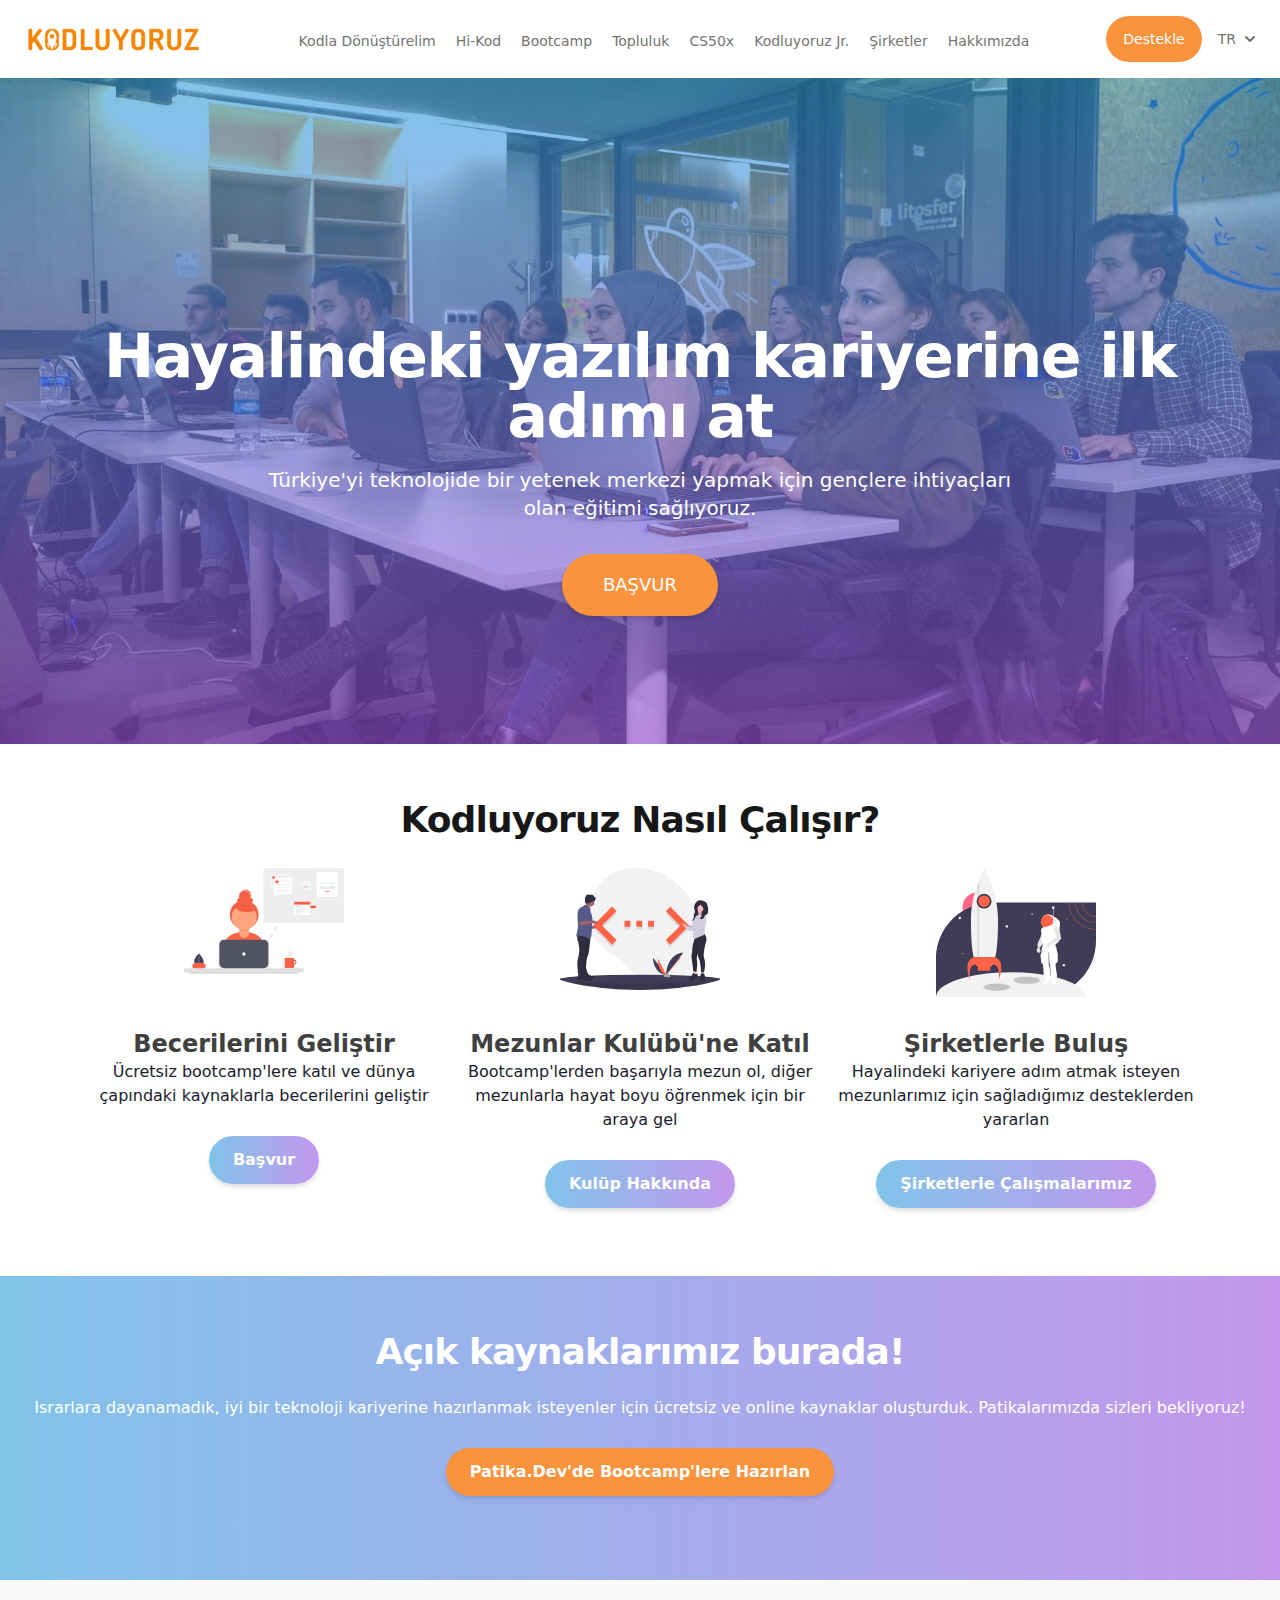
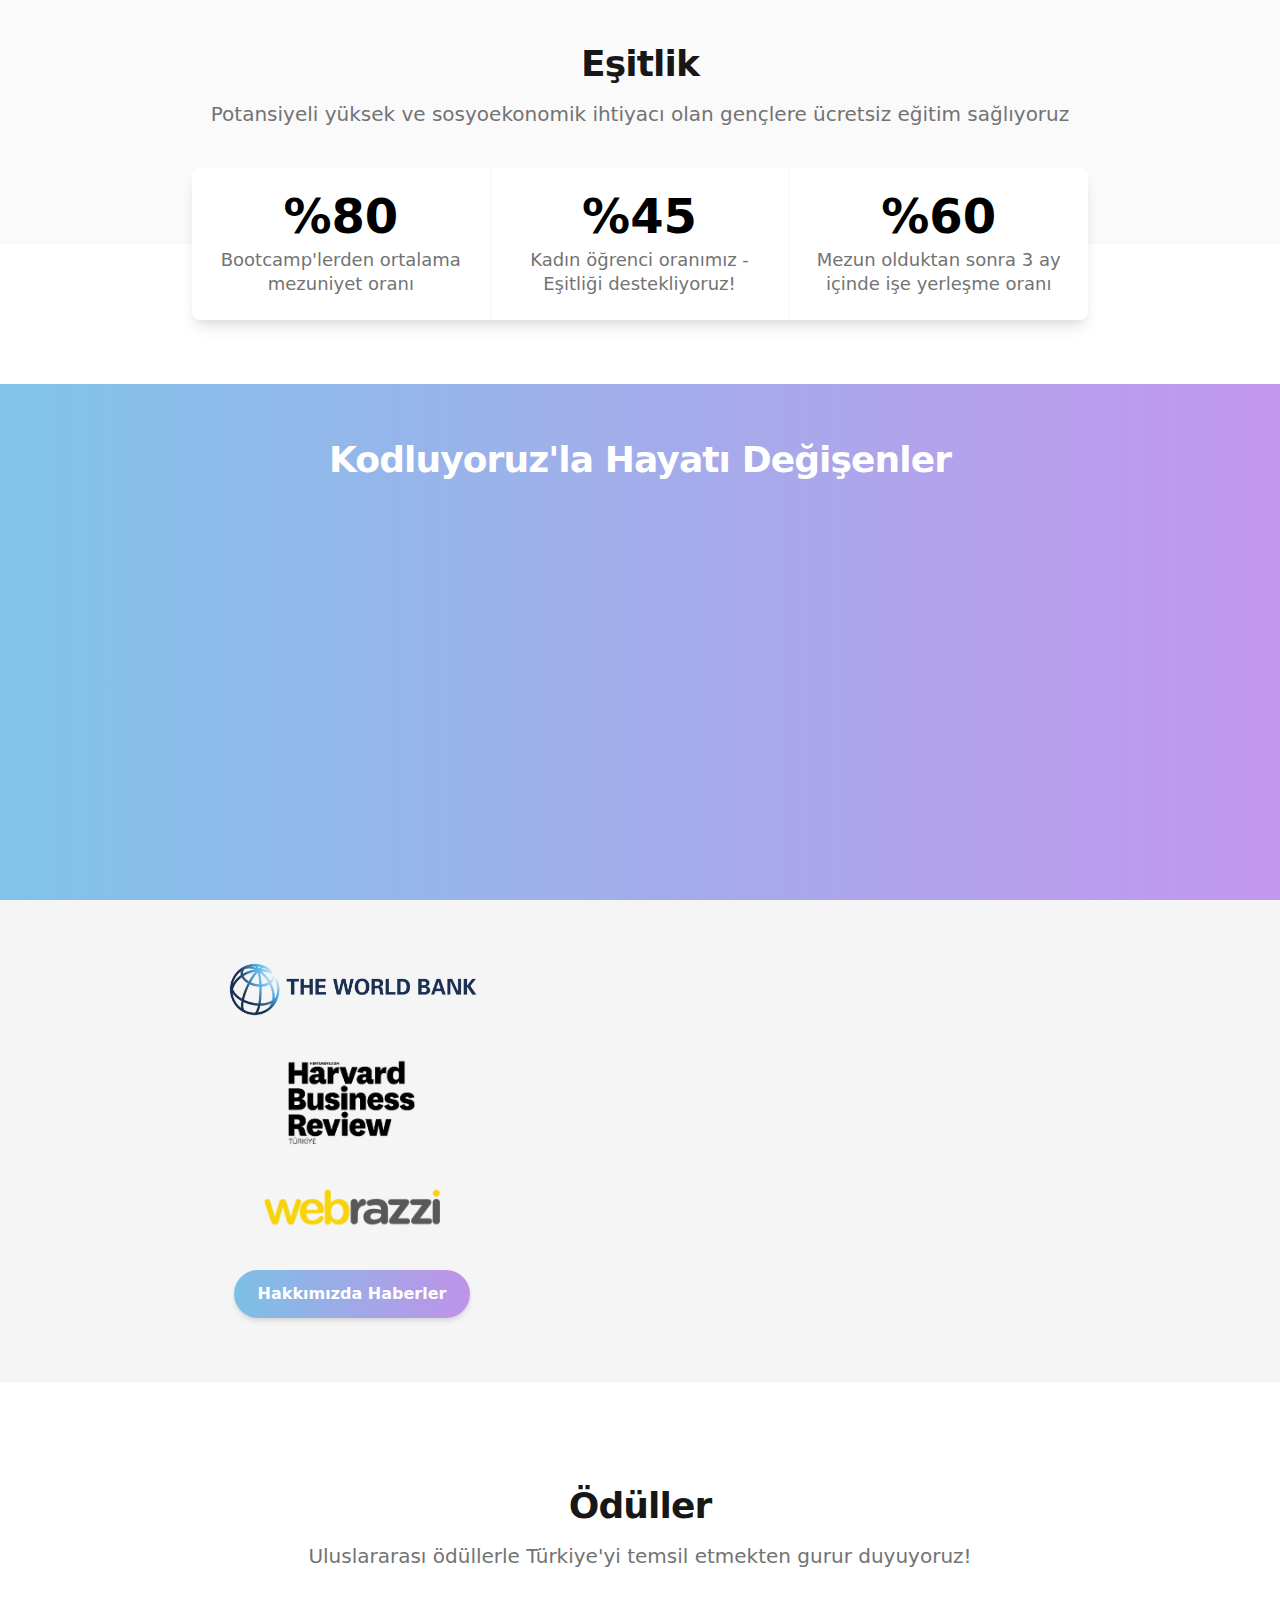
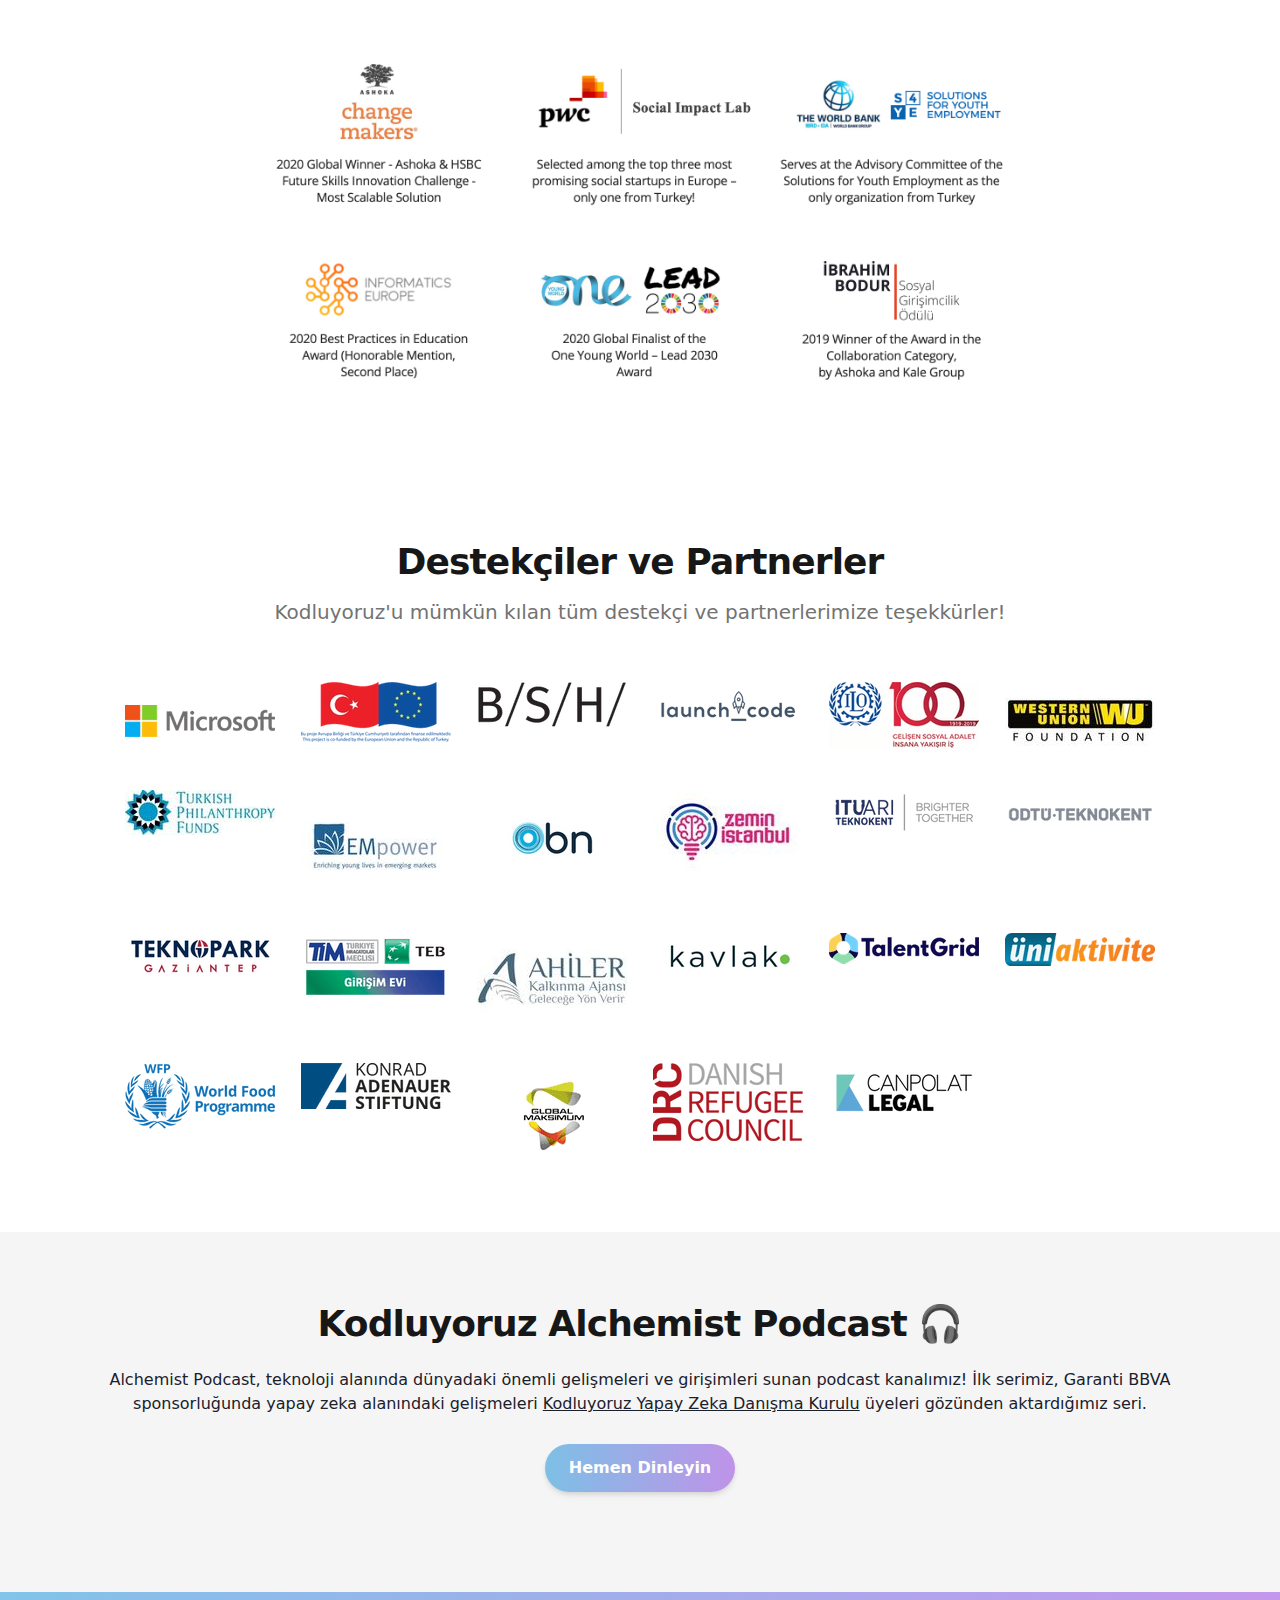
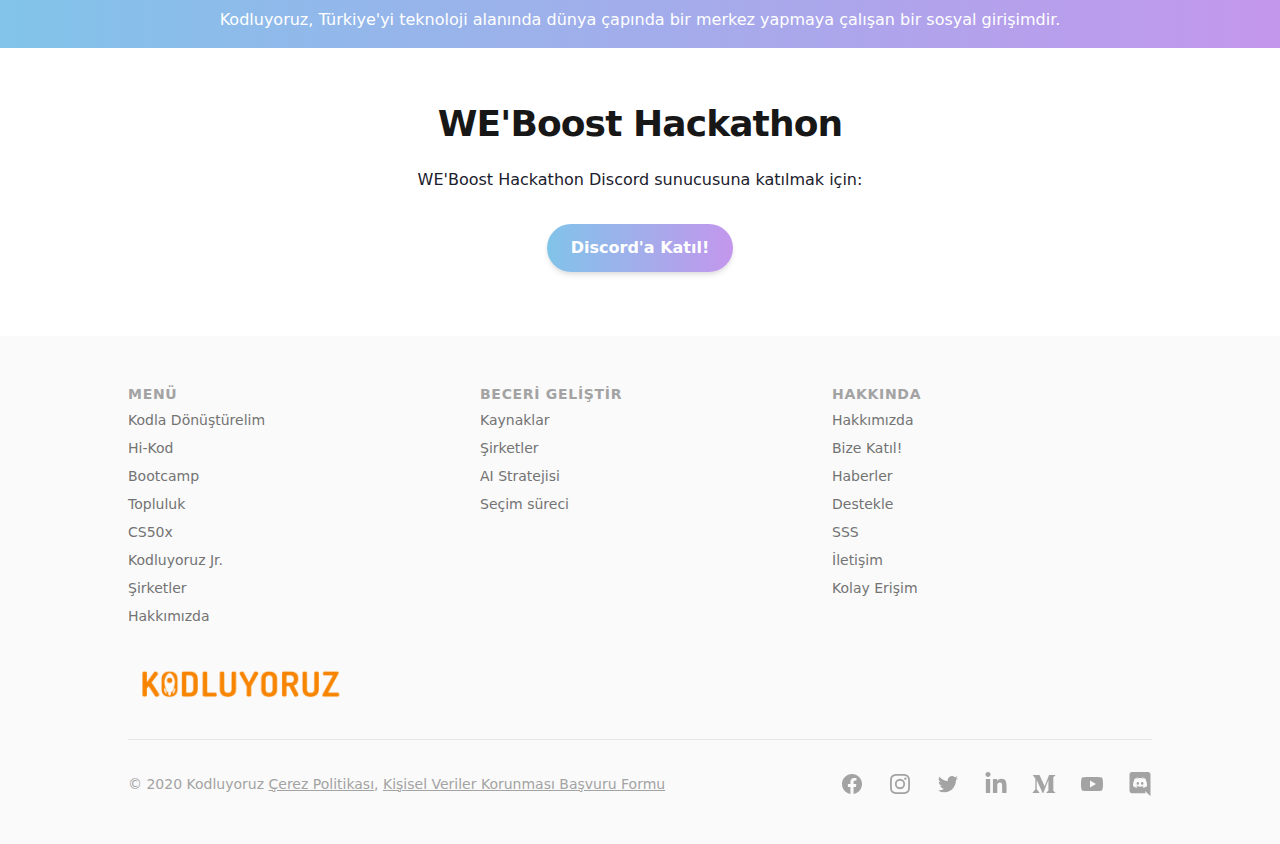
<file: index.html>
<!doctype html>
<html lang="tr">
<head>
    <meta charset="UTF-8">
    <meta name="viewport"
          content="width=device-width, user-scalable=no, initial-scale=1.0, maximum-scale=1.0, minimum-scale=1.0">
    <meta http-equiv="X-UA-Compatible" content="ie=edge">
    <link rel="shortcut icon" href="./images/favicon-32x32.png" type="image/png">
    <title>Kodluyoruz</title>
    <!-- CSS -->
    <link rel="stylesheet" href="./css/main.css">
    <link rel="stylesheet" href="./css/responsive/sections/home-sections.css">
</head>
<body>
<div class="container">
    <!-- Header -->
    <header>
        <div class="header-wrapper">
            <div class="header-sections">
                <div class="logo">
                    <a href="https://www.kodluyoruz.org/">
                        <img src="./images/kodluyoruz-logo.png" alt="Kodluyoruz Logo">
                    </a>
                </div>
                <div class="menu-items">
                    <a href="./kodla-donusturelim/index.html">Kodla Dönüştürelim</a>
                    <a href="./hi-kod/index.html">Hi-Kod</a>
                    <a href="./bootcamp/index.html">Bootcamp</a>
                    <a href="./community/index.html">Topluluk</a>
                    <a href="./cs50/index.html">CS50x</a>
                    <a href="./kodluyoruz-junior/index.html">Kodluyoruz Jr.</a>
                    <a href="./for-companies/index.html">Şirketler</a>
                    <a href="./about/index.html">Hakkımızda</a>
                </div>
                <div class="header-extras">
                    <div class="donate">
                        <a href="https://www.kodluyoruz.org/donate" target="_blank">
                            <span>Destekle</span>
                        </a>
                    </div>
                    <div class="change-language">
                        <span>
                            <button type="button">
                                TR
                                <svg class="-mr-1 ml-1 h-5 w-5" fill="currentColor" viewBox="0 0 20 20"><path
                                        fill-fule="evenodd"
                                        d="M5.293 7.293a1 1 0 011.414 0L10 10.586l3.293-3.293a1 1 0 111.414 1.414l-4 4a1 1 0 01-1.414 0l-4-4a1 1 0 010-1.414z"
                                        clip-rule="evenodd"></path></svg>
                            </button>
                        </span>
                    </div>
                </div>
                <div class="hamburger-menu">
                    <span></span>
                    <span></span>
                    <span></span>
                </div>
            </div>
        </div>
    </header>
    <!-- Header -->
    <!-- Mobile Menu -->
    <div class="mobile-menu">
        <div class="menu-items">
            <a href="./kodla-donusturelim/index.html">Kodla Dönüştürelim</a>
            <a href="./hi-kod/index.html">Hi-Kod</a>
            <a href="./bootcamp/index.html">Bootcamp</a>
            <a href="./community/index.html">Topluluk</a>
            <a href="./cs50/index.html">CS50x</a>
            <a href="./kodluyoruz-junior/index.html">Kodluyoruz Jr.</a>
            <a href="./for-companies/index.html">Şirketler</a>
            <a href="./about/index.html">Hakkımızda</a>
        </div>
        <div class="mobile-menu-extras">
            <div class="donate">
                <a href="#">
                    <span>Destekle</span>
                </a>
            </div>
            <div class="change-language">
                <span>TR</span> | <span>EN</span>
            </div>
        </div>
    </div>
    <!-- Mobile Menu -->
    <!-- Hero Section -->
    <section class="hero section-hero-defaults">
        <div class="wrapper section-hero-wrapper-defaults">
            <div>
                <h2>Hayalindeki yazılım kariyerine ilk adımı at</h2>
                <div class="mission">
                    <p>
                        Türkiye'yi teknolojide bir yetenek merkezi yapmak için gençlere ihtiyaçları olan eğitimi sağlıyoruz.
                    </p>
                </div>
                <div class="apply">
                    <a href="./bootcamp/index.html" class="apply-button orange-fade-btn">
                        BAŞVUR
                    </a>
                </div>
            </div>
        </div>
    </section>
    <!-- Hero Section -->
    <!-- How It Works Section -->
    <section class="how-it-works section-defaults section-paddings-y40">
        <section class="wrapper section-wrapper-defaults">
            <div class="title mb-24">
                <h2 class="section-title">Kodluyoruz Nasıl Çalışır?</h2>
            </div>
            <div class="feature-blocks d-flex justify-center align-center f-nowrap">
                <div class="blocks-wrapper">
                    <div class="block d-flex direct-col justify-stretch align-center">
                        <div class="image">
                            <div class="image-wrapper">
                                <img src="./images/feature-block-1.svg" alt="Becerilerini Geliştir">
                            </div>
                        </div>
                        <div class="title">Becerilerini Geliştir</div>
                        <div class="description">
                            <p>
                                Ücretsiz bootcamp'lere katıl ve dünya çapındaki kaynaklarla becerilerini geliştir
                            </p>
                        </div>
                        <div class="button">
                            <a href="./bootcamp/index.html" class="gradient-underline-btn">Başvur</a>
                        </div>
                    </div>
                    <div class="block d-flex direct-col justify-stretch align-center">
                        <div class="image">
                            <div class="image-wrapper">
                                <img src="./images/feature-block-2.svg" alt="Mezunlar Kulübü'ne Katıl">
                            </div>
                        </div>
                        <div class="title">Mezunlar Kulübü'ne Katıl</div>
                        <div class="description">
                            <p>
                                Bootcamp'lerden başarıyla mezun ol, diğer mezunlarla hayat boyu öğrenmek için bir araya gel
                            </p>
                        </div>
                        <div class="button">
                            <a href="./community/index.html" class="gradient-underline-btn">Kulüp Hakkında</a>
                        </div>
                    </div>
                    <div class="block d-flex direct-col justify-stretch align-center">
                        <div class="image">
                            <div class="image-wrapper">
                                <img src="./images/feature-block-3.svg" alt="Şirketlerle Buluş">
                            </div>
                        </div>
                        <div class="title">Şirketlerle Buluş</div>
                        <div class="description">
                            <p>
                                Hayalindeki kariyere adım atmak isteyen mezunlarımız için sağladığımız desteklerden yararlan
                            </p>
                        </div>
                        <div class="button">
                            <a href="./for-companies/index.html" class="gradient-underline-btn">Şirketlerle Çalışmalarımız</a>
                        </div>
                    </div>
                </div>
            </div>
        </section>
    </section>
    <!-- How It Works Section -->
    <!-- Open Source Section -->
    <section class="open-source section-defaults section-paddings-y40 section-gradient">
        <div class="wrapper section-wrapper-defaults">
            <div class="title mb-24">
                <h2 class="section-title-white">Açık kaynaklarımız burada!</h2>
            </div>
            <p>
                Israrlara dayanamadık, iyi bir teknoloji kariyerine hazırlanmak isteyenler için ücretsiz ve online kaynaklar oluşturduk. Patikalarımızda sizleri bekliyoruz!
            </p>
            <div class="button d-flex justify-center align-center">
                <a href="https://www.patika.dev/" target="_blank" class="orange-underline-btn">Patika.Dev'de Bootcamp'lere Hazırlan</a>
            </div>
        </div>
    </section>
    <!-- Open Source Section -->
    <!-- Equality Section -->
    <section class="equality section-defaults">
        <div class="wrapper">
            <div class="top">
                <h2 class="section-title">Eşitlik</h2>
                <p class="section-paragraph">
                    Potansiyeli yüksek ve sosyoekonomik ihtiyacı olan gençlere ücretsiz eğitim sağlıyoruz
                </p>
            </div>
            <div class="odds d-flex justify-center align-start">
                <div class="absolute-gray"></div>
                <div class="odds-wrapper">
                    <div class="odd">
                        <p class="percent">%80</p>
                        <p class="description">Bootcamp'lerden ortalama mezuniyet oranı</p>
                    </div>
                    <div class="odd">
                        <p class="percent">%45</p>
                        <p class="description">Kadın öğrenci oranımız - Eşitliği destekliyoruz!</p>
                    </div>
                    <div class="odd">
                        <p class="percent">%60</p>
                        <p class="description">Mezun olduktan sonra 3 ay içinde işe yerleşme oranı</p>
                    </div>
                </div>
            </div>
        </div>
    </section>
    <!-- Equality Section -->
    <!-- Success Stories Section -->
    <section class="success-stories section-defaults section-paddings-y40 section-gradient">
        <div class="wrapper section-wrapper-defaults">
            <div class="title mb-24">
                <h2 class="section-title-white">Kodluyoruz'la Hayatı Değişenler</h2>
            </div>
            <div class="videos d-flex justify-center align-center">
                <div class="video">
                    <iframe width="504" height="300" src="https://www.youtube.com/embed/2gZ-lx3oI5s" title="YouTube video player" frameborder="0" allow="accelerometer; autoplay; clipboard-write; encrypted-media; gyroscope; picture-in-picture" allowfullscreen></iframe>
                </div>
                <div class="video">
                    <iframe width="504" height="300" src="https://www.youtube.com/embed/9UlvqXwUti8" title="YouTube video player" frameborder="0" allow="accelerometer; autoplay; clipboard-write; encrypted-media; gyroscope; picture-in-picture" allowfullscreen></iframe>
                </div>
            </div>
        </div>
    </section>
    <!-- Success Stories Section -->
    <!-- Promotion Section -->
    <section class="promotion section-defaults section-paddings-y40 section-light-gray">
        <div class="wrapper section-wrapper-defaults">
            <div class="promotion-grid">
                <div class="sponsors d-flex direct-col justify-center align-center">
                    <div class="sponsor">
                        <a href="https://blogs.worldbank.org/jobs/meet-3-young-leaders-tackling-youth-unemployment" target="_blank">
                            <img src="./images/the-world-bank.png" alt="The World Bank">
                        </a>
                    </div>
                    <div class="sponsor">
                        <a href="https://hbrturkiye.com/blog/egitim-sistemlerinin-donusen-ekonomiye-yetismesinin-yollari" target="_blank">
                            <img src="./images/harvard-business-review.png" alt="Harvard Business Review Türkiye">
                        </a>
                    </div>
                    <div class="sponsor">
                        <a href="https://webrazzi.com/2017/01/27/kodluyoruz-org-kod-okuryazarligini-yazilimci-istihamini-hizlandiran-sosyal-girisim/" target="_blank">
                            <img src="./images/webrazzi.png" alt="webrazzi">
                        </a>
                    </div>
                    <div class="button">
                        <a href="https://www.kodluyoruz.org/news" target="_blank" class="gradient-underline-btn">Hakkımızda Haberler</a>
                    </div>
                </div>
                <div class="video">
                    <iframe width="504" height="300" src="https://www.youtube.com/embed/ZX13KoNPSpw" title="YouTube video player" frameborder="0" allow="accelerometer; autoplay; clipboard-write; encrypted-media; gyroscope; picture-in-picture" allowfullscreen></iframe>
                </div>
            </div>
        </div>
    </section>
    <!-- Promotion Section -->
    <!-- Awards Section -->
    <section class="awards section-defaults section-paddings-y40">
        <div class="wrapper mx-auto">
            <div class="texts">
                <h2 class="section-title">Ödüller</h2>
                <p class="section-paragraph">Uluslararası ödüllerle Türkiye'yi temsil etmekten gurur duyuyoruz!</p>
            </div>
            <div class="awards-wrapper">
                <img src="./images/awards.png" alt="Awards">
            </div>
        </div>
    </section>
    <!-- Awards Section -->
    <!-- Partners Section -->
    <section class="partners section-defaults section-paddings-y40">
        <div class="wrapper">
            <div class="texts">
                <h2 class="section-title">Destekçiler ve Partnerler</h2>
                <p class="section-paragraph">Kodluyoruz'u mümkün kılan tüm destekçi ve partnerlerimize teşekkürler!</p>
            </div>
            <div class="partners-grid d-flex justify-center align-center">
                <div class="partners-wrapper">
                    <div class="partner d-i-flex justify-center align-center">
                        <a href="https://www.microsoft.com/en-us/" target="_blank">
                            <img src="./images/partner-1.png" alt="Partner 1">
                        </a>
                    </div>
                    <div class="partner">
                        <a href="https://siviltoplumsektoru.org/en/" target="_blank">
                            <img src="./images/partner-2.png" alt="Partner 2">
                        </a>
                    </div>
                    <div class="partner">
                        <a href="https://www.bsh-group.com/tr/" target="_blank">
                            <img src="./images/partner-3.png" alt="Partner 3">
                        </a>
                    </div>
                    <div class="partner">
                        <a href="https://www.launchcode.org/" target="_blank">
                            <img src="./images/partner-4.png" alt="Partner 4">
                        </a>
                    </div>
                    <div class="partner">
                        <a href="https://www.ilo.org/ankara/lang--tr/index.htm" target="_blank">
                            <img src="./images/partner-5.png" alt="Partner 5">
                        </a>
                    </div>
                    <div class="partner">
                        <a href="https://www.westernunion.com/foundation/" target="_blank">
                            <img src="./images/partner-6.jpg" alt="Partner 6">
                        </a>
                    </div>
                    <div class="partner">
                        <a href="https://donate.tpfund.org/campaign/kodluyoruz/c242409" target="_blank">
                            <img src="./images/partner-7.jpeg" alt="Partner 7">
                        </a>
                    </div>
                    <div class="partner">
                        <a href="https://empowerweb.org/" target="_blank">
                            <img src="./images/partner-8.jpg" alt="Partner 8">
                        </a>
                    </div>
                    <div class="partner">
                        <a href="https://baslangicnoktasi.org/" target="_blank">
                            <img src="./images/partner-9.png" alt="Partner 9">
                        </a>
                    </div>
                    <div class="partner">
                        <a href="https://zeministanbul.ist/tr/" target="_blank">
                            <img src="./images/partner-10.jpg" alt="Partner 10">
                        </a>
                    </div>
                    <div class="partner">
                        <a href="https://www.ariteknokent.com.tr/tr" target="_blank">
                            <img src="./images/partner-11.png" alt="Partner 11">
                        </a>
                    </div>
                    <div class="partner">
                        <a href="http://odtuteknokent.com.tr/tr" target="_blank">
                            <img src="./images/partner-12.png" alt="Partner 12">
                        </a>
                    </div>
                    <div class="partner">
                        <a href="https://www.gaziantepteknopark.com.tr/" target="_blank">
                            <img src="./images/partner-13.png" alt="Partner 13">
                        </a>
                    </div>
                    <div class="partner">
                        <a href="https://www.teblegirisim.com/" target="_blank">
                            <img src="./images/partner-14.png" alt="Partner 14">
                        </a>
                    </div>
                    <div class="partner">
                        <a href="https://www.ahika.gov.tr/" target="_blank">
                            <img src="./images/partner-15.jpg" alt="Partner 15">
                        </a>
                    </div>
                    <div class="partner">
                        <a href="https://www.kavlak.av.tr/" target="_blank">
                            <img src="./images/partner-16.png" alt="Partner 16">
                        </a>
                    </div>
                    <div class="partner">
                        <a href="https://talentgrid.io/?source=kodluyoruz" target="_blank">
                            <img src="./images/partner-17.png" alt="Partner 17">
                        </a>
                    </div>
                    <div class="partner">
                        <a href="https://www.uniaktivite.com/" target="_blank">
                            <img src="./images/partner-18.png" alt="Partner 18">
                        </a>
                    </div>
                    <div class="partner">
                        <a href="https://www.wfp.org/countries/turkey" target="_blank">
                            <img src="./images/partner-19.png" alt="Partner 19">
                        </a>
                    </div>
                    <div class="partner">
                        <a href="https://www.kas.de/en/home" target="_blank">
                            <img src="./images/partner-20.png" alt="Partner 20">
                        </a>
                    </div>
                    <div class="partner">
                        <img src="./images/partner-21.png" alt="Partner 21">
                    </div>
                    <div class="partner">
                        <a href="https://drc.ngo/" target="_blank">
                            <img src="./images/partner-22.png" alt="Partner 22">
                        </a>
                    </div>
                    <div class="partner">
                        <a href="https://www.canpolatlegal.com/" target="_blank">
                            <img src="./images/partner-23.png" alt="Partner 23">
                        </a>
                    </div>
                </div>
            </div>
        </div>
    </section>
    <!-- Partners Section -->
    <!-- Podcast Section -->
    <section class="podcast section-defaults section-paddings-y40 section-light-gray">
        <div class="wrapper section-wrapper-defaults">
            <div class="details">
                <div class="title mb-24">
                    <h2 class="section-title">Kodluyoruz Alchemist Podcast 🎧</h2>
                </div>
                <p class="thin-section-paragraph">
                    Alchemist Podcast, teknoloji alanında dünyadaki önemli gelişmeleri ve girişimleri sunan podcast
                    kanalımız! İlk serimiz, Garanti BBVA sponsorluğunda yapay zeka alanındaki gelişmeleri
                    <a href="https://www.kodluyoruz.org/ai-strategy" class="orange-link-thin">Kodluyoruz Yapay Zeka
                        Danışma Kurulu</a> üyeleri gözünden aktardığımız seri.
                </p>
                <div class="button">
                    <a href="https://open.spotify.com/show/1s3hWl6tMQYtkdihHP3Alq" target="_blank" class="gradient-underline-btn">Hemen Dinleyin</a>
                </div>
            </div>
        </div>
    </section>
    <!-- Podcast Section -->
    <!-- Mission Section -->
    <div class="mission gradient-bg">
        <div class="mission-wrapper">
            <p>
                Kodluyoruz, Türkiye'yi teknoloji alanında dünya çapında bir merkez yapmaya çalışan bir sosyal girişimdir.
            </p>
        </div>
    </div>
    <!-- Mission Section -->
    <!-- WE'Boost Hackathon Section -->
    <section class="weboost section-defaults section-paddings-y40">
        <div class="wrapper section-wrapper-defaults">
            <div class="title mb-24">
                <h2 class="section-title">WE'Boost Hackathon</h2>
            </div>
            <div class="description">
                <p class="thin-section-paragraph">
                    WE'Boost Hackathon Discord sunucusuna katılmak için:
                    <br><br>
                </p>
                <div class="button">
                    <a href="https://discord.gg/HSBUnzjTc4" class="gradient-underline-btn">Discord'a Katıl!</a>
                </div>
            </div>
        </div>
    </section>
    <!-- WE'Boost Hackathon Section -->
    <!-- Footer -->
    <div class="footer">
        <div class="footer-wrapper">
            <div class="wrapper-grid-1">
                <div class="wrapper-grid-2">
                    <div class="footer-link-sections">
                        <div class="section">
                            <h4>Menü</h4>
                            <ul>
                                <li><a href="./kodla-donusturelim/index.html">Kodla Dönüştürelim</a></li>
                                <li><a href="./hi-kod/index.html">Hi-Kod</a></li>
                                <li><a href="./bootcamp/index.html">Bootcamp</a></li>
                                <li><a href="./community">Topluluk</a></li>
                                <li><a href="./cs50/index.html">CS50x</a></li>
                                <li><a href="./kodluyoruz-junior/index.html">Kodluyoruz Jr.</a></li>
                                <li><a href="./for-companies/index.html">Şirketler</a></li>
                                <li><a href="./about/index.html">Hakkımızda</a></li>
                            </ul>
                        </div>
                        <div class="section">
                            <h4>Beceri Geliştir</h4>
                            <ul>
                                <li><a href="https://www.kodluyoruz.org/resources" target="_blank">Kaynaklar</a></li>
                                <li><a href="./for-companies/index.html">Şirketler</a></li>
                                <li><a href="https://www.kodluyoruz.org/ai-strategy" target="_blank">AI Stratejisi</a></li>
                                <li><a href="https://www.kodluyoruz.org/bootcamp/admission" target="_blank">Seçim süreci</a></li>
                            </ul>
                        </div>
                        <div class="section">
                            <h4>Hakkında</h4>
                            <ul>
                                <li><a href="./about/index.html">Hakkımızda</a></li>
                                <li><a href="https://www.kodluyoruz.org/jobs" target="_blank">Bize Katıl!</a></li>
                                <li><a href="https://www.kodluyoruz.org/news" target="_blank">Haberler</a></li>
                                <li><a href="https://www.kodluyoruz.org/donate" target="_blank">Destekle</a></li>
                                <li><a href="./faq/index.html">SSS</a></li>
                                <li><a href="./contact/index.html">İletişim</a></li>
                                <li><a href="https://www.kodluyoruz.org/links" target="_blank">Kolay Erişim</a></li>
                            </ul>
                        </div>
                    </div>
                </div>
                <div class="logo">
                    <img src="./images/logo-one.png" alt="Kodluyoruz Logo">
                </div>
            </div>
            <div class="footer-bottom">
                <div class="footer-bottom-wrapper">
                    <div class="footer-bottom-copyright">
                        <p>© 2020 Kodluyoruz <a href="https://cdn.sanity.io/files/9kdepi1d/production/a9971b686af8f40fed30a4b2deba0c4fce31b5b7.pdf" target="_blank">Çerez Politikası</a>, <a href="https://cdn.sanity.io/files/9kdepi1d/production/d5b01329809f92dfbd03e6b103cb65c58d85fd9b.pdf" target="_blank">Kişisel Veriler Korunması Başvuru Formu</a></p>
                    </div>
                    <div class="footer-bottom-social">
                        <a href="https://www.facebook.com/kodluyoruztr/" target="_blank">
                            <svg class="h-6 w-6" fill="currentColor" viewBox="0 0 24 24"><path fill-rule="evenodd" d="M22 12c0-5.523-4.477-10-10-10S2 6.477 2 12c0 4.991 3.657 9.128 8.438 9.878v-6.987h-2.54V12h2.54V9.797c0-2.506 1.492-3.89 3.777-3.89 1.094 0 2.238.195 2.238.195v2.46h-1.26c-1.243 0-1.63.771-1.63 1.562V12h2.773l-.443 2.89h-2.33v6.988C18.343 21.128 22 16.991 22 12z" clip-rule="evenodd"></path></svg>
                        </a>
                        <a href="https://www.instagram.com/kodluyoruz/" target="_blank">
                            <svg class="h-6 w-6" fill="currentColor" viewBox="0 0 24 24"><path fill-rule="evenodd" d="M12.315 2c2.43 0 2.784.013 3.808.06 1.064.049 1.791.218 2.427.465a4.902 4.902 0 011.772 1.153 4.902 4.902 0 011.153 1.772c.247.636.416 1.363.465 2.427.048 1.067.06 1.407.06 4.123v.08c0 2.643-.012 2.987-.06 4.043-.049 1.064-.218 1.791-.465 2.427a4.902 4.902 0 01-1.153 1.772 4.902 4.902 0 01-1.772 1.153c-.636.247-1.363.416-2.427.465-1.067.048-1.407.06-4.123.06h-.08c-2.643 0-2.987-.012-4.043-.06-1.064-.049-1.791-.218-2.427-.465a4.902 4.902 0 01-1.772-1.153 4.902 4.902 0 01-1.153-1.772c-.247-.636-.416-1.363-.465-2.427-.047-1.024-.06-1.379-.06-3.808v-.63c0-2.43.013-2.784.06-3.808.049-1.064.218-1.791.465-2.427a4.902 4.902 0 011.153-1.772A4.902 4.902 0 015.45 2.525c.636-.247 1.363-.416 2.427-.465C8.901 2.013 9.256 2 11.685 2h.63zm-.081 1.802h-.468c-2.456 0-2.784.011-3.807.058-.975.045-1.504.207-1.857.344-.467.182-.8.398-1.15.748-.35.35-.566.683-.748 1.15-.137.353-.3.882-.344 1.857-.047 1.023-.058 1.351-.058 3.807v.468c0 2.456.011 2.784.058 3.807.045.975.207 1.504.344 1.857.182.466.399.8.748 1.15.35.35.683.566 1.15.748.353.137.882.3 1.857.344 1.054.048 1.37.058 4.041.058h.08c2.597 0 2.917-.01 3.96-.058.976-.045 1.505-.207 1.858-.344.466-.182.8-.398 1.15-.748.35-.35.566-.683.748-1.15.137-.353.3-.882.344-1.857.048-1.055.058-1.37.058-4.041v-.08c0-2.597-.01-2.917-.058-3.96-.045-.976-.207-1.505-.344-1.858a3.097 3.097 0 00-.748-1.15 3.098 3.098 0 00-1.15-.748c-.353-.137-.882-.3-1.857-.344-1.023-.047-1.351-.058-3.807-.058zM12 6.865a5.135 5.135 0 110 10.27 5.135 5.135 0 010-10.27zm0 1.802a3.333 3.333 0 100 6.666 3.333 3.333 0 000-6.666zm5.338-3.205a1.2 1.2 0 110 2.4 1.2 1.2 0 010-2.4z" clip-rule="evenodd"></path></svg>
                        </a>
                        <a href="https://twitter.com/kodluyoruz" target="_blank">
                            <svg class="h-6 w-6" fill="currentColor" viewBox="0 0 24 24"><path d="M8.29 20.251c7.547 0 11.675-6.253 11.675-11.675 0-.178 0-.355-.012-.53A8.348 8.348 0 0022 5.92a8.19 8.19 0 01-2.357.646 4.118 4.118 0 001.804-2.27 8.224 8.224 0 01-2.605.996 4.107 4.107 0 00-6.993 3.743 11.65 11.65 0 01-8.457-4.287 4.106 4.106 0 001.27 5.477A4.072 4.072 0 012.8 9.713v.052a4.105 4.105 0 003.292 4.022 4.095 4.095 0 01-1.853.07 4.108 4.108 0 003.834 2.85A8.233 8.233 0 012 18.407a11.616 11.616 0 006.29 1.84"></path></svg>
                        </a>
                        <a href="https://www.linkedin.com/company/kodluyoruz/" target="_blank">
                            <svg stroke="currentColor" fill="currentColor" stroke-width="0" viewBox="0 0 448 512" class="w-6 h-6" xmlns="http://www.w3.org/2000/svg"><path d="M100.28 448H7.4V148.9h92.88zM53.79 108.1C24.09 108.1 0 83.5 0 53.8a53.79 53.79 0 0 1 107.58 0c0 29.7-24.1 54.3-53.79 54.3zM447.9 448h-92.68V302.4c0-34.7-.7-79.2-48.29-79.2-48.29 0-55.69 37.7-55.69 76.7V448h-92.78V148.9h89.08v40.8h1.3c12.4-23.5 42.69-48.3 87.88-48.3 94 0 111.28 61.9 111.28 142.3V448z"></path></svg>
                        </a>
                        <a href="https://medium.com/kodluyoruz/" target="_blank">
                            <svg stroke="currentColor" fill="currentColor" stroke-width="0" viewBox="0 0 512 512" class="h-6 w-6" xmlns="http://www.w3.org/2000/svg"><path d="M71.5 142.3c.6-5.9-1.7-11.8-6.1-15.8L20.3 72.1V64h140.2l108.4 237.7L364.2 64h133.7v8.1l-38.6 37c-3.3 2.5-5 6.7-4.3 10.8v272c-.7 4.1 1 8.3 4.3 10.8l37.7 37v8.1H307.3v-8.1l39.1-37.9c3.8-3.8 3.8-5 3.8-10.8V171.2L241.5 447.1h-14.7L100.4 171.2v184.9c-1.1 7.8 1.5 15.6 7 21.2l50.8 61.6v8.1h-144v-8L65 377.3c5.4-5.6 7.9-13.5 6.5-21.2V142.3z"></path></svg>
                        </a>
                        <a href="https://www.youtube.com/channel/UCSnIf-v95OSGIv9H7d2R2lw" target="_blank">
                            <svg stroke="currentColor" fill="currentColor" stroke-width="0" version="1.2" baseProfile="tiny" viewBox="0 0 24 24" class="h-6 w-6" xmlns="http://www.w3.org/2000/svg"><path d="M22.8 8.6c-.2-1.5-.4-2.6-1-3-.6-.5-5.8-.6-9.8-.6s-9.2.1-9.8.6c-.6.4-.8 1.5-1 3s-.2 2.4-.2 3.4 0 1.9.2 3.4.4 2.6 1 3c.6.5 5.8.6 9.8.6 4 0 9.2-.1 9.8-.6.6-.4.8-1.5 1-3s.2-2.4.2-3.4 0-1.9-.2-3.4zm-12.8 7v-7.2l6 3.6-6 3.6z"></path></svg>
                        </a>
                        <a href="https://discord.com/invite/huVN948" target="_blank">
                            <svg stroke="currentColor" fill="currentColor" stroke-width="0" viewBox="0 0 448 512" class="h-6 w-6" height="1em" width="1em" xmlns="http://www.w3.org/2000/svg"><path d="M297.216 243.2c0 15.616-11.52 28.416-26.112 28.416-14.336 0-26.112-12.8-26.112-28.416s11.52-28.416 26.112-28.416c14.592 0 26.112 12.8 26.112 28.416zm-119.552-28.416c-14.592 0-26.112 12.8-26.112 28.416s11.776 28.416 26.112 28.416c14.592 0 26.112-12.8 26.112-28.416.256-15.616-11.52-28.416-26.112-28.416zM448 52.736V512c-64.494-56.994-43.868-38.128-118.784-107.776l13.568 47.36H52.48C23.552 451.584 0 428.032 0 398.848V52.736C0 23.552 23.552 0 52.48 0h343.04C424.448 0 448 23.552 448 52.736zm-72.96 242.688c0-82.432-36.864-149.248-36.864-149.248-36.864-27.648-71.936-26.88-71.936-26.88l-3.584 4.096c43.52 13.312 63.744 32.512 63.744 32.512-60.811-33.329-132.244-33.335-191.232-7.424-9.472 4.352-15.104 7.424-15.104 7.424s21.248-20.224 67.328-33.536l-2.56-3.072s-35.072-.768-71.936 26.88c0 0-36.864 66.816-36.864 149.248 0 0 21.504 37.12 78.08 38.912 0 0 9.472-11.52 17.152-21.248-32.512-9.728-44.8-30.208-44.8-30.208 3.766 2.636 9.976 6.053 10.496 6.4 43.21 24.198 104.588 32.126 159.744 8.96 8.96-3.328 18.944-8.192 29.44-15.104 0 0-12.8 20.992-46.336 30.464 7.68 9.728 16.896 20.736 16.896 20.736 56.576-1.792 78.336-38.912 78.336-38.912z"></path></svg>
                        </a>
                    </div>
                </div>
            </div>
        </div>
    </div>
    <!-- Footer -->
</div>
<script src="./js/responsive.js" type="text/javascript"></script>
</body>
</html>
</file>
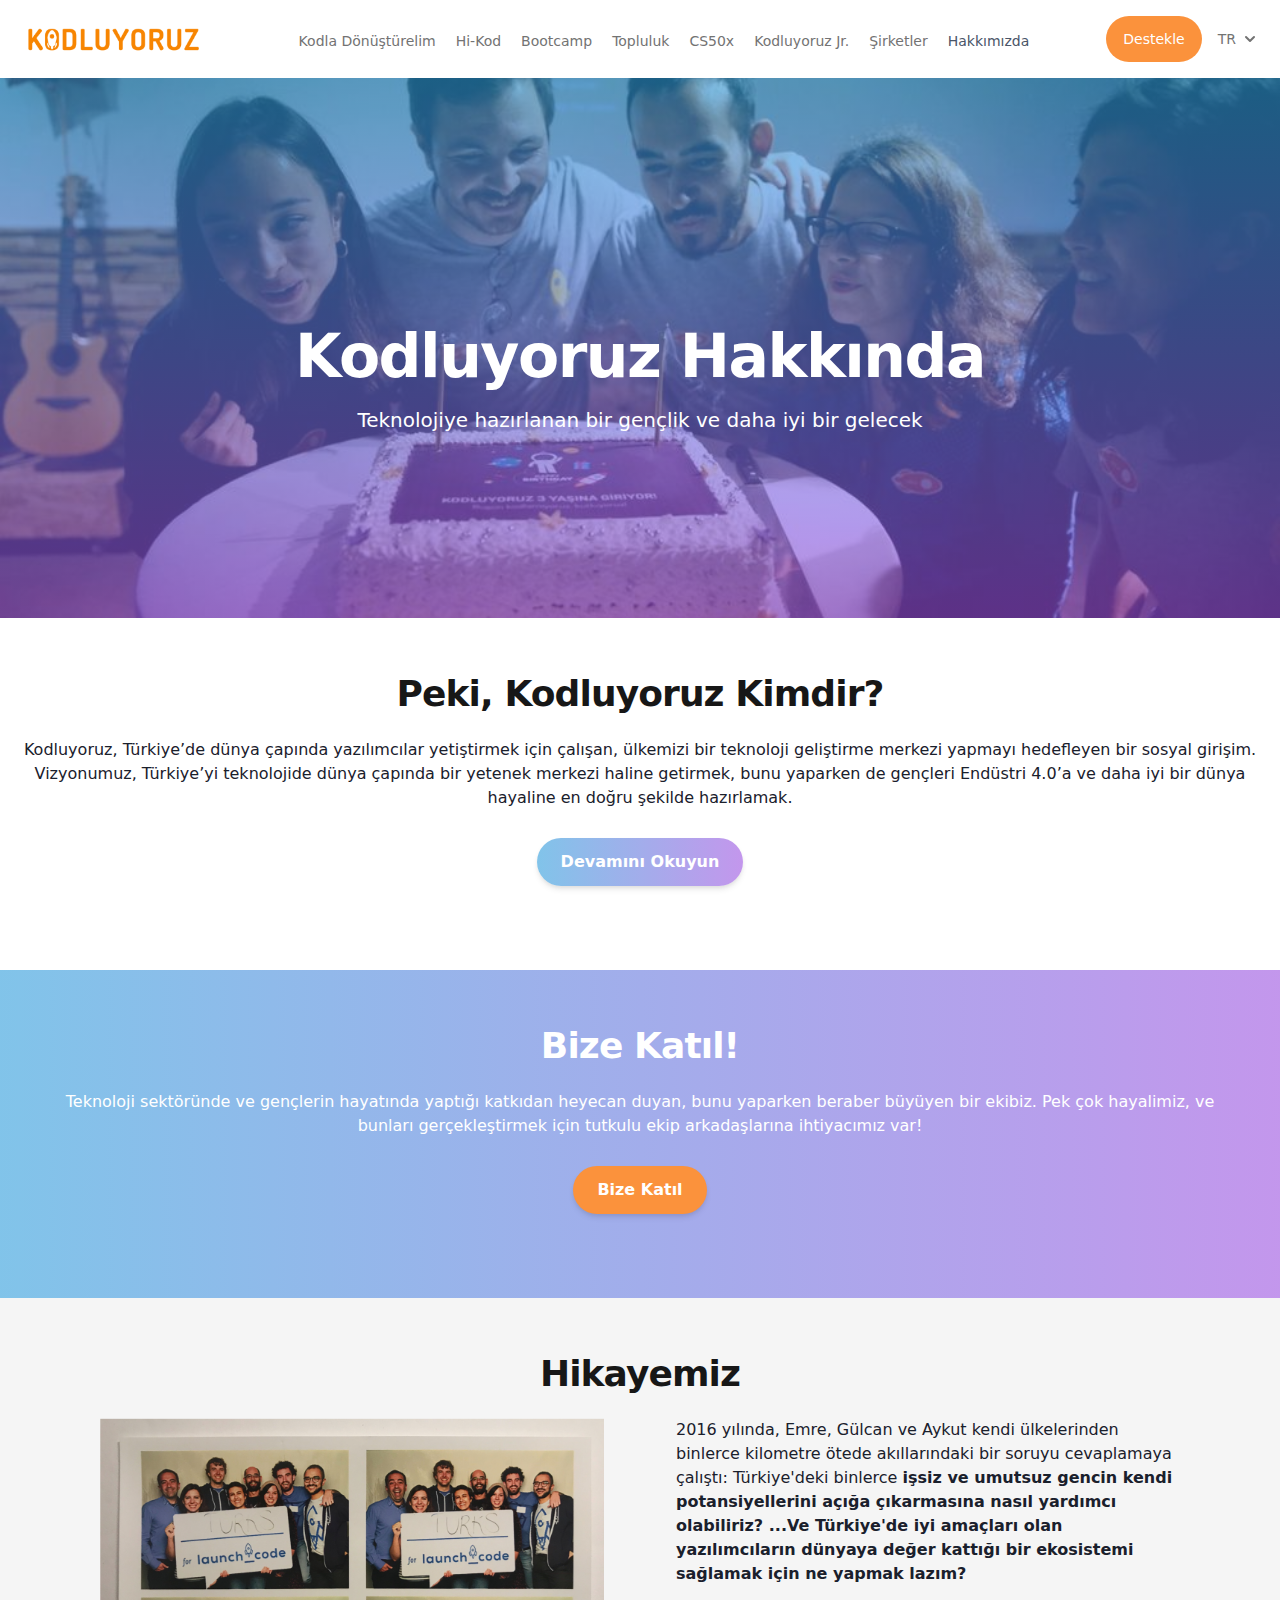
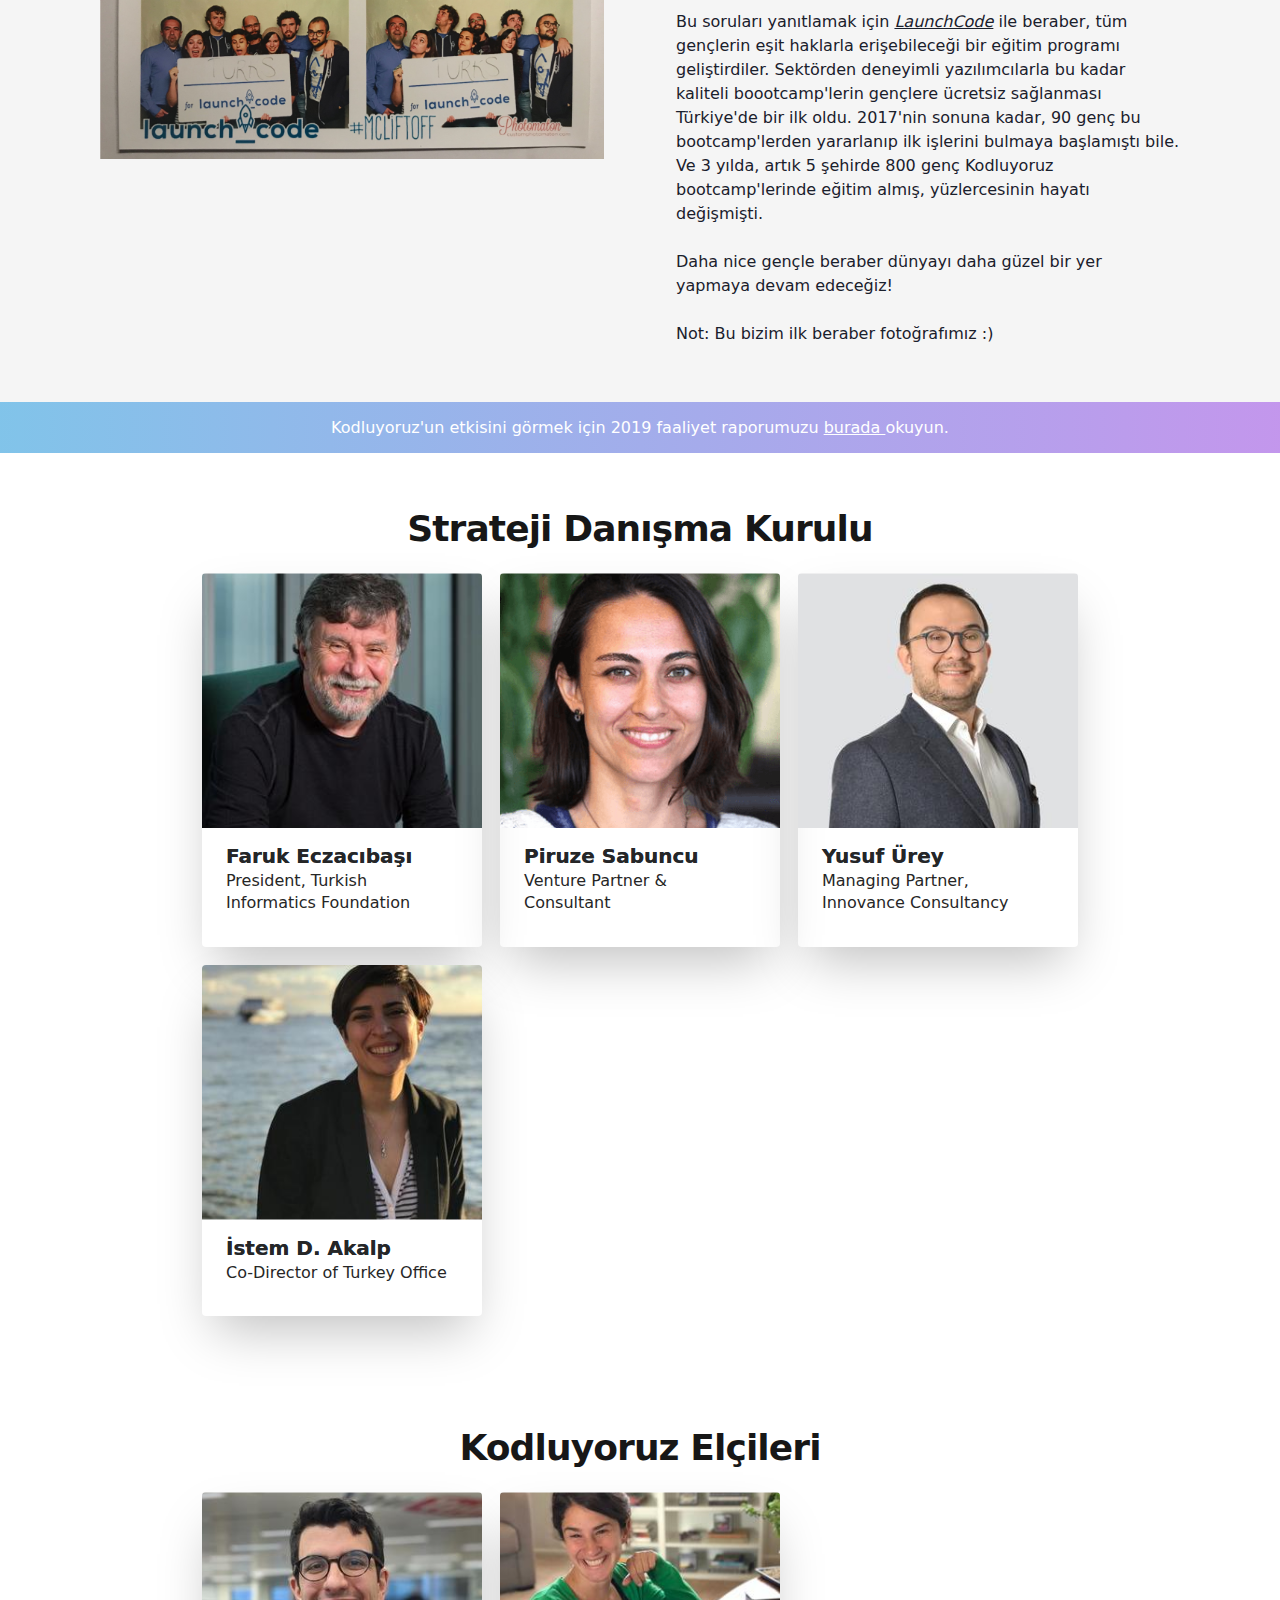
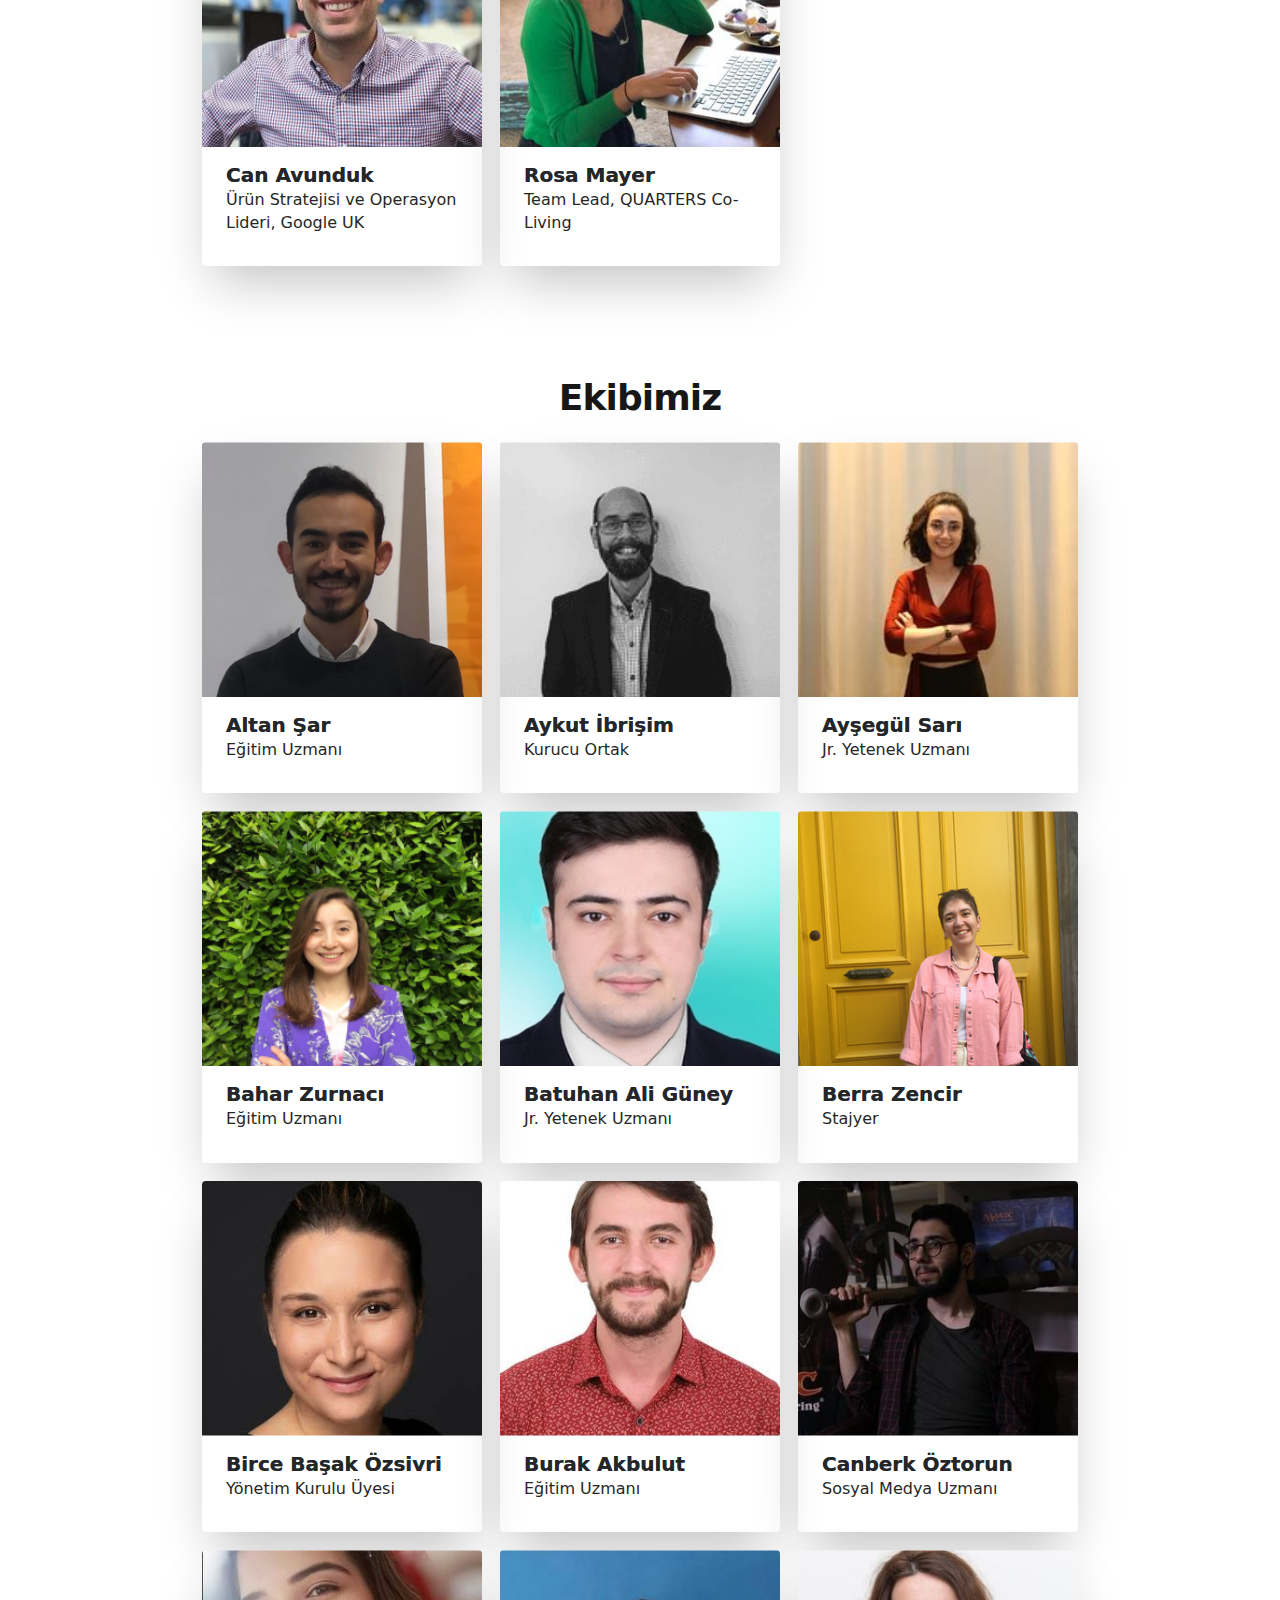
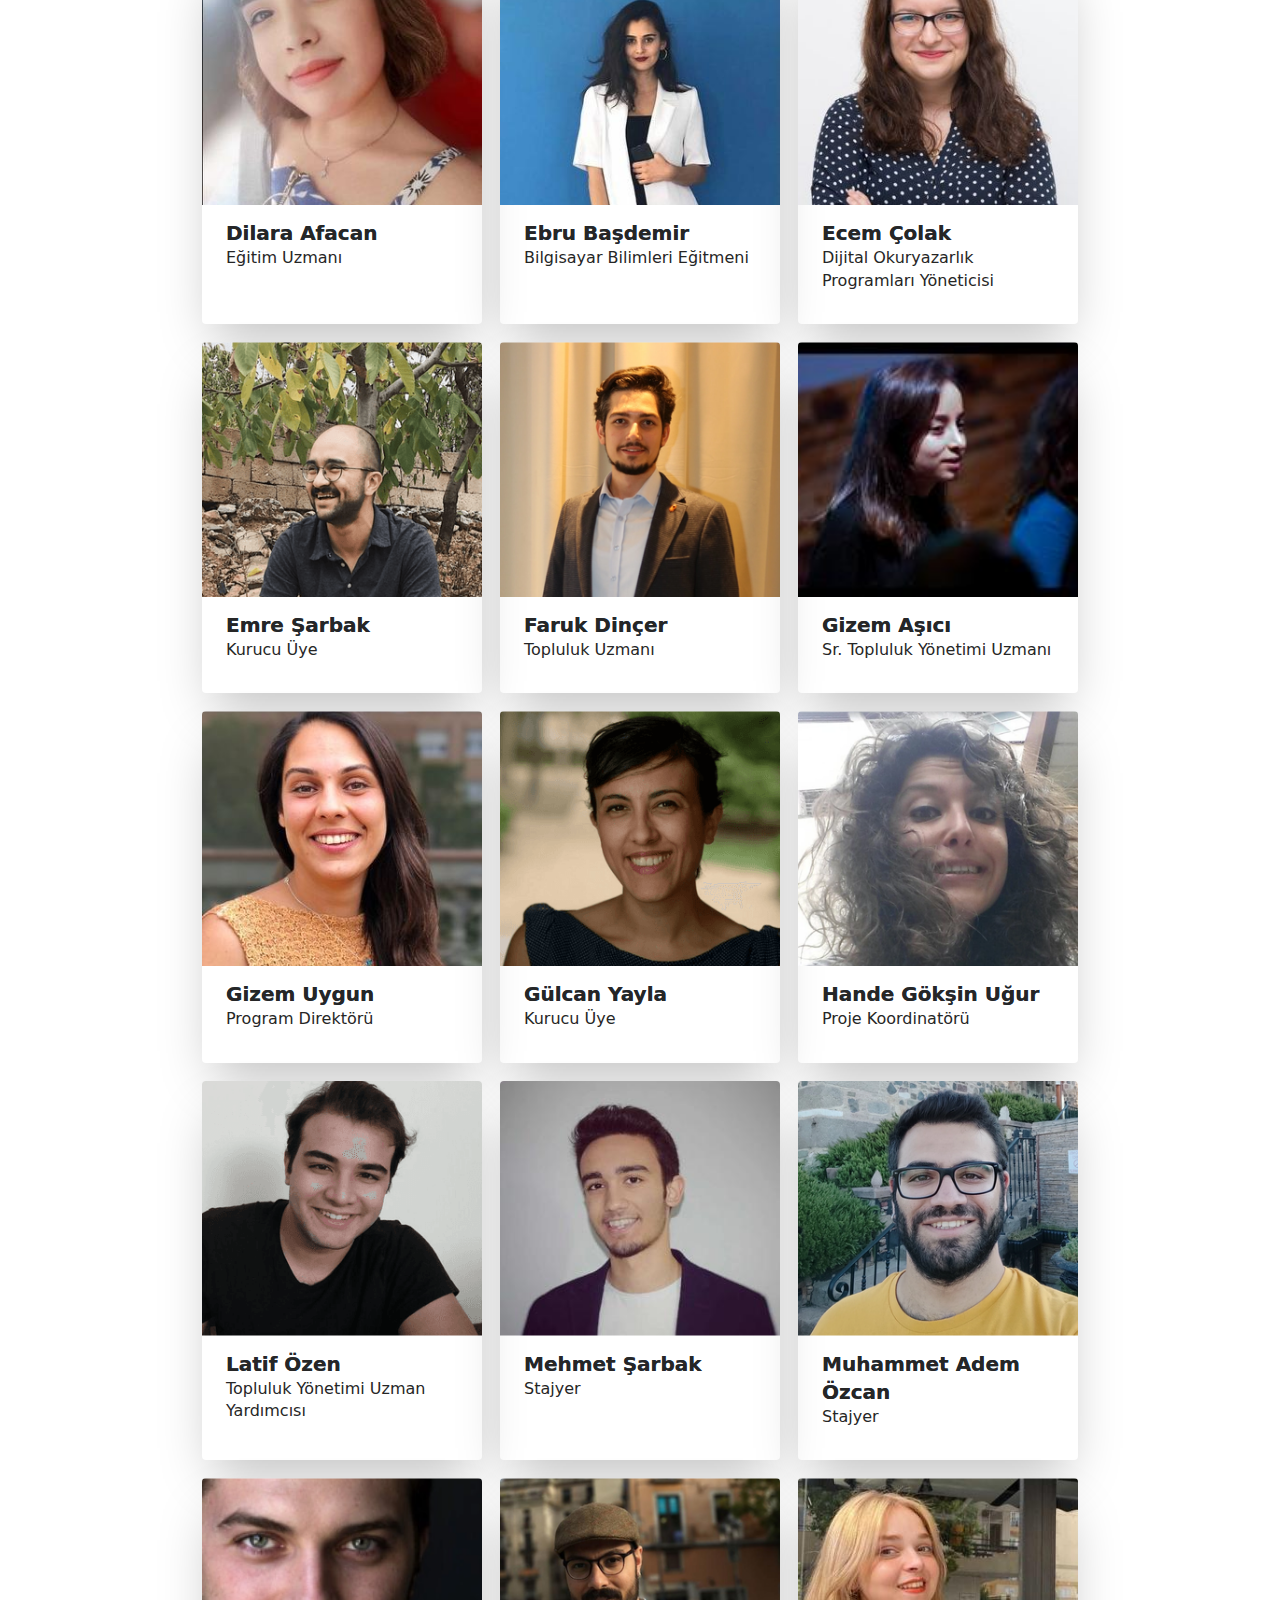
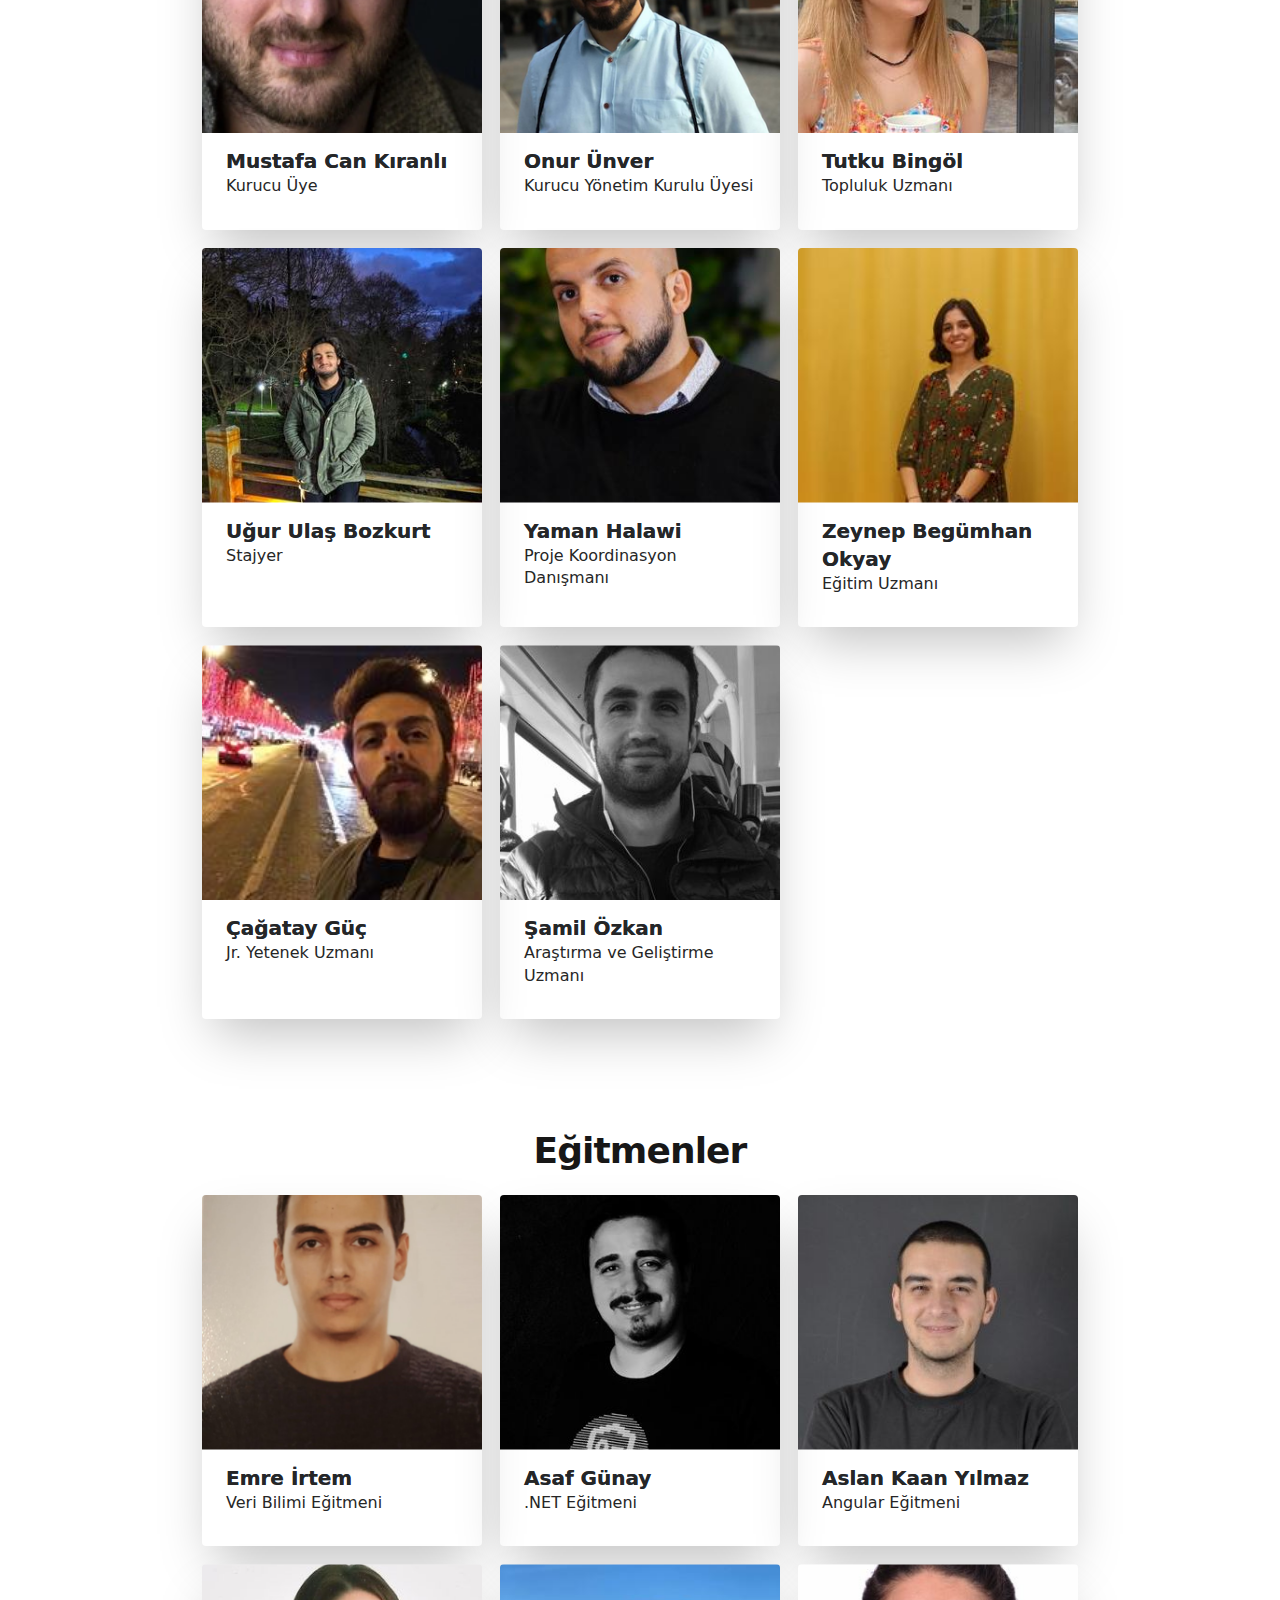
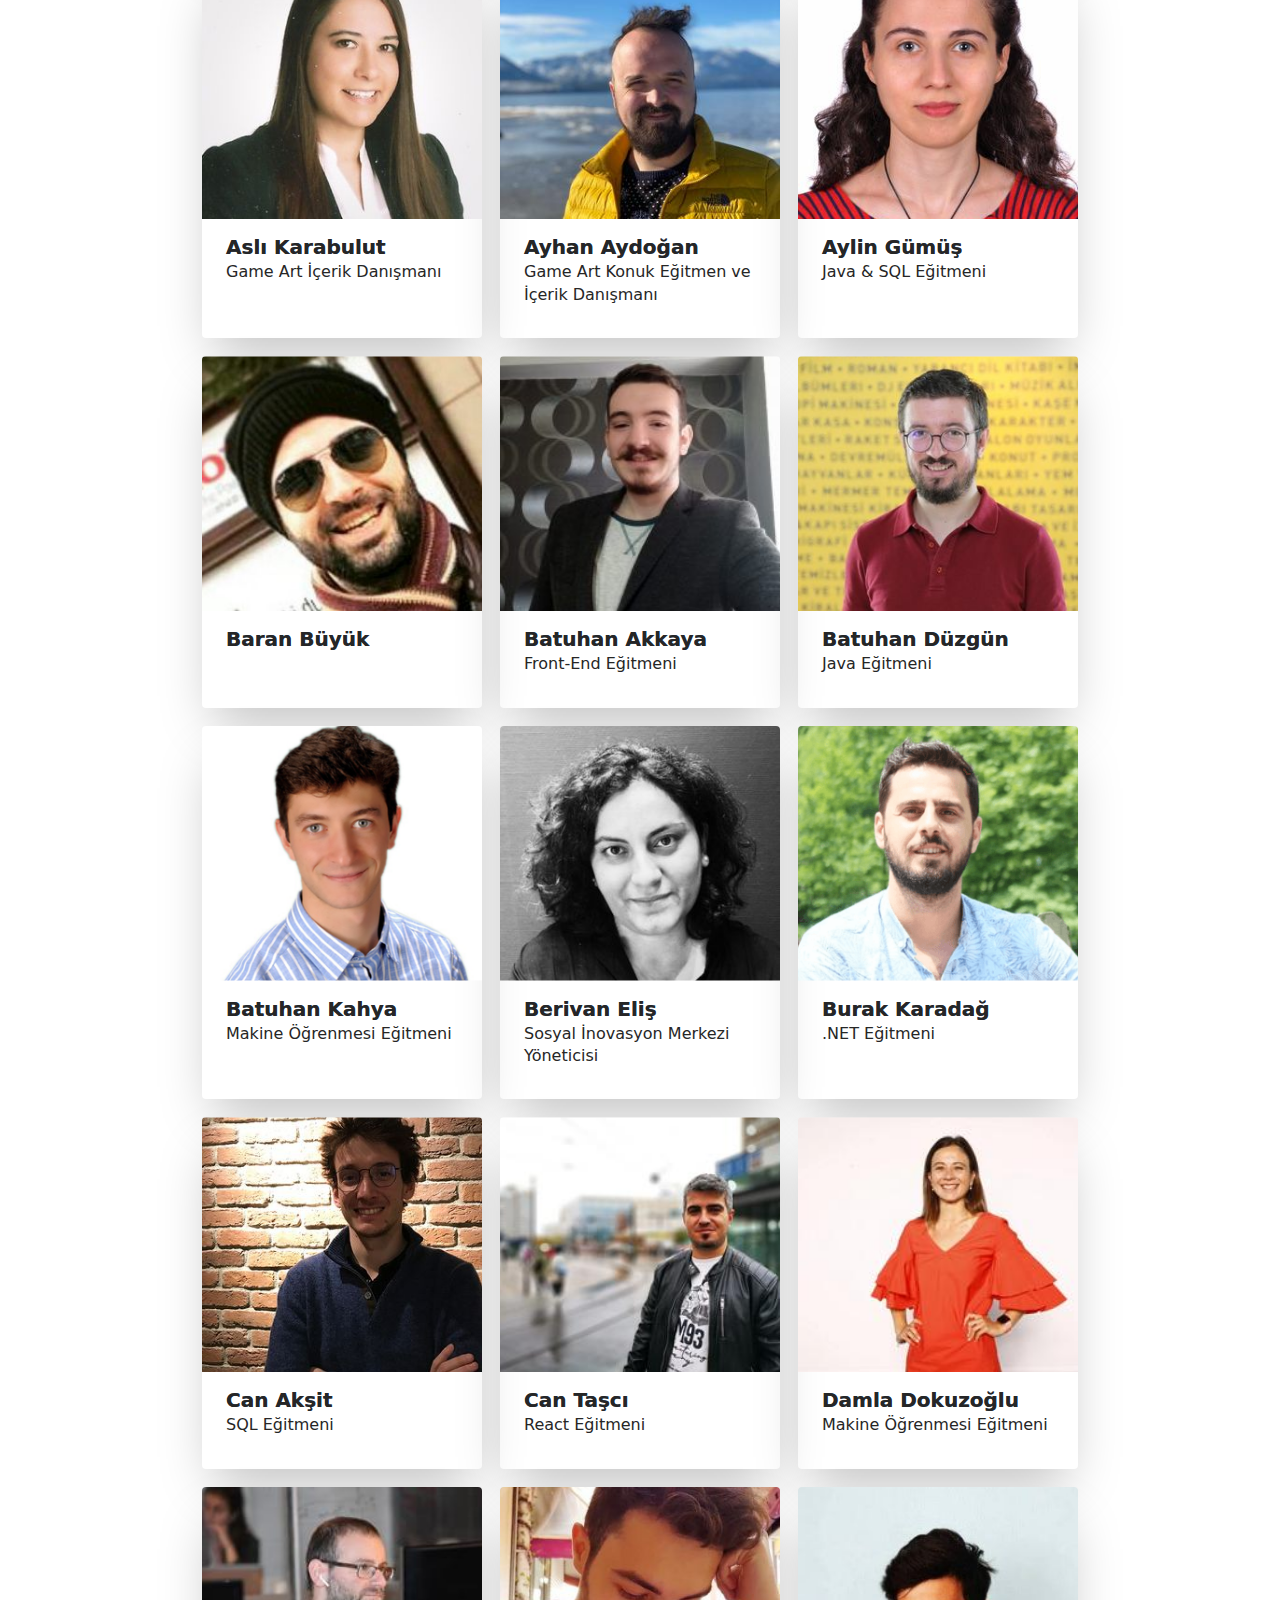
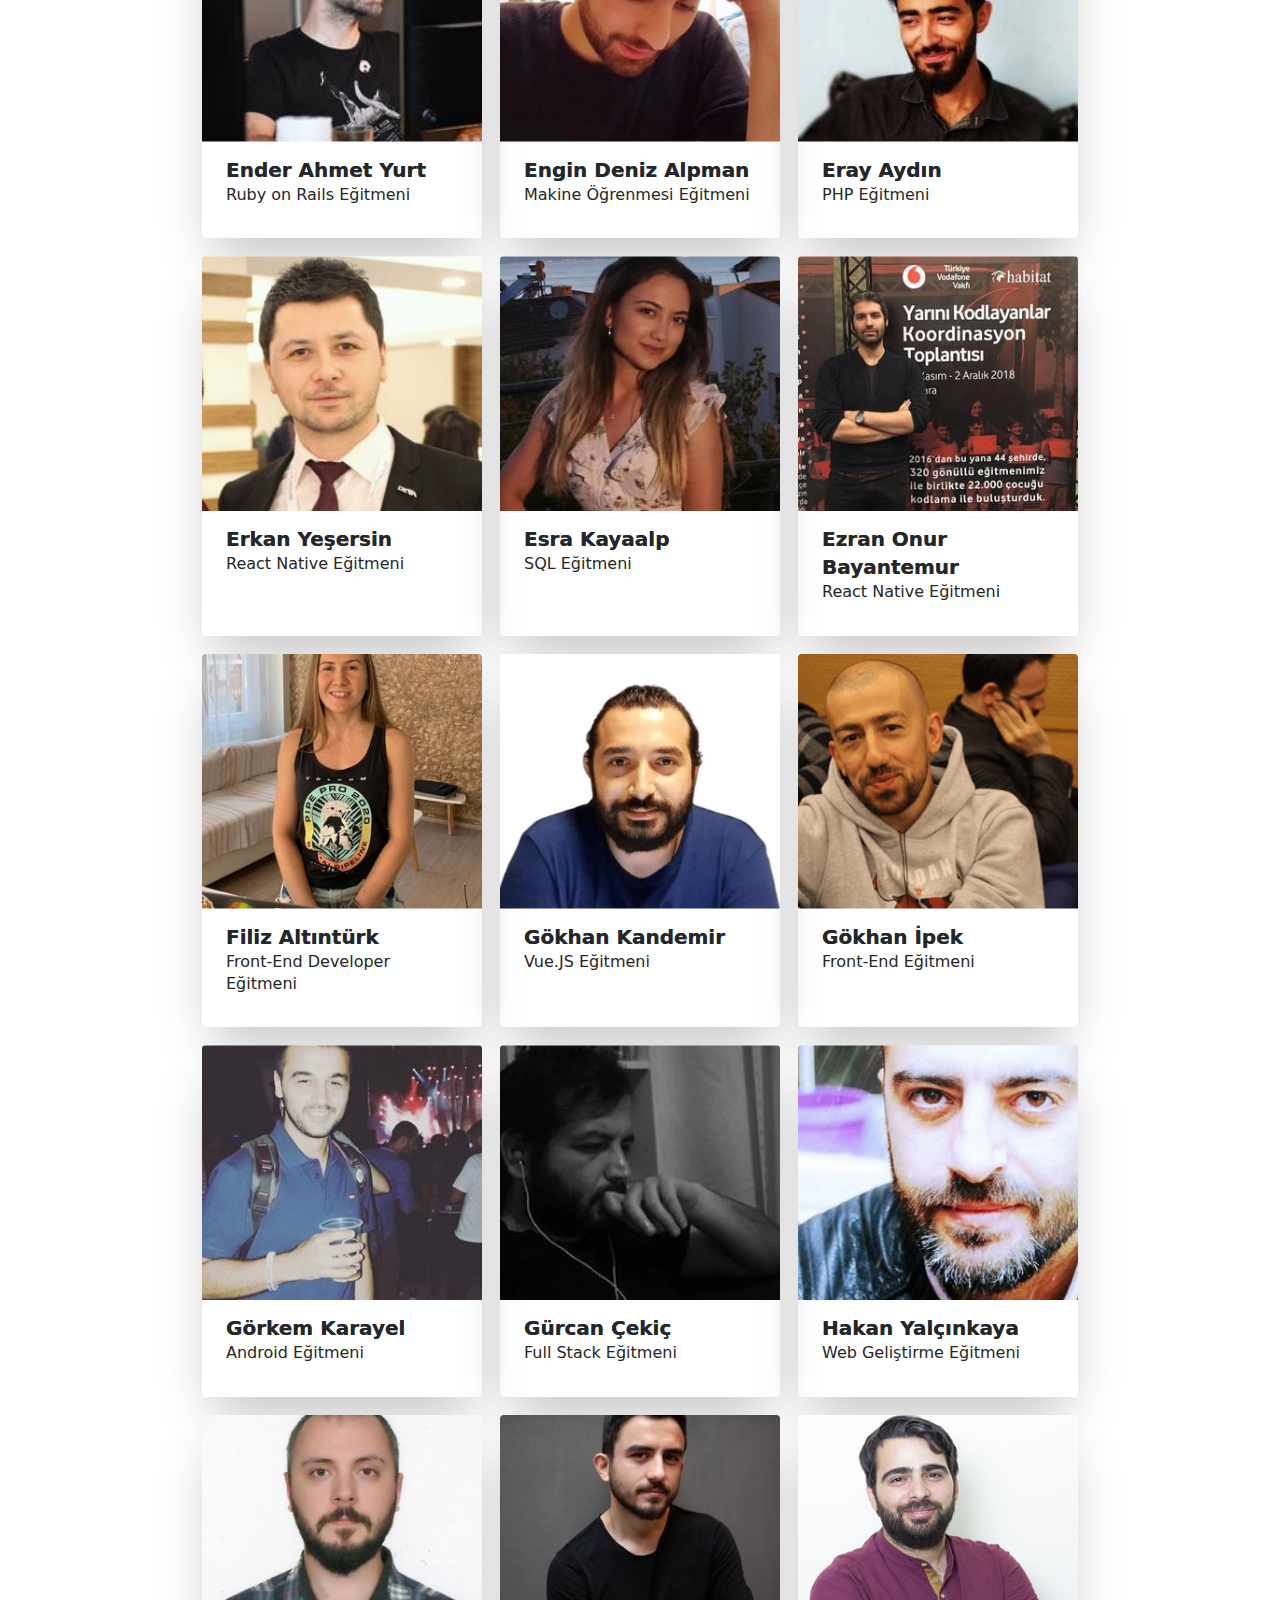
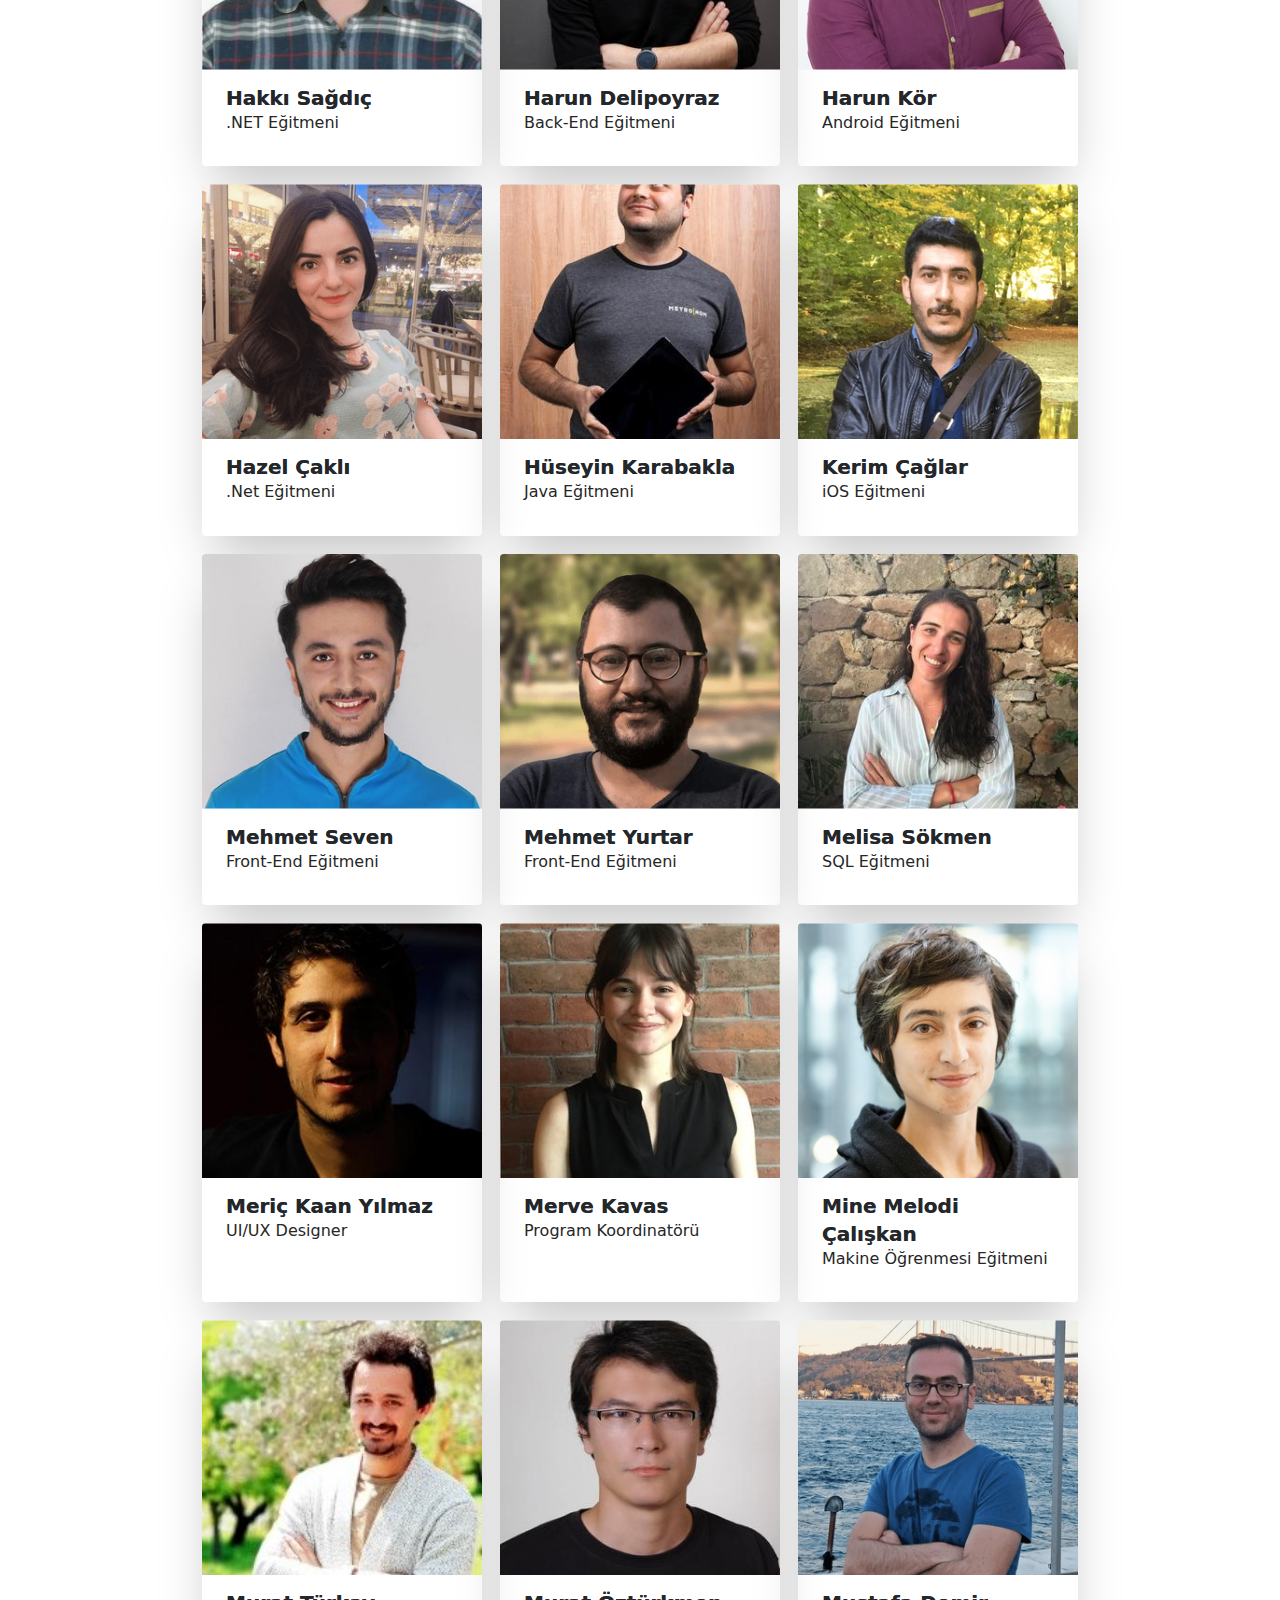
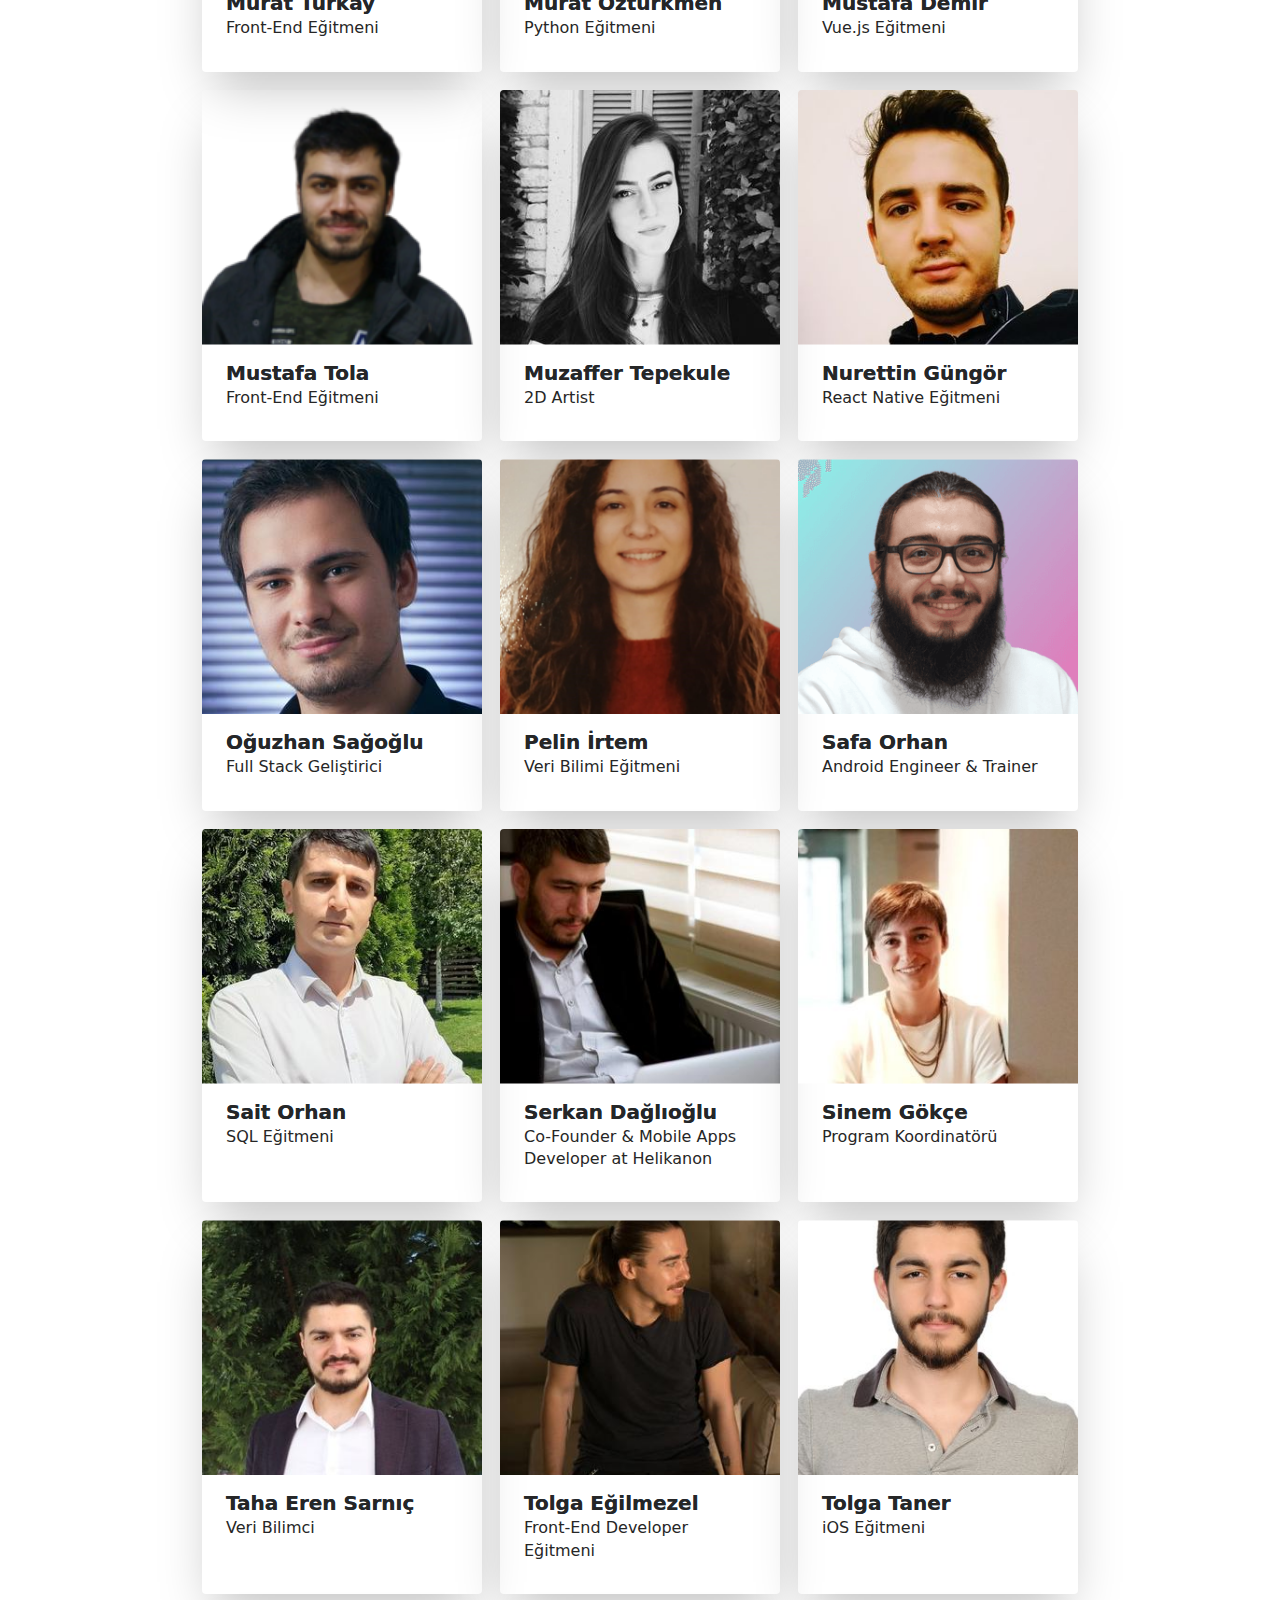
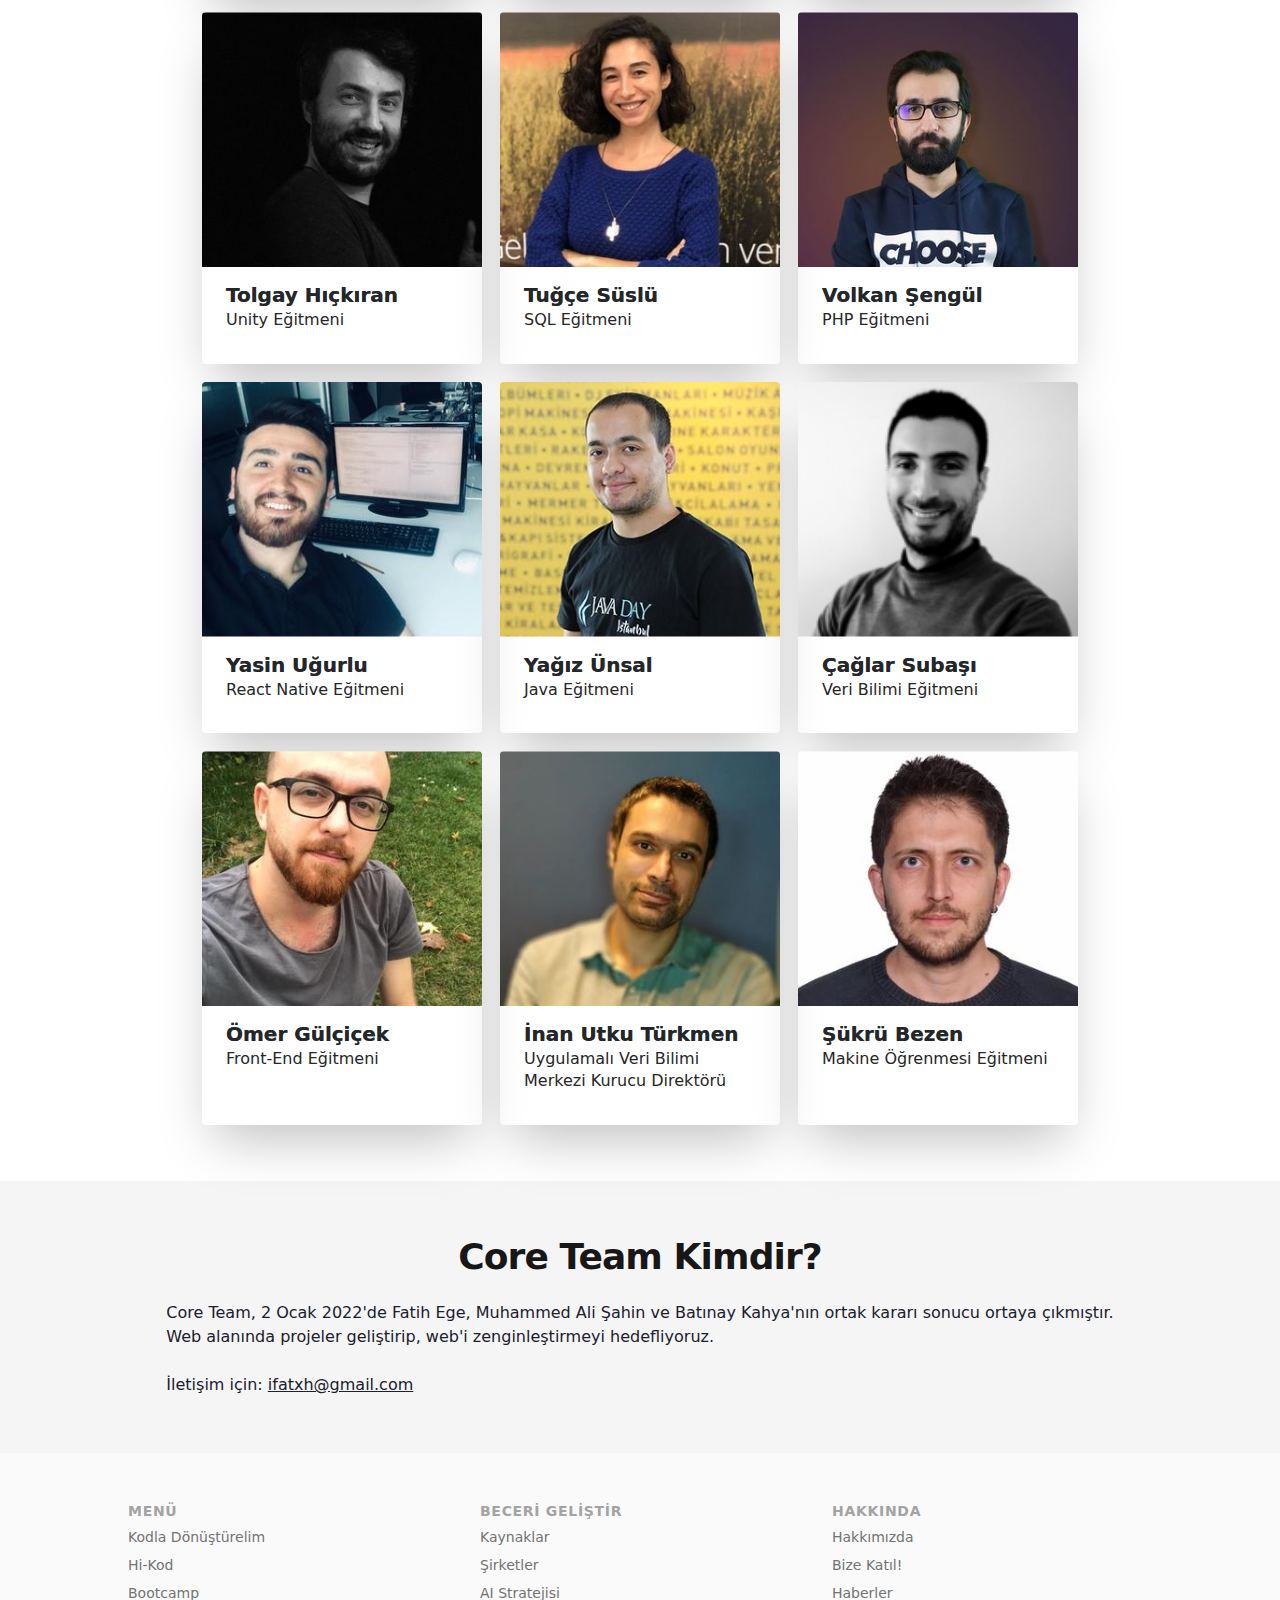
<file: about/index.html>
<!doctype html>
<html lang="tr">
<head>
    <meta charset="UTF-8">
    <meta name="viewport"
          content="width=device-width, user-scalable=no, initial-scale=1.0, maximum-scale=1.0, minimum-scale=1.0">
    <meta http-equiv="X-UA-Compatible" content="ie=edge">
    <link rel="shortcut icon" href="../images/favicon-32x32.png" type="image/png">
    <title>Kodluyoruz | Hakkımızda</title>
    <!-- CSS -->
    <link rel="stylesheet" href="../css/main.css">
    <link rel="stylesheet" href="../css/responsive/sections/about-sections.css">
</head>
<body>
<div class="container">
    <!-- Header -->
    <header>
        <div class="header-wrapper">
            <div class="header-sections">
                <div class="logo">
                    <a href="https://www.kodluyoruz.org/">
                        <img src="../images/kodluyoruz-logo.png" alt="Kodluyoruz Logo">
                    </a>
                </div>
                <div class="menu-items">
                    <a href="../kodla-donusturelim/index.html">Kodla Dönüştürelim</a>
                    <a href="../hi-kod/index.html">Hi-Kod</a>
                    <a href="../bootcamp/index.html">Bootcamp</a>
                    <a href="../community/index.html">Topluluk</a>
                    <a href="../cs50/index.html">CS50x</a>
                    <a href="../kodluyoruz-junior/index.html">Kodluyoruz Jr.</a>
                    <a href="../for-companies/index.html">Şirketler</a>
                    <a href="../about/index.html" class="active">Hakkımızda</a>
                </div>
                <div class="header-extras">
                    <div class="donate">
                        <a href="https://www.kodluyoruz.org/donate" target="_blank">
                            <span>Destekle</span>
                        </a>
                    </div>
                    <div class="change-language">
                        <span>
                            <button type="button">
                                TR
                                <svg class="-mr-1 ml-1 h-5 w-5" fill="currentColor" viewBox="0 0 20 20"><path
                                        fill-fule="evenodd"
                                        d="M5.293 7.293a1 1 0 011.414 0L10 10.586l3.293-3.293a1 1 0 111.414 1.414l-4 4a1 1 0 01-1.414 0l-4-4a1 1 0 010-1.414z"
                                        clip-rule="evenodd"></path></svg>
                            </button>
                        </span>
                    </div>
                </div>
                <div class="hamburger-menu">
                    <span></span>
                    <span></span>
                    <span></span>
                </div>
            </div>
        </div>
    </header>
    <!-- Header -->
    <!-- Mobile Menu -->
    <div class="mobile-menu">
        <div class="menu-items">
            <a href="../kodla-donusturelim/index.html">Kodla Dönüştürelim</a>
            <a href="../hi-kod/index.html">Hi-Kod</a>
            <a href="../bootcamp/index.html">Bootcamp</a>
            <a href="../community/index.html">Topluluk</a>
            <a href="../cs50/index.html">CS50x</a>
            <a href="../kodluyoruz-junior/index.html">Kodluyoruz Jr.</a>
            <a href="../for-companies/index.html">Şirketler</a>
            <a href="../about/index.html" class="active">Hakkımızda</a>
        </div>
        <div class="mobile-menu-extras">
            <div class="donate">
                <a href="#">
                    <span>Destekle</span>
                </a>
            </div>
            <div class="change-language">
                <span>TR</span> | <span>EN</span>
            </div>
        </div>
    </div>
    <!-- Mobile Menu -->
    <!-- Hero Section -->
    <section class="hero section-hero-defaults">
        <div class="wrapper section-hero-wrapper-defaults">
            <div>
                <h2>Kodluyoruz Hakkında</h2>
                <div class="mission">
                    <p>
                        Teknolojiye hazırlanan bir gençlik ve daha iyi bir gelecek
                        <br><br><br>
                    </p>
                </div>
            </div>
        </div>
    </section>
    <!-- Hero Section -->
    <!-- Who Is Section -->
    <section class="who-is section-defaults section-paddings-y40">
        <div class="wrapper section-wrapper-defaults">
            <div class="title mb-24">
                <h2 class="section-title">Peki, Kodluyoruz Kimdir?</h2>
            </div>
            <div class="description">
                <p class="thin-section-paragraph">
                    Kodluyoruz, Türkiye’de dünya çapında yazılımcılar yetiştirmek için çalışan, ülkemizi bir teknoloji
                    geliştirme merkezi yapmayı hedefleyen bir sosyal girişim.
                    <br>
                    Vizyonumuz, Türkiye’yi teknolojide dünya çapında bir yetenek merkezi haline getirmek, bunu yaparken
                    de gençleri Endüstri 4.0’a ve daha iyi bir dünya hayaline en doğru şekilde hazırlamak.
                </p>
            </div>
            <div class="button">
                <a href="https://www.kodluyoruz.org/more-about-kodluyoruz" target="_blank" class="gradient-underline-btn">
                    Devamını Okuyun
                </a>
            </div>
        </div>
    </section>
    <!-- Who Is Section -->
    <!-- Join Us Section -->
    <section class="join-us section-defaults section-paddings-y40 section-gradient">
        <div class="wrapper section-wrapper-defaults">
            <div class="title mb-24">
                <h2 class="section-title-white">Bize Katıl!</h2>
            </div>
            <div class="description">
                <p class="thin-section-paragraph-white">
                    Teknoloji sektöründe ve gençlerin hayatında yaptığı katkıdan heyecan duyan, bunu yaparken beraber
                    büyüyen bir ekibiz. Pek çok hayalimiz, ve bunları gerçekleştirmek için tutkulu ekip arkadaşlarına
                    ihtiyacımız var!
                </p>
            </div>
            <div class="button">
                <a href="https://www.kodluyoruz.org/jobs" target="_blank" class="orange-underline-btn">Bize Katıl</a>
            </div>
        </div>
    </section>
    <!-- Join Us Section -->
    <!-- Our Story Section -->
    <section class="our-story section-defaults section-paddings-y40 section-light-gray">
        <div class="wrapper section-wrapper-defaults">
            <div class="title mb-24">
                <h2 class="section-title">Hikayemiz</h2>
            </div>
            <div class="our-story-grid">
                <div class="grid-item our-story-image">
                    <img src="../images/our-story.png" alt="Hikayemiz">
                </div>
                <div class="grid-item our-story-description ta-left">
                    <p class="thin-section-paragraph">
                        2016 yılında, Emre, Gülcan ve Aykut kendi ülkelerinden binlerce kilometre ötede akıllarındaki
                        bir soruyu cevaplamaya çalıştı: Türkiye'deki binlerce <strong>işsiz ve umutsuz gencin kendi
                        potansiyellerini açığa çıkarmasına nasıl yardımcı olabiliriz? ...Ve Türkiye'de iyi amaçları olan
                        yazılımcıların dünyaya değer kattığı bir ekosistemi sağlamak için ne yapmak lazım?</strong>
                    </p>
                    <p class="thin-section-paragraph">
                        <br>
                        Bu soruları yanıtlamak için <em><a href="https://www.launchcode.org/" target="_blank" class="orange-link-thin">
                        LaunchCode</a></em> ile beraber, tüm gençlerin eşit haklarla erişebileceği bir eğitim programı
                        geliştirdiler. Sektörden deneyimli yazılımcılarla bu kadar kaliteli boootcamp'lerin gençlere
                        ücretsiz sağlanması Türkiye'de bir ilk oldu. 2017'nin sonuna kadar, 90 genç bu bootcamp'lerden
                        yararlanıp ilk işlerini bulmaya başlamıştı bile. Ve 3 yılda, artık 5 şehirde 800 genç Kodluyoruz
                        bootcamp'lerinde eğitim almış, yüzlercesinin hayatı değişmişti.
                    </p>
                    <p class="thin-section-paragraph">
                        <br>
                        Daha nice gençle beraber dünyayı daha güzel bir yer yapmaya devam edeceğiz!
                    </p>
                    <p class="thin-section-paragraph">
                        <br>
                        Not: Bu bizim ilk beraber fotoğrafımız :)
                    </p>
                </div>
            </div>
        </div>
    </section>
    <!-- Our Story Section -->
    <!-- Activity Report Section -->
    <div class="activity-report gradient-bg ta-center">
        <p>
            Kodluyoruz'un etkisini görmek için 2019 faaliyet raporumuzu
            <a href="https://cdn.sanity.io/files/9kdepi1d/production/9d18b9b5e08146ad344811220f03ea2794246efc.pdf"
               target="_blank" class="orange-link-thin-white">
                burada
            </a> okuyun.
        </p>
    </div>
    <!-- Activity Report Section -->
    <!-- Strategy Advisory Section -->
    <section class="strategy-advisory section-defaults section-paddings-y40">
        <div class="wrapper section-wrapper-defaults">
            <div class="title mb-24">
                <h2 class="section-title">Strateji Danışma Kurulu</h2>
            </div>
            <div class="strategy-advisory-grid">
                <div class="person">
                    <div class="person-image">
                        <img src="../images/person-1.jpg" alt="Faruk Eczacıbaşı">
                    </div>
                    <div class="person-info">
                        <div class="person-name">
                            <h4>Faruk Eczacıbaşı</h4>
                        </div>
                        <div class="person-role">President, Turkish Informatics Foundation</div>
                    </div>
                </div>
                <div class="person">
                    <div class="person-image">
                        <img src="../images/person-2.png" alt="Piruze Sabuncu">
                    </div>
                    <div class="person-info">
                        <div class="person-name">
                            <h4>Piruze Sabuncu</h4>
                        </div>
                        <div class="person-role">Venture Partner & Consultant</div>
                    </div>
                </div>
                <div class="person">
                    <div class="person-image">
                        <img src="../images/person-3.jpg" alt="Yusuf Ürey">
                    </div>
                    <div class="person-info">
                        <div class="person-name">
                            <h4>Yusuf Ürey</h4>
                        </div>
                        <div class="person-role">Managing Partner, Innovance Consultancy</div>
                    </div>
                </div>
                <div class="person">
                    <div class="person-image">
                        <img src="../images/person-4.jpg" alt="İstem D. Akalp">
                    </div>
                    <div class="person-info">
                        <div class="person-name">
                            <h4>İstem D. Akalp</h4>
                        </div>
                        <div class="person-role">Co-Director of Turkey Office</div>
                    </div>
                </div>
            </div>
        </div>
    </section>
    <!-- Strategy Advisory Section -->
    <!-- Ambassadors Section -->
    <section class="ambassadors section-defaults section-paddings-y40">
        <div class="wrapper section-wrapper-defaults">
            <div class="title mb-24">
                <h2 class="section-title">Kodluyoruz Elçileri</h2>
            </div>
            <div class="ambassadors-grid">
                <div class="ambassador">
                    <div class="ambassador-image">
                        <img src="../images/ambassador-1.jpg" alt="Can Avunduk">
                    </div>
                    <div class="ambassador-info">
                        <div class="ambassador-name">
                            <h4>Can Avunduk</h4>
                        </div>
                        <div class="ambassador-role">Ürün Stratejisi ve Operasyon Lideri, Google UK</div>
                    </div>
                </div>
                <div class="ambassador">
                    <div class="ambassador-image">
                        <img src="../images/ambassador-2.jpg" alt="Rosa Mayer">
                    </div>
                    <div class="ambassador-info">
                        <div class="ambassador-name">
                            <h4>Rosa Mayer</h4>
                        </div>
                        <div class="ambassador-role">Team Lead, QUARTERS Co-Living</div>
                    </div>
                </div>
            </div>
        </div>
    </section>
    <!-- Ambassadors Section -->
    <!-- Our Team Section -->
    <section class="our-team section-defaults section-paddings-y40">
        <div class="wrapper section-wrapper-defaults">
            <div class="title mb-24">
                <h2 class="section-title">Ekibimiz</h2>
            </div>
            <div class="our-team-grid">
                <div class="team-person">
                    <div class="team-person-image">
                        <img src="../images/team-person-1.png" alt="Altan Şar">
                    </div>
                    <div class="team-person-info">
                        <div class="team-person-name">
                            <h4>Altan Şar</h4>
                        </div>
                        <div class="team-person-role">Eğitim Uzmanı</div>
                    </div>
                </div>
                <div class="team-person">
                    <div class="team-person-image">
                        <img src="../images/team-person-2.png" alt="Aykut İbrişim">
                    </div>
                    <div class="team-person-info">
                        <div class="team-person-name">
                            <h4>Aykut İbrişim</h4>
                        </div>
                        <div class="team-person-role">Kurucu Ortak</div>
                    </div>
                </div>
                <div class="team-person">
                    <div class="team-person-image">
                        <img src="../images/team-person-3.jpg" alt="Ayşegül Sarı">
                    </div>
                    <div class="team-person-info">
                        <div class="team-person-name">
                            <h4>Ayşegül Sarı</h4>
                        </div>
                        <div class="team-person-role">Jr. Yetenek Uzmanı</div>
                    </div>
                </div>
                <div class="team-person">
                    <div class="team-person-image">
                        <img src="../images/team-person-4.png" alt="Bahar Zurnacı">
                    </div>
                    <div class="team-person-info">
                        <div class="team-person-name">
                            <h4>Bahar Zurnacı</h4>
                        </div>
                        <div class="team-person-role">Eğitim Uzmanı</div>
                    </div>
                </div>
                <div class="team-person">
                    <div class="team-person-image">
                        <img src="../images/team-person-5.png" alt="Batuhan Ali Güney">
                    </div>
                    <div class="team-person-info">
                        <div class="team-person-name">
                            <h4>Batuhan Ali Güney</h4>
                        </div>
                        <div class="team-person-role">Jr. Yetenek Uzmanı</div>
                    </div>
                </div>
                <div class="team-person">
                    <div class="team-person-image">
                        <img src="../images/team-person-6.png" alt="Berra Zencir">
                    </div>
                    <div class="team-person-info">
                        <div class="team-person-name">
                            <h4>Berra Zencir</h4>
                        </div>
                        <div class="team-person-role">Stajyer</div>
                    </div>
                </div>
                <div class="team-person">
                    <div class="team-person-image">
                        <img src="../images/team-person-7.jpg" alt="Birce Başak Özsivri">
                    </div>
                    <div class="team-person-info">
                        <div class="team-person-name">
                            <h4>Birce Başak Özsivri</h4>
                        </div>
                        <div class="team-person-role">Yönetim Kurulu Üyesi</div>
                    </div>
                </div>
                <div class="team-person">
                    <div class="team-person-image">
                        <img src="../images/team-person-8.jpg" alt="Burak Akbulut">
                    </div>
                    <div class="team-person-info">
                        <div class="team-person-name">
                            <h4>Burak Akbulut</h4>
                        </div>
                        <div class="team-person-role">Eğitim Uzmanı</div>
                    </div>
                </div>
                <div class="team-person">
                    <div class="team-person-image">
                        <img src="../images/team-person-9.jpg" alt="Canberk Öztorun">
                    </div>
                    <div class="team-person-info">
                        <div class="team-person-name">
                            <h4>Canberk Öztorun</h4>
                        </div>
                        <div class="team-person-role">Sosyal Medya Uzmanı</div>
                    </div>
                </div>
                <div class="team-person">
                    <div class="team-person-image">
                        <img src="../images/team-person-10.jpg" alt="Dilara Afacan">
                    </div>
                    <div class="team-person-info">
                        <div class="team-person-name">
                            <h4>Dilara Afacan</h4>
                        </div>
                        <div class="team-person-role">Eğitim Uzmanı</div>
                    </div>
                </div>
                <div class="team-person">
                    <div class="team-person-image">
                        <img src="../images/team-person-11.jpg" alt="Ebru Başdemir">
                    </div>
                    <div class="team-person-info">
                        <div class="team-person-name">
                            <h4>Ebru Başdemir</h4>
                        </div>
                        <div class="team-person-role">Bilgisayar Bilimleri Eğitmeni</div>
                    </div>
                </div>
                <div class="team-person">
                    <div class="team-person-image">
                        <img src="../images/team-person-12.jpg" alt="Ecem Çolak">
                    </div>
                    <div class="team-person-info">
                        <div class="team-person-name">
                            <h4>Ecem Çolak</h4>
                        </div>
                        <div class="team-person-role">Dijital Okuryazarlık Programları Yöneticisi</div>
                    </div>
                </div>
                <div class="team-person">
                    <div class="team-person-image">
                        <img src="../images/team-person-13.png" alt="Emre Şarbak">
                    </div>
                    <div class="team-person-info">
                        <div class="team-person-name">
                            <h4>Emre Şarbak</h4>
                        </div>
                        <div class="team-person-role">Kurucu Üye</div>
                    </div>
                </div>
                <div class="team-person">
                    <div class="team-person-image">
                        <img src="../images/team-person-14.png" alt="Faruk Dinçer">
                    </div>
                    <div class="team-person-info">
                        <div class="team-person-name">
                            <h4>Faruk Dinçer</h4>
                        </div>
                        <div class="team-person-role">Topluluk Uzmanı</div>
                    </div>
                </div>
                <div class="team-person">
                    <div class="team-person-image">
                        <img src="../images/team-person-15.jpg" alt="Gizem Aşıcı">
                    </div>
                    <div class="team-person-info">
                        <div class="team-person-name">
                            <h4>Gizem Aşıcı</h4>
                        </div>
                        <div class="team-person-role">Sr. Topluluk Yönetimi Uzmanı</div>
                    </div>
                </div>
                <div class="team-person">
                    <div class="team-person-image">
                        <img src="../images/team-person-16.jpg" alt="Gizem Uygun">
                    </div>
                    <div class="team-person-info">
                        <div class="team-person-name">
                            <h4>Gizem Uygun</h4>
                        </div>
                        <div class="team-person-role">Program Direktörü</div>
                    </div>
                </div>
                <div class="team-person">
                    <div class="team-person-image">
                        <img src="../images/team-person-17.png" alt="Gülcan Yayla">
                    </div>
                    <div class="team-person-info">
                        <div class="team-person-name">
                            <h4>Gülcan Yayla</h4>
                        </div>
                        <div class="team-person-role">Kurucu Üye</div>
                    </div>
                </div>
                <div class="team-person">
                    <div class="team-person-image">
                        <img src="../images/team-person-18.png" alt="Hande Gökşin Uğur">
                    </div>
                    <div class="team-person-info">
                        <div class="team-person-name">
                            <h4>Hande Gökşin Uğur</h4>
                        </div>
                        <div class="team-person-role">Proje Koordinatörü</div>
                    </div>
                </div>
                <div class="team-person">
                    <div class="team-person-image">
                        <img src="../images/team-person-19.png" alt="Latif Özen">
                    </div>
                    <div class="team-person-info">
                        <div class="team-person-name">
                            <h4>Latif Özen</h4>
                        </div>
                        <div class="team-person-role">Topluluk Yönetimi Uzman Yardımcısı</div>
                    </div>
                </div>
                <div class="team-person">
                    <div class="team-person-image">
                        <img src="../images/team-person-20.jpg" alt="Mehmet Şarbak">
                    </div>
                    <div class="team-person-info">
                        <div class="team-person-name">
                            <h4>Mehmet Şarbak</h4>
                        </div>
                        <div class="team-person-role">Stajyer</div>
                    </div>
                </div>
                <div class="team-person">
                    <div class="team-person-image">
                        <img src="../images/team-person-21.png" alt="Muhammet Adem Özcan">
                    </div>
                    <div class="team-person-info">
                        <div class="team-person-name">
                            <h4>Muhammet Adem Özcan</h4>
                        </div>
                        <div class="team-person-role">Stajyer</div>
                    </div>
                </div>
                <div class="team-person">
                    <div class="team-person-image">
                        <img src="../images/team-person-22.png" alt="Mustafa Can Kıranlı">
                    </div>
                    <div class="team-person-info">
                        <div class="team-person-name">
                            <h4>Mustafa Can Kıranlı</h4>
                        </div>
                        <div class="team-person-role">Kurucu Üye</div>
                    </div>
                </div>
                <div class="team-person">
                    <div class="team-person-image">
                        <img src="../images/team-person-23.png" alt="Onur Ünver">
                    </div>
                    <div class="team-person-info">
                        <div class="team-person-name">
                            <h4>Onur Ünver</h4>
                        </div>
                        <div class="team-person-role">Kurucu Yönetim Kurulu Üyesi</div>
                    </div>
                </div>
                <div class="team-person">
                    <div class="team-person-image">
                        <img src="../images/team-person-24.png" alt="Tutku Bingöl">
                    </div>
                    <div class="team-person-info">
                        <div class="team-person-name">
                            <h4>Tutku Bingöl</h4>
                        </div>
                        <div class="team-person-role">Topluluk Uzmanı</div>
                    </div>
                </div>
                <div class="team-person">
                    <div class="team-person-image">
                        <img src="../images/team-person-25.jpg" alt="Uğur Ulaş Bozkurt">
                    </div>
                    <div class="team-person-info">
                        <div class="team-person-name">
                            <h4>Uğur Ulaş Bozkurt</h4>
                        </div>
                        <div class="team-person-role">Stajyer</div>
                    </div>
                </div>
                <div class="team-person">
                    <div class="team-person-image">
                        <img src="../images/team-person-26.jpg" alt="Yaman Halawi">
                    </div>
                    <div class="team-person-info">
                        <div class="team-person-name">
                            <h4>Yaman Halawi</h4>
                        </div>
                        <div class="team-person-role">Proje Koordinasyon Danışmanı</div>
                    </div>
                </div>
                <div class="team-person">
                    <div class="team-person-image">
                        <img src="../images/team-person-27.jpg" alt="Zeynep Begümhan Okyay">
                    </div>
                    <div class="team-person-info">
                        <div class="team-person-name">
                            <h4>Zeynep Begümhan Okyay</h4>
                        </div>
                        <div class="team-person-role">Eğitim Uzmanı</div>
                    </div>
                </div>
                <div class="team-person">
                    <div class="team-person-image">
                        <img src="../images/team-person-28.jpg" alt="Çağatay Güç">
                    </div>
                    <div class="team-person-info">
                        <div class="team-person-name">
                            <h4>Çağatay Güç</h4>
                        </div>
                        <div class="team-person-role">Jr. Yetenek Uzmanı</div>
                    </div>
                </div>
                <div class="team-person">
                    <div class="team-person-image">
                        <img src="../images/team-person-29.jpg" alt="Şamil Özkan">
                    </div>
                    <div class="team-person-info">
                        <div class="team-person-name">
                            <h4>Şamil Özkan</h4>
                        </div>
                        <div class="team-person-role">Araştırma ve Geliştirme Uzmanı</div>
                    </div>
                </div>
            </div>
        </div>
    </section>
    <!-- Our Team Section -->
    <!-- Teachers Section -->
    <section class="teachers section-defaults section-paddings-y40">
        <div class="wrapper section-wrapper-defaults">
            <div class="title mb-24">
                <h2 class="section-title">Eğitmenler</h2>
            </div>
            <div class="teachers-grid">
                <div class="teacher">
                    <div class="teacher-image">
                        <img src="../images/teacher-1.png" alt="Emre İrtem">
                    </div>
                    <div class="teacher-info">
                        <div class="teacher-name">
                            <h4>Emre İrtem</h4>
                        </div>
                        <div class="teacher-role">Veri Bilimi Eğitmeni</div>
                    </div>
                </div>
                <div class="teacher">
                    <div class="teacher-image">
                        <img src="../images/teacher-2.jpg" alt="Asaf Günay">
                    </div>
                    <div class="teacher-info">
                        <div class="teacher-name">
                            <h4>Asaf Günay</h4>
                        </div>
                        <div class="teacher-role">.NET Eğitmeni</div>
                    </div>
                </div>
                <div class="teacher">
                    <div class="teacher-image">
                        <img src="../images/teacher-3.jpg" alt="Aslan Kaan Yılmaz">
                    </div>
                    <div class="teacher-info">
                        <div class="teacher-name">
                            <h4>Aslan Kaan Yılmaz</h4>
                        </div>
                        <div class="teacher-role">Angular Eğitmeni</div>
                    </div>
                </div>
                <div class="teacher">
                    <div class="teacher-image">
                        <img src="../images/teacher-4.jpg" alt="Aslı Karabulut">
                    </div>
                    <div class="teacher-info">
                        <div class="teacher-name">
                            <h4>Aslı Karabulut</h4>
                        </div>
                        <div class="teacher-role">Game Art İçerik Danışmanı</div>
                    </div>
                </div>
                <div class="teacher">
                    <div class="teacher-image">
                        <img src="../images/teacher-5.jpg" alt="Ayhan Aydoğan">
                    </div>
                    <div class="teacher-info">
                        <div class="teacher-name">
                            <h4>Ayhan Aydoğan</h4>
                        </div>
                        <div class="teacher-role">Game Art Konuk Eğitmen ve İçerik Danışmanı</div>
                    </div>
                </div>
                <div class="teacher">
                    <div class="teacher-image">
                        <img src="../images/teacher-6.jpg" alt="Aylin Gümüş">
                    </div>
                    <div class="teacher-info">
                        <div class="teacher-name">
                            <h4>Aylin Gümüş</h4>
                        </div>
                        <div class="teacher-role">Java & SQL Eğitmeni</div>
                    </div>
                </div>
                <div class="teacher">
                    <div class="teacher-image">
                        <img src="../images/teacher-7.jpg" alt="Baran Büyük">
                    </div>
                    <div class="teacher-info">
                        <div class="teacher-name">
                            <h4>Baran Büyük</h4>
                        </div>
                        <div class="teacher-role">&nbsp;</div>
                    </div>
                </div>
                <div class="teacher">
                    <div class="teacher-image">
                        <img src="../images/teacher-8.jpg" alt="Batuhan Akkaya">
                    </div>
                    <div class="teacher-info">
                        <div class="teacher-name">
                            <h4>Batuhan Akkaya</h4>
                        </div>
                        <div class="teacher-role">Front-End Eğitmeni</div>
                    </div>
                </div>
                <div class="teacher">
                    <div class="teacher-image">
                        <img src="../images/teacher-9.jpg" alt="Batuhan Düzgün">
                    </div>
                    <div class="teacher-info">
                        <div class="teacher-name">
                            <h4>Batuhan Düzgün</h4>
                        </div>
                        <div class="teacher-role">Java Eğitmeni</div>
                    </div>
                </div>
                <div class="teacher">
                    <div class="teacher-image">
                        <img src="../images/teacher-10.png" alt="Batuhan Kahya">
                    </div>
                    <div class="teacher-info">
                        <div class="teacher-name">
                            <h4>Batuhan Kahya</h4>
                        </div>
                        <div class="teacher-role">Makine Öğrenmesi Eğitmeni</div>
                    </div>
                </div>
                <div class="teacher">
                    <div class="teacher-image">
                        <img src="../images/teacher-11.jpg" alt="Berivan Eliş">
                    </div>
                    <div class="teacher-info">
                        <div class="teacher-name">
                            <h4>Berivan Eliş</h4>
                        </div>
                        <div class="teacher-role">Sosyal İnovasyon Merkezi Yöneticisi</div>
                    </div>
                </div>
                <div class="teacher">
                    <div class="teacher-image">
                        <img src="../images/teacher-12.png" alt="Burak Karadağ">
                    </div>
                    <div class="teacher-info">
                        <div class="teacher-name">
                            <h4>Burak Karadağ</h4>
                        </div>
                        <div class="teacher-role">.NET Eğitmeni</div>
                    </div>
                </div>
                <div class="teacher">
                    <div class="teacher-image">
                        <img src="../images/teacher-13.jpg" alt="Can Akşit">
                    </div>
                    <div class="teacher-info">
                        <div class="teacher-name">
                            <h4>Can Akşit</h4>
                        </div>
                        <div class="teacher-role">SQL Eğitmeni</div>
                    </div>
                </div>
                <div class="teacher">
                    <div class="teacher-image">
                        <img src="../images/teacher-14.jpg" alt="Can Taşcı">
                    </div>
                    <div class="teacher-info">
                        <div class="teacher-name">
                            <h4>Can Taşcı</h4>
                        </div>
                        <div class="teacher-role">React Eğitmeni</div>
                    </div>
                </div>
                <div class="teacher">
                    <div class="teacher-image">
                        <img src="../images/teacher-15.jpg" alt="Damla Dokuzoğlu">
                    </div>
                    <div class="teacher-info">
                        <div class="teacher-name">
                            <h4>Damla Dokuzoğlu</h4>
                        </div>
                        <div class="teacher-role">Makine Öğrenmesi Eğitmeni</div>
                    </div>
                </div>
                <div class="teacher">
                    <div class="teacher-image">
                        <img src="../images/teacher-16.jpg" alt="Ender Ahmet Yurt">
                    </div>
                    <div class="teacher-info">
                        <div class="teacher-name">
                            <h4>Ender Ahmet Yurt</h4>
                        </div>
                        <div class="teacher-role">Ruby on Rails Eğitmeni</div>
                    </div>
                </div>
                <div class="teacher">
                    <div class="teacher-image">
                        <img src="../images/teacher-17.jpg" alt="Engin Deniz Alpman">
                    </div>
                    <div class="teacher-info">
                        <div class="teacher-name">
                            <h4>Engin Deniz Alpman</h4>
                        </div>
                        <div class="teacher-role">Makine Öğrenmesi Eğitmeni</div>
                    </div>
                </div>
                <div class="teacher">
                    <div class="teacher-image">
                        <img src="../images/teacher-18.jpg" alt="Eray Aydın">
                    </div>
                    <div class="teacher-info">
                        <div class="teacher-name">
                            <h4>Eray Aydın</h4>
                        </div>
                        <div class="teacher-role">PHP Eğitmeni</div>
                    </div>
                </div>
                <div class="teacher">
                    <div class="teacher-image">
                        <img src="../images/teacher-19.jpg" alt="Erkan Yeşersin">
                    </div>
                    <div class="teacher-info">
                        <div class="teacher-name">
                            <h4>Erkan Yeşersin</h4>
                        </div>
                        <div class="teacher-role">React Native Eğitmeni</div>
                    </div>
                </div>
                <div class="teacher">
                    <div class="teacher-image">
                        <img src="../images/teacher-20.jpg" alt="Esra Kayaalp">
                    </div>
                    <div class="teacher-info">
                        <div class="teacher-name">
                            <h4>Esra Kayaalp</h4>
                        </div>
                        <div class="teacher-role">SQL Eğitmeni</div>
                    </div>
                </div>
                <div class="teacher">
                    <div class="teacher-image">
                        <img src="../images/teacher-21.jpg" alt="Ezran Onur Bayantemur">
                    </div>
                    <div class="teacher-info">
                        <div class="teacher-name">
                            <h4>Ezran Onur Bayantemur</h4>
                        </div>
                        <div class="teacher-role">React Native Eğitmeni</div>
                    </div>
                </div>
                <div class="teacher">
                    <div class="teacher-image">
                        <img src="../images/teacher-22.jpg" alt="Filiz Altıntürk">
                    </div>
                    <div class="teacher-info">
                        <div class="teacher-name">
                            <h4>Filiz Altıntürk</h4>
                        </div>
                        <div class="teacher-role">Front-End Developer Eğitmeni</div>
                    </div>
                </div>
                <div class="teacher">
                    <div class="teacher-image">
                        <img src="../images/teacher-23.png" alt="Gökhan Kandemir">
                    </div>
                    <div class="teacher-info">
                        <div class="teacher-name">
                            <h4>Gökhan Kandemir</h4>
                        </div>
                        <div class="teacher-role">Vue.JS Eğitmeni</div>
                    </div>
                </div>
                <div class="teacher">
                    <div class="teacher-image">
                        <img src="../images/teacher-24.png" alt="Gökhan İpek">
                    </div>
                    <div class="teacher-info">
                        <div class="teacher-name">
                            <h4>Gökhan İpek</h4>
                        </div>
                        <div class="teacher-role">Front-End Eğitmeni</div>
                    </div>
                </div>
                <div class="teacher">
                    <div class="teacher-image">
                        <img src="../images/teacher-25.jpg" alt="Görkem Karayel">
                    </div>
                    <div class="teacher-info">
                        <div class="teacher-name">
                            <h4>Görkem Karayel</h4>
                        </div>
                        <div class="teacher-role">Android Eğitmeni</div>
                    </div>
                </div>
                <div class="teacher">
                    <div class="teacher-image">
                        <img src="../images/teacher-26.jpg" alt="Gürcan Çekiç">
                    </div>
                    <div class="teacher-info">
                        <div class="teacher-name">
                            <h4>Gürcan Çekiç</h4>
                        </div>
                        <div class="teacher-role">Full Stack Eğitmeni</div>
                    </div>
                </div>
                <div class="teacher">
                    <div class="teacher-image">
                        <img src="../images/teacher-27.jpg" alt="Hakan Yalçınkaya">
                    </div>
                    <div class="teacher-info">
                        <div class="teacher-name">
                            <h4>Hakan Yalçınkaya</h4>
                        </div>
                        <div class="teacher-role">Web Geliştirme Eğitmeni</div>
                    </div>
                </div>
                <div class="teacher">
                    <div class="teacher-image">
                        <img src="../images/teacher-28.jpg" alt="Hakkı Sağdıç">
                    </div>
                    <div class="teacher-info">
                        <div class="teacher-name">
                            <h4>Hakkı Sağdıç</h4>
                        </div>
                        <div class="teacher-role">.NET Eğitmeni</div>
                    </div>
                </div>
                <div class="teacher">
                    <div class="teacher-image">
                        <img src="../images/teacher-29.jpg" alt="Harun Delipoyraz">
                    </div>
                    <div class="teacher-info">
                        <div class="teacher-name">
                            <h4>Harun Delipoyraz</h4>
                        </div>
                        <div class="teacher-role">Back-End Eğitmeni</div>
                    </div>
                </div>
                <div class="teacher">
                    <div class="teacher-image">
                        <img src="../images/teacher-30.png" alt="Harun Kör">
                    </div>
                    <div class="teacher-info">
                        <div class="teacher-name">
                            <h4>Harun Kör</h4>
                        </div>
                        <div class="teacher-role">Android Eğitmeni</div>
                    </div>
                </div>
                <div class="teacher">
                    <div class="teacher-image">
                        <img src="../images/teacher-31.png" alt="Hazel Çaklı">
                    </div>
                    <div class="teacher-info">
                        <div class="teacher-name">
                            <h4>Hazel Çaklı</h4>
                        </div>
                        <div class="teacher-role">.Net Eğitmeni</div>
                    </div>
                </div>
                <div class="teacher">
                    <div class="teacher-image">
                        <img src="../images/teacher-32.jpg" alt="Hüseyin Karabakla">
                    </div>
                    <div class="teacher-info">
                        <div class="teacher-name">
                            <h4>Hüseyin Karabakla</h4>
                        </div>
                        <div class="teacher-role">Java Eğitmeni</div>
                    </div>
                </div>
                <div class="teacher">
                    <div class="teacher-image">
                        <img src="../images/teacher-33.png" alt="Kerim Çağlar">
                    </div>
                    <div class="teacher-info">
                        <div class="teacher-name">
                            <h4>Kerim Çağlar</h4>
                        </div>
                        <div class="teacher-role">iOS Eğitmeni</div>
                    </div>
                </div>
                <div class="teacher">
                    <div class="teacher-image">
                        <img src="../images/teacher-34.png" alt="Mehmet Seven">
                    </div>
                    <div class="teacher-info">
                        <div class="teacher-name">
                            <h4>Mehmet Seven</h4>
                        </div>
                        <div class="teacher-role">Front-End Eğitmeni</div>
                    </div>
                </div>
                <div class="teacher">
                    <div class="teacher-image">
                        <img src="../images/teacher-35.png" alt="Mehmet Yurtar">
                    </div>
                    <div class="teacher-info">
                        <div class="teacher-name">
                            <h4>Mehmet Yurtar</h4>
                        </div>
                        <div class="teacher-role">Front-End Eğitmeni</div>
                    </div>
                </div>
                <div class="teacher">
                    <div class="teacher-image">
                        <img src="../images/teacher-36.jpg" alt="Melisa Sökmen">
                    </div>
                    <div class="teacher-info">
                        <div class="teacher-name">
                            <h4>Melisa Sökmen</h4>
                        </div>
                        <div class="teacher-role">SQL Eğitmeni</div>
                    </div>
                </div>
                <div class="teacher">
                    <div class="teacher-image">
                        <img src="../images/teacher-37.jpg" alt="Meriç Kaan Yılmaz">
                    </div>
                    <div class="teacher-info">
                        <div class="teacher-name">
                            <h4>Meriç Kaan Yılmaz</h4>
                        </div>
                        <div class="teacher-role">UI/UX Designer</div>
                    </div>
                </div>
                <div class="teacher">
                    <div class="teacher-image">
                        <img src="../images/teacher-38.jpg" alt="Merve Kavas">
                    </div>
                    <div class="teacher-info">
                        <div class="teacher-name">
                            <h4>Merve Kavas</h4>
                        </div>
                        <div class="teacher-role">Program Koordinatörü</div>
                    </div>
                </div>
                <div class="teacher">
                    <div class="teacher-image">
                        <img src="../images/teacher-39.png" alt="Mine Melodi Çalışkan">
                    </div>
                    <div class="teacher-info">
                        <div class="teacher-name">
                            <h4>Mine Melodi Çalışkan</h4>
                        </div>
                        <div class="teacher-role">Makine Öğrenmesi Eğitmeni</div>
                    </div>
                </div>
                <div class="teacher">
                    <div class="teacher-image">
                        <img src="../images/teacher-40.jpg" alt="Murat Türkay">
                    </div>
                    <div class="teacher-info">
                        <div class="teacher-name">
                            <h4>Murat Türkay</h4>
                        </div>
                        <div class="teacher-role">Front-End Eğitmeni</div>
                    </div>
                </div>
                <div class="teacher">
                    <div class="teacher-image">
                        <img src="../images/teacher-41.jpg" alt="Murat Öztürkmen">
                    </div>
                    <div class="teacher-info">
                        <div class="teacher-name">
                            <h4>Murat Öztürkmen</h4>
                        </div>
                        <div class="teacher-role">Python Eğitmeni</div>
                    </div>
                </div>
                <div class="teacher">
                    <div class="teacher-image">
                        <img src="../images/teacher-42.png" alt="Mustafa Demir">
                    </div>
                    <div class="teacher-info">
                        <div class="teacher-name">
                            <h4>Mustafa Demir</h4>
                        </div>
                        <div class="teacher-role">Vue.js Eğitmeni</div>
                    </div>
                </div>
                <div class="teacher">
                    <div class="teacher-image">
                        <img src="../images/teacher-43.png" alt="Mustafa Tola">
                    </div>
                    <div class="teacher-info">
                        <div class="teacher-name">
                            <h4>Mustafa Tola</h4>
                        </div>
                        <div class="teacher-role">Front-End Eğitmeni</div>
                    </div>
                </div>
                <div class="teacher">
                    <div class="teacher-image">
                        <img src="../images/teacher-44.jpg" alt="Muzaffer Tepekule">
                    </div>
                    <div class="teacher-info">
                        <div class="teacher-name">
                            <h4>Muzaffer Tepekule</h4>
                        </div>
                        <div class="teacher-role">2D Artist</div>
                    </div>
                </div>
                <div class="teacher">
                    <div class="teacher-image">
                        <img src="../images/teacher-45.jpg" alt="Nurettin Güngör">
                    </div>
                    <div class="teacher-info">
                        <div class="teacher-name">
                            <h4>Nurettin Güngör</h4>
                        </div>
                        <div class="teacher-role">React Native Eğitmeni</div>
                    </div>
                </div>
                <div class="teacher">
                    <div class="teacher-image">
                        <img src="../images/teacher-46.jpg" alt="Oğuzhan Sağoğlu">
                    </div>
                    <div class="teacher-info">
                        <div class="teacher-name">
                            <h4>Oğuzhan Sağoğlu</h4>
                        </div>
                        <div class="teacher-role">Full Stack Geliştirici</div>
                    </div>
                </div>
                <div class="teacher">
                    <div class="teacher-image">
                        <img src="../images/teacher-47.png" alt="Pelin İrtem">
                    </div>
                    <div class="teacher-info">
                        <div class="teacher-name">
                            <h4>Pelin İrtem</h4>
                        </div>
                        <div class="teacher-role">Veri Bilimi Eğitmeni</div>
                    </div>
                </div>
                <div class="teacher">
                    <div class="teacher-image">
                        <img src="../images/teacher-48.png" alt="Safa Orhan">
                    </div>
                    <div class="teacher-info">
                        <div class="teacher-name">
                            <h4>Safa Orhan</h4>
                        </div>
                        <div class="teacher-role">Android Engineer & Trainer</div>
                    </div>
                </div>
                <div class="teacher">
                    <div class="teacher-image">
                        <img src="../images/teacher-49.jpg" alt="Sait Orhan">
                    </div>
                    <div class="teacher-info">
                        <div class="teacher-name">
                            <h4>Sait Orhan</h4>
                        </div>
                        <div class="teacher-role">SQL Eğitmeni</div>
                    </div>
                </div>
                <div class="teacher">
                    <div class="teacher-image">
                        <img src="../images/teacher-50.jpg" alt="Serkan Dağlıoğlu">
                    </div>
                    <div class="teacher-info">
                        <div class="teacher-name">
                            <h4>Serkan Dağlıoğlu</h4>
                        </div>
                        <div class="teacher-role">Co-Founder & Mobile Apps Developer at Helikanon</div>
                    </div>
                </div>
                <div class="teacher">
                    <div class="teacher-image">
                        <img src="../images/teacher-51.jpg" alt="Sinem Gökçe">
                    </div>
                    <div class="teacher-info">
                        <div class="teacher-name">
                            <h4>Sinem Gökçe</h4>
                        </div>
                        <div class="teacher-role">Program Koordinatörü</div>
                    </div>
                </div>
                <div class="teacher">
                    <div class="teacher-image">
                        <img src="../images/teacher-52.jpg" alt="Taha Eren Sarnıç">
                    </div>
                    <div class="teacher-info">
                        <div class="teacher-name">
                            <h4>Taha Eren Sarnıç</h4>
                        </div>
                        <div class="teacher-role">Veri Bilimci</div>
                    </div>
                </div>
                <div class="teacher">
                    <div class="teacher-image">
                        <img src="../images/teacher-53.jpg" alt="Tolga Eğilmezel">
                    </div>
                    <div class="teacher-info">
                        <div class="teacher-name">
                            <h4>Tolga Eğilmezel</h4>
                        </div>
                        <div class="teacher-role">Front-End Developer Eğitmeni</div>
                    </div>
                </div>
                <div class="teacher">
                    <div class="teacher-image">
                        <img src="../images/teacher-54.jpg" alt="Tolga Taner">
                    </div>
                    <div class="teacher-info">
                        <div class="teacher-name">
                            <h4>Tolga Taner</h4>
                        </div>
                        <div class="teacher-role">iOS Eğitmeni</div>
                    </div>
                </div>
                <div class="teacher">
                    <div class="teacher-image">
                        <img src="../images/teacher-55.jpg" alt="Tolgay Hıçkıran">
                    </div>
                    <div class="teacher-info">
                        <div class="teacher-name">
                            <h4>Tolgay Hıçkıran</h4>
                        </div>
                        <div class="teacher-role">Unity Eğitmeni</div>
                    </div>
                </div>
                <div class="teacher">
                    <div class="teacher-image">
                        <img src="../images/teacher-56.jpg" alt="Tuğçe Süslü">
                    </div>
                    <div class="teacher-info">
                        <div class="teacher-name">
                            <h4>Tuğçe Süslü</h4>
                        </div>
                        <div class="teacher-role">SQL Eğitmeni</div>
                    </div>
                </div>
                <div class="teacher">
                    <div class="teacher-image">
                        <img src="../images/teacher-57.jpg" alt="Volkan Şengül">
                    </div>
                    <div class="teacher-info">
                        <div class="teacher-name">
                            <h4>Volkan Şengül</h4>
                        </div>
                        <div class="teacher-role">PHP Eğitmeni</div>
                    </div>
                </div>
                <div class="teacher">
                    <div class="teacher-image">
                        <img src="../images/teacher-58.jpg" alt="Yasin Uğurlu">
                    </div>
                    <div class="teacher-info">
                        <div class="teacher-name">
                            <h4>Yasin Uğurlu</h4>
                        </div>
                        <div class="teacher-role">React Native Eğitmeni</div>
                    </div>
                </div>
                <div class="teacher">
                    <div class="teacher-image">
                        <img src="../images/teacher-59.jpg" alt="Yağız Ünsal">
                    </div>
                    <div class="teacher-info">
                        <div class="teacher-name">
                            <h4>Yağız Ünsal</h4>
                        </div>
                        <div class="teacher-role">Java Eğitmeni</div>
                    </div>
                </div>
                <div class="teacher">
                    <div class="teacher-image">
                        <img src="../images/teacher-60.png" alt="Çağlar Subaşı">
                    </div>
                    <div class="teacher-info">
                        <div class="teacher-name">
                            <h4>Çağlar Subaşı</h4>
                        </div>
                        <div class="teacher-role">Veri Bilimi Eğitmeni</div>
                    </div>
                </div>
                <div class="teacher">
                    <div class="teacher-image">
                        <img src="../images/teacher-61.jpg" alt="Ömer Gülçiçek">
                    </div>
                    <div class="teacher-info">
                        <div class="teacher-name">
                            <h4>Ömer Gülçiçek</h4>
                        </div>
                        <div class="teacher-role">Front-End Eğitmeni</div>
                    </div>
                </div>
                <div class="teacher">
                    <div class="teacher-image">
                        <img src="../images/teacher-62.jpg" alt="İnan Utku Türkmen">
                    </div>
                    <div class="teacher-info">
                        <div class="teacher-name">
                            <h4>İnan Utku Türkmen</h4>
                        </div>
                        <div class="teacher-role">Uygulamalı Veri Bilimi Merkezi Kurucu Direktörü</div>
                    </div>
                </div>
                <div class="teacher">
                    <div class="teacher-image">
                        <img src="../images/teacher-63.jpg" alt="Şükrü Bezen">
                    </div>
                    <div class="teacher-info">
                        <div class="teacher-name">
                            <h4>Şükrü Bezen</h4>
                        </div>
                        <div class="teacher-role">Makine Öğrenmesi Eğitmeni</div>
                    </div>
                </div>
            </div>
        </div>
    </section>
    <!-- Teachers Section -->
    <!-- Core Section -->
    <section class="core section-defaults section-paddings-y40 section-light-gray">
        <div class="wrapper section-wrapper-defaults">
            <div class="title mb-24">
                <h2 class="section-title">Core Team Kimdir?</h2>
            </div>
            <div class="description ta-left">
                <p class="thin-section-paragraph">
                    Core Team, 2 Ocak 2022'de Fatih Ege, Muhammed Ali Şahin ve Batınay Kahya'nın ortak kararı sonucu ortaya çıkmıştır.
                    <br>
                    Web alanında projeler geliştirip, web'i zenginleştirmeyi hedefliyoruz.
                </p>
                <p class="thin-section-paragraph">
                    <br>
                    İletişim için: <a href="mailto:ifatxh@gmail.com" class="orange-link-thin">ifatxh@gmail.com</a>
                </p>
            </div>
        </div>
    </section>
    <!-- Core Section -->
    <!-- Footer -->
    <div class="footer">
        <div class="footer-wrapper">
            <div class="wrapper-grid-1">
                <div class="wrapper-grid-2">
                    <div class="footer-link-sections">
                        <div class="section">
                            <h4>Menü</h4>
                            <ul>
                                <li><a href="../kodla-donusturelim/index.html">Kodla Dönüştürelim</a></li>
                                <li><a href="../hi-kod/index.html">Hi-Kod</a></li>
                                <li><a href="../bootcamp/index.html">Bootcamp</a></li>
                                <li><a href="../community/index.html">Topluluk</a></li>
                                <li><a href="../cs50/index.html">CS50x</a></li>
                                <li><a href="../kodluyoruz-junior/index.html">Kodluyoruz Jr.</a></li>
                                <li><a href="../for-companies/index.html">Şirketler</a></li>
                                <li><a href="../about/index.html">Hakkımızda</a></li>
                            </ul>
                        </div>
                        <div class="section">
                            <h4>Beceri Geliştir</h4>
                            <ul>
                                <li><a href="https://www.kodluyoruz.org/resources" target="_blank">Kaynaklar</a></li>
                                <li><a href="../for-companies/index.html">Şirketler</a></li>
                                <li><a href="https://www.kodluyoruz.org/ai-strategy" target="_blank">AI Stratejisi</a></li>
                                <li><a href="https://www.kodluyoruz.org/bootcamp/admission" target="_blank">Seçim süreci</a></li>
                            </ul>
                        </div>
                        <div class="section">
                            <h4>Hakkında</h4>
                            <ul>
                                <li><a href="../about/index.html">Hakkımızda</a></li>
                                <li><a href="https://www.kodluyoruz.org/jobs" target="_blank">Bize Katıl!</a></li>
                                <li><a href="https://www.kodluyoruz.org/news" target="_blank">Haberler</a></li>
                                <li><a href="https://www.kodluyoruz.org/donate" target="_blank">Destekle</a></li>
                                <li><a href="../faq/index.html">SSS</a></li>
                                <li><a href="../contact/index.html">İletişim</a></li>
                                <li><a href="https://www.kodluyoruz.org/links" target="_blank">Kolay Erişim</a></li>
                            </ul>
                        </div>
                    </div>
                </div>
                <div class="logo">
                    <a href="https://www.kodluyoruz.org/">
                        <img src="../images/logo-one.png" alt="Kodluyoruz Logo">
                    </a>
                </div>
            </div>
            <div class="footer-bottom">
                <div class="footer-bottom-wrapper">
                    <div class="footer-bottom-copyright">
                        <p>© 2020 Kodluyoruz <a href="https://cdn.sanity.io/files/9kdepi1d/production/a9971b686af8f40fed30a4b2deba0c4fce31b5b7.pdf" target="_blank">Çerez Politikası</a>, <a href="https://cdn.sanity.io/files/9kdepi1d/production/d5b01329809f92dfbd03e6b103cb65c58d85fd9b.pdf" target="_blank">Kişisel Veriler Korunması Başvuru Formu</a></p>
                    </div>
                    <div class="footer-bottom-social">
                        <a href="https://www.facebook.com/kodluyoruztr/" target="_blank">
                            <svg class="h-6 w-6" fill="currentColor" viewBox="0 0 24 24"><path fill-rule="evenodd" d="M22 12c0-5.523-4.477-10-10-10S2 6.477 2 12c0 4.991 3.657 9.128 8.438 9.878v-6.987h-2.54V12h2.54V9.797c0-2.506 1.492-3.89 3.777-3.89 1.094 0 2.238.195 2.238.195v2.46h-1.26c-1.243 0-1.63.771-1.63 1.562V12h2.773l-.443 2.89h-2.33v6.988C18.343 21.128 22 16.991 22 12z" clip-rule="evenodd"></path></svg>
                        </a>
                        <a href="https://www.instagram.com/kodluyoruz/" target="_blank">
                            <svg class="h-6 w-6" fill="currentColor" viewBox="0 0 24 24"><path fill-rule="evenodd" d="M12.315 2c2.43 0 2.784.013 3.808.06 1.064.049 1.791.218 2.427.465a4.902 4.902 0 011.772 1.153 4.902 4.902 0 011.153 1.772c.247.636.416 1.363.465 2.427.048 1.067.06 1.407.06 4.123v.08c0 2.643-.012 2.987-.06 4.043-.049 1.064-.218 1.791-.465 2.427a4.902 4.902 0 01-1.153 1.772 4.902 4.902 0 01-1.772 1.153c-.636.247-1.363.416-2.427.465-1.067.048-1.407.06-4.123.06h-.08c-2.643 0-2.987-.012-4.043-.06-1.064-.049-1.791-.218-2.427-.465a4.902 4.902 0 01-1.772-1.153 4.902 4.902 0 01-1.153-1.772c-.247-.636-.416-1.363-.465-2.427-.047-1.024-.06-1.379-.06-3.808v-.63c0-2.43.013-2.784.06-3.808.049-1.064.218-1.791.465-2.427a4.902 4.902 0 011.153-1.772A4.902 4.902 0 015.45 2.525c.636-.247 1.363-.416 2.427-.465C8.901 2.013 9.256 2 11.685 2h.63zm-.081 1.802h-.468c-2.456 0-2.784.011-3.807.058-.975.045-1.504.207-1.857.344-.467.182-.8.398-1.15.748-.35.35-.566.683-.748 1.15-.137.353-.3.882-.344 1.857-.047 1.023-.058 1.351-.058 3.807v.468c0 2.456.011 2.784.058 3.807.045.975.207 1.504.344 1.857.182.466.399.8.748 1.15.35.35.683.566 1.15.748.353.137.882.3 1.857.344 1.054.048 1.37.058 4.041.058h.08c2.597 0 2.917-.01 3.96-.058.976-.045 1.505-.207 1.858-.344.466-.182.8-.398 1.15-.748.35-.35.566-.683.748-1.15.137-.353.3-.882.344-1.857.048-1.055.058-1.37.058-4.041v-.08c0-2.597-.01-2.917-.058-3.96-.045-.976-.207-1.505-.344-1.858a3.097 3.097 0 00-.748-1.15 3.098 3.098 0 00-1.15-.748c-.353-.137-.882-.3-1.857-.344-1.023-.047-1.351-.058-3.807-.058zM12 6.865a5.135 5.135 0 110 10.27 5.135 5.135 0 010-10.27zm0 1.802a3.333 3.333 0 100 6.666 3.333 3.333 0 000-6.666zm5.338-3.205a1.2 1.2 0 110 2.4 1.2 1.2 0 010-2.4z" clip-rule="evenodd"></path></svg>
                        </a>
                        <a href="https://twitter.com/kodluyoruz" target="_blank">
                            <svg class="h-6 w-6" fill="currentColor" viewBox="0 0 24 24"><path d="M8.29 20.251c7.547 0 11.675-6.253 11.675-11.675 0-.178 0-.355-.012-.53A8.348 8.348 0 0022 5.92a8.19 8.19 0 01-2.357.646 4.118 4.118 0 001.804-2.27 8.224 8.224 0 01-2.605.996 4.107 4.107 0 00-6.993 3.743 11.65 11.65 0 01-8.457-4.287 4.106 4.106 0 001.27 5.477A4.072 4.072 0 012.8 9.713v.052a4.105 4.105 0 003.292 4.022 4.095 4.095 0 01-1.853.07 4.108 4.108 0 003.834 2.85A8.233 8.233 0 012 18.407a11.616 11.616 0 006.29 1.84"></path></svg>
                        </a>
                        <a href="https://www.linkedin.com/company/kodluyoruz/" target="_blank">
                            <svg stroke="currentColor" fill="currentColor" stroke-width="0" viewBox="0 0 448 512" class="w-6 h-6" xmlns="http://www.w3.org/2000/svg"><path d="M100.28 448H7.4V148.9h92.88zM53.79 108.1C24.09 108.1 0 83.5 0 53.8a53.79 53.79 0 0 1 107.58 0c0 29.7-24.1 54.3-53.79 54.3zM447.9 448h-92.68V302.4c0-34.7-.7-79.2-48.29-79.2-48.29 0-55.69 37.7-55.69 76.7V448h-92.78V148.9h89.08v40.8h1.3c12.4-23.5 42.69-48.3 87.88-48.3 94 0 111.28 61.9 111.28 142.3V448z"></path></svg>
                        </a>
                        <a href="https://medium.com/kodluyoruz/" target="_blank">
                            <svg stroke="currentColor" fill="currentColor" stroke-width="0" viewBox="0 0 512 512" class="h-6 w-6" xmlns="http://www.w3.org/2000/svg"><path d="M71.5 142.3c.6-5.9-1.7-11.8-6.1-15.8L20.3 72.1V64h140.2l108.4 237.7L364.2 64h133.7v8.1l-38.6 37c-3.3 2.5-5 6.7-4.3 10.8v272c-.7 4.1 1 8.3 4.3 10.8l37.7 37v8.1H307.3v-8.1l39.1-37.9c3.8-3.8 3.8-5 3.8-10.8V171.2L241.5 447.1h-14.7L100.4 171.2v184.9c-1.1 7.8 1.5 15.6 7 21.2l50.8 61.6v8.1h-144v-8L65 377.3c5.4-5.6 7.9-13.5 6.5-21.2V142.3z"></path></svg>
                        </a>
                        <a href="https://www.youtube.com/channel/UCSnIf-v95OSGIv9H7d2R2lw" target="_blank">
                            <svg stroke="currentColor" fill="currentColor" stroke-width="0" version="1.2" baseProfile="tiny" viewBox="0 0 24 24" class="h-6 w-6" xmlns="http://www.w3.org/2000/svg"><path d="M22.8 8.6c-.2-1.5-.4-2.6-1-3-.6-.5-5.8-.6-9.8-.6s-9.2.1-9.8.6c-.6.4-.8 1.5-1 3s-.2 2.4-.2 3.4 0 1.9.2 3.4.4 2.6 1 3c.6.5 5.8.6 9.8.6 4 0 9.2-.1 9.8-.6.6-.4.8-1.5 1-3s.2-2.4.2-3.4 0-1.9-.2-3.4zm-12.8 7v-7.2l6 3.6-6 3.6z"></path></svg>
                        </a>
                        <a href="https://discord.com/invite/huVN948" target="_blank">
                            <svg stroke="currentColor" fill="currentColor" stroke-width="0" viewBox="0 0 448 512" class="h-6 w-6" height="1em" width="1em" xmlns="http://www.w3.org/2000/svg"><path d="M297.216 243.2c0 15.616-11.52 28.416-26.112 28.416-14.336 0-26.112-12.8-26.112-28.416s11.52-28.416 26.112-28.416c14.592 0 26.112 12.8 26.112 28.416zm-119.552-28.416c-14.592 0-26.112 12.8-26.112 28.416s11.776 28.416 26.112 28.416c14.592 0 26.112-12.8 26.112-28.416.256-15.616-11.52-28.416-26.112-28.416zM448 52.736V512c-64.494-56.994-43.868-38.128-118.784-107.776l13.568 47.36H52.48C23.552 451.584 0 428.032 0 398.848V52.736C0 23.552 23.552 0 52.48 0h343.04C424.448 0 448 23.552 448 52.736zm-72.96 242.688c0-82.432-36.864-149.248-36.864-149.248-36.864-27.648-71.936-26.88-71.936-26.88l-3.584 4.096c43.52 13.312 63.744 32.512 63.744 32.512-60.811-33.329-132.244-33.335-191.232-7.424-9.472 4.352-15.104 7.424-15.104 7.424s21.248-20.224 67.328-33.536l-2.56-3.072s-35.072-.768-71.936 26.88c0 0-36.864 66.816-36.864 149.248 0 0 21.504 37.12 78.08 38.912 0 0 9.472-11.52 17.152-21.248-32.512-9.728-44.8-30.208-44.8-30.208 3.766 2.636 9.976 6.053 10.496 6.4 43.21 24.198 104.588 32.126 159.744 8.96 8.96-3.328 18.944-8.192 29.44-15.104 0 0-12.8 20.992-46.336 30.464 7.68 9.728 16.896 20.736 16.896 20.736 56.576-1.792 78.336-38.912 78.336-38.912z"></path></svg>
                        </a>
                    </div>
                </div>
            </div>
        </div>
    </div>
    <!-- Footer -->
</div>
<script src="../js/responsive.js" type="text/javascript"></script>
</body>
</html>
</file>
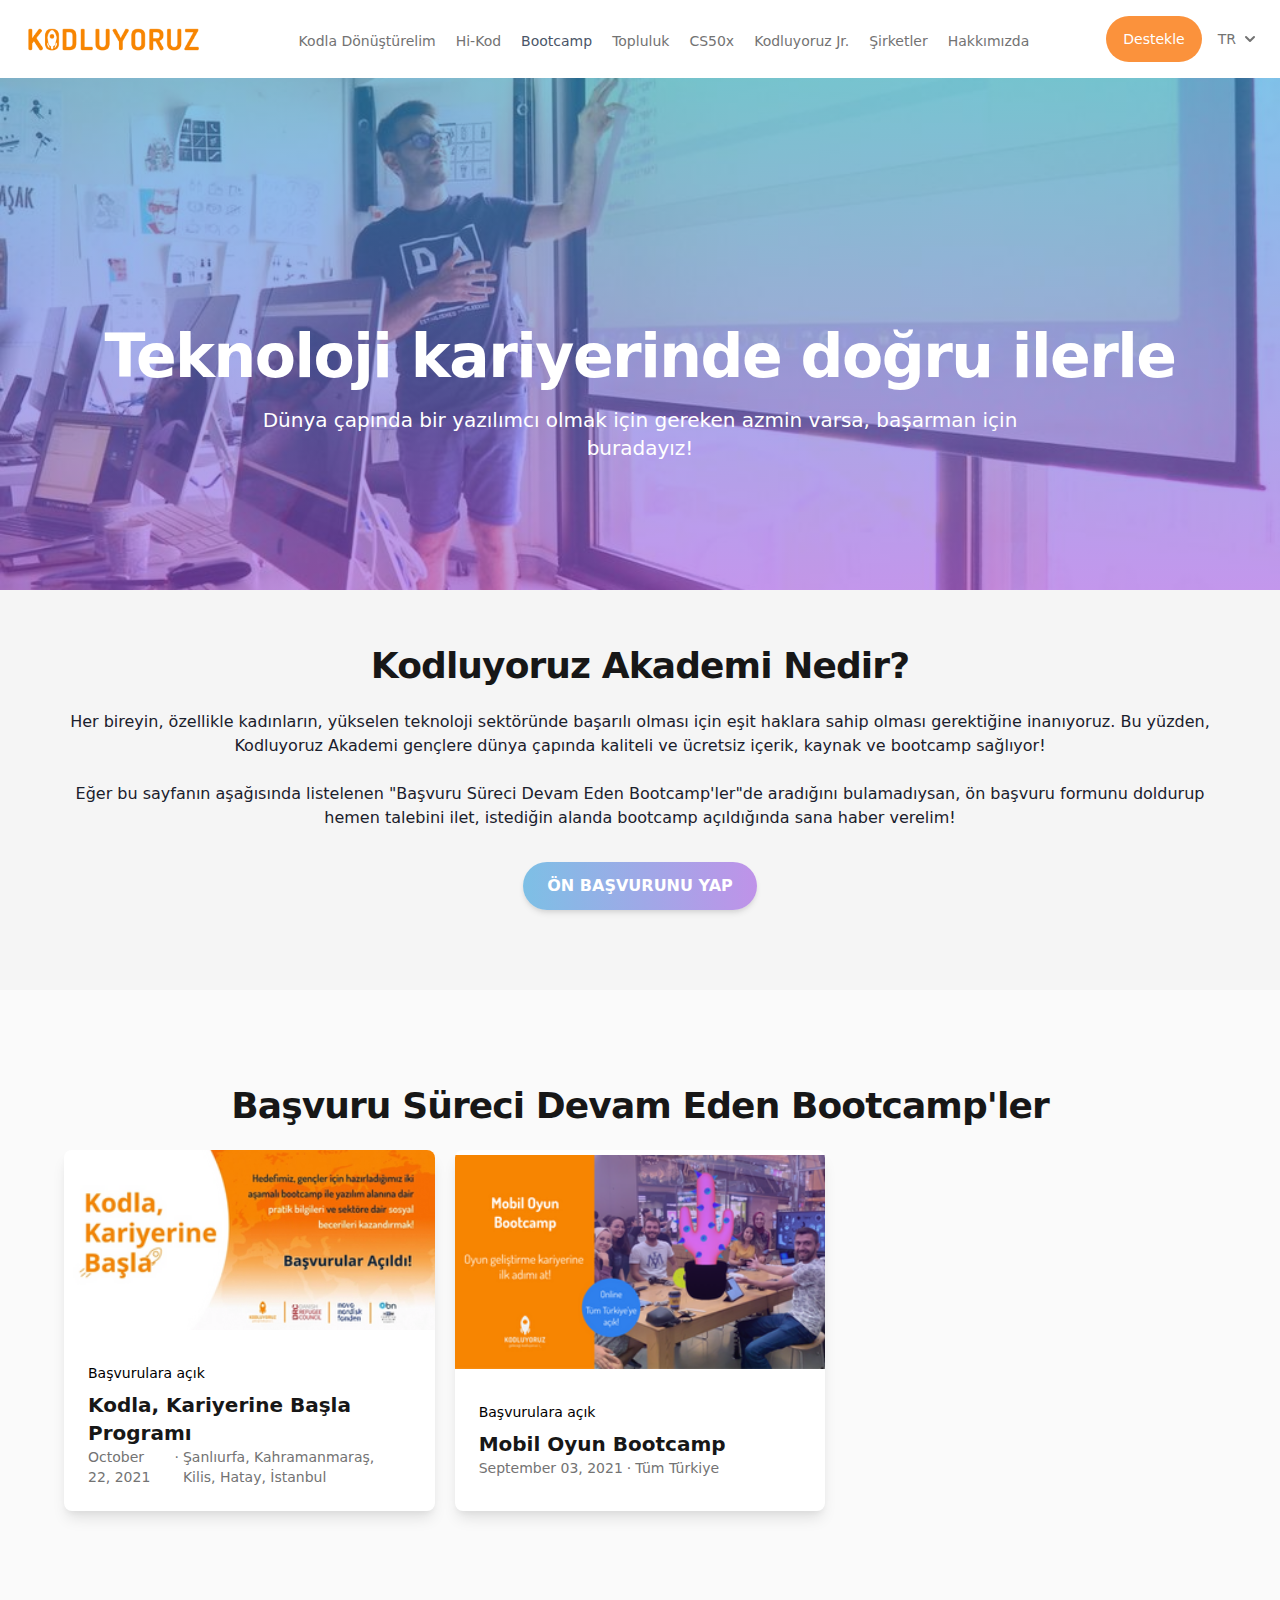
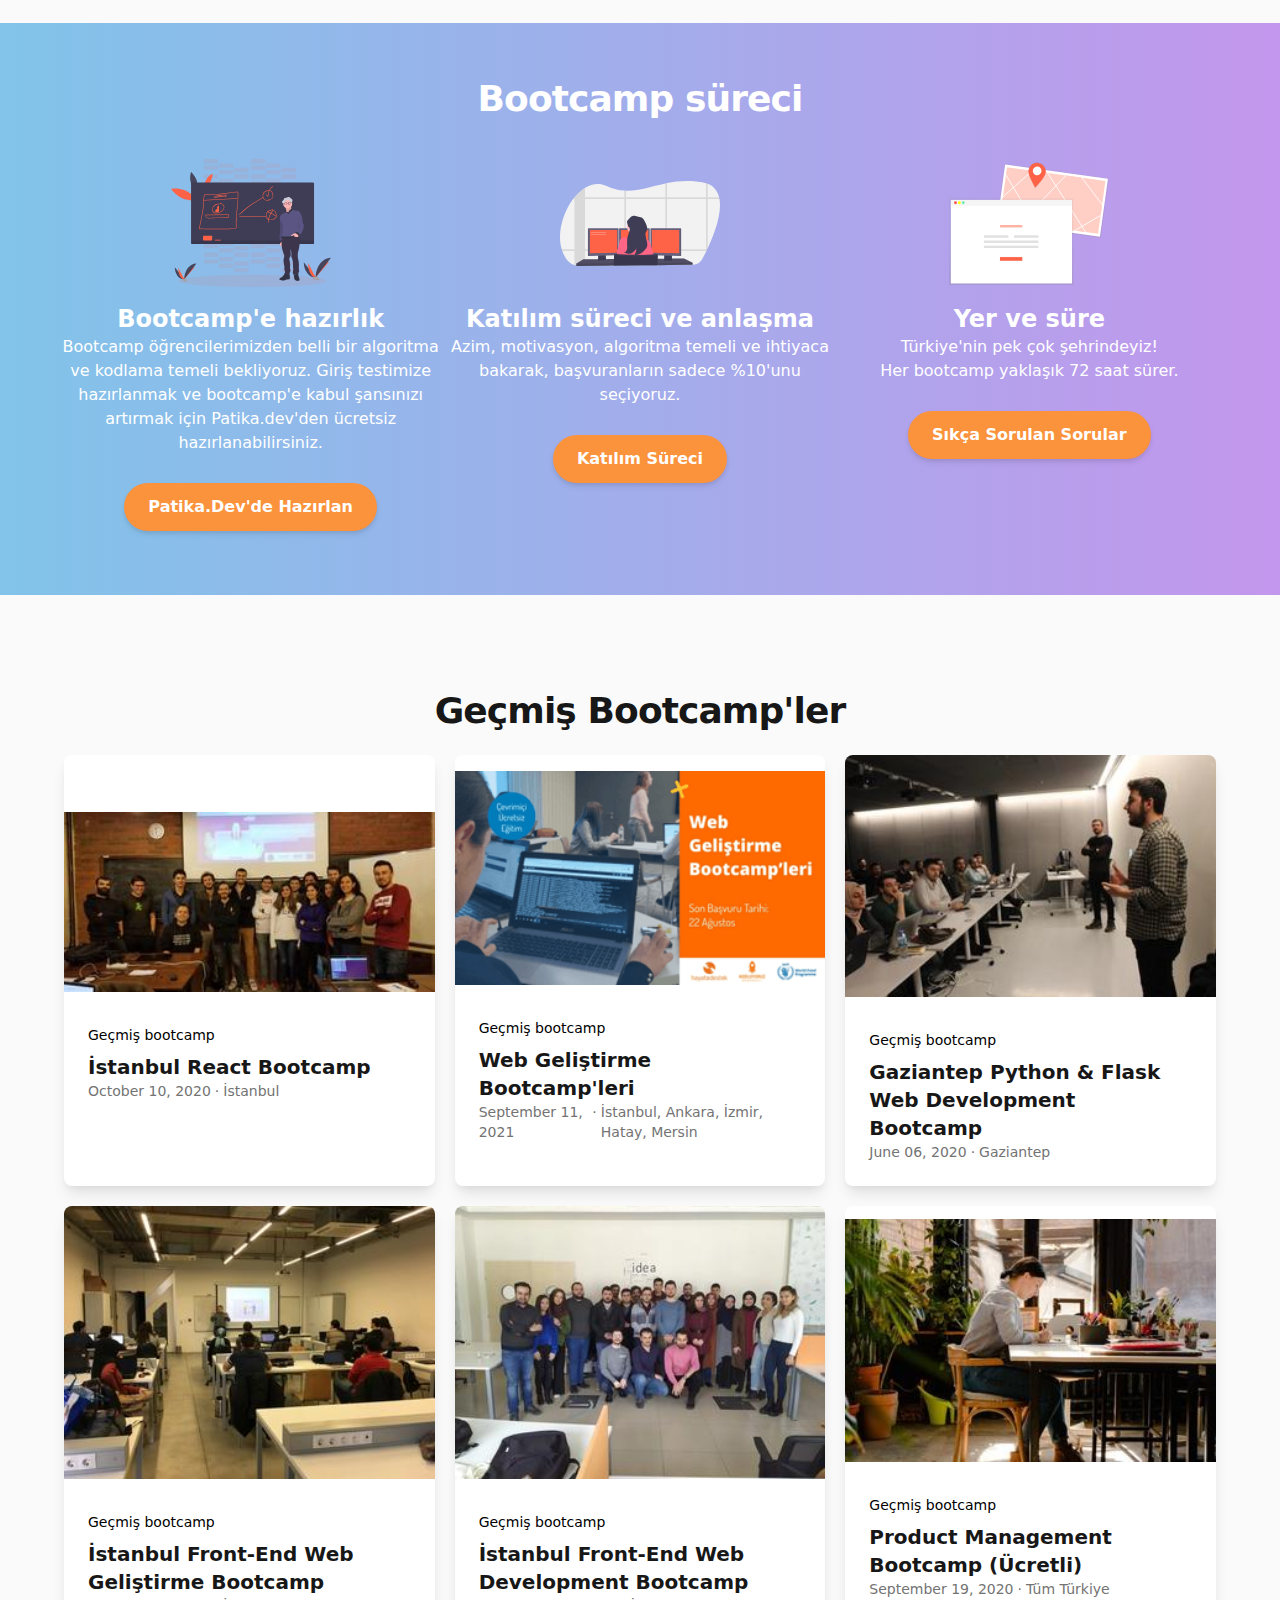
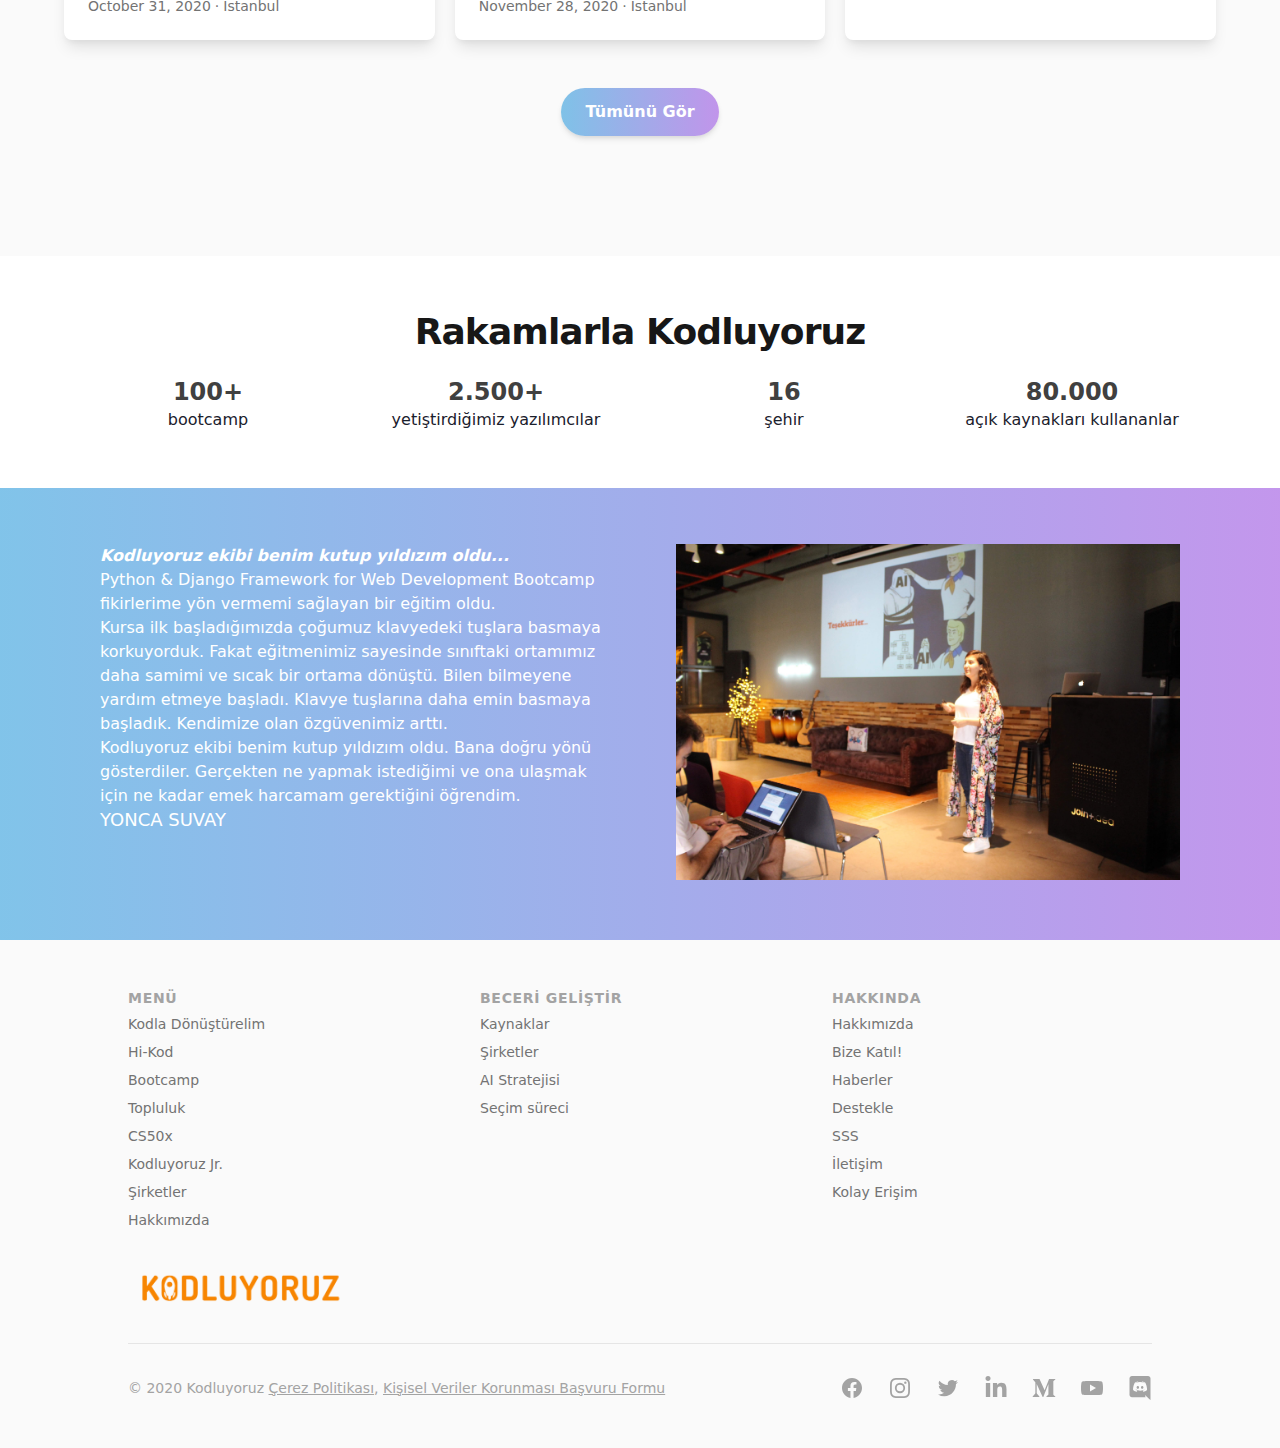
<file: bootcamp/index.html>
<!doctype html>
<html lang="tr">
<head>
    <meta charset="UTF-8">
    <meta name="viewport"
          content="width=device-width, user-scalable=no, initial-scale=1.0, maximum-scale=1.0, minimum-scale=1.0">
    <meta http-equiv="X-UA-Compatible" content="ie=edge">
    <link rel="shortcut icon" href="../images/favicon-32x32.png" type="image/png">
    <title>Kodluyoruz | Bootcamp</title>
    <!-- CSS -->
    <link rel="stylesheet" href="../css/main.css">
    <link rel="stylesheet" href="../css/responsive/sections/bootcamp-sections.css">
</head>
<body>
<div class="container">
    <!-- Header -->
    <header>
        <div class="header-wrapper">
            <div class="header-sections">
                <div class="logo">
                    <a href="https://www.kodluyoruz.org/">
                        <img src="../images/kodluyoruz-logo.png" alt="Kodluyoruz Logo">
                    </a>
                </div>
                <div class="menu-items">
                    <a href="../kodla-donusturelim/index.html">Kodla Dönüştürelim</a>
                    <a href="../hi-kod/index.html">Hi-Kod</a>
                    <a href="../bootcamp/index.html" class="active">Bootcamp</a>
                    <a href="../community/index.html">Topluluk</a>
                    <a href="../cs50/index.html">CS50x</a>
                    <a href="../kodluyoruz-junior/index.html">Kodluyoruz Jr.</a>
                    <a href="../for-companies/index.html">Şirketler</a>
                    <a href="../about/index.html">Hakkımızda</a>
                </div>
                <div class="header-extras">
                    <div class="donate">
                        <a href="https://www.kodluyoruz.org/donate" target="_blank">
                            <span>Destekle</span>
                        </a>
                    </div>
                    <div class="change-language">
                        <span>
                            <button type="button">
                                TR
                                <svg class="-mr-1 ml-1 h-5 w-5" fill="currentColor" viewBox="0 0 20 20"><path
                                        fill-fule="evenodd"
                                        d="M5.293 7.293a1 1 0 011.414 0L10 10.586l3.293-3.293a1 1 0 111.414 1.414l-4 4a1 1 0 01-1.414 0l-4-4a1 1 0 010-1.414z"
                                        clip-rule="evenodd"></path></svg>
                            </button>
                        </span>
                    </div>
                </div>
                <div class="hamburger-menu">
                    <span></span>
                    <span></span>
                    <span></span>
                </div>
            </div>
        </div>
    </header>
    <!-- Header -->
    <!-- Mobile Menu -->
    <div class="mobile-menu">
        <div class="menu-items">
            <a href="../kodla-donusturelim/index.html">Kodla Dönüştürelim</a>
            <a href="../hi-kod/index.html">Hi-Kod</a>
            <a href="../bootcamp" class="active">Bootcamp</a>
            <a href="../community/index.html">Topluluk</a>
            <a href="../cs50/index.html">CS50x</a>
            <a href="../kodluyoruz-junior/index.html">Kodluyoruz Jr.</a>
            <a href="../for-companies/index.html">Şirketler</a>
            <a href="../about/index.html">Hakkımızda</a>
        </div>
        <div class="mobile-menu-extras">
            <div class="donate">
                <a href="#">
                    <span>Destekle</span>
                </a>
            </div>
            <div class="change-language">
                <span>TR</span> | <span>EN</span>
            </div>
        </div>
    </div>
    <!-- Mobile Menu -->
    <!-- Hero Section -->
    <section class="hero section-hero-defaults">
        <div class="wrapper section-hero-wrapper-defaults">
            <div>
                <h2>Teknoloji kariyerinde doğru ilerle</h2>
                <div class="mission">
                    <p>Dünya çapında bir yazılımcı olmak için gereken azmin varsa, başarman için buradayız!</p>
                </div>
            </div>
        </div>
    </section>
    <!-- Hero Section -->
    <!-- Kodluyoruz Akademi Section -->
    <section class="kodluyoruz-akademi section-defaults section-paddings-y40 section-light-gray">
        <div class="wrapper section-wrapper-defaults">
            <div class="title mb-24">
                <h2 class="section-title">Kodluyoruz Akademi Nedir?</h2>
            </div>
            <div class="description">
                <p class="thin-section-paragraph">
                    Her bireyin, özellikle kadınların, yükselen teknoloji sektöründe başarılı olması için eşit haklara
                    sahip olması gerektiğine inanıyoruz. Bu yüzden, Kodluyoruz Akademi gençlere dünya çapında kaliteli
                    ve ücretsiz içerik, kaynak ve bootcamp sağlıyor!
                </p>
                <p class="thin-section-paragraph">&nbsp;</p>
                <p class="thin-section-paragraph">
                    Eğer bu sayfanın aşağısında listelenen "Başvuru Süreci Devam Eden Bootcamp'ler"de aradığını
                    bulamadıysan, ön başvuru formunu doldurup hemen talebini ilet, istediğin alanda bootcamp açıldığında
                    sana haber verelim!
                </p>
                <p class="thin-section-paragraph">&nbsp;</p>
                <div class="button">
                    <a href="http://bit.ly/bootcamp%C3%B6ntalepformu" target="_blank" class="gradient-underline-btn">ÖN BAŞVURUNU YAP</a>
                </div>
            </div>
        </div>
    </section>
    <!-- Kodluyoruz Akademi Section -->
    <!-- Active Bootcamps Section -->
    <section class="active-bootcamps section-defaults section-too-light-gray">
        <div class="wrapper">
            <div class="title mb-24">
                <h2 class="section-title">Başvuru Süreci Devam Eden Bootcamp'ler</h2>
            </div>
            <div class="bootcamps-grid">
                <div class="bootcamp d-flex direct-col justify-center align-center ov-hidden">
                    <a href="https://www.kodluyoruz.org/bootcamp/kodla-kariyerine-basla">
                        <div class="bootcamp-image">
                            <img src="../images/bootcamp-1.png" alt="Kodla, Kariyerine Başla Programı">
                        </div>
                        <span class="bootcamp-details">
                            <div class="bootcamp-status">Başvurulara açık</div>
                            <div class="bootcamp-title">Kodla, Kariyerine Başla Programı</div>
                            <div class="bootcamp-time-place">
                                <div class="bootcamp-date">October 22, 2021</div>
                                <div class="seperator">·</div>
                                <div class="bootcamp-place">Şanlıurfa, Kahramanmaraş, Kilis, Hatay, İstanbul</div>
                            </div>
                        </span>
                    </a>
                </div>
                <div class="bootcamp d-flex direct-col justify-center align-center ov-hidden">
                    <a href="https://www.kodluyoruz.org/bootcamp/mobil-oyun-bootcamp">
                        <div class="bootcamp-image">
                            <img src="../images/bootcamp-2.png" alt="Mobil Oyun Bootcamp">
                        </div>
                        <span class="bootcamp-details">
                            <div class="bootcamp-status">Başvurulara açık</div>
                            <div class="bootcamp-title">Mobil Oyun Bootcamp</div>
                            <div class="bootcamp-time-place">
                                <div class="bootcamp-date">September 03, 2021</div>
                                <div class="seperator">·</div>
                                <div class="bootcamp-place">Tüm Türkiye</div>
                            </div>
                        </span>
                    </a>
                </div>
            </div>
        </div>
    </section>
    <!-- Active Bootcamps Section -->
    <!-- Process Section -->
    <section class="process section-defaults section-paddings-y40 section-gradient">
        <div class="wrapper section-wrapper-defaults">
            <div class="title mb-24">
                <h2 class="section-title-white">Bootcamp süreci</h2>
            </div>
            <div class="process-grid">
                <div class="step">
                    <div class="step-image">
                        <img src="../images/bootcamp-process-1.svg" alt="Bootcamp'e hazırlık">
                    </div>
                    <div class="step-title">Bootcamp'e hazırlık</div>
                    <div class="step-description thin-section-paragraph-white">
                        Bootcamp öğrencilerimizden belli bir algoritma ve kodlama temeli bekliyoruz. Giriş testimize
                        hazırlanmak ve bootcamp'e kabul şansınızı artırmak için Patika.dev'den ücretsiz hazırlanabilirsiniz.
                    </div>
                    <div class="step-button">
                        <a href="https://www.patika.dev/" target="_blank" class="orange-underline-btn">Patika.Dev'de Hazırlan</a>
                    </div>
                </div>
                <div class="step">
                    <div class="step-image">
                        <img src="../images/bootcamp-process-2.svg" alt="Katılım süreci ve anlaşma">
                    </div>
                    <div class="step-title">Katılım süreci ve anlaşma</div>
                    <div class="step-description thin-section-paragraph-white">
                        Azim, motivasyon, algoritma temeli ve ihtiyaca bakarak, başvuranların sadece %10'unu seçiyoruz.
                    </div>
                    <div class="step-button">
                        <a href="https://www.kodluyoruz.org/bootcamp/admission" target="_blank" class="orange-underline-btn">Katılım Süreci</a>
                    </div>
                </div>
                <div class="step">
                    <div class="step-image">
                        <img src="../images/bootcamp-process-3.svg" alt="Yer ve süre">
                    </div>
                    <div class="step-title">Yer ve süre</div>
                    <div class="step-description thin-section-paragraph-white">
                        Türkiye'nin pek çok şehrindeyiz!<br>
                        Her bootcamp yaklaşık 72 saat sürer.
                    </div>
                    <div class="step-button">
                        <a href="../faq/index.html" target="_blank" class="orange-underline-btn">Sıkça Sorulan Sorular</a>
                    </div>
                </div>
            </div>
        </div>
    </section>
    <!-- Process Section -->
    <!-- Old Bootcamps Section -->
    <section class="old-bootcamps section-defaults section-too-light-gray">
        <div class="wrapper">
            <div class="title mb-24">
                <h2 class="section-title">Geçmiş Bootcamp'ler</h2>
            </div>
            <div class="bootcamps-grid">
                <div class="bootcamp d-flex direct-col justify-center align-center ov-hidden">
                    <a href="https://www.kodluyoruz.org/bootcamp/react-bootcamp-online">
                        <div class="bootcamp-image">
                            <img src="../images/old-bootcamp-1.jpg" alt="İstanbul React Bootcamp">
                        </div>
                        <span class="bootcamp-details">
                            <div class="bootcamp-status">Geçmiş bootcamp</div>
                            <div class="bootcamp-title">İstanbul React Bootcamp</div>
                            <div class="bootcamp-time-place">
                                <div class="bootcamp-date">October 10, 2020</div>
                                <div class="seperator">·</div>
                                <div class="bootcamp-place">İstanbul</div>
                            </div>
                        </span>
                    </a>
                </div>
                <div class="bootcamp d-flex direct-col justify-center align-center ov-hidden">
                    <a href="https://www.kodluyoruz.org/bootcamp/web-gelistirme-bootcamp">
                        <div class="bootcamp-image">
                            <img src="../images/old-bootcamp-2.png" alt="Web Geliştirme Bootcamp'leri">
                        </div>
                        <span class="bootcamp-details">
                            <div class="bootcamp-status">Geçmiş bootcamp</div>
                            <div class="bootcamp-title">Web Geliştirme Bootcamp'leri</div>
                            <div class="bootcamp-time-place">
                                <div class="bootcamp-date">September 11, 2021</div>
                                <div class="seperator">·</div>
                                <div class="bootcamp-place">İstanbul, Ankara, İzmir, Hatay, Mersin</div>
                            </div>
                        </span>
                    </a>
                </div>
                <div class="bootcamp d-flex direct-col justify-center align-center ov-hidden">
                    <a href="https://www.kodluyoruz.org/bootcamp/gaziantep-python-and-flask-bootcamp">
                        <div class="bootcamp-image">
                            <img src="../images/old-bootcamp-3.jpg" alt="Gaziantep Python & Flask Web Development Bootcamp">
                        </div>
                        <span class="bootcamp-details">
                            <div class="bootcamp-status">Geçmiş bootcamp</div>
                            <div class="bootcamp-title">Gaziantep Python & Flask Web Development Bootcamp</div>
                            <div class="bootcamp-time-place">
                                <div class="bootcamp-date">June 06, 2020</div>
                                <div class="seperator">·</div>
                                <div class="bootcamp-place">Gaziantep</div>
                            </div>
                        </span>
                    </a>
                </div>
                <div class="bootcamp d-flex direct-col justify-center align-center ov-hidden">
                    <a href="https://www.kodluyoruz.org/bootcamp/istanbul-front-end-web-gelistirme-bootcamp">
                        <div class="bootcamp-image">
                            <img src="../images/old-bootcamp-4.jpg" alt="İstanbul Front-End Web Geliştirme Bootcamp">
                        </div>
                        <span class="bootcamp-details">
                            <div class="bootcamp-status">Geçmiş bootcamp</div>
                            <div class="bootcamp-title">İstanbul Front-End Web Geliştirme Bootcamp</div>
                            <div class="bootcamp-time-place">
                                <div class="bootcamp-date">October 31, 2020</div>
                                <div class="seperator">·</div>
                                <div class="bootcamp-place">İstanbul</div>
                            </div>
                        </span>
                    </a>
                </div>
                <div class="bootcamp d-flex direct-col justify-center align-center ov-hidden">
                    <a href="https://www.kodluyoruz.org/bootcamp/istanbul-front-end-web-gelistirme">
                        <div class="bootcamp-image">
                            <img src="../images/old-bootcamp-5.jpg" alt="İstanbul Front-End Web Development Bootcamp">
                        </div>
                        <span class="bootcamp-details">
                            <div class="bootcamp-status">Geçmiş bootcamp</div>
                            <div class="bootcamp-title">İstanbul Front-End Web Development Bootcamp</div>
                            <div class="bootcamp-time-place">
                                <div class="bootcamp-date">November 28, 2020</div>
                                <div class="seperator">·</div>
                                <div class="bootcamp-place">İstanbul</div>
                            </div>
                        </span>
                    </a>
                </div>
                <div class="bootcamp d-flex direct-col justify-center align-center ov-hidden">
                    <a href="https://www.kodluyoruz.org/bootcamp/product-management-bootcamp">
                        <div class="bootcamp-image">
                            <img src="../images/old-bootcamp-6.jpg" alt="Product Management Bootcamp (Ücretli)">
                        </div>
                        <span class="bootcamp-details">
                            <div class="bootcamp-status">Geçmiş bootcamp</div>
                            <div class="bootcamp-title">Product Management Bootcamp (Ücretli)</div>
                            <div class="bootcamp-time-place">
                                <div class="bootcamp-date">September 19, 2020</div>
                                <div class="seperator">·</div>
                                <div class="bootcamp-place">Tüm Türkiye</div>
                            </div>
                        </span>
                    </a>
                </div>
            </div>
            <div class="button">
                <a href="https://www.kodluyoruz.org/bootcamp/past" target="_blank" class="gradient-underline-btn">Tümünü Gör</a>
            </div>
        </div>
    </section>
    <!-- Old Bootcamps Section -->
    <!-- Analytics Section -->
    <section class="analytics section-defaults section-paddings-y40">
        <div class="wrapper section-wrapper-defaults">
            <div class="title mb-24">
                <h2 class="section-title">Rakamlarla Kodluyoruz</h2>
            </div>
            <div class="analytics-grid">
                <div class="analytic">
                    <div class="number">100+</div>
                    <p class="thin-section-paragraph">bootcamp</p>
                </div>
                <div class="analytic">
                    <div class="number">2.500+</div>
                    <p class="thin-section-paragraph">yetiştirdiğimiz yazılımcılar</p>
                </div>
                <div class="analytic">
                    <div class="number">16</div>
                    <p class="thin-section-paragraph">şehir</p>
                </div>
                <div class="analytic">
                    <div class="number">80.000</div>
                    <p class="thin-section-paragraph">açık kaynakları kullananlar</p>
                </div>
            </div>
        </div>
    </section>
    <!-- Analytics Section -->
    <!-- Letter Section -->
    <section class="letter section-defaults section-paddings-y40 section-gradient">
        <div class="wrapper section-wrapper-defaults">
            <div class="letter-grid d-flex justify-evenly align-start">
                <div class="letter-paragraph">
                    <p class="thin-section-paragraph-white ta-left">
                        <em>Kodluyoruz ekibi benim kutup yıldızım oldu...</em><br>
                        Python & Django Framework for Web Development Bootcamp fikirlerime yön vermemi sağlayan bir eğitim
                        oldu.
                    </p>
                    <p class="thin-section-paragraph-white ta-left">
                       Kursa ilk başladığımızda çoğumuz klavyedeki tuşlara basmaya korkuyorduk. Fakat eğitmenimiz sayesinde
                        sınıftaki ortamımız daha samimi ve sıcak bir ortama dönüştü. Bilen bilmeyene yardım etmeye başladı.
                        Klavye tuşlarına daha emin basmaya başladık. Kendimize olan özgüvenimiz arttı.
                    </p>
                    <p class="thin-section-paragraph-white ta-left">
                        Kodluyoruz ekibi benim kutup yıldızım oldu. Bana doğru yönü gösterdiler. Gerçekten ne yapmak
                        istediğimi ve ona ulaşmak için ne kadar emek harcamam gerektiğini öğrendim.
                    </p>
                    <p class="author thin-section-paragraph-white ta-left">
                        <strong>YONCA SUVAY</strong>
                    </p>
                </div>
                <div class="letter-image">
                    <img src="../images/bootcamp-letter.jpg" alt="Mektup">
                </div>
            </div>
        </div>
    </section>
    <!-- Letter Section -->
    <!-- Footer -->
    <div class="footer">
        <div class="footer-wrapper">
            <div class="wrapper-grid-1">
                <div class="wrapper-grid-2">
                    <div class="footer-link-sections">
                        <div class="section">
                            <h4>Menü</h4>
                            <ul>
                                <li><a href="../kodla-donusturelim/index.html">Kodla Dönüştürelim</a></li>
                                <li><a href="../hi-kod/index.html">Hi-Kod</a></li>
                                <li><a href="../bootcamp/index.html">Bootcamp</a></li>
                                <li><a href="../community/index.html">Topluluk</a></li>
                                <li><a href="../cs50/index.html">CS50x</a></li>
                                <li><a href="../kodluyoruz-junior/index.html">Kodluyoruz Jr.</a></li>
                                <li><a href="../for-companies/index.html">Şirketler</a></li>
                                <li><a href="../about/index.html">Hakkımızda</a></li>
                            </ul>
                        </div>
                        <div class="section">
                            <h4>Beceri Geliştir</h4>
                            <ul>
                                <li><a href="https://www.kodluyoruz.org/resources" target="_blank">Kaynaklar</a></li>
                                <li><a href="../for-companies/index.html">Şirketler</a></li>
                                <li><a href="https://www.kodluyoruz.org/ai-strategy" target="_blank">AI Stratejisi</a></li>
                                <li><a href="https://www.kodluyoruz.org/bootcamp/admission" target="_blank">Seçim süreci</a></li>
                            </ul>
                        </div>
                        <div class="section">
                            <h4>Hakkında</h4>
                            <ul>
                                <li><a href="../about/index.html">Hakkımızda</a></li>
                                <li><a href="https://www.kodluyoruz.org/jobs" target="_blank">Bize Katıl!</a></li>
                                <li><a href="https://www.kodluyoruz.org/news" target="_blank">Haberler</a></li>
                                <li><a href="https://www.kodluyoruz.org/donate" target="_blank">Destekle</a></li>
                                <li><a href="../faq/index.html">SSS</a></li>
                                <li><a href="../contact/index.html">İletişim</a></li>
                                <li><a href="https://www.kodluyoruz.org/links" target="_blank">Kolay Erişim</a></li>
                            </ul>
                        </div>
                    </div>
                </div>
                <div class="logo">
                    <a href="https://www.kodluyoruz.org/">
                        <img src="../images/logo-one.png" alt="Kodluyoruz Logo">
                    </a>
                </div>
            </div>
            <div class="footer-bottom">
                <div class="footer-bottom-wrapper">
                    <div class="footer-bottom-copyright">
                        <p>© 2020 Kodluyoruz <a href="https://cdn.sanity.io/files/9kdepi1d/production/a9971b686af8f40fed30a4b2deba0c4fce31b5b7.pdf" target="_blank">Çerez Politikası</a>, <a href="https://cdn.sanity.io/files/9kdepi1d/production/d5b01329809f92dfbd03e6b103cb65c58d85fd9b.pdf" target="_blank">Kişisel Veriler Korunması Başvuru Formu</a></p>
                    </div>
                    <div class="footer-bottom-social">
                        <a href="https://www.facebook.com/kodluyoruztr/" target="_blank">
                            <svg class="h-6 w-6" fill="currentColor" viewBox="0 0 24 24"><path fill-rule="evenodd" d="M22 12c0-5.523-4.477-10-10-10S2 6.477 2 12c0 4.991 3.657 9.128 8.438 9.878v-6.987h-2.54V12h2.54V9.797c0-2.506 1.492-3.89 3.777-3.89 1.094 0 2.238.195 2.238.195v2.46h-1.26c-1.243 0-1.63.771-1.63 1.562V12h2.773l-.443 2.89h-2.33v6.988C18.343 21.128 22 16.991 22 12z" clip-rule="evenodd"></path></svg>
                        </a>
                        <a href="https://www.instagram.com/kodluyoruz/" target="_blank">
                            <svg class="h-6 w-6" fill="currentColor" viewBox="0 0 24 24"><path fill-rule="evenodd" d="M12.315 2c2.43 0 2.784.013 3.808.06 1.064.049 1.791.218 2.427.465a4.902 4.902 0 011.772 1.153 4.902 4.902 0 011.153 1.772c.247.636.416 1.363.465 2.427.048 1.067.06 1.407.06 4.123v.08c0 2.643-.012 2.987-.06 4.043-.049 1.064-.218 1.791-.465 2.427a4.902 4.902 0 01-1.153 1.772 4.902 4.902 0 01-1.772 1.153c-.636.247-1.363.416-2.427.465-1.067.048-1.407.06-4.123.06h-.08c-2.643 0-2.987-.012-4.043-.06-1.064-.049-1.791-.218-2.427-.465a4.902 4.902 0 01-1.772-1.153 4.902 4.902 0 01-1.153-1.772c-.247-.636-.416-1.363-.465-2.427-.047-1.024-.06-1.379-.06-3.808v-.63c0-2.43.013-2.784.06-3.808.049-1.064.218-1.791.465-2.427a4.902 4.902 0 011.153-1.772A4.902 4.902 0 015.45 2.525c.636-.247 1.363-.416 2.427-.465C8.901 2.013 9.256 2 11.685 2h.63zm-.081 1.802h-.468c-2.456 0-2.784.011-3.807.058-.975.045-1.504.207-1.857.344-.467.182-.8.398-1.15.748-.35.35-.566.683-.748 1.15-.137.353-.3.882-.344 1.857-.047 1.023-.058 1.351-.058 3.807v.468c0 2.456.011 2.784.058 3.807.045.975.207 1.504.344 1.857.182.466.399.8.748 1.15.35.35.683.566 1.15.748.353.137.882.3 1.857.344 1.054.048 1.37.058 4.041.058h.08c2.597 0 2.917-.01 3.96-.058.976-.045 1.505-.207 1.858-.344.466-.182.8-.398 1.15-.748.35-.35.566-.683.748-1.15.137-.353.3-.882.344-1.857.048-1.055.058-1.37.058-4.041v-.08c0-2.597-.01-2.917-.058-3.96-.045-.976-.207-1.505-.344-1.858a3.097 3.097 0 00-.748-1.15 3.098 3.098 0 00-1.15-.748c-.353-.137-.882-.3-1.857-.344-1.023-.047-1.351-.058-3.807-.058zM12 6.865a5.135 5.135 0 110 10.27 5.135 5.135 0 010-10.27zm0 1.802a3.333 3.333 0 100 6.666 3.333 3.333 0 000-6.666zm5.338-3.205a1.2 1.2 0 110 2.4 1.2 1.2 0 010-2.4z" clip-rule="evenodd"></path></svg>
                        </a>
                        <a href="https://twitter.com/kodluyoruz" target="_blank">
                            <svg class="h-6 w-6" fill="currentColor" viewBox="0 0 24 24"><path d="M8.29 20.251c7.547 0 11.675-6.253 11.675-11.675 0-.178 0-.355-.012-.53A8.348 8.348 0 0022 5.92a8.19 8.19 0 01-2.357.646 4.118 4.118 0 001.804-2.27 8.224 8.224 0 01-2.605.996 4.107 4.107 0 00-6.993 3.743 11.65 11.65 0 01-8.457-4.287 4.106 4.106 0 001.27 5.477A4.072 4.072 0 012.8 9.713v.052a4.105 4.105 0 003.292 4.022 4.095 4.095 0 01-1.853.07 4.108 4.108 0 003.834 2.85A8.233 8.233 0 012 18.407a11.616 11.616 0 006.29 1.84"></path></svg>
                        </a>
                        <a href="https://www.linkedin.com/company/kodluyoruz/" target="_blank">
                            <svg stroke="currentColor" fill="currentColor" stroke-width="0" viewBox="0 0 448 512" class="w-6 h-6" xmlns="http://www.w3.org/2000/svg"><path d="M100.28 448H7.4V148.9h92.88zM53.79 108.1C24.09 108.1 0 83.5 0 53.8a53.79 53.79 0 0 1 107.58 0c0 29.7-24.1 54.3-53.79 54.3zM447.9 448h-92.68V302.4c0-34.7-.7-79.2-48.29-79.2-48.29 0-55.69 37.7-55.69 76.7V448h-92.78V148.9h89.08v40.8h1.3c12.4-23.5 42.69-48.3 87.88-48.3 94 0 111.28 61.9 111.28 142.3V448z"></path></svg>
                        </a>
                        <a href="https://medium.com/kodluyoruz/" target="_blank">
                            <svg stroke="currentColor" fill="currentColor" stroke-width="0" viewBox="0 0 512 512" class="h-6 w-6" xmlns="http://www.w3.org/2000/svg"><path d="M71.5 142.3c.6-5.9-1.7-11.8-6.1-15.8L20.3 72.1V64h140.2l108.4 237.7L364.2 64h133.7v8.1l-38.6 37c-3.3 2.5-5 6.7-4.3 10.8v272c-.7 4.1 1 8.3 4.3 10.8l37.7 37v8.1H307.3v-8.1l39.1-37.9c3.8-3.8 3.8-5 3.8-10.8V171.2L241.5 447.1h-14.7L100.4 171.2v184.9c-1.1 7.8 1.5 15.6 7 21.2l50.8 61.6v8.1h-144v-8L65 377.3c5.4-5.6 7.9-13.5 6.5-21.2V142.3z"></path></svg>
                        </a>
                        <a href="https://www.youtube.com/channel/UCSnIf-v95OSGIv9H7d2R2lw" target="_blank">
                            <svg stroke="currentColor" fill="currentColor" stroke-width="0" version="1.2" baseProfile="tiny" viewBox="0 0 24 24" class="h-6 w-6" xmlns="http://www.w3.org/2000/svg"><path d="M22.8 8.6c-.2-1.5-.4-2.6-1-3-.6-.5-5.8-.6-9.8-.6s-9.2.1-9.8.6c-.6.4-.8 1.5-1 3s-.2 2.4-.2 3.4 0 1.9.2 3.4.4 2.6 1 3c.6.5 5.8.6 9.8.6 4 0 9.2-.1 9.8-.6.6-.4.8-1.5 1-3s.2-2.4.2-3.4 0-1.9-.2-3.4zm-12.8 7v-7.2l6 3.6-6 3.6z"></path></svg>
                        </a>
                        <a href="https://discord.com/invite/huVN948" target="_blank">
                            <svg stroke="currentColor" fill="currentColor" stroke-width="0" viewBox="0 0 448 512" class="h-6 w-6" height="1em" width="1em" xmlns="http://www.w3.org/2000/svg"><path d="M297.216 243.2c0 15.616-11.52 28.416-26.112 28.416-14.336 0-26.112-12.8-26.112-28.416s11.52-28.416 26.112-28.416c14.592 0 26.112 12.8 26.112 28.416zm-119.552-28.416c-14.592 0-26.112 12.8-26.112 28.416s11.776 28.416 26.112 28.416c14.592 0 26.112-12.8 26.112-28.416.256-15.616-11.52-28.416-26.112-28.416zM448 52.736V512c-64.494-56.994-43.868-38.128-118.784-107.776l13.568 47.36H52.48C23.552 451.584 0 428.032 0 398.848V52.736C0 23.552 23.552 0 52.48 0h343.04C424.448 0 448 23.552 448 52.736zm-72.96 242.688c0-82.432-36.864-149.248-36.864-149.248-36.864-27.648-71.936-26.88-71.936-26.88l-3.584 4.096c43.52 13.312 63.744 32.512 63.744 32.512-60.811-33.329-132.244-33.335-191.232-7.424-9.472 4.352-15.104 7.424-15.104 7.424s21.248-20.224 67.328-33.536l-2.56-3.072s-35.072-.768-71.936 26.88c0 0-36.864 66.816-36.864 149.248 0 0 21.504 37.12 78.08 38.912 0 0 9.472-11.52 17.152-21.248-32.512-9.728-44.8-30.208-44.8-30.208 3.766 2.636 9.976 6.053 10.496 6.4 43.21 24.198 104.588 32.126 159.744 8.96 8.96-3.328 18.944-8.192 29.44-15.104 0 0-12.8 20.992-46.336 30.464 7.68 9.728 16.896 20.736 16.896 20.736 56.576-1.792 78.336-38.912 78.336-38.912z"></path></svg>
                        </a>
                    </div>
                </div>
            </div>
        </div>
    </div>
    <!-- Footer -->
</div>
<script src="../js/responsive.js" type="text/javascript"></script>
</body>
</html>
</file>
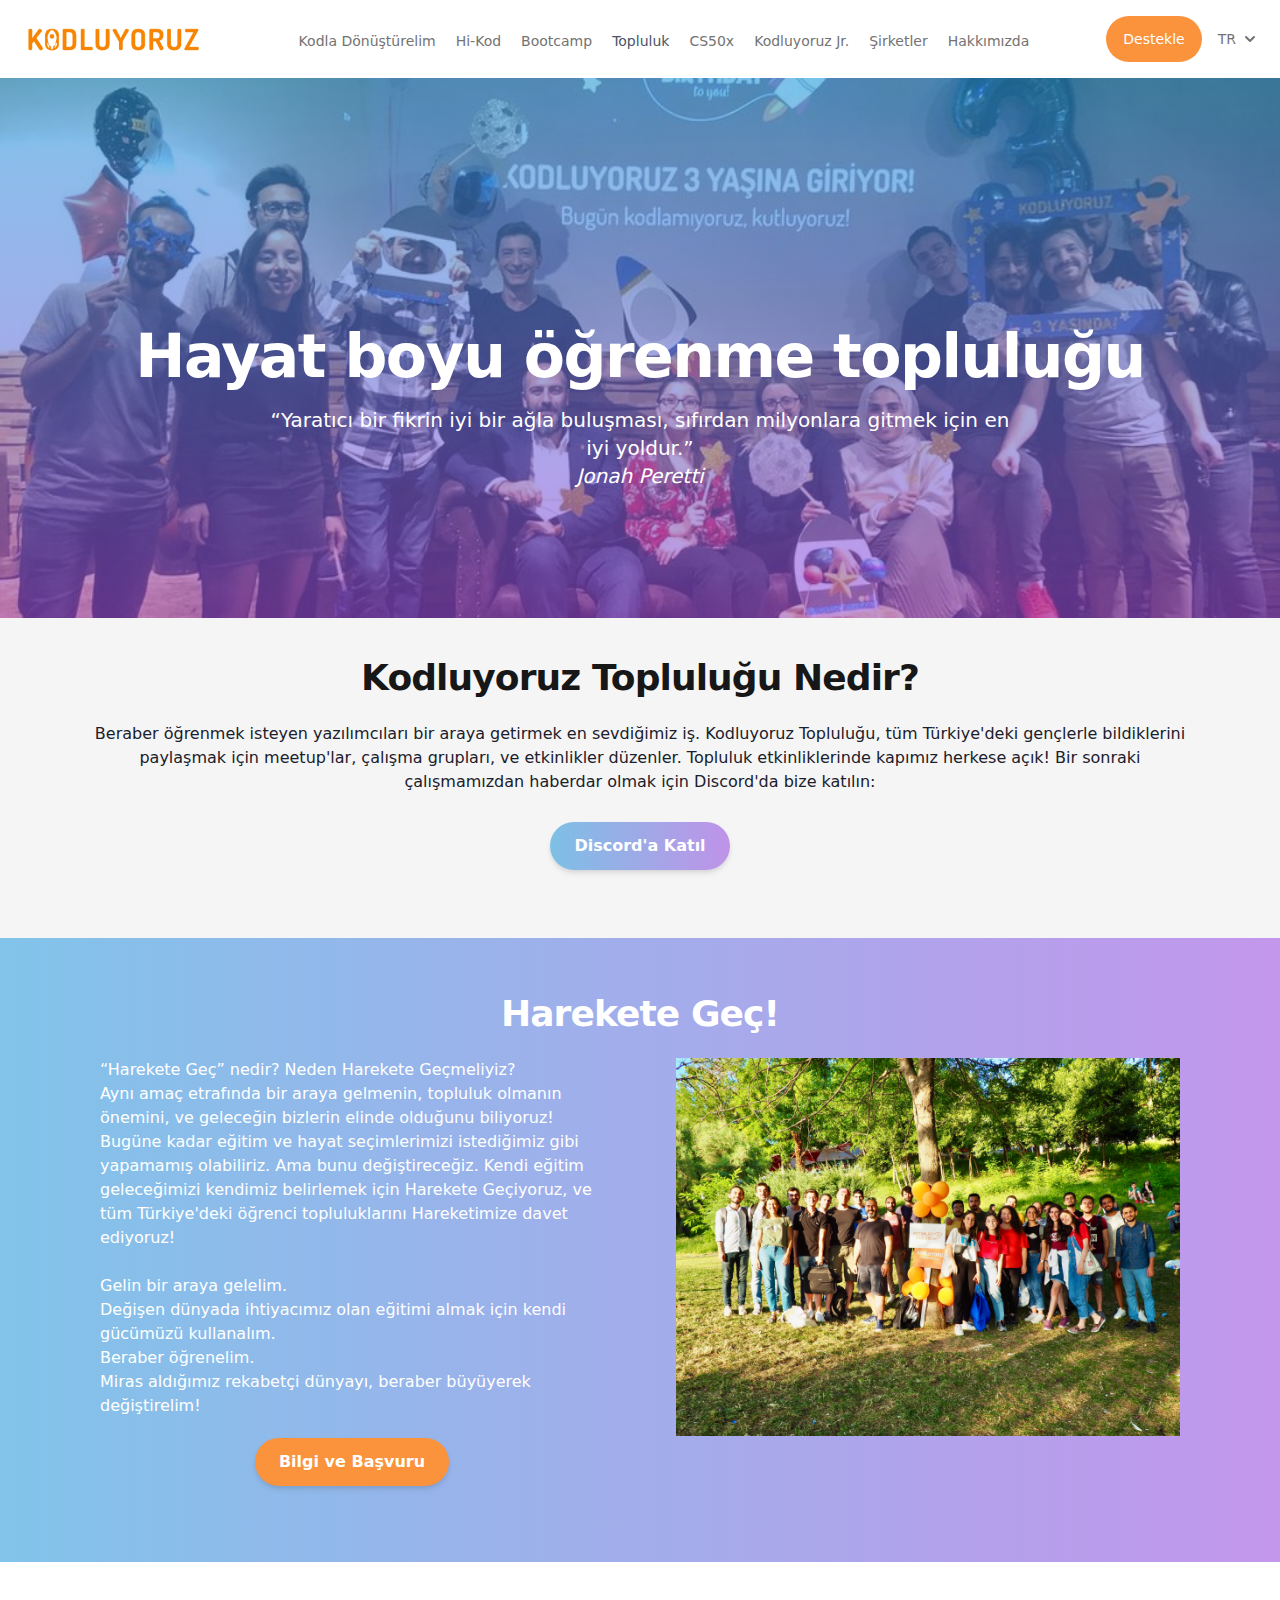
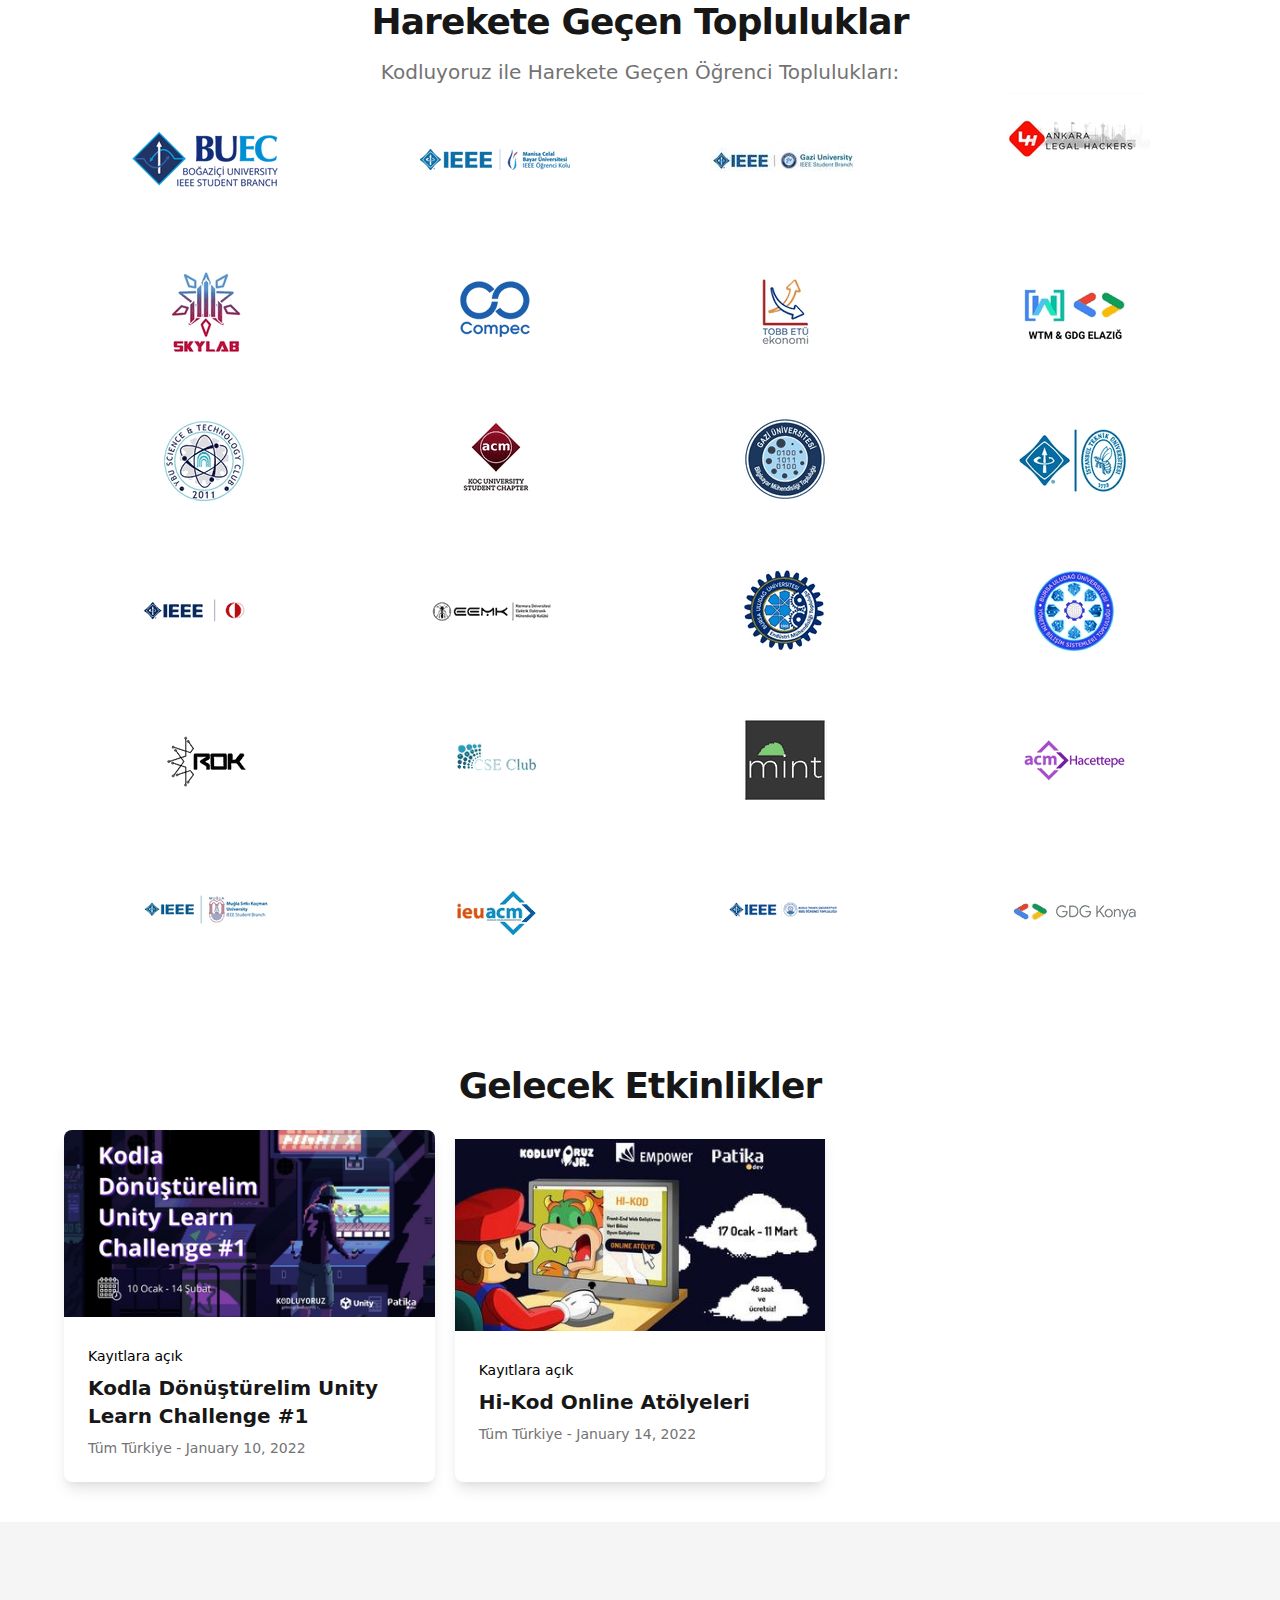
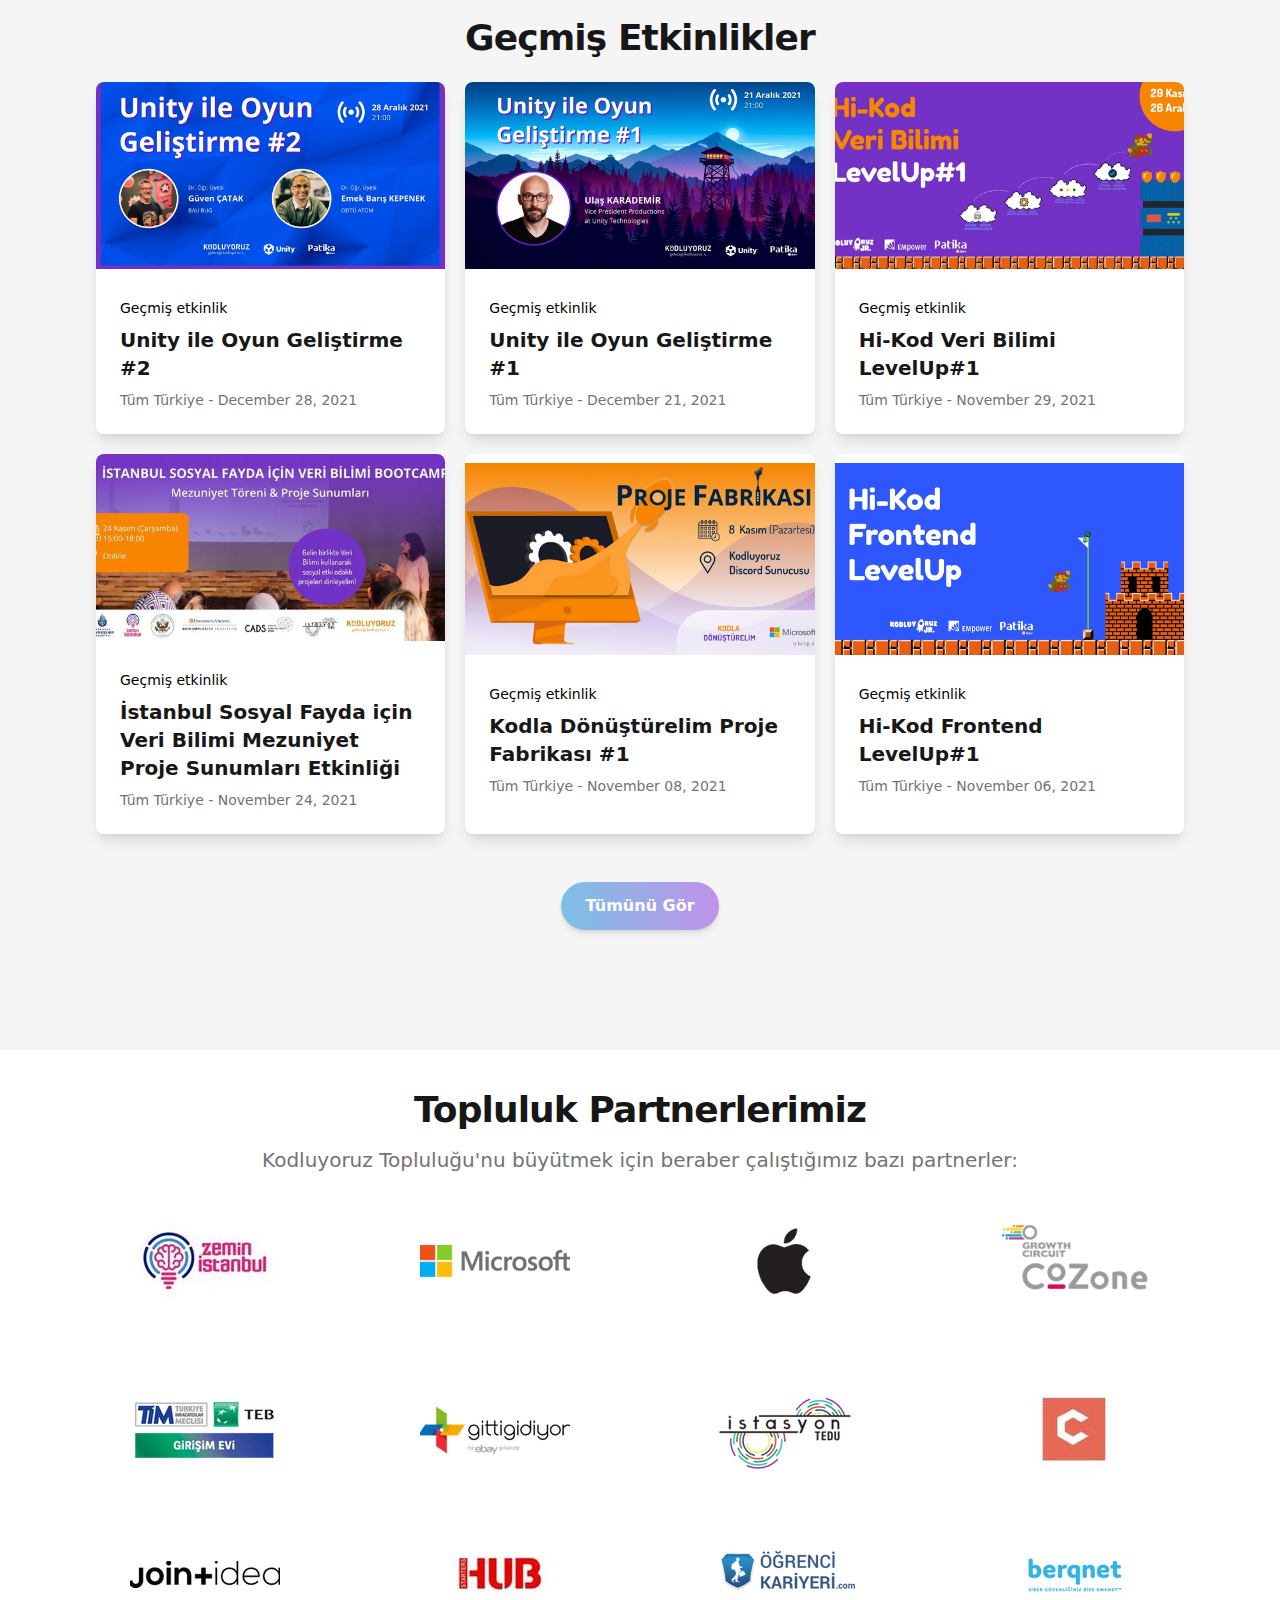
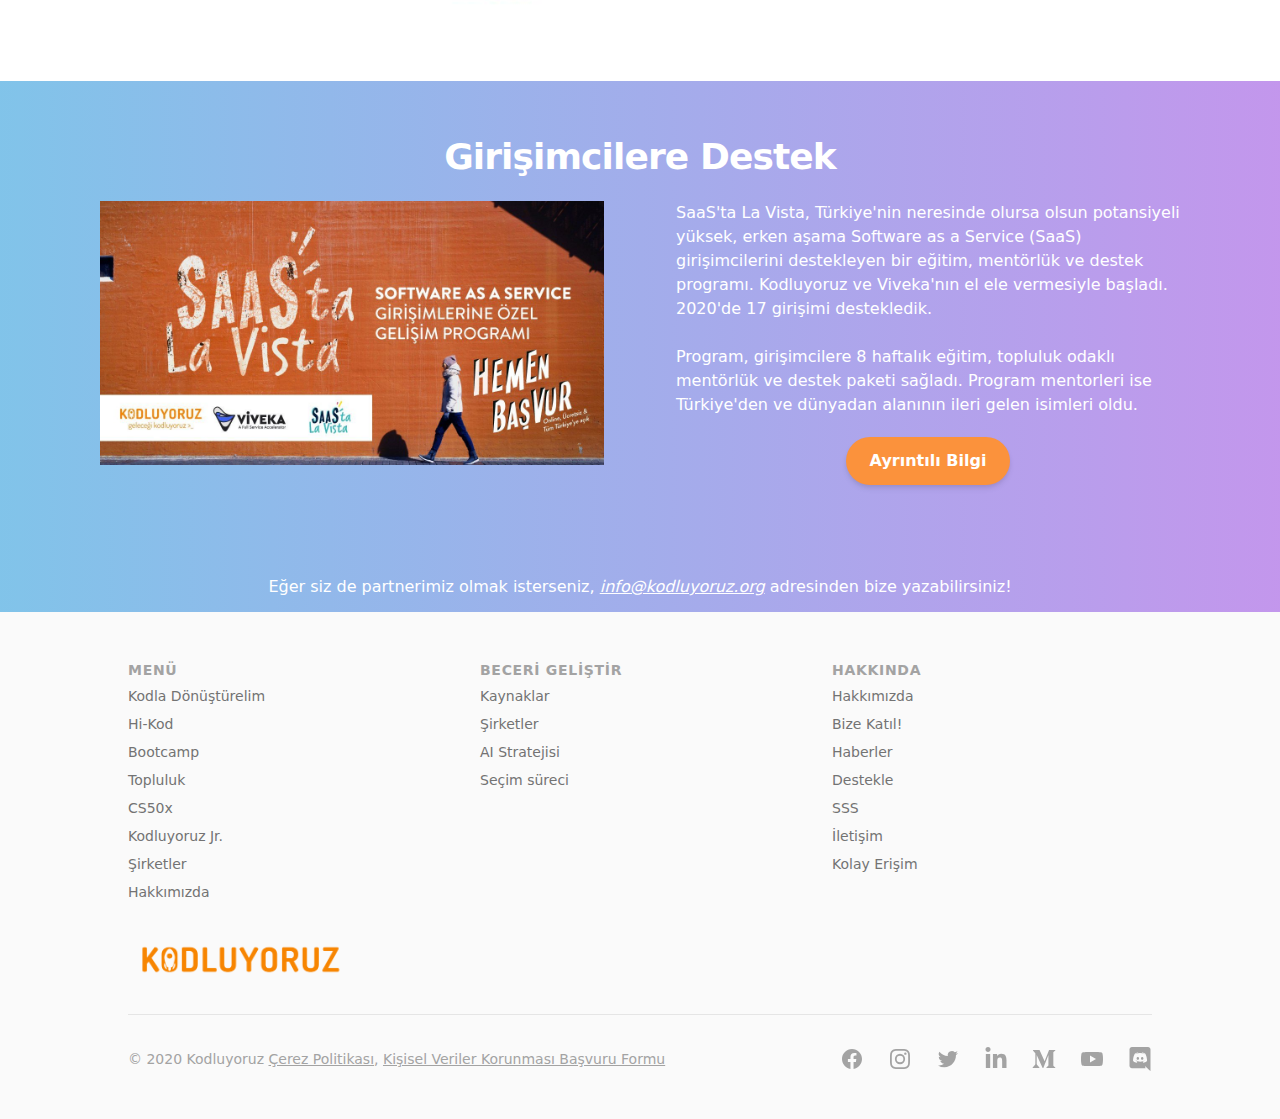
<file: community/index.html>
<!doctype html>
<html lang="tr">
<head>
    <meta charset="UTF-8">
    <meta name="viewport"
          content="width=device-width, user-scalable=no, initial-scale=1.0, maximum-scale=1.0, minimum-scale=1.0">
    <meta http-equiv="X-UA-Compatible" content="ie=edge">
    <link rel="shortcut icon" href="../images/favicon-32x32.png" type="image/png">
    <title>Kodluyoruz | Topluluk</title>
    <!-- CSS -->
    <link rel="stylesheet" href="../css/main.css">
    <link rel="stylesheet" href="../css/responsive/sections/community-sections.css">
</head>
<body>
<div class="container">
    <!-- Header -->
    <header>
        <div class="header-wrapper">
            <div class="header-sections">
                <div class="logo">
                    <a href="https://www.kodluyoruz.org/">
                        <img src="../images/kodluyoruz-logo.png" alt="Kodluyoruz Logo">
                    </a>
                </div>
                <div class="menu-items">
                    <a href="../kodla-donusturelim/index.html">Kodla Dönüştürelim</a>
                    <a href="../hi-kod/index.html">Hi-Kod</a>
                    <a href="../bootcamp/index.html">Bootcamp</a>
                    <a href="../community/index.html" class="active">Topluluk</a>
                    <a href="../cs50/index.html">CS50x</a>
                    <a href="../kodluyoruz-junior/index.html">Kodluyoruz Jr.</a>
                    <a href="../for-companies/index.html">Şirketler</a>
                    <a href="../about/index.html">Hakkımızda</a>
                </div>
                <div class="header-extras">
                    <div class="donate">
                        <a href="https://www.kodluyoruz.org/donate" target="_blank">
                            <span>Destekle</span>
                        </a>
                    </div>
                    <div class="change-language">
                        <span>
                            <button type="button">
                                TR
                                <svg class="-mr-1 ml-1 h-5 w-5" fill="currentColor" viewBox="0 0 20 20"><path
                                        fill-fule="evenodd"
                                        d="M5.293 7.293a1 1 0 011.414 0L10 10.586l3.293-3.293a1 1 0 111.414 1.414l-4 4a1 1 0 01-1.414 0l-4-4a1 1 0 010-1.414z"
                                        clip-rule="evenodd"></path></svg>
                            </button>
                        </span>
                    </div>
                </div>
                <div class="hamburger-menu">
                    <span></span>
                    <span></span>
                    <span></span>
                </div>
            </div>
        </div>
    </header>
    <!-- Header -->
    <!-- Mobile Menu -->
    <div class="mobile-menu">
        <div class="menu-items">
            <a href="../kodla-donusturelim/index.html">Kodla Dönüştürelim</a>
            <a href="../hi-kod/index.html">Hi-Kod</a>
            <a href="../bootcamp">Bootcamp</a>
            <a href="../community/index.html" class="active">Topluluk</a>
            <a href="../cs50/index.html">CS50x</a>
            <a href="../kodluyoruz-junior/index.html">Kodluyoruz Jr.</a>
            <a href="../for-companies/index.html">Şirketler</a>
            <a href="../about/index.html">Hakkımızda</a>
        </div>
        <div class="mobile-menu-extras">
            <div class="donate">
                <a href="#">
                    <span>Destekle</span>
                </a>
            </div>
            <div class="change-language">
                <span>TR</span> | <span>EN</span>
            </div>
        </div>
    </div>
    <!-- Mobile Menu -->
    <!-- Hero Section -->
    <section class="hero section-hero-defaults">
        <div class="wrapper section-hero-wrapper-defaults">
            <div>
                <h2>Hayat boyu öğrenme topluluğu</h2>
                <div class="mission">
                    <p>
                        “Yaratıcı bir fikrin iyi bir ağla buluşması, sıfırdan milyonlara gitmek için en iyi yoldur.”
                        <br>
                        <em>Jonah Peretti</em>
                    </p>
                </div>
            </div>
        </div>
    </section>
    <!-- Hero Section -->
    <!-- What Is Section -->
    <section class="what-is section-defaults section-paddings-y40 section-light-gray">
        <div class="wrapper section-wrapper-defaults">
            <div class="title mb-24">
                <h2 class="section-title">Kodluyoruz Topluluğu Nedir?</h2>
            </div>
            <div class="description">
                <p class="thin-section-paragraph">
                    Beraber öğrenmek isteyen yazılımcıları bir araya getirmek en sevdiğimiz iş. Kodluyoruz Topluluğu,
                    tüm Türkiye'deki gençlerle bildiklerini paylaşmak için meetup'lar, çalışma grupları, ve etkinlikler
                    düzenler. Topluluk etkinliklerinde kapımız herkese açık! Bir sonraki çalışmamızdan haberdar olmak
                    için Discord'da bize katılın:
                </p>
            </div>
            <div class="button">
                <a href="https://discord.gg/huVN948" target="_blank" class="gradient-underline-btn">Discord'a Katıl</a>
            </div>
        </div>
    </section>
    <!-- What Is Section -->
    <!-- Move On Section -->
    <section class="move-on section-defaults section-paddings-y40 section-gradient">
        <div class="wrapper section-wrapper-defaults">
            <div class="title mb-24">
                <h2 class="section-title-white">Harekete Geç!</h2>
            </div>
            <div class="move-on-grid">
                <div class="move-on-paragraph">
                    <p class="thin-section-paragraph-white ta-left">
                        <strong>“Harekete Geç” nedir? Neden Harekete Geçmeliyiz?</strong>
                        <br>
                        Aynı amaç etrafında bir araya gelmenin, topluluk olmanın önemini, ve geleceğin bizlerin elinde olduğunu biliyoruz! Bugüne kadar eğitim ve hayat seçimlerimizi istediğimiz gibi yapamamış olabiliriz. Ama bunu değiştireceğiz. Kendi eğitim geleceğimizi kendimiz belirlemek için Harekete Geçiyoruz, ve tüm Türkiye'deki öğrenci topluluklarını Hareketimize davet ediyoruz!
                        <br><br>
                        Gelin bir araya gelelim.<br>
                        Değişen dünyada ihtiyacımız olan eğitimi almak için kendi gücümüzü kullanalım.<br>
                        Beraber öğrenelim.<br>
                        <strong>Miras aldığımız rekabetçi dünyayı, beraber büyüyerek değiştirelim!</strong>
                    </p>
                    <div class="button">
                        <a href="https://forms.gle/4fzktmtqx1aqUbZ7A" target="_blank" class="orange-underline-btn">Bilgi ve Başvuru</a>
                    </div>
                </div>
                <div class="move-on-image">
                    <img src="../images/move-on-photo.jpg" alt="Harekete Geç">
                </div>
            </div>
        </div>
    </section>
    <!-- Move On Section -->
    <!-- Communities Section -->
    <section class="communities section-defaults section-paddings-y40">
        <div class="wrapper">
            <div class="title">
                <h2 class="section-title">Harekete Geçen Topluluklar</h2>
                <p class="section-paragraph">Kodluyoruz ile Harekete Geçen Öğrenci Toplulukları:</p>
            </div>
            <div class="communities-grid mx-auto">
                <div class="community">
                    <a href="http://www.buec.boun.edu.tr/" target="_blank">
                        <img src="../images/community-1.png" alt="Community 1">
                    </a>
                </div>
                <div class="community">
                    <a href="http://ieee.cbu.edu.tr/" target="_blank">
                        <img src="../images/community-2.png" alt="Community 2">
                    </a>
                </div>
                <div class="community">
                    <a href="https://www.ieeegazi.org/" target="_blank">
                        <img src="../images/community-3.jpg" alt="Community 3">
                    </a>
                </div>
                <div class="community">
                    <a href="http://ankaralegalhackers.com/" target="_blank">
                        <img src="../images/community-4.png" alt="Community 4">
                    </a>
                </div>
                <div class="community">
                    <a href="http://www.yildizskylab.com/" target="_blank">
                        <img src="../images/community-5.png" alt="Community 5">
                    </a>
                </div>
                <div class="community">
                    <a href="https://www.instagram.com/bouncompec" target="_blank">
                        <img src="../images/community-6.png" alt="Community 6">
                    </a>
                </div>
                <div class="community">
                    <a href="https://www.instagram.com/etuekonomitoplulugu/?hl=tr" target="_blank">
                        <img src="../images/community-7.png" alt="Community 7">
                    </a>
                </div>
                <div class="community">
                    <a href="https://www.instagram.com/wtmelazig/?hl=en" target="_blank">
                        <img src="../images/community-8.png" alt="Community 8">
                    </a>
                </div>
                <div class="community">
                    <a href="https://aybubiltek.com/" target="_blank">
                        <img src="../images/community-9.png" alt="Community 9">
                    </a>
                </div>
                <div class="community">
                    <a href="https://m.facebook.com/kuacmchapter/" target="_blank">
                        <img src="../images/community-10.png" alt="Community 10">
                    </a>
                </div>
                <div class="community">
                    <a href="https://www.instagram.com/gazibmt/" target="_blank">
                        <img src="../images/community-11.png" alt="Community 11">
                    </a>
                </div>
                <div class="community">
                    <a href="https://www.ituieee.com/" target="_blank">
                        <img src="../images/community-12.png" alt="Community 12">
                    </a>
                </div>
                <div class="community">
                    <a href="http://www.ieee.metu.edu.tr/" target="_blank">
                        <img src="../images/community-13.png" alt="Community 13">
                    </a>
                </div>
                <div class="community">
                    <a href="https://www.instagram.com/mueemk/?fbclid=IwAR1XUGM_imu5-Ww02BPOPE51GGy63ojp7PBhwpCpo-xKgX-muMKjXf9lrPE" target="_blank">
                        <img src="../images/community-14.png" alt="Community 14">
                    </a>
                </div>
                <div class="community">
                    <a href="https://www.instagram.com/uludagemt/?hl=en" target="_blank">
                        <img src="../images/community-15.png" alt="Community 15">
                    </a>
                </div>
                <div class="community">
                    <a href="https://www.instagram.com/uybist/?hl=en" target="_blank">
                        <img src="../images/community-16.png" alt="Community 16">
                    </a>
                </div>
                <div class="community">
                    <a href="https://www.yturok.com/" target="_blank">
                        <img src="../images/community-17.png" alt="Community 17">
                    </a>
                </div>
                <div class="community">
                    <a href="https://www.linkedin.com/in/cse-club-marmara-university-76609637/?originalSubdomain=tr" target="_blank">
                        <img src="../images/community-18.png" alt="Community 18">
                    </a>
                </div>
                <div class="community">
                    <a href="https://www.instagram.com/ytumint/?hl=en" target="_blank">
                        <img src="../images/community-19.png" alt="Community 19">
                    </a>
                </div>
                <div class="community">
                    <a href="https://www.acmhacettepe.com/" target="_blank">
                        <img src="../images/community-20.png" alt="Community 20">
                    </a>
                </div>
                <div class="community">
                    <a href="https://www.instagram.com/ieeemsku/?hl=en" target="_blank">
                        <img src="../images/community-21.png" alt="Community 21">
                    </a>
                </div>
                <div class="community">
                    <a href="https://instagram.com/ieuacm" target="_blank">
                        <img src="../images/community-22.png" alt="Community 22">
                    </a>
                </div>
                <div class="community">
                    <a href="https://www.instagram.com/ieeebtusb/" target="_blank">
                        <img src="../images/community-23.png" alt="Community 23">
                    </a>
                </div>
                <div class="community">
                    <a href="https://www.instagram.com/gdgkonya/" target="_blank">
                        <img src="../images/community-24.png" alt="Community 24">
                    </a>
                </div>
            </div>
        </div>
    </section>
    <!-- Communities Section -->
    <!-- Future Activities Section -->
    <section class="future-activities section-defaults section-paddings-y40">
        <div class="wrapper">
            <div class="title mb-24">
                <h2 class="section-title">Gelecek Etkinlikler</h2>
            </div>
            <div class="activities-grid">
                <div class="activity d-flex direct-col justify-center align-center ov-hidden">
                    <a href="https://www.kodluyoruz.org/event/unity-learn-challenge">
                        <div class="activity-image">
                            <img src="../images/activity-1.png" alt="Kodla Dönüştürelim Unity Learn Challenge #1">
                        </div>
                        <span class="activity-details">
                            <div class="activity-status">Kayıtlara açık</div>
                            <div class="activity-title">Kodla Dönüştürelim Unity Learn Challenge #1</div>
                            <div class="activity-time-place">Tüm Türkiye - January 10, 2022</div>
                        </span>
                    </a>
                </div>
                <div class="activity d-flex direct-col justify-center align-center ov-hidden">
                    <a href="https://www.kodluyoruz.org/event/hi-kod-online-atolyeleri">
                        <div class="activity-image">
                            <img src="../images/activity-2.jpg" alt="Hi-Kod Online Atölyeleri">
                        </div>
                        <span class="activity-details">
                            <div class="activity-status">Kayıtlara açık</div>
                            <div class="activity-title">Hi-Kod Online Atölyeleri</div>
                            <div class="activity-time-place">Tüm Türkiye - January 14, 2022</div>
                        </span>
                    </a>
                </div>
            </div>
        </div>
    </section>
    <!-- Future Activities Section -->
    <!-- Old Activities Section -->
    <section class="old-activities section-light-gray ta-center">
        <div class="wrapper">
            <div class="title mb-24">
                <h2 class="section-title">Geçmiş Etkinlikler</h2>
            </div>
            <div class="activities-grid">
                <div class="activity d-flex direct-col justify-center align-center ov-hidden">
                    <a href="https://www.kodluyoruz.org/event/unity-ile-oyun-gelistirme-2">
                        <div class="activity-image">
                            <img src="../images/old-activity-1.png" alt="Unity ile Oyun Geliştirme #2">
                        </div>
                        <span class="activity-details">
                            <div class="activity-status">Geçmiş etkinlik</div>
                            <div class="activity-title">Unity ile Oyun Geliştirme #2</div>
                            <div class="activity-time-place">Tüm Türkiye - December 28, 2021</div>
                        </span>
                    </a>
                </div>
                <div class="activity d-flex direct-col justify-center align-center ov-hidden">
                    <a href="https://www.kodluyoruz.org/event/unity-ile-oyun-gelistirme-1">
                        <div class="activity-image">
                            <img src="../images/old-activity-2.png" alt="Unity ile Oyun Geliştirme #1">
                        </div>
                        <span class="activity-details">
                            <div class="activity-status">Geçmiş etkinlik</div>
                            <div class="activity-title">Unity ile Oyun Geliştirme #1</div>
                            <div class="activity-time-place">Tüm Türkiye - December 21, 2021</div>
                        </span>
                    </a>
                </div>
                <div class="activity d-flex direct-col justify-center align-center ov-hidden">
                    <a href="https://www.kodluyoruz.org/event/unity-ile-oyun-gelistirme-1">
                        <div class="activity-image">
                            <img src="../images/old-activity-3.png" alt="Hi-Kod Veri Bilimi LevelUp#1">
                        </div>
                        <span class="activity-details">
                            <div class="activity-status">Geçmiş etkinlik</div>
                            <div class="activity-title">Hi-Kod Veri Bilimi LevelUp#1</div>
                            <div class="activity-time-place">Tüm Türkiye - November 29, 2021</div>
                        </span>
                    </a>
                </div>
                <div class="activity d-flex direct-col justify-center align-center ov-hidden">
                    <a href="https://www.kodluyoruz.org/event/istanbul-sosyal-fayda-icin-veri-bilimi-projeleri">
                        <div class="activity-image">
                            <img src="../images/old-activity-4.jpg" alt="İstanbul Sosyal Fayda için Veri Bilimi Mezuniyet Proje Sunumları Etkinliği">
                        </div>
                        <span class="activity-details">
                            <div class="activity-status">Geçmiş etkinlik</div>
                            <div class="activity-title">İstanbul Sosyal Fayda için Veri Bilimi Mezuniyet Proje Sunumları Etkinliği</div>
                            <div class="activity-time-place">Tüm Türkiye - November 24, 2021</div>
                        </span>
                    </a>
                </div>
                <div class="activity d-flex direct-col justify-center align-center ov-hidden">
                    <a href="https://www.kodluyoruz.org/event/kodla-donusturelim-proje-fabrikasi-1">
                        <div class="activity-image">
                            <img src="../images/old-activity-5.png" alt="Kodla Dönüştürelim Proje Fabrikası #1">
                        </div>
                        <span class="activity-details">
                            <div class="activity-status">Geçmiş etkinlik</div>
                            <div class="activity-title">Kodla Dönüştürelim Proje Fabrikası #1</div>
                            <div class="activity-time-place">Tüm Türkiye - November 08, 2021</div>
                        </span>
                    </a>
                </div>
                <div class="activity d-flex direct-col justify-center align-center ov-hidden">
                    <a href="https://www.kodluyoruz.org/community#">
                        <div class="activity-image">
                            <img src="../images/old-activity-6.png" alt="Hi-Kod Frontend LevelUp#1">
                        </div>
                        <span class="activity-details">
                            <div class="activity-status">Geçmiş etkinlik</div>
                            <div class="activity-title">Hi-Kod Frontend LevelUp#1</div>
                            <div class="activity-time-place">Tüm Türkiye - November 06, 2021</div>
                        </span>
                    </a>
                </div>
            </div>
            <div class="button">
                <a href="https://www.kodluyoruz.org/events/past" target="_blank" class="gradient-underline-btn">Tümünü Gör</a>
            </div>
        </div>
    </section>
    <!-- Old Activities Section -->
    <!-- Community Partners Section -->
    <section class="community-partners section-defaults section-paddings-y40">
        <div class="wrapper">
            <div class="title">
                <h2 class="section-title">Topluluk Partnerlerimiz</h2>
                <p class="section-paragraph">
                    Kodluyoruz Topluluğu'nu büyütmek için beraber çalıştığımız bazı partnerler:
                </p>
            </div>
            <div class="community-partners-grid">
                <div class="community-partner">
                    <a href="https://zeministanbul.ist/tr/" target="_blank">
                        <img src="../images/community-partner-1.jpg" alt="Community Partner 1">
                    </a>
                </div>
                <div class="community-partner">
                    <a href="https://www.microsoft.com/tr-tr/" target="_blank">
                        <img src="../images/partner-1.png" alt="Community Partner 2">
                    </a>
                </div>
                <div class="community-partner">
                    <a href="https://www.apple.com/" target="_blank">
                        <img src="../images/community-partner-3.png" alt="Community Partner 3">
                    </a>
                </div>
                <div class="community-partner">
                    <a href="https://www.cozone.co/" target="_blank">
                        <img src="../images/community-partner-4.png" alt="Community Partner 4">
                    </a>
                </div>
                <div class="community-partner">
                    <a href="https://www.teblegirisim.com/" target="_blank">
                        <img src="../images/partner-14.png" alt="Community Partner 5">
                    </a>
                </div>
                <div class="community-partner">
                    <a href="https://www.gittigidiyor.com/" target="_blank">
                        <img src="../images/community-partner-6.png" alt="Community Partner 6">
                    </a>
                </div>
                <div class="community-partner">
                    <a href="https://istasyon.tedu.edu.tr/tr/" target="_blank">
                        <img src="../images/community-partner-7.png" alt="Community Partner 7">
                    </a>
                </div>
                <div class="community-partner">
                    <a href="https://codefiction.tech/" target="_blank">
                        <img src="../images/community-partner-8.jpeg" alt="Community Partner 8">
                    </a>
                </div>
                <div class="community-partner">
                    <a href="https://www.lifeworkslabs.com/" target="_blank">
                        <img src="../images/community-partner-9.png" alt="Community Partner 9">
                    </a>
                </div>
                <div class="community-partner">
                    <a href="https://startershub.com/" target="_blank">
                        <img src="../images/community-partner-10.jpeg" alt="Community Partner 10">
                    </a>
                </div>
                <div class="community-partner">
                    <a href="https://ogrencikariyeri.com/" target="_blank">
                        <img src="../images/community-partner-11.png" alt="Community Partner 11">
                    </a>
                </div>
                <div class="community-partner">
                    <a href="http://www.berqnet.com/" target="_blank">
                        <img src="../images/community-partner-12.png" alt="Community Partner 12">
                    </a>
                </div>
            </div>
        </div>
    </section>
    <!-- Community Partners Section -->
    <!-- Entrepreneurs Section -->
    <section class="entrepreneurs section-defaults section-paddings-y40 section-gradient">
        <div class="wrapper section-wrapper-defaults">
            <div class="title mb-24">
                <h2 class="section-title-white">Girişimcilere Destek</h2>
            </div>
            <div class="entrepreneurs-grid">
                <div class="entrepreneurs-image">
                    <img src="../images/support-for-entrepreneurs.jpg" alt="Girişimcilere Destek">
                </div>
                <div class="entrepreneurs-description">
                    <p class="thin-section-paragraph-white ta-left">
                        SaaS'ta La Vista, Türkiye'nin neresinde olursa olsun potansiyeli yüksek, erken aşama Software as
                        a Service (SaaS) girişimcilerini destekleyen bir eğitim, mentörlük ve destek programı.
                        Kodluyoruz ve Viveka'nın el ele vermesiyle başladı. 2020'de 17 girişimi destekledik.
                    </p>
                    <p class="thin-section-paragraph-white ta-left">
                        <br>
                        Program, girişimcilere 8 haftalık eğitim, topluluk odaklı mentörlük ve destek paketi sağladı.
                        Program mentorleri ise Türkiye'den ve dünyadan alanının ileri gelen isimleri oldu.
                    </p>
                    <div class="button">
                        <a href="https://www.kodluyoruz.org/saastalavista" target="_blank" class="orange-underline-btn">Ayrıntılı Bilgi</a>
                    </div>
                </div>
            </div>
        </div>
    </section>
    <!-- Entrepreneurs Section -->
    <!-- Be Partner Section -->
    <div class="be-partner gradient-bg ta-center">
        Eğer siz de partnerimiz olmak isterseniz, <em><a href="mailto:info@kodluyoruz.org" class="orange-link-normal-white">info@kodluyoruz.org</a></em> adresinden bize yazabilirsiniz!
    </div>
    <!-- Be Partner Section -->
    <!-- Footer -->
    <div class="footer">
        <div class="footer-wrapper">
            <div class="wrapper-grid-1">
                <div class="wrapper-grid-2">
                    <div class="footer-link-sections">
                        <div class="section">
                            <h4>Menü</h4>
                            <ul>
                                <li><a href="../kodla-donusturelim/index.html">Kodla Dönüştürelim</a></li>
                                <li><a href="../hi-kod/index.html">Hi-Kod</a></li>
                                <li><a href="../bootcamp/index.html">Bootcamp</a></li>
                                <li><a href="../community/index.html">Topluluk</a></li>
                                <li><a href="../cs50/index.html">CS50x</a></li>
                                <li><a href="../kodluyoruz-junior/index.html">Kodluyoruz Jr.</a></li>
                                <li><a href="../for-companies/index.html">Şirketler</a></li>
                                <li><a href="../about/index.html">Hakkımızda</a></li>
                            </ul>
                        </div>
                        <div class="section">
                            <h4>Beceri Geliştir</h4>
                            <ul>
                                <li><a href="https://www.kodluyoruz.org/resources" target="_blank">Kaynaklar</a></li>
                                <li><a href="../for-companies/index.html">Şirketler</a></li>
                                <li><a href="https://www.kodluyoruz.org/ai-strategy" target="_blank">AI Stratejisi</a></li>
                                <li><a href="https://www.kodluyoruz.org/bootcamp/admission" target="_blank">Seçim süreci</a></li>
                            </ul>
                        </div>
                        <div class="section">
                            <h4>Hakkında</h4>
                            <ul>
                                <li><a href="../about/index.html">Hakkımızda</a></li>
                                <li><a href="https://www.kodluyoruz.org/jobs" target="_blank">Bize Katıl!</a></li>
                                <li><a href="https://www.kodluyoruz.org/news" target="_blank">Haberler</a></li>
                                <li><a href="https://www.kodluyoruz.org/donate" target="_blank">Destekle</a></li>
                                <li><a href="../faq/index.html">SSS</a></li>
                                <li><a href="../contact/index.html">İletişim</a></li>
                                <li><a href="https://www.kodluyoruz.org/links" target="_blank">Kolay Erişim</a></li>
                            </ul>
                        </div>
                    </div>
                </div>
                <div class="logo">
                    <a href="https://www.kodluyoruz.org/">
                        <img src="../images/logo-one.png" alt="Kodluyoruz Logo">
                    </a>
                </div>
            </div>
            <div class="footer-bottom">
                <div class="footer-bottom-wrapper">
                    <div class="footer-bottom-copyright">
                        <p>© 2020 Kodluyoruz <a href="https://cdn.sanity.io/files/9kdepi1d/production/a9971b686af8f40fed30a4b2deba0c4fce31b5b7.pdf" target="_blank">Çerez Politikası</a>, <a href="https://cdn.sanity.io/files/9kdepi1d/production/d5b01329809f92dfbd03e6b103cb65c58d85fd9b.pdf" target="_blank">Kişisel Veriler Korunması Başvuru Formu</a></p>
                    </div>
                    <div class="footer-bottom-social">
                        <a href="https://www.facebook.com/kodluyoruztr/" target="_blank">
                            <svg class="h-6 w-6" fill="currentColor" viewBox="0 0 24 24"><path fill-rule="evenodd" d="M22 12c0-5.523-4.477-10-10-10S2 6.477 2 12c0 4.991 3.657 9.128 8.438 9.878v-6.987h-2.54V12h2.54V9.797c0-2.506 1.492-3.89 3.777-3.89 1.094 0 2.238.195 2.238.195v2.46h-1.26c-1.243 0-1.63.771-1.63 1.562V12h2.773l-.443 2.89h-2.33v6.988C18.343 21.128 22 16.991 22 12z" clip-rule="evenodd"></path></svg>
                        </a>
                        <a href="https://www.instagram.com/kodluyoruz/" target="_blank">
                            <svg class="h-6 w-6" fill="currentColor" viewBox="0 0 24 24"><path fill-rule="evenodd" d="M12.315 2c2.43 0 2.784.013 3.808.06 1.064.049 1.791.218 2.427.465a4.902 4.902 0 011.772 1.153 4.902 4.902 0 011.153 1.772c.247.636.416 1.363.465 2.427.048 1.067.06 1.407.06 4.123v.08c0 2.643-.012 2.987-.06 4.043-.049 1.064-.218 1.791-.465 2.427a4.902 4.902 0 01-1.153 1.772 4.902 4.902 0 01-1.772 1.153c-.636.247-1.363.416-2.427.465-1.067.048-1.407.06-4.123.06h-.08c-2.643 0-2.987-.012-4.043-.06-1.064-.049-1.791-.218-2.427-.465a4.902 4.902 0 01-1.772-1.153 4.902 4.902 0 01-1.153-1.772c-.247-.636-.416-1.363-.465-2.427-.047-1.024-.06-1.379-.06-3.808v-.63c0-2.43.013-2.784.06-3.808.049-1.064.218-1.791.465-2.427a4.902 4.902 0 011.153-1.772A4.902 4.902 0 015.45 2.525c.636-.247 1.363-.416 2.427-.465C8.901 2.013 9.256 2 11.685 2h.63zm-.081 1.802h-.468c-2.456 0-2.784.011-3.807.058-.975.045-1.504.207-1.857.344-.467.182-.8.398-1.15.748-.35.35-.566.683-.748 1.15-.137.353-.3.882-.344 1.857-.047 1.023-.058 1.351-.058 3.807v.468c0 2.456.011 2.784.058 3.807.045.975.207 1.504.344 1.857.182.466.399.8.748 1.15.35.35.683.566 1.15.748.353.137.882.3 1.857.344 1.054.048 1.37.058 4.041.058h.08c2.597 0 2.917-.01 3.96-.058.976-.045 1.505-.207 1.858-.344.466-.182.8-.398 1.15-.748.35-.35.566-.683.748-1.15.137-.353.3-.882.344-1.857.048-1.055.058-1.37.058-4.041v-.08c0-2.597-.01-2.917-.058-3.96-.045-.976-.207-1.505-.344-1.858a3.097 3.097 0 00-.748-1.15 3.098 3.098 0 00-1.15-.748c-.353-.137-.882-.3-1.857-.344-1.023-.047-1.351-.058-3.807-.058zM12 6.865a5.135 5.135 0 110 10.27 5.135 5.135 0 010-10.27zm0 1.802a3.333 3.333 0 100 6.666 3.333 3.333 0 000-6.666zm5.338-3.205a1.2 1.2 0 110 2.4 1.2 1.2 0 010-2.4z" clip-rule="evenodd"></path></svg>
                        </a>
                        <a href="https://twitter.com/kodluyoruz" target="_blank">
                            <svg class="h-6 w-6" fill="currentColor" viewBox="0 0 24 24"><path d="M8.29 20.251c7.547 0 11.675-6.253 11.675-11.675 0-.178 0-.355-.012-.53A8.348 8.348 0 0022 5.92a8.19 8.19 0 01-2.357.646 4.118 4.118 0 001.804-2.27 8.224 8.224 0 01-2.605.996 4.107 4.107 0 00-6.993 3.743 11.65 11.65 0 01-8.457-4.287 4.106 4.106 0 001.27 5.477A4.072 4.072 0 012.8 9.713v.052a4.105 4.105 0 003.292 4.022 4.095 4.095 0 01-1.853.07 4.108 4.108 0 003.834 2.85A8.233 8.233 0 012 18.407a11.616 11.616 0 006.29 1.84"></path></svg>
                        </a>
                        <a href="https://www.linkedin.com/company/kodluyoruz/" target="_blank">
                            <svg stroke="currentColor" fill="currentColor" stroke-width="0" viewBox="0 0 448 512" class="w-6 h-6" xmlns="http://www.w3.org/2000/svg"><path d="M100.28 448H7.4V148.9h92.88zM53.79 108.1C24.09 108.1 0 83.5 0 53.8a53.79 53.79 0 0 1 107.58 0c0 29.7-24.1 54.3-53.79 54.3zM447.9 448h-92.68V302.4c0-34.7-.7-79.2-48.29-79.2-48.29 0-55.69 37.7-55.69 76.7V448h-92.78V148.9h89.08v40.8h1.3c12.4-23.5 42.69-48.3 87.88-48.3 94 0 111.28 61.9 111.28 142.3V448z"></path></svg>
                        </a>
                        <a href="https://medium.com/kodluyoruz/" target="_blank">
                            <svg stroke="currentColor" fill="currentColor" stroke-width="0" viewBox="0 0 512 512" class="h-6 w-6" xmlns="http://www.w3.org/2000/svg"><path d="M71.5 142.3c.6-5.9-1.7-11.8-6.1-15.8L20.3 72.1V64h140.2l108.4 237.7L364.2 64h133.7v8.1l-38.6 37c-3.3 2.5-5 6.7-4.3 10.8v272c-.7 4.1 1 8.3 4.3 10.8l37.7 37v8.1H307.3v-8.1l39.1-37.9c3.8-3.8 3.8-5 3.8-10.8V171.2L241.5 447.1h-14.7L100.4 171.2v184.9c-1.1 7.8 1.5 15.6 7 21.2l50.8 61.6v8.1h-144v-8L65 377.3c5.4-5.6 7.9-13.5 6.5-21.2V142.3z"></path></svg>
                        </a>
                        <a href="https://www.youtube.com/channel/UCSnIf-v95OSGIv9H7d2R2lw" target="_blank">
                            <svg stroke="currentColor" fill="currentColor" stroke-width="0" version="1.2" baseProfile="tiny" viewBox="0 0 24 24" class="h-6 w-6" xmlns="http://www.w3.org/2000/svg"><path d="M22.8 8.6c-.2-1.5-.4-2.6-1-3-.6-.5-5.8-.6-9.8-.6s-9.2.1-9.8.6c-.6.4-.8 1.5-1 3s-.2 2.4-.2 3.4 0 1.9.2 3.4.4 2.6 1 3c.6.5 5.8.6 9.8.6 4 0 9.2-.1 9.8-.6.6-.4.8-1.5 1-3s.2-2.4.2-3.4 0-1.9-.2-3.4zm-12.8 7v-7.2l6 3.6-6 3.6z"></path></svg>
                        </a>
                        <a href="https://discord.com/invite/huVN948" target="_blank">
                            <svg stroke="currentColor" fill="currentColor" stroke-width="0" viewBox="0 0 448 512" class="h-6 w-6" height="1em" width="1em" xmlns="http://www.w3.org/2000/svg"><path d="M297.216 243.2c0 15.616-11.52 28.416-26.112 28.416-14.336 0-26.112-12.8-26.112-28.416s11.52-28.416 26.112-28.416c14.592 0 26.112 12.8 26.112 28.416zm-119.552-28.416c-14.592 0-26.112 12.8-26.112 28.416s11.776 28.416 26.112 28.416c14.592 0 26.112-12.8 26.112-28.416.256-15.616-11.52-28.416-26.112-28.416zM448 52.736V512c-64.494-56.994-43.868-38.128-118.784-107.776l13.568 47.36H52.48C23.552 451.584 0 428.032 0 398.848V52.736C0 23.552 23.552 0 52.48 0h343.04C424.448 0 448 23.552 448 52.736zm-72.96 242.688c0-82.432-36.864-149.248-36.864-149.248-36.864-27.648-71.936-26.88-71.936-26.88l-3.584 4.096c43.52 13.312 63.744 32.512 63.744 32.512-60.811-33.329-132.244-33.335-191.232-7.424-9.472 4.352-15.104 7.424-15.104 7.424s21.248-20.224 67.328-33.536l-2.56-3.072s-35.072-.768-71.936 26.88c0 0-36.864 66.816-36.864 149.248 0 0 21.504 37.12 78.08 38.912 0 0 9.472-11.52 17.152-21.248-32.512-9.728-44.8-30.208-44.8-30.208 3.766 2.636 9.976 6.053 10.496 6.4 43.21 24.198 104.588 32.126 159.744 8.96 8.96-3.328 18.944-8.192 29.44-15.104 0 0-12.8 20.992-46.336 30.464 7.68 9.728 16.896 20.736 16.896 20.736 56.576-1.792 78.336-38.912 78.336-38.912z"></path></svg>
                        </a>
                    </div>
                </div>
            </div>
        </div>
    </div>
    <!-- Footer -->
</div>
<script src="../js/responsive.js" type="text/javascript"></script>
</body>
</html>
</file>
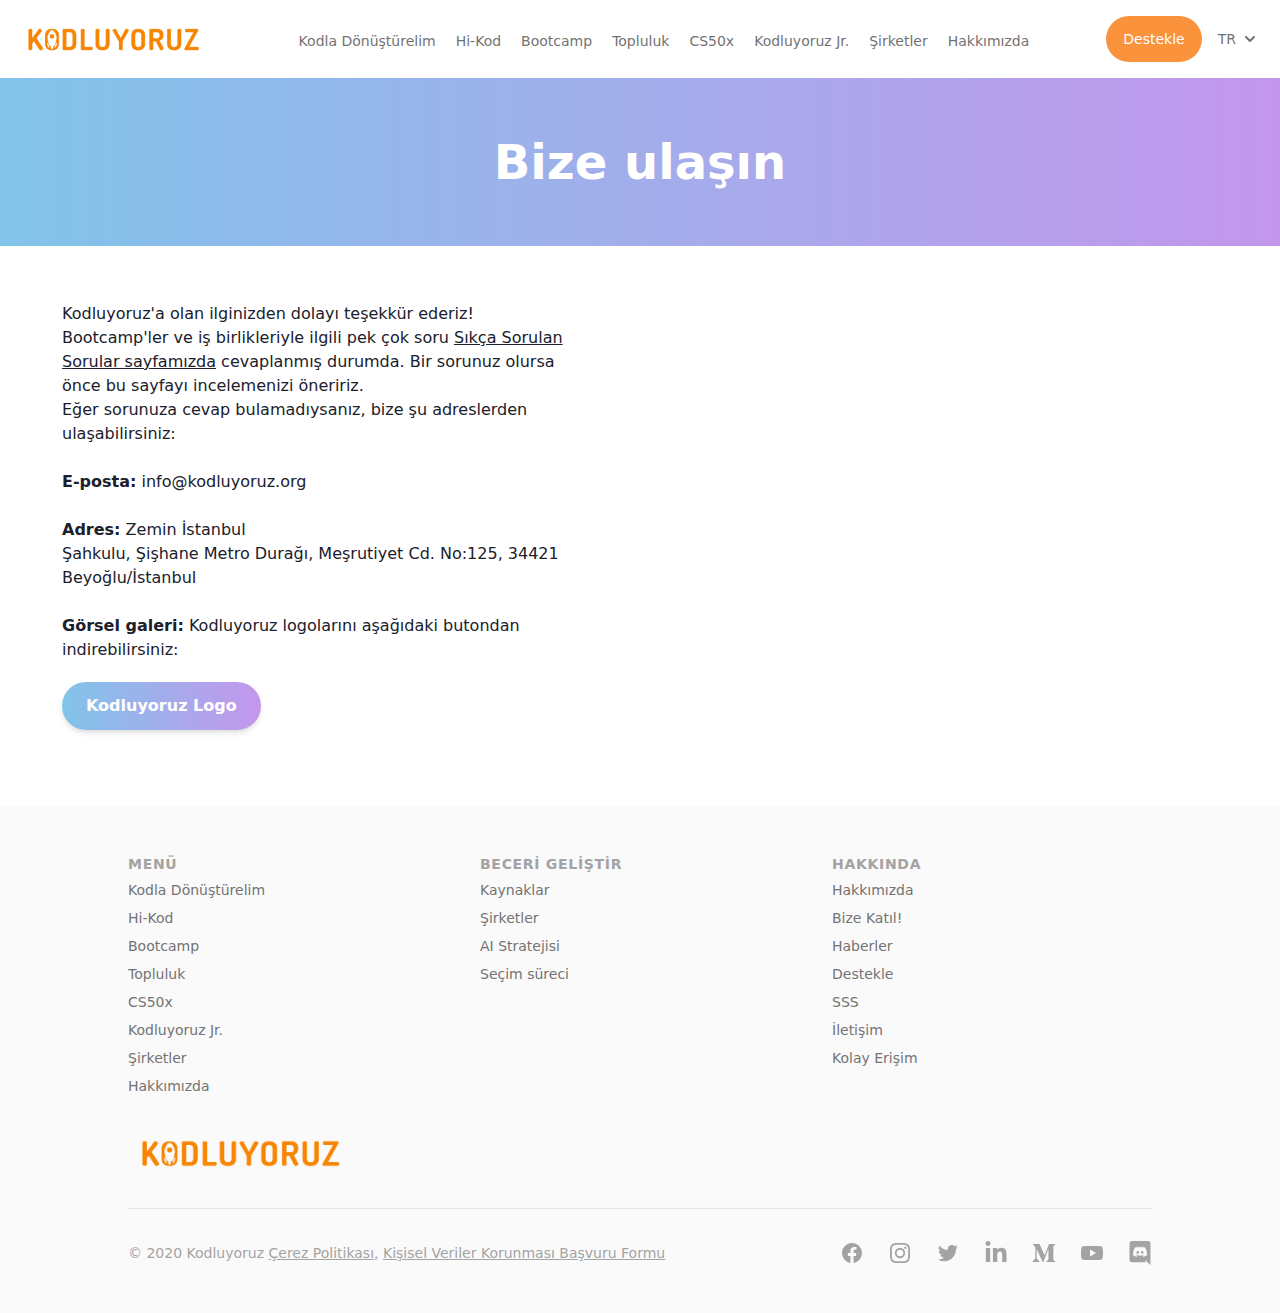
<file: contact/index.html>
<!doctype html>
<html lang="tr">
<head>
    <meta charset="UTF-8">
    <meta name="viewport"
          content="width=device-width, user-scalable=no, initial-scale=1.0, maximum-scale=1.0, minimum-scale=1.0">
    <meta http-equiv="X-UA-Compatible" content="ie=edge">
    <link rel="shortcut icon" href="../images/favicon-32x32.png" type="image/png">
    <title>Kodluyoruz | İletişim</title>
    <!-- CSS -->
    <link rel="stylesheet" href="../css/main.css">
    <link rel="stylesheet" href="../css/responsive/sections/contact-sections.css">
</head>
<body>
<div class="container">
    <!-- Header -->
    <header>
        <div class="header-wrapper">
            <div class="header-sections">
                <div class="logo">
                    <a href="https://www.kodluyoruz.org/">
                        <img src="../images/kodluyoruz-logo.png" alt="Kodluyoruz Logo">
                    </a>
                </div>
                <div class="menu-items">
                    <a href="../kodla-donusturelim/index.html">Kodla Dönüştürelim</a>
                    <a href="../hi-kod/index.html">Hi-Kod</a>
                    <a href="../bootcamp/index.html">Bootcamp</a>
                    <a href="../community/index.html">Topluluk</a>
                    <a href="../cs50/index.html">CS50x</a>
                    <a href="../kodluyoruz-junior/index.html">Kodluyoruz Jr.</a>
                    <a href="../for-companies/index.html">Şirketler</a>
                    <a href="../about/index.html">Hakkımızda</a>
                </div>
                <div class="header-extras">
                    <div class="donate">
                        <a href="https://www.kodluyoruz.org/donate" target="_blank">
                            <span>Destekle</span>
                        </a>
                    </div>
                    <div class="change-language">
                        <span>
                            <button type="button">
                                TR
                                <svg class="-mr-1 ml-1 h-5 w-5" fill="currentColor" viewBox="0 0 20 20"><path
                                        fill-fule="evenodd"
                                        d="M5.293 7.293a1 1 0 011.414 0L10 10.586l3.293-3.293a1 1 0 111.414 1.414l-4 4a1 1 0 01-1.414 0l-4-4a1 1 0 010-1.414z"
                                        clip-rule="evenodd"></path></svg>
                            </button>
                        </span>
                    </div>
                </div>
                <div class="hamburger-menu">
                    <span></span>
                    <span></span>
                    <span></span>
                </div>
            </div>
        </div>
    </header>
    <!-- Header -->
    <!-- Mobile Menu -->
    <div class="mobile-menu">
        <div class="menu-items">
            <a href="../kodla-donusturelim/index.html">Kodla Dönüştürelim</a>
            <a href="../hi-kod/index.html">Hi-Kod</a>
            <a href="../bootcamp/index.html">Bootcamp</a>
            <a href="../community/index.html">Topluluk</a>
            <a href="../cs50/index.html">CS50x</a>
            <a href="../kodluyoruz-junior/index.html">Kodluyoruz Jr.</a>
            <a href="../for-companies/index.html">Şirketler</a>
            <a href="../about/index.html">Hakkımızda</a>
        </div>
        <div class="mobile-menu-extras">
            <div class="donate">
                <a href="#">
                    <span>Destekle</span>
                </a>
            </div>
            <div class="change-language">
                <span>TR</span> | <span>EN</span>
            </div>
        </div>
    </div>
    <!-- Mobile Menu -->
    <!-- Hero Section -->
    <section class="hero section-hero-defaults">
        <div class="wrapper section-wrapper-defaults">
            <div>
                <h2>Bize ulaşın</h2>
            </div>
        </div>
    </section>
    <!-- Hero Section -->
    <!-- Contact Section -->
    <section class="contact section-defaults section-paddings-y40">
        <div class="wrapper section-wrapper-defaults">
            <div class="contact-grid">
                <div class="grid-item contact-text">
                    <p class="thin-section-paragraph ta-left">
                        Kodluyoruz'a olan ilginizden dolayı teşekkür ederiz!
                        <br>
                        Bootcamp'ler ve iş birlikleriyle ilgili pek çok soru
                        <a href="../faq/index.html" class="orange-link-thin"> Sıkça Sorulan Sorular sayfamızda</a>
                        cevaplanmış durumda. Bir sorunuz olursa önce bu sayfayı incelemenizi öneririz.
                        <br>
                        Eğer sorunuza cevap bulamadıysanız, bize şu adreslerden ulaşabilirsiniz:
                    </p>
                    <p class="thin-section-paragraph ta-left">
                        <br>
                        <strong>E-posta:</strong> info@kodluyoruz.org
                        <br><br>
                        <strong>Adres:</strong> Zemin İstanbul
                        <br>
                        Şahkulu, Şişhane Metro Durağı, Meşrutiyet Cd. No:125, 34421 Beyoğlu/İstanbul
                        <br><br>
                        <strong>Görsel galeri:</strong> Kodluyoruz logolarını aşağıdaki butondan indirebilirsiniz:
                    </p>
                    <div class="button">
                        <a href="https://cdn.sanity.io/files/9kdepi1d/production/7b92728f16237a00b1777fa33de8c6e0e80ff858.zip" target="_blank" class="gradient-underline-btn">
                            Kodluyoruz Logo
                        </a>
                    </div>
                </div>
                <div class="grid-item contact-map">
                    <iframe src="https://www.google.com/maps/embed?pb=!1m18!1m12!1m3!1d3009.891651672382!2d28.970295514930456!3d41.027626326183665!2m3!1f0!2f0!3f0!3m2!1i1024!2i768!4f13.1!3m3!1m2!1s0x14cab9ed40117f21%3A0xdff9a7164f2c30c8!2sZemin%20%C4%B0stanbul!5e0!3m2!1sen!2sus!4v1577049297535!5m2!1sen!2sus" width="580" height="340" frameborder="0" style="border:0;" allowfullscreen=""></iframe>
                </div>
            </div>
        </div>
    </section>
    <!-- Contact Section -->
    <!-- Footer -->
    <div class="footer">
        <div class="footer-wrapper">
            <div class="wrapper-grid-1">
                <div class="wrapper-grid-2">
                    <div class="footer-link-sections">
                        <div class="section">
                            <h4>Menü</h4>
                            <ul>
                                <li><a href="../kodla-donusturelim/index.html">Kodla Dönüştürelim</a></li>
                                <li><a href="../hi-kod/index.html">Hi-Kod</a></li>
                                <li><a href="../bootcamp/index.html">Bootcamp</a></li>
                                <li><a href="../community/index.html">Topluluk</a></li>
                                <li><a href="../cs50/index.html">CS50x</a></li>
                                <li><a href="../kodluyoruz-junior/index.html">Kodluyoruz Jr.</a></li>
                                <li><a href="../for-companies/index.html">Şirketler</a></li>
                                <li><a href="../about/index.html">Hakkımızda</a></li>
                            </ul>
                        </div>
                        <div class="section">
                            <h4>Beceri Geliştir</h4>
                            <ul>
                                <li><a href="https://www.kodluyoruz.org/resources" target="_blank">Kaynaklar</a></li>
                                <li><a href="../for-companies/index.html">Şirketler</a></li>
                                <li><a href="https://www.kodluyoruz.org/ai-strategy" target="_blank">AI Stratejisi</a></li>
                                <li><a href="https://www.kodluyoruz.org/bootcamp/admission" target="_blank">Seçim süreci</a></li>
                            </ul>
                        </div>
                        <div class="section">
                            <h4>Hakkında</h4>
                            <ul>
                                <li><a href="../about/index.html">Hakkımızda</a></li>
                                <li><a href="https://www.kodluyoruz.org/jobs" target="_blank">Bize Katıl!</a></li>
                                <li><a href="https://www.kodluyoruz.org/news" target="_blank">Haberler</a></li>
                                <li><a href="https://www.kodluyoruz.org/donate" target="_blank">Destekle</a></li>
                                <li><a href="../faq/index.html">SSS</a></li>
                                <li><a href="../contact/index.html">İletişim</a></li>
                                <li><a href="https://www.kodluyoruz.org/links" target="_blank">Kolay Erişim</a></li>
                            </ul>
                        </div>
                    </div>
                </div>
                <div class="logo">
                    <a href="https://www.kodluyoruz.org/">
                        <img src="../images/logo-one.png" alt="Kodluyoruz Logo">
                    </a>
                </div>
            </div>
            <div class="footer-bottom">
                <div class="footer-bottom-wrapper">
                    <div class="footer-bottom-copyright">
                        <p>© 2020 Kodluyoruz <a href="https://cdn.sanity.io/files/9kdepi1d/production/a9971b686af8f40fed30a4b2deba0c4fce31b5b7.pdf" target="_blank">Çerez Politikası</a>, <a href="https://cdn.sanity.io/files/9kdepi1d/production/d5b01329809f92dfbd03e6b103cb65c58d85fd9b.pdf" target="_blank">Kişisel Veriler Korunması Başvuru Formu</a></p>
                    </div>
                    <div class="footer-bottom-social">
                        <a href="https://www.facebook.com/kodluyoruztr/" target="_blank">
                            <svg class="h-6 w-6" fill="currentColor" viewBox="0 0 24 24"><path fill-rule="evenodd" d="M22 12c0-5.523-4.477-10-10-10S2 6.477 2 12c0 4.991 3.657 9.128 8.438 9.878v-6.987h-2.54V12h2.54V9.797c0-2.506 1.492-3.89 3.777-3.89 1.094 0 2.238.195 2.238.195v2.46h-1.26c-1.243 0-1.63.771-1.63 1.562V12h2.773l-.443 2.89h-2.33v6.988C18.343 21.128 22 16.991 22 12z" clip-rule="evenodd"></path></svg>
                        </a>
                        <a href="https://www.instagram.com/kodluyoruz/" target="_blank">
                            <svg class="h-6 w-6" fill="currentColor" viewBox="0 0 24 24"><path fill-rule="evenodd" d="M12.315 2c2.43 0 2.784.013 3.808.06 1.064.049 1.791.218 2.427.465a4.902 4.902 0 011.772 1.153 4.902 4.902 0 011.153 1.772c.247.636.416 1.363.465 2.427.048 1.067.06 1.407.06 4.123v.08c0 2.643-.012 2.987-.06 4.043-.049 1.064-.218 1.791-.465 2.427a4.902 4.902 0 01-1.153 1.772 4.902 4.902 0 01-1.772 1.153c-.636.247-1.363.416-2.427.465-1.067.048-1.407.06-4.123.06h-.08c-2.643 0-2.987-.012-4.043-.06-1.064-.049-1.791-.218-2.427-.465a4.902 4.902 0 01-1.772-1.153 4.902 4.902 0 01-1.153-1.772c-.247-.636-.416-1.363-.465-2.427-.047-1.024-.06-1.379-.06-3.808v-.63c0-2.43.013-2.784.06-3.808.049-1.064.218-1.791.465-2.427a4.902 4.902 0 011.153-1.772A4.902 4.902 0 015.45 2.525c.636-.247 1.363-.416 2.427-.465C8.901 2.013 9.256 2 11.685 2h.63zm-.081 1.802h-.468c-2.456 0-2.784.011-3.807.058-.975.045-1.504.207-1.857.344-.467.182-.8.398-1.15.748-.35.35-.566.683-.748 1.15-.137.353-.3.882-.344 1.857-.047 1.023-.058 1.351-.058 3.807v.468c0 2.456.011 2.784.058 3.807.045.975.207 1.504.344 1.857.182.466.399.8.748 1.15.35.35.683.566 1.15.748.353.137.882.3 1.857.344 1.054.048 1.37.058 4.041.058h.08c2.597 0 2.917-.01 3.96-.058.976-.045 1.505-.207 1.858-.344.466-.182.8-.398 1.15-.748.35-.35.566-.683.748-1.15.137-.353.3-.882.344-1.857.048-1.055.058-1.37.058-4.041v-.08c0-2.597-.01-2.917-.058-3.96-.045-.976-.207-1.505-.344-1.858a3.097 3.097 0 00-.748-1.15 3.098 3.098 0 00-1.15-.748c-.353-.137-.882-.3-1.857-.344-1.023-.047-1.351-.058-3.807-.058zM12 6.865a5.135 5.135 0 110 10.27 5.135 5.135 0 010-10.27zm0 1.802a3.333 3.333 0 100 6.666 3.333 3.333 0 000-6.666zm5.338-3.205a1.2 1.2 0 110 2.4 1.2 1.2 0 010-2.4z" clip-rule="evenodd"></path></svg>
                        </a>
                        <a href="https://twitter.com/kodluyoruz" target="_blank">
                            <svg class="h-6 w-6" fill="currentColor" viewBox="0 0 24 24"><path d="M8.29 20.251c7.547 0 11.675-6.253 11.675-11.675 0-.178 0-.355-.012-.53A8.348 8.348 0 0022 5.92a8.19 8.19 0 01-2.357.646 4.118 4.118 0 001.804-2.27 8.224 8.224 0 01-2.605.996 4.107 4.107 0 00-6.993 3.743 11.65 11.65 0 01-8.457-4.287 4.106 4.106 0 001.27 5.477A4.072 4.072 0 012.8 9.713v.052a4.105 4.105 0 003.292 4.022 4.095 4.095 0 01-1.853.07 4.108 4.108 0 003.834 2.85A8.233 8.233 0 012 18.407a11.616 11.616 0 006.29 1.84"></path></svg>
                        </a>
                        <a href="https://www.linkedin.com/company/kodluyoruz/" target="_blank">
                            <svg stroke="currentColor" fill="currentColor" stroke-width="0" viewBox="0 0 448 512" class="w-6 h-6" xmlns="http://www.w3.org/2000/svg"><path d="M100.28 448H7.4V148.9h92.88zM53.79 108.1C24.09 108.1 0 83.5 0 53.8a53.79 53.79 0 0 1 107.58 0c0 29.7-24.1 54.3-53.79 54.3zM447.9 448h-92.68V302.4c0-34.7-.7-79.2-48.29-79.2-48.29 0-55.69 37.7-55.69 76.7V448h-92.78V148.9h89.08v40.8h1.3c12.4-23.5 42.69-48.3 87.88-48.3 94 0 111.28 61.9 111.28 142.3V448z"></path></svg>
                        </a>
                        <a href="https://medium.com/kodluyoruz/" target="_blank">
                            <svg stroke="currentColor" fill="currentColor" stroke-width="0" viewBox="0 0 512 512" class="h-6 w-6" xmlns="http://www.w3.org/2000/svg"><path d="M71.5 142.3c.6-5.9-1.7-11.8-6.1-15.8L20.3 72.1V64h140.2l108.4 237.7L364.2 64h133.7v8.1l-38.6 37c-3.3 2.5-5 6.7-4.3 10.8v272c-.7 4.1 1 8.3 4.3 10.8l37.7 37v8.1H307.3v-8.1l39.1-37.9c3.8-3.8 3.8-5 3.8-10.8V171.2L241.5 447.1h-14.7L100.4 171.2v184.9c-1.1 7.8 1.5 15.6 7 21.2l50.8 61.6v8.1h-144v-8L65 377.3c5.4-5.6 7.9-13.5 6.5-21.2V142.3z"></path></svg>
                        </a>
                        <a href="https://www.youtube.com/channel/UCSnIf-v95OSGIv9H7d2R2lw" target="_blank">
                            <svg stroke="currentColor" fill="currentColor" stroke-width="0" version="1.2" baseProfile="tiny" viewBox="0 0 24 24" class="h-6 w-6" xmlns="http://www.w3.org/2000/svg"><path d="M22.8 8.6c-.2-1.5-.4-2.6-1-3-.6-.5-5.8-.6-9.8-.6s-9.2.1-9.8.6c-.6.4-.8 1.5-1 3s-.2 2.4-.2 3.4 0 1.9.2 3.4.4 2.6 1 3c.6.5 5.8.6 9.8.6 4 0 9.2-.1 9.8-.6.6-.4.8-1.5 1-3s.2-2.4.2-3.4 0-1.9-.2-3.4zm-12.8 7v-7.2l6 3.6-6 3.6z"></path></svg>
                        </a>
                        <a href="https://discord.com/invite/huVN948" target="_blank">
                            <svg stroke="currentColor" fill="currentColor" stroke-width="0" viewBox="0 0 448 512" class="h-6 w-6" height="1em" width="1em" xmlns="http://www.w3.org/2000/svg"><path d="M297.216 243.2c0 15.616-11.52 28.416-26.112 28.416-14.336 0-26.112-12.8-26.112-28.416s11.52-28.416 26.112-28.416c14.592 0 26.112 12.8 26.112 28.416zm-119.552-28.416c-14.592 0-26.112 12.8-26.112 28.416s11.776 28.416 26.112 28.416c14.592 0 26.112-12.8 26.112-28.416.256-15.616-11.52-28.416-26.112-28.416zM448 52.736V512c-64.494-56.994-43.868-38.128-118.784-107.776l13.568 47.36H52.48C23.552 451.584 0 428.032 0 398.848V52.736C0 23.552 23.552 0 52.48 0h343.04C424.448 0 448 23.552 448 52.736zm-72.96 242.688c0-82.432-36.864-149.248-36.864-149.248-36.864-27.648-71.936-26.88-71.936-26.88l-3.584 4.096c43.52 13.312 63.744 32.512 63.744 32.512-60.811-33.329-132.244-33.335-191.232-7.424-9.472 4.352-15.104 7.424-15.104 7.424s21.248-20.224 67.328-33.536l-2.56-3.072s-35.072-.768-71.936 26.88c0 0-36.864 66.816-36.864 149.248 0 0 21.504 37.12 78.08 38.912 0 0 9.472-11.52 17.152-21.248-32.512-9.728-44.8-30.208-44.8-30.208 3.766 2.636 9.976 6.053 10.496 6.4 43.21 24.198 104.588 32.126 159.744 8.96 8.96-3.328 18.944-8.192 29.44-15.104 0 0-12.8 20.992-46.336 30.464 7.68 9.728 16.896 20.736 16.896 20.736 56.576-1.792 78.336-38.912 78.336-38.912z"></path></svg>
                        </a>
                    </div>
                </div>
            </div>
        </div>
    </div>
    <!-- Footer -->
</div>
<script src="../js/responsive.js" type="text/javascript"></script>
</body>
</html>
</file>
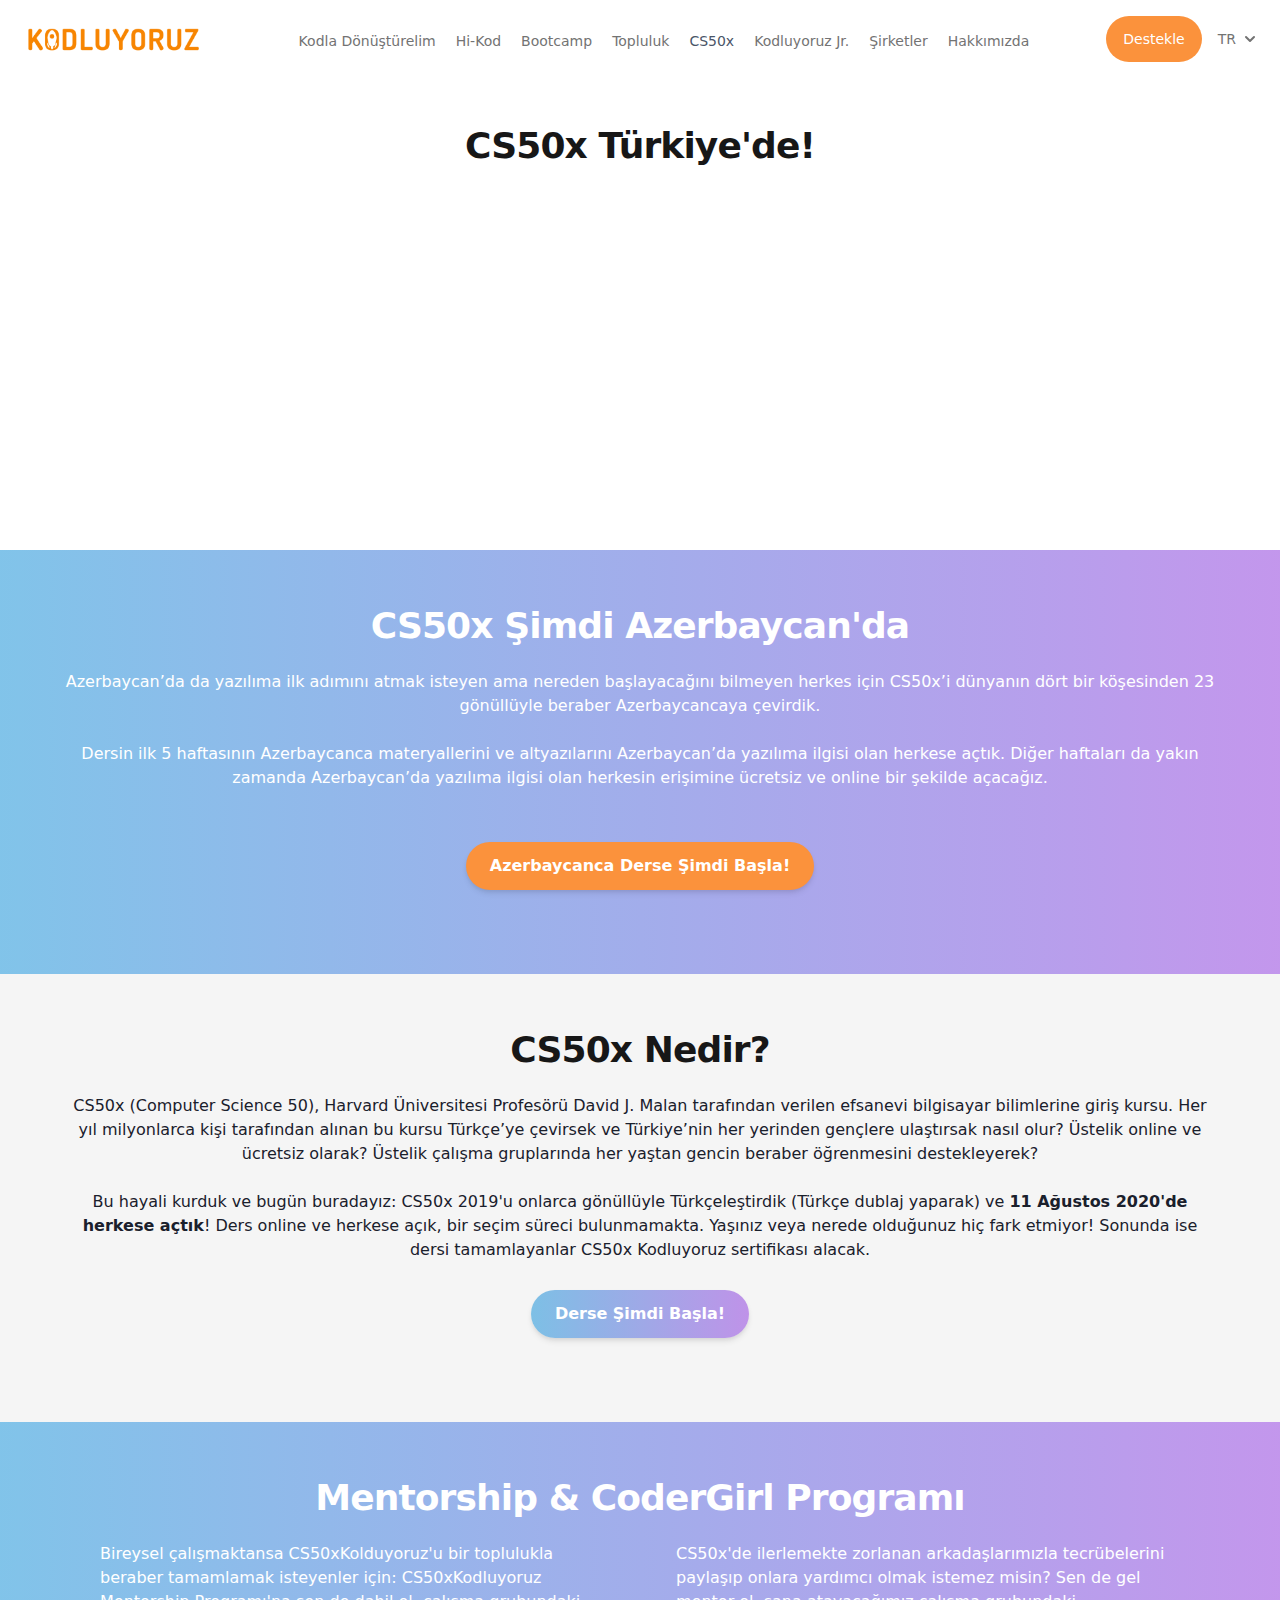
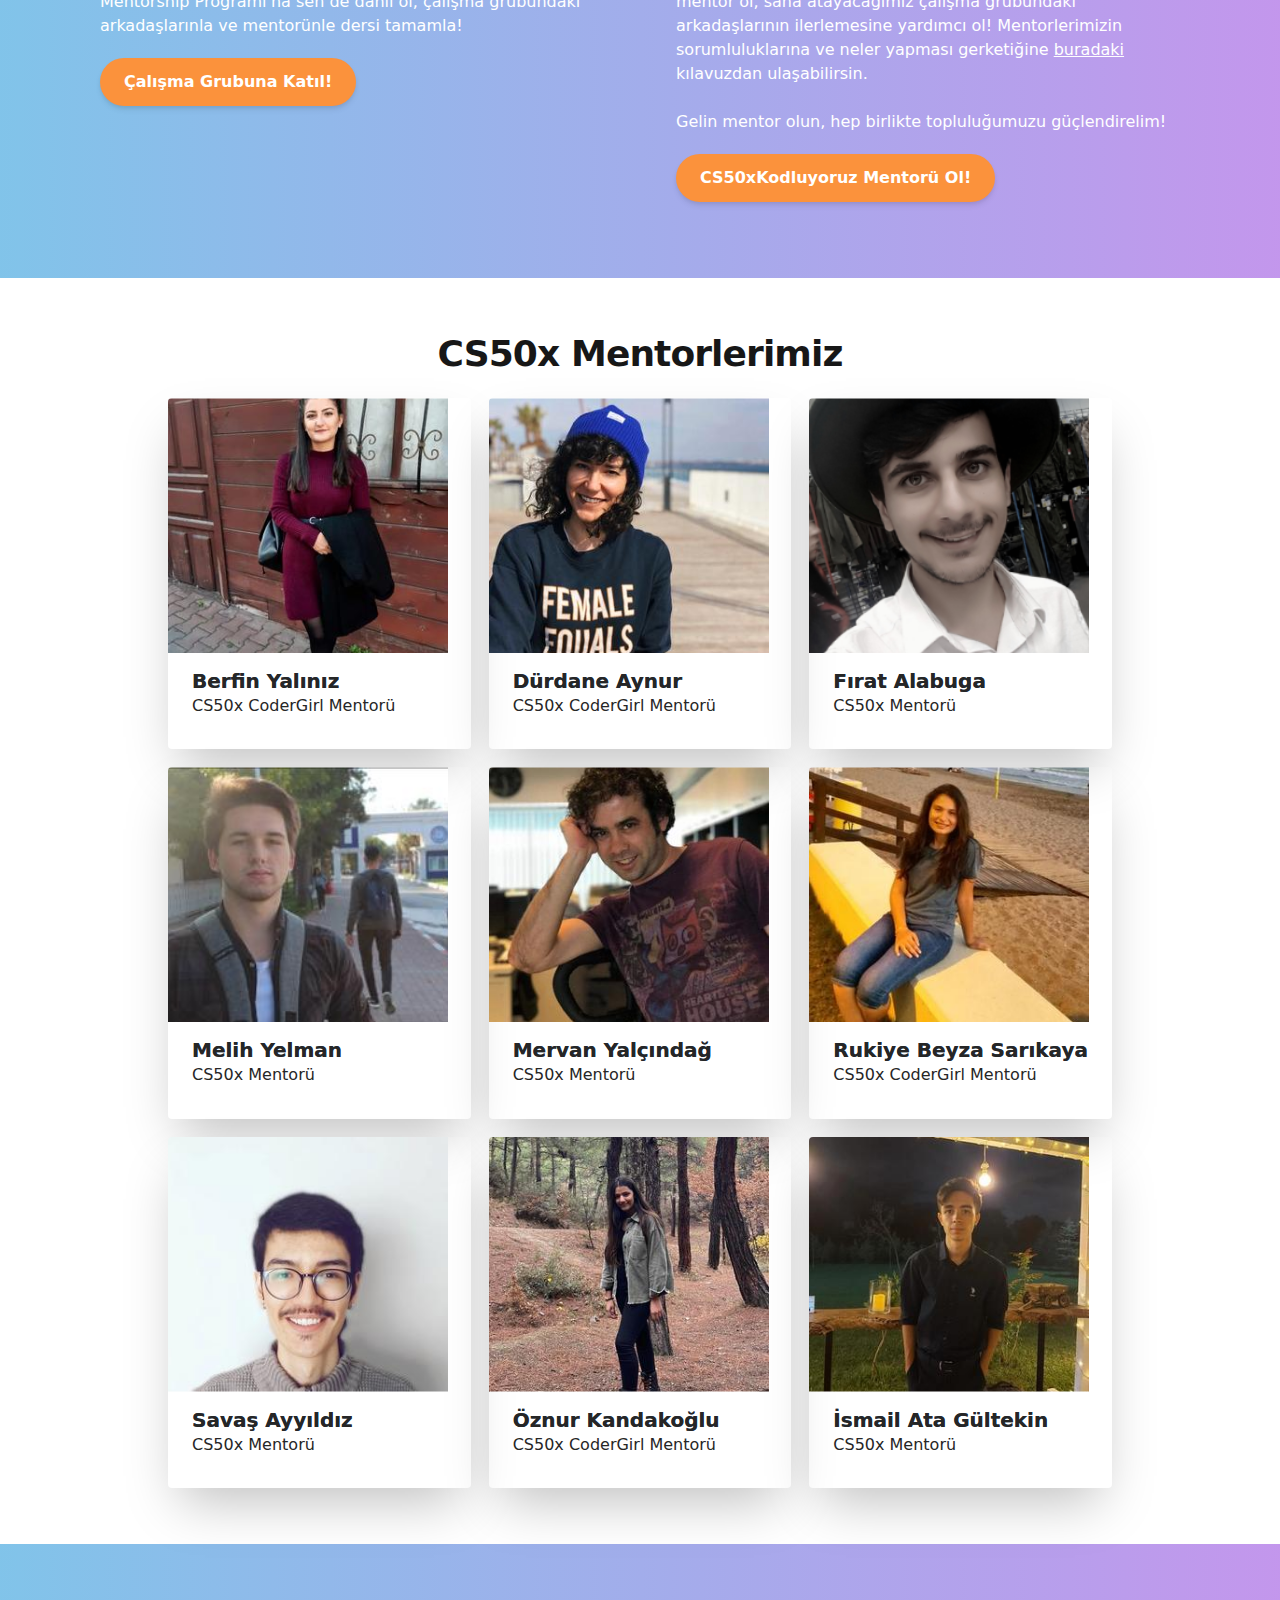
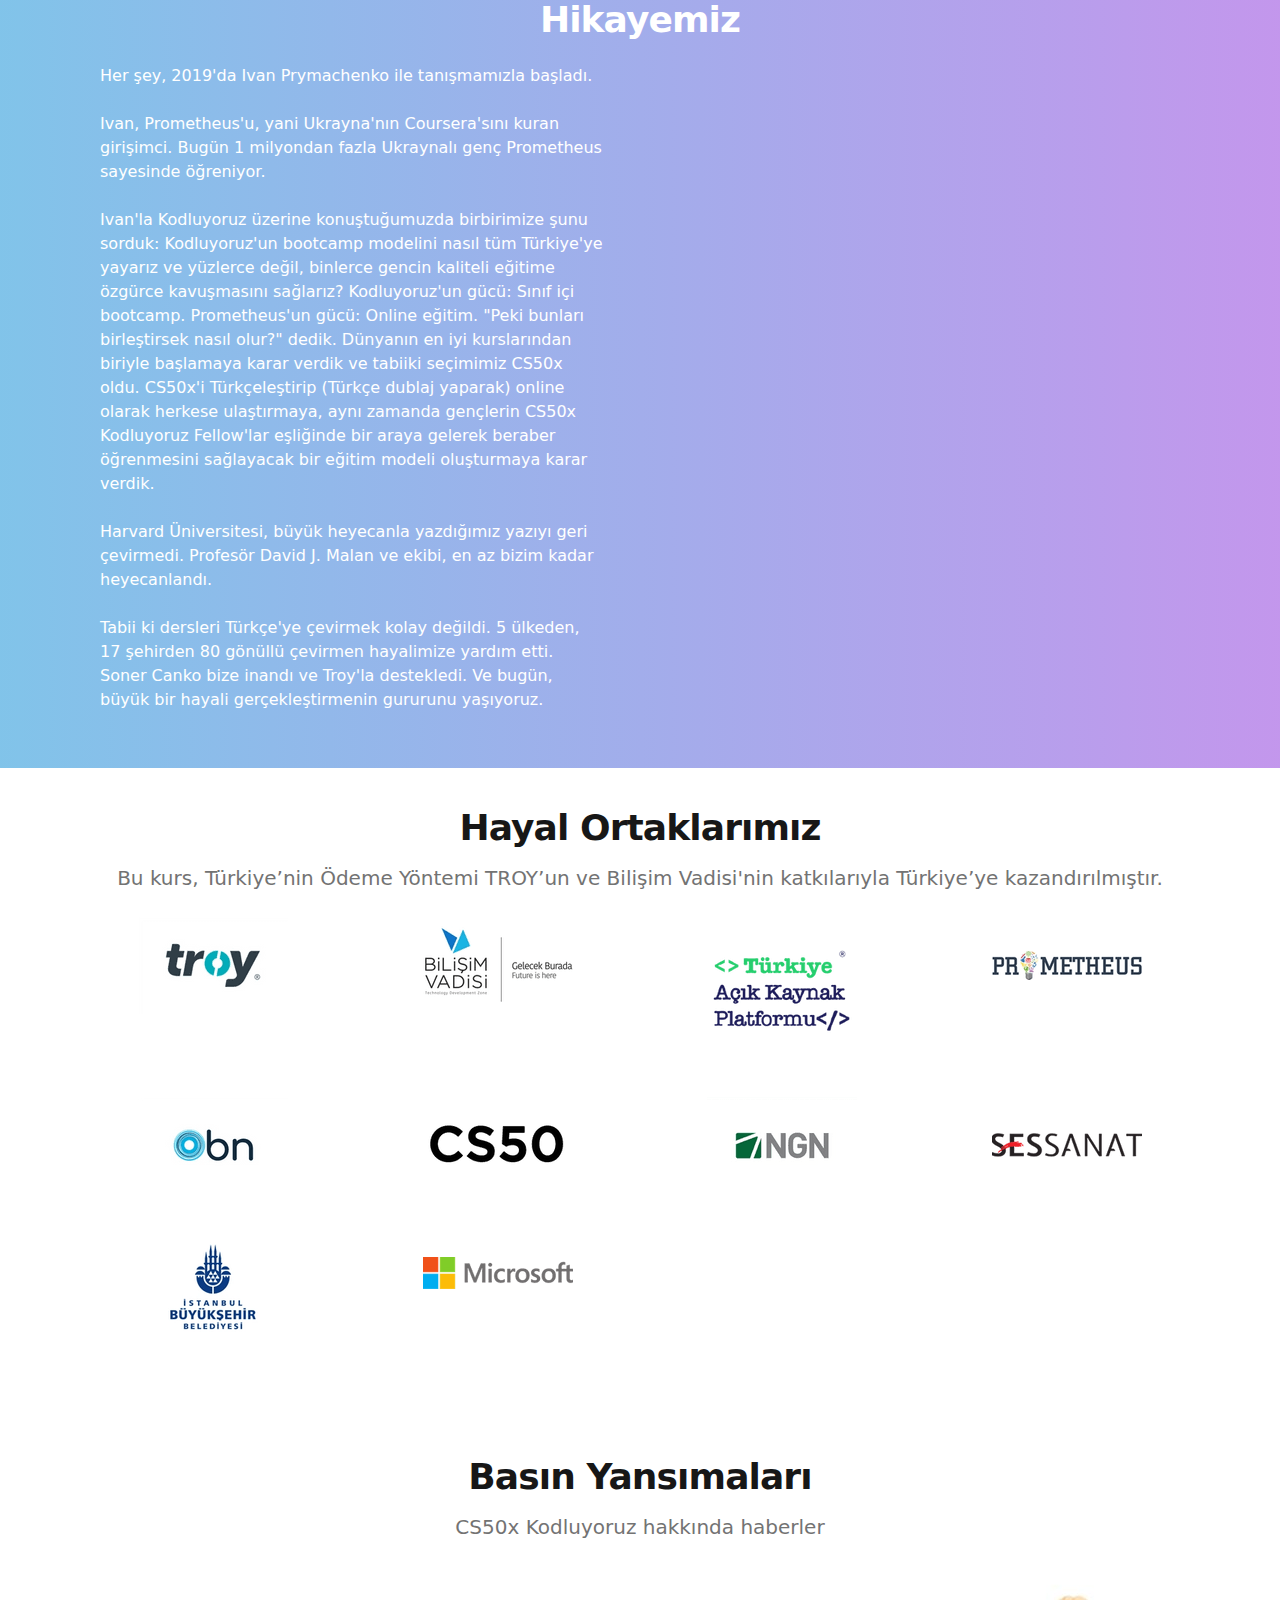
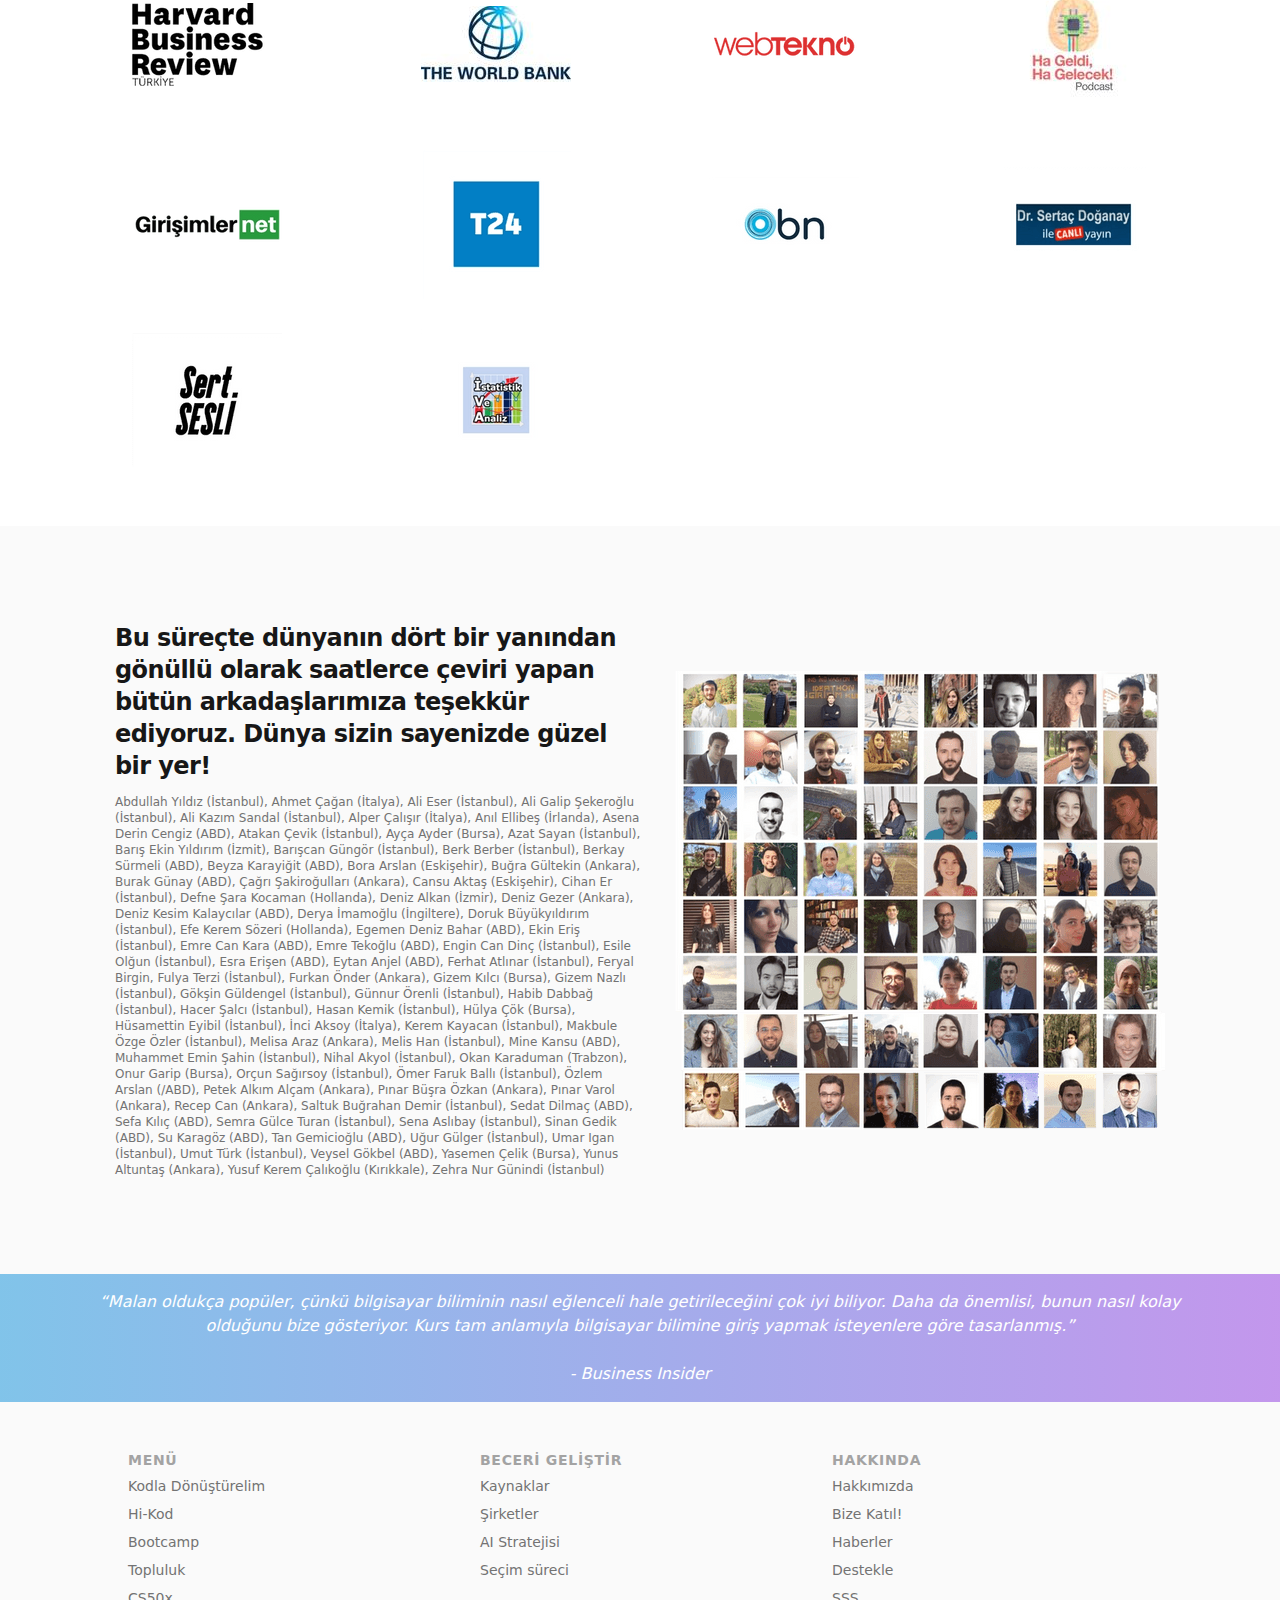
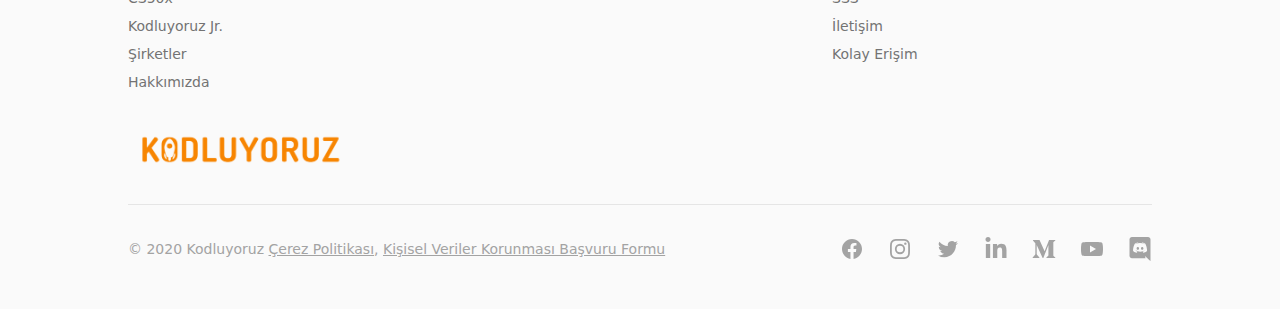
<file: cs50/index.html>
<!doctype html>
<html lang="tr">
<head>
    <meta charset="UTF-8">
    <meta name="viewport"
          content="width=device-width, user-scalable=no, initial-scale=1.0, maximum-scale=1.0, minimum-scale=1.0">
    <meta http-equiv="X-UA-Compatible" content="ie=edge">
    <link rel="shortcut icon" href="../images/favicon-32x32.png" type="image/png">
    <title>Kodluyoruz | CS50x</title>
    <!-- CSS -->
    <link rel="stylesheet" href="../css/main.css">
    <link rel="stylesheet" href="../css/responsive/sections/cs50-sections.css">
</head>
<body>
<div class="container">
    <!-- Header -->
    <header>
        <div class="header-wrapper">
            <div class="header-sections">
                <div class="logo">
                    <a href="https://www.kodluyoruz.org/">
                        <img src="../images/kodluyoruz-logo.png" alt="Kodluyoruz Logo">
                    </a>
                </div>
                <div class="menu-items">
                    <a href="../kodla-donusturelim/index.html">Kodla Dönüştürelim</a>
                    <a href="../hi-kod/index.html">Hi-Kod</a>
                    <a href="../bootcamp/index.html">Bootcamp</a>
                    <a href="../community/index.html">Topluluk</a>
                    <a href="../cs50/index.html" class="active">CS50x</a>
                    <a href="../kodluyoruz-junior/index.html">Kodluyoruz Jr.</a>
                    <a href="../for-companies/index.html">Şirketler</a>
                    <a href="../about/index.html">Hakkımızda</a>
                </div>
                <div class="header-extras">
                    <div class="donate">
                        <a href="https://www.kodluyoruz.org/donate" target="_blank">
                            <span>Destekle</span>
                        </a>
                    </div>
                    <div class="change-language">
                        <span>
                            <button type="button">
                                TR
                                <svg class="-mr-1 ml-1 h-5 w-5" fill="currentColor" viewBox="0 0 20 20"><path
                                        fill-fule="evenodd"
                                        d="M5.293 7.293a1 1 0 011.414 0L10 10.586l3.293-3.293a1 1 0 111.414 1.414l-4 4a1 1 0 01-1.414 0l-4-4a1 1 0 010-1.414z"
                                        clip-rule="evenodd"></path></svg>
                            </button>
                        </span>
                    </div>
                </div>
                <div class="hamburger-menu">
                    <span></span>
                    <span></span>
                    <span></span>
                </div>
            </div>
        </div>
    </header>
    <!-- Header -->
    <!-- Mobile Menu -->
    <div class="mobile-menu">
        <div class="menu-items">
            <a href="../kodla-donusturelim/index.html">Kodla Dönüştürelim</a>
            <a href="../hi-kod/index.html">Hi-Kod</a>
            <a href="../bootcamp/index.html">Bootcamp</a>
            <a href="../community/index.html">Topluluk</a>
            <a href="../cs50/index.html" class="active">CS50x</a>
            <a href="../kodluyoruz-junior/index.html">Kodluyoruz Jr.</a>
            <a href="../for-companies/index.html">Şirketler</a>
            <a href="../about/index.html">Hakkımızda</a>
        </div>
        <div class="mobile-menu-extras">
            <div class="donate">
                <a href="#">
                    <span>Destekle</span>
                </a>
            </div>
            <div class="change-language">
                <span>TR</span> | <span>EN</span>
            </div>
        </div>
    </div>
    <!-- Mobile Menu -->
    <!-- Hero Section -->
    <section class="hero section-defaults">
        <div class="wrapper">
            <div>
                <div class="title">
                    <h3 class="section-title">CS50x Türkiye'de!</h3>
                </div>
                <div class="video">
                    <iframe width="560" height="300" src="https://www.youtube.com/embed/jT1HmJa73mw" title="YouTube video player" frameborder="0" allow="accelerometer; autoplay; clipboard-write; encrypted-media; gyroscope; picture-in-picture" allowfullscreen></iframe>
                </div>
            </div>
        </div>
    </section>
    <!-- Hero Section -->
    <!-- Azerbaijan Section -->
    <section class="azerbaijan section-defaults section-paddings-y40 section-gradient">
        <div class="wrapper section-wrapper-defaults">
            <div class="title mb-24">
                <h2 class="section-title-white">CS50x Şimdi Azerbaycan'da</h2>
            </div>
            <div class="description">
                <p class="thin-section-paragraph-white">
                    Azerbaycan’da da yazılıma ilk adımını atmak isteyen ama nereden başlayacağını bilmeyen herkes için
                    <strong>CS50x’i dünyanın dört bir köşesinden 23 gönüllüyle beraber Azerbaycancaya çevirdik.</strong>
                </p>
                <p class="thin-section-paragraph-white">
                    <br>
                    <strong>Dersin ilk 5 haftasının Azerbaycanca materyallerini ve altyazılarını Azerbaycan’da yazılıma
                        ilgisi olan herkese açtık. Diğer haftaları da yakın zamanda Azerbaycan’da yazılıma ilgisi olan
                        herkesin erişimine ücretsiz ve online bir şekilde açacağız.</strong>
                </p>
                <p class="thin-section-paragraph-white">&nbsp;</p>
            </div>
            <div class="button">
                <a href="https://courses.kodluyoruz.org/courses/course-v1:Kodluyoruz+CS50x_AZ+2021/about"
                   target="_blank"
                   class="orange-underline-btn">
                    Azerbaycanca Derse Şimdi Başla!
                </a>
            </div>
        </div>
    </section>
    <!-- Azerbaijan Section -->
    <!-- What Is Section -->
    <section class="what-is section-defaults section-paddings-y40 section-light-gray">
        <div class="wrapper section-wrapper-defaults">
            <div class="title mb-24">
                <h2 class="section-title">CS50x Nedir?</h2>
            </div>
            <div class="description">
                <p class="thin-section-paragraph">
                    CS50x (Computer Science 50), Harvard Üniversitesi Profesörü David J. Malan tarafından verilen
                    efsanevi bilgisayar bilimlerine giriş kursu. Her yıl milyonlarca kişi tarafından alınan bu kursu
                    Türkçe’ye çevirsek ve Türkiye’nin her yerinden gençlere ulaştırsak nasıl olur? Üstelik online ve
                    ücretsiz olarak? Üstelik çalışma gruplarında her yaştan gencin beraber öğrenmesini destekleyerek?
                    <br><br>
                    Bu hayali kurduk ve bugün buradayız: CS50x 2019'u onlarca gönüllüyle Türkçeleştirdik (Türkçe dublaj
                    yaparak) ve <strong>11 Ağustos 2020'de herkese açtık</strong>! Ders online ve herkese açık, bir
                    seçim süreci bulunmamakta. Yaşınız veya nerede olduğunuz hiç fark etmiyor! Sonunda ise dersi
                    tamamlayanlar CS50x Kodluyoruz sertifikası alacak.
                </p>
            </div>
            <div class="button">
                <a href="http://courses.kodluyoruz.org/" target="_blank" class="gradient-underline-btn">Derse Şimdi Başla!</a>
            </div>
        </div>
    </section>
    <!-- What Is Section -->
    <!-- Mentorship Section -->
    <section class="mentorship section-defaults section-paddings-y40 section-gradient">
        <div class="wrapper section-wrapper-defaults">
            <div class="title mb-24">
                <h2 class="section-title-white">Mentorship & CoderGirl Programı</h2>
            </div>
            <div class="description-grid ta-left">
                <div class="grid-item working-group">
                    <p class="thin-section-paragraph-white">
                        Bireysel çalışmaktansa CS50xKolduyoruz'u bir toplulukla beraber tamamlamak isteyenler için:
                        CS50xKodluyoruz Mentorship Programı'na sen de dahil ol, çalışma grubundaki arkadaşlarınla ve
                        mentorünle dersi tamamla!
                    </p>
                    <div class="button">
                        <a href="https://forms.gle/RcBZhFzSnsvP6M9YA" class="orange-underline-btn" target="_blank">
                            Çalışma Grubuna Katıl!
                        </a>
                    </div>
                </div>
                <div class="grid-item be-mentor">
                    <p class="thin-section-paragraph-white">
                        CS50x'de ilerlemekte zorlanan arkadaşlarımızla tecrübelerini paylaşıp onlara yardımcı olmak
                        istemez misin? Sen de gel mentor ol, sana atayacağımız çalışma grubundaki arkadaşlarının
                        ilerlemesine yardımcı ol! Mentorlerimizin sorumluluklarına ve neler yapması gerketiğine
                        <a href="https://docs.google.com/document/d/1H0afAwrosIJdhMEwCX1JG3eVIItuNKIAdByhcVzQO74/edit#"
                           class="orange-link-thin-white"
                           target="_blank">
                            buradaki
                        </a> kılavuzdan ulaşabilirsin.
                        <br><br>
                        Gelin mentor olun, hep birlikte topluluğumuzu güçlendirelim!
                    </p>
                    <div class="button">
                        <a href="https://forms.gle/V6M3UyK27PWBzB2M6" class="orange-underline-btn" target="_blank">
                            CS50xKodluyoruz Mentorü Ol!
                        </a>
                    </div>
                </div>
            </div>
        </div>
    </section>
    <!-- Mentorship Section -->
    <!-- Mentors Section -->
    <section class="mentors section-defaults section-paddings-y40">
        <div class="wrapper section-wrapper-defaults">
            <div class="title mb-24">
                <h2 class="section-title">CS50x Mentorlerimiz</h2>
            </div>
            <div class="mentors-grid">
                <div class="mentor">
                    <div class="mentor-image">
                        <img src="../images/mentor-1.jpg" alt="Berfin Yalınız">
                    </div>
                    <div class="mentor-info">
                        <div class="mentor-name">
                            <h4>Berfin Yalınız</h4>
                        </div>
                        <div class="mentor-role">CS50x CoderGirl Mentorü</div>
                    </div>
                </div>
                <div class="mentor">
                    <div class="mentor-image">
                        <img src="../images/mentor-2.jpg" alt="Dürdane Aynur">
                    </div>
                    <div class="mentor-info">
                        <div class="mentor-name">
                            <h4>Dürdane Aynur</h4>
                        </div>
                        <div class="mentor-role">CS50x CoderGirl Mentorü</div>
                    </div>
                </div>
                <div class="mentor">
                    <div class="mentor-image">
                        <img src="../images/mentor-3.png" alt="Fırat Alabuga">
                    </div>
                    <div class="mentor-info">
                        <div class="mentor-name">
                            <h4>Fırat Alabuga</h4>
                        </div>
                        <div class="mentor-role">CS50x Mentorü</div>
                    </div>
                </div>
                <div class="mentor">
                    <div class="mentor-image">
                        <img src="../images/mentor-4.jpg" alt="Melih Yelman">
                    </div>
                    <div class="mentor-info">
                        <div class="mentor-name">
                            <h4>Melih Yelman</h4>
                        </div>
                        <div class="mentor-role">CS50x Mentorü</div>
                    </div>
                </div>
                <div class="mentor">
                    <div class="mentor-image">
                        <img src="../images/mentor-5.jpg" alt="Mervan Yalçındağ">
                    </div>
                    <div class="mentor-info">
                        <div class="mentor-name">
                            <h4>Mervan Yalçındağ</h4>
                        </div>
                        <div class="mentor-role">CS50x Mentorü</div>
                    </div>
                </div>
                <div class="mentor">
                    <div class="mentor-image">
                        <img src="../images/mentor-6.jpg" alt="Rukiye Beyza Sarıkaya">
                    </div>
                    <div class="mentor-info">
                        <div class="mentor-name">
                            <h4>Rukiye Beyza Sarıkaya</h4>
                        </div>
                        <div class="mentor-role">CS50x CoderGirl Mentorü</div>
                    </div>
                </div>
                <div class="mentor">
                    <div class="mentor-image">
                        <img src="../images/mentor-7.jpg" alt="Savaş Ayyıldız">
                    </div>
                    <div class="mentor-info">
                        <div class="mentor-name">
                            <h4>Savaş Ayyıldız</h4>
                        </div>
                        <div class="mentor-role">CS50x Mentorü</div>
                    </div>
                </div>
                <div class="mentor">
                    <div class="mentor-image">
                        <img src="../images/mentor-8.jpg" alt="Öznur Kandakoğlu">
                    </div>
                    <div class="mentor-info">
                        <div class="mentor-name">
                            <h4>Öznur Kandakoğlu</h4>
                        </div>
                        <div class="mentor-role">CS50x CoderGirl Mentorü</div>
                    </div>
                </div>
                <div class="mentor">
                    <div class="mentor-image">
                        <img src="../images/mentor-9.jpg" alt="İsmail Ata Gültekin">
                    </div>
                    <div class="mentor-info">
                        <div class="mentor-name">
                            <h4>İsmail Ata Gültekin</h4>
                        </div>
                        <div class="mentor-role">CS50x Mentorü</div>
                    </div>
                </div>
            </div>
        </div>
    </section>
    <!-- Mentors Section -->
    <!-- Story Section -->
    <section class="story section-defaults section-paddings-y40 section-gradient">
        <div class="wrapper section-wrapper-defaults">
            <div class="title mb-24">
                <h2 class="section-title-white">Hikayemiz</h2>
            </div>
            <div class="description-grid ta-left">
                <div class="grid-item description-paragraph">
                    <p class="thin-section-paragraph-white">
                        Her şey, 2019'da Ivan Prymachenko ile tanışmamızla başladı.
                    </p>
                    <p class="thin-section-paragraph-white">
                        <br>
                        Ivan, Prometheus'u, yani Ukrayna'nın Coursera'sını kuran girişimci. Bugün 1 milyondan fazla
                        Ukraynalı genç Prometheus sayesinde öğreniyor.
                    </p>
                    <p class="thin-section-paragraph-white">
                        <br>
                        Ivan'la Kodluyoruz üzerine konuştuğumuzda birbirimize şunu sorduk: Kodluyoruz'un bootcamp
                        modelini nasıl tüm Türkiye'ye yayarız ve yüzlerce değil, binlerce gencin kaliteli eğitime
                        özgürce kavuşmasını sağlarız? Kodluyoruz'un gücü: Sınıf içi bootcamp. Prometheus'un gücü: Online
                        eğitim. "Peki bunları birleştirsek nasıl olur?" dedik. Dünyanın en iyi kurslarından biriyle
                        başlamaya karar verdik ve tabiiki seçimimiz CS50x oldu. CS50x'i Türkçeleştirip (Türkçe dublaj
                        yaparak) online olarak herkese ulaştırmaya, aynı zamanda gençlerin CS50x Kodluyoruz Fellow'lar
                        eşliğinde bir araya gelerek beraber öğrenmesini sağlayacak bir eğitim modeli oluşturmaya karar
                        verdik.
                    </p>
                    <p class="thin-section-paragraph-white">
                        <br>
                        Harvard Üniversitesi, büyük heyecanla yazdığımız yazıyı geri çevirmedi. Profesör David J. Malan
                        ve ekibi, en az bizim kadar heyecanlandı.
                    </p>
                    <p class="thin-section-paragraph-white">
                        <br>
                        Tabii ki dersleri Türkçe'ye çevirmek kolay değildi. 5 ülkeden, 17 şehirden 80 gönüllü çevirmen
                        hayalimize yardım etti. Soner Canko bize inandı ve Troy'la destekledi. Ve bugün, büyük bir hayali
                        gerçekleştirmenin gururunu yaşıyoruz.
                    </p>
                </div>
                <div class="grid-item description-video">
                    <div class="video">
                        <iframe width="504" height="300" src="https://www.youtube.com/embed/Nqe4FtxnEew" title="YouTube video player" frameborder="0" allow="accelerometer; autoplay; clipboard-write; encrypted-media; gyroscope; picture-in-picture" allowfullscreen></iframe>
                    </div>
                </div>
            </div>
        </div>
    </section>
    <!-- Story Section -->
    <!-- Partners Section -->
    <section class="partners section-defaults section-paddings-y40">
        <div class="wrapper">
            <div class="title">
                <h2 class="section-title">Hayal Ortaklarımız</h2>
                <p class="section-paragraph">
                    Bu kurs, Türkiye’nin Ödeme Yöntemi TROY’un ve Bilişim Vadisi'nin katkılarıyla Türkiye’ye
                    kazandırılmıştır.
                </p>
            </div>
            <div class="partners-grid">
                <div class="partner">
                    <a href="https://troyodeme.com/en/home" target="_blank">
                        <img src="../images/cs50-partner-1.png" alt="Partner 1">
                    </a>
                </div>
                <div class="partner">
                    <a href="https://www.bilisimvadisi.com.tr/en/" target="_blank">
                        <img src="../images/cs50-partner-2.png" alt="Partner 2">
                    </a>
                </div>
                <div class="partner">
                    <a href="https://www.turkiyeacikkaynakplatformu.com/" target="_blank">
                        <img src="../images/cs50-partner-3.png" alt="Partner 3">
                    </a>
                </div>
                <div class="partner">
                    <a href="https://prometheus.org.ua/" target="_blank">
                        <img src="../images/cs50-partner-4.png" alt="Partner 4">
                    </a>
                </div>
                <div class="partner">
                    <a href="https://baslangicnoktasi.org/" target="_blank">
                        <img src="../images/partner-9.png" alt="Partner 5">
                    </a>
                </div>
                <div class="partner">
                    <a href="https://www.edx.org/course/cs50s-introduction-to-computer-science" target="_blank">
                        <img src="../images/cs50-partner-6.png" alt="Partner 6">
                    </a>
                </div>
                <div class="partner">
                    <a href="https://www.ngn.com.tr/" target="_blank">
                        <img src="../images/cs50-partner-7.png" alt="Partner 7">
                    </a>
                </div>
                <div class="partner">
                    <a href="http://www.sessanat.com.tr/" target="_blank">
                        <img src="../images/cs50-partner-8.png" alt="Partner 8">
                    </a>
                </div>
                <div class="partner">
                    <a href="https://www.ibb.istanbul/" target="_blank">
                        <img src="../images/cs50-partner-9.png" alt="Partner 9">
                    </a>
                </div>
                <div class="partner">
                    <a href="https://www.microsoft.com/tr-tr/" target="_blank">
                        <img src="../images/partner-1.png" alt="Partner 10">
                    </a>
                </div>
            </div>
        </div>
    </section>
    <!-- Partners Section -->
    <!-- Press Section -->
    <section class="press section-defaults section-paddings-y40">
        <div class="wrapper">
            <div class="title">
                <h2 class="section-title">Basın Yansımaları</h2>
                <p class="section-paragraph">CS50x Kodluyoruz hakkında haberler</p>
            </div>
            <div class="press-grid">
                <div class="press">
                    <a href="https://hbrturkiye.com/blog/egitim-sistemlerinin-donusen-ekonomiye-yetismesinin-yollari" target="_blank">
                        <img src="../images/press-1.png" alt="Basın 1">
                    </a>
                </div>
                <div class="press">
                    <a href="https://blogs.worldbank.org/jobs/youth-led-solutions-during-covid-19-workforce-training" target="_blank">
                        <img src="../images/press-2.jpg" alt="Basın 2">
                    </a>
                </div>
                <div class="press">
                    <a href="https://www.webtekno.com/harvard-bilgisayar-bilimlerine-giris-dersi-ucretsiz-h90135.html" target="_blank">
                        <img src="../images/press-3.png" alt="Basın 3">
                    </a>
                </div>
                <div class="press">
                    <a href="http://hageldihagelecek.libsyn.com/ha-geldi-ha-gelecek-gulcan-yayla-kodluyoruz-podcast" target="_blank">
                        <img src="../images/press-4.jpg" alt="Basın 4">
                    </a>
                </div>
                <div class="press">
                    <a href="https://girisimler.net/icerik/cs50/" target="_blank">
                        <img src="../images/press-5.png" alt="Basın 5">
                    </a>
                </div>
                <div class="press">
                    <a href="https://t24.com.tr/haber/harvard-universitesi-nde-verilen-bilgisayar-bilimleri-dersi-turkce-dublajla-ucretsiz-oldu,872680" target="_blank">
                        <img src="../images/press-6.png" alt="Basın 6">
                    </a>
                </div>
                <div class="press">
                    <a href="https://baslangicnoktasi.org/harvardin-efsanevi-bilgisayar-bilimleri-dersi-cs50xin-turkiyeye-gelis-hikayesi/" target="_blank">
                        <img src="../images/partner-9.png" alt="Basın 7">
                    </a>
                </div>
                <div class="press">
                    <a href="https://www.youtube.com/watch?v=SsHAK2k0alg" target="_blank">
                        <img src="../images/press-8.png" alt="Basın 8">
                    </a>
                </div>
                <div class="press">
                    <a href="https://sertsesli.com/harvard-universitesi-cs50-dersi-kodluyoruz-turkce-ucretsiz/" target="_blank">
                        <img src="../images/press-9.png" alt="Basın 9">
                    </a>
                </div>
                <div class="press">
                    <a href="https://www.youtube.com/watch?v=EIMTix7gUiY&t=4s" target="_blank">
                        <img src="../images/press-10.png" alt="Basın 10">
                    </a>
                </div>
            </div>
        </div>
    </section>
    <!-- Press Section -->
    <!-- Acknowledgements Section -->
    <section class="acknowledgements section-too-light-gray">
        <div class="wrapper">
            <div class="acknowledgements-grid">
                <div class="grid-item acknowledgements-text ta-left">
                    <h4>
                        Bu süreçte dünyanın dört bir yanından gönüllü olarak saatlerce çeviri yapan bütün arkadaşlarımıza
                        teşekkür ediyoruz. Dünya sizin sayenizde güzel bir yer!
                    </h4>
                    <p>
                        Abdullah Yıldız (İstanbul), Ahmet Çağan (İtalya), Ali Eser (İstanbul), Ali Galip Şekeroğlu
                        (İstanbul), Ali Kazım Sandal (İstanbul), Alper Çalışır (İtalya), Anıl Ellibeş (İrlanda), Asena Derin
                        Cengiz (ABD), Atakan Çevik (İstanbul), Ayça Ayder (Bursa), Azat Sayan (İstanbul), Barış Ekin
                        Yıldırım (İzmit), Barışcan Güngör (İstanbul), Berk Berber (İstanbul), Berkay Sürmeli (ABD), Beyza
                        Karayiğit (ABD), Bora Arslan (Eskişehir), Buğra Gültekin (Ankara), Burak Günay (ABD), Çağrı
                        Şakiroğulları (Ankara), Cansu Aktaş (Eskişehir), Cihan Er (İstanbul), Defne Şara Kocaman (Hollanda),
                        Deniz Alkan (İzmir), Deniz Gezer (Ankara), Deniz Kesim Kalaycılar (ABD), Derya İmamoğlu (İngiltere),
                        Doruk Büyükyıldırım (İstanbul), Efe Kerem Sözeri (Hollanda), Egemen Deniz Bahar (ABD), Ekin Eriş
                        (İstanbul), Emre Can Kara (ABD), Emre Tekoğlu (ABD), Engin Can Dinç (İstanbul), Esile Olğun
                        (İstanbul), Esra Erişen (ABD), Eytan Anjel (ABD), Ferhat Atlınar (İstanbul), Feryal Birgin, Fulya
                        Terzi (İstanbul), Furkan Önder (Ankara), Gizem Kılcı (Bursa), Gizem Nazlı (İstanbul), Gökşin
                        Güldengel (İstanbul), Günnur Örenli (İstanbul), Habib Dabbağ (İstanbul), Hacer Şalcı (İstanbul),
                        Hasan Kemik (İstanbul), Hülya Çök (Bursa), Hüsamettin Eyibil (İstanbul), İnci Aksoy (İtalya), Kerem
                        Kayacan (İstanbul), Makbule Özge Özler (İstanbul), Melisa Araz (Ankara), Melis Han (İstanbul), Mine
                        Kansu (ABD), Muhammet Emin Şahin (İstanbul), Nihal Akyol (İstanbul), Okan Karaduman (Trabzon), Onur
                        Garip (Bursa), Orçun Sağırsoy (İstanbul), Ömer Faruk Ballı (İstanbul), Özlem Arslan (/ABD), Petek
                        Alkım Alçam (Ankara), Pınar Büşra Özkan (Ankara), Pınar Varol (Ankara), Recep Can (Ankara), Saltuk
                        Buğrahan Demir (İstanbul), Sedat Dilmaç (ABD), Sefa Kılıç (ABD), Semra Gülce Turan (İstanbul), Sena
                        Aslıbay (İstanbul), Sinan Gedik (ABD), Su Karagöz (ABD), Tan Gemicioğlu (ABD), Uğur Gülger
                        (İstanbul), Umar Igan (İstanbul), Umut Türk (İstanbul), Veysel Gökbel (ABD), Yasemen Çelik (Bursa),
                        Yunus Altuntaş (Ankara), Yusuf Kerem Çalıkoğlu (Kırıkkale), Zehra Nur Günindi (İstanbul)
                    </p>
                </div>
                <div class="grid-item acknowledgements-image">
                    <img src="../images/acknowledgements.png" alt="Teşekkürler">
                </div>
            </div>
        </div>
    </section>
    <!-- Acknowledgements Section -->
    <!-- Promise Section -->
    <div class="promise gradient-bg mx-auto d-flex justify-center align-center">
        <p class="ta-center">
            <em>
                “Malan oldukça popüler, çünkü bilgisayar biliminin nasıl eğlenceli hale getirileceğini çok iyi biliyor.
                Daha da önemlisi, bunun nasıl kolay olduğunu bize gösteriyor. Kurs tam anlamıyla bilgisayar bilimine
                giriş yapmak isteyenlere göre tasarlanmış.”
                <br><br>
                - Business Insider
            </em>
        </p>
    </div>
    <!-- Promise Section -->
    <!-- Footer -->
    <div class="footer">
        <div class="footer-wrapper">
            <div class="wrapper-grid-1">
                <div class="wrapper-grid-2">
                    <div class="footer-link-sections">
                        <div class="section">
                            <h4>Menü</h4>
                            <ul>
                                <li><a href="../kodla-donusturelim/index.html">Kodla Dönüştürelim</a></li>
                                <li><a href="../hi-kod/index.html">Hi-Kod</a></li>
                                <li><a href="../bootcamp/index.html">Bootcamp</a></li>
                                <li><a href="../community/index.html">Topluluk</a></li>
                                <li><a href="../cs50/index.html">CS50x</a></li>
                                <li><a href="../kodluyoruz-junior/index.html">Kodluyoruz Jr.</a></li>
                                <li><a href="../for-companies/index.html">Şirketler</a></li>
                                <li><a href="../about/index.html">Hakkımızda</a></li>
                            </ul>
                        </div>
                        <div class="section">
                            <h4>Beceri Geliştir</h4>
                            <ul>
                                <li><a href="https://www.kodluyoruz.org/resources" target="_blank">Kaynaklar</a></li>
                                <li><a href="../for-companies/index.html">Şirketler</a></li>
                                <li><a href="https://www.kodluyoruz.org/ai-strategy" target="_blank">AI Stratejisi</a></li>
                                <li><a href="https://www.kodluyoruz.org/bootcamp/admission" target="_blank">Seçim süreci</a></li>
                            </ul>
                        </div>
                        <div class="section">
                            <h4>Hakkında</h4>
                            <ul>
                                <li><a href="../about/index.html">Hakkımızda</a></li>
                                <li><a href="https://www.kodluyoruz.org/jobs" target="_blank">Bize Katıl!</a></li>
                                <li><a href="https://www.kodluyoruz.org/news" target="_blank">Haberler</a></li>
                                <li><a href="https://www.kodluyoruz.org/donate" target="_blank">Destekle</a></li>
                                <li><a href="../faq/index.html">SSS</a></li>
                                <li><a href="../contact/index.html">İletişim</a></li>
                                <li><a href="https://www.kodluyoruz.org/links" target="_blank">Kolay Erişim</a></li>
                            </ul>
                        </div>
                    </div>
                </div>
                <div class="logo">
                    <a href="https://www.kodluyoruz.org/">
                        <img src="../images/logo-one.png" alt="Kodluyoruz Logo">
                    </a>
                </div>
            </div>
            <div class="footer-bottom">
                <div class="footer-bottom-wrapper">
                    <div class="footer-bottom-copyright">
                        <p>© 2020 Kodluyoruz <a href="https://cdn.sanity.io/files/9kdepi1d/production/a9971b686af8f40fed30a4b2deba0c4fce31b5b7.pdf" target="_blank">Çerez Politikası</a>, <a href="https://cdn.sanity.io/files/9kdepi1d/production/d5b01329809f92dfbd03e6b103cb65c58d85fd9b.pdf" target="_blank">Kişisel Veriler Korunması Başvuru Formu</a></p>
                    </div>
                    <div class="footer-bottom-social">
                        <a href="https://www.facebook.com/kodluyoruztr/" target="_blank">
                            <svg class="h-6 w-6" fill="currentColor" viewBox="0 0 24 24"><path fill-rule="evenodd" d="M22 12c0-5.523-4.477-10-10-10S2 6.477 2 12c0 4.991 3.657 9.128 8.438 9.878v-6.987h-2.54V12h2.54V9.797c0-2.506 1.492-3.89 3.777-3.89 1.094 0 2.238.195 2.238.195v2.46h-1.26c-1.243 0-1.63.771-1.63 1.562V12h2.773l-.443 2.89h-2.33v6.988C18.343 21.128 22 16.991 22 12z" clip-rule="evenodd"></path></svg>
                        </a>
                        <a href="https://www.instagram.com/kodluyoruz/" target="_blank">
                            <svg class="h-6 w-6" fill="currentColor" viewBox="0 0 24 24"><path fill-rule="evenodd" d="M12.315 2c2.43 0 2.784.013 3.808.06 1.064.049 1.791.218 2.427.465a4.902 4.902 0 011.772 1.153 4.902 4.902 0 011.153 1.772c.247.636.416 1.363.465 2.427.048 1.067.06 1.407.06 4.123v.08c0 2.643-.012 2.987-.06 4.043-.049 1.064-.218 1.791-.465 2.427a4.902 4.902 0 01-1.153 1.772 4.902 4.902 0 01-1.772 1.153c-.636.247-1.363.416-2.427.465-1.067.048-1.407.06-4.123.06h-.08c-2.643 0-2.987-.012-4.043-.06-1.064-.049-1.791-.218-2.427-.465a4.902 4.902 0 01-1.772-1.153 4.902 4.902 0 01-1.153-1.772c-.247-.636-.416-1.363-.465-2.427-.047-1.024-.06-1.379-.06-3.808v-.63c0-2.43.013-2.784.06-3.808.049-1.064.218-1.791.465-2.427a4.902 4.902 0 011.153-1.772A4.902 4.902 0 015.45 2.525c.636-.247 1.363-.416 2.427-.465C8.901 2.013 9.256 2 11.685 2h.63zm-.081 1.802h-.468c-2.456 0-2.784.011-3.807.058-.975.045-1.504.207-1.857.344-.467.182-.8.398-1.15.748-.35.35-.566.683-.748 1.15-.137.353-.3.882-.344 1.857-.047 1.023-.058 1.351-.058 3.807v.468c0 2.456.011 2.784.058 3.807.045.975.207 1.504.344 1.857.182.466.399.8.748 1.15.35.35.683.566 1.15.748.353.137.882.3 1.857.344 1.054.048 1.37.058 4.041.058h.08c2.597 0 2.917-.01 3.96-.058.976-.045 1.505-.207 1.858-.344.466-.182.8-.398 1.15-.748.35-.35.566-.683.748-1.15.137-.353.3-.882.344-1.857.048-1.055.058-1.37.058-4.041v-.08c0-2.597-.01-2.917-.058-3.96-.045-.976-.207-1.505-.344-1.858a3.097 3.097 0 00-.748-1.15 3.098 3.098 0 00-1.15-.748c-.353-.137-.882-.3-1.857-.344-1.023-.047-1.351-.058-3.807-.058zM12 6.865a5.135 5.135 0 110 10.27 5.135 5.135 0 010-10.27zm0 1.802a3.333 3.333 0 100 6.666 3.333 3.333 0 000-6.666zm5.338-3.205a1.2 1.2 0 110 2.4 1.2 1.2 0 010-2.4z" clip-rule="evenodd"></path></svg>
                        </a>
                        <a href="https://twitter.com/kodluyoruz" target="_blank">
                            <svg class="h-6 w-6" fill="currentColor" viewBox="0 0 24 24"><path d="M8.29 20.251c7.547 0 11.675-6.253 11.675-11.675 0-.178 0-.355-.012-.53A8.348 8.348 0 0022 5.92a8.19 8.19 0 01-2.357.646 4.118 4.118 0 001.804-2.27 8.224 8.224 0 01-2.605.996 4.107 4.107 0 00-6.993 3.743 11.65 11.65 0 01-8.457-4.287 4.106 4.106 0 001.27 5.477A4.072 4.072 0 012.8 9.713v.052a4.105 4.105 0 003.292 4.022 4.095 4.095 0 01-1.853.07 4.108 4.108 0 003.834 2.85A8.233 8.233 0 012 18.407a11.616 11.616 0 006.29 1.84"></path></svg>
                        </a>
                        <a href="https://www.linkedin.com/company/kodluyoruz/" target="_blank">
                            <svg stroke="currentColor" fill="currentColor" stroke-width="0" viewBox="0 0 448 512" class="w-6 h-6" xmlns="http://www.w3.org/2000/svg"><path d="M100.28 448H7.4V148.9h92.88zM53.79 108.1C24.09 108.1 0 83.5 0 53.8a53.79 53.79 0 0 1 107.58 0c0 29.7-24.1 54.3-53.79 54.3zM447.9 448h-92.68V302.4c0-34.7-.7-79.2-48.29-79.2-48.29 0-55.69 37.7-55.69 76.7V448h-92.78V148.9h89.08v40.8h1.3c12.4-23.5 42.69-48.3 87.88-48.3 94 0 111.28 61.9 111.28 142.3V448z"></path></svg>
                        </a>
                        <a href="https://medium.com/kodluyoruz/" target="_blank">
                            <svg stroke="currentColor" fill="currentColor" stroke-width="0" viewBox="0 0 512 512" class="h-6 w-6" xmlns="http://www.w3.org/2000/svg"><path d="M71.5 142.3c.6-5.9-1.7-11.8-6.1-15.8L20.3 72.1V64h140.2l108.4 237.7L364.2 64h133.7v8.1l-38.6 37c-3.3 2.5-5 6.7-4.3 10.8v272c-.7 4.1 1 8.3 4.3 10.8l37.7 37v8.1H307.3v-8.1l39.1-37.9c3.8-3.8 3.8-5 3.8-10.8V171.2L241.5 447.1h-14.7L100.4 171.2v184.9c-1.1 7.8 1.5 15.6 7 21.2l50.8 61.6v8.1h-144v-8L65 377.3c5.4-5.6 7.9-13.5 6.5-21.2V142.3z"></path></svg>
                        </a>
                        <a href="https://www.youtube.com/channel/UCSnIf-v95OSGIv9H7d2R2lw" target="_blank">
                            <svg stroke="currentColor" fill="currentColor" stroke-width="0" version="1.2" baseProfile="tiny" viewBox="0 0 24 24" class="h-6 w-6" xmlns="http://www.w3.org/2000/svg"><path d="M22.8 8.6c-.2-1.5-.4-2.6-1-3-.6-.5-5.8-.6-9.8-.6s-9.2.1-9.8.6c-.6.4-.8 1.5-1 3s-.2 2.4-.2 3.4 0 1.9.2 3.4.4 2.6 1 3c.6.5 5.8.6 9.8.6 4 0 9.2-.1 9.8-.6.6-.4.8-1.5 1-3s.2-2.4.2-3.4 0-1.9-.2-3.4zm-12.8 7v-7.2l6 3.6-6 3.6z"></path></svg>
                        </a>
                        <a href="https://discord.com/invite/huVN948" target="_blank">
                            <svg stroke="currentColor" fill="currentColor" stroke-width="0" viewBox="0 0 448 512" class="h-6 w-6" height="1em" width="1em" xmlns="http://www.w3.org/2000/svg"><path d="M297.216 243.2c0 15.616-11.52 28.416-26.112 28.416-14.336 0-26.112-12.8-26.112-28.416s11.52-28.416 26.112-28.416c14.592 0 26.112 12.8 26.112 28.416zm-119.552-28.416c-14.592 0-26.112 12.8-26.112 28.416s11.776 28.416 26.112 28.416c14.592 0 26.112-12.8 26.112-28.416.256-15.616-11.52-28.416-26.112-28.416zM448 52.736V512c-64.494-56.994-43.868-38.128-118.784-107.776l13.568 47.36H52.48C23.552 451.584 0 428.032 0 398.848V52.736C0 23.552 23.552 0 52.48 0h343.04C424.448 0 448 23.552 448 52.736zm-72.96 242.688c0-82.432-36.864-149.248-36.864-149.248-36.864-27.648-71.936-26.88-71.936-26.88l-3.584 4.096c43.52 13.312 63.744 32.512 63.744 32.512-60.811-33.329-132.244-33.335-191.232-7.424-9.472 4.352-15.104 7.424-15.104 7.424s21.248-20.224 67.328-33.536l-2.56-3.072s-35.072-.768-71.936 26.88c0 0-36.864 66.816-36.864 149.248 0 0 21.504 37.12 78.08 38.912 0 0 9.472-11.52 17.152-21.248-32.512-9.728-44.8-30.208-44.8-30.208 3.766 2.636 9.976 6.053 10.496 6.4 43.21 24.198 104.588 32.126 159.744 8.96 8.96-3.328 18.944-8.192 29.44-15.104 0 0-12.8 20.992-46.336 30.464 7.68 9.728 16.896 20.736 16.896 20.736 56.576-1.792 78.336-38.912 78.336-38.912z"></path></svg>
                        </a>
                    </div>
                </div>
            </div>
        </div>
    </div>
    <!-- Footer -->
</div>
<script src="../js/responsive.js" type="text/javascript"></script>
</body>
</html>
</file>
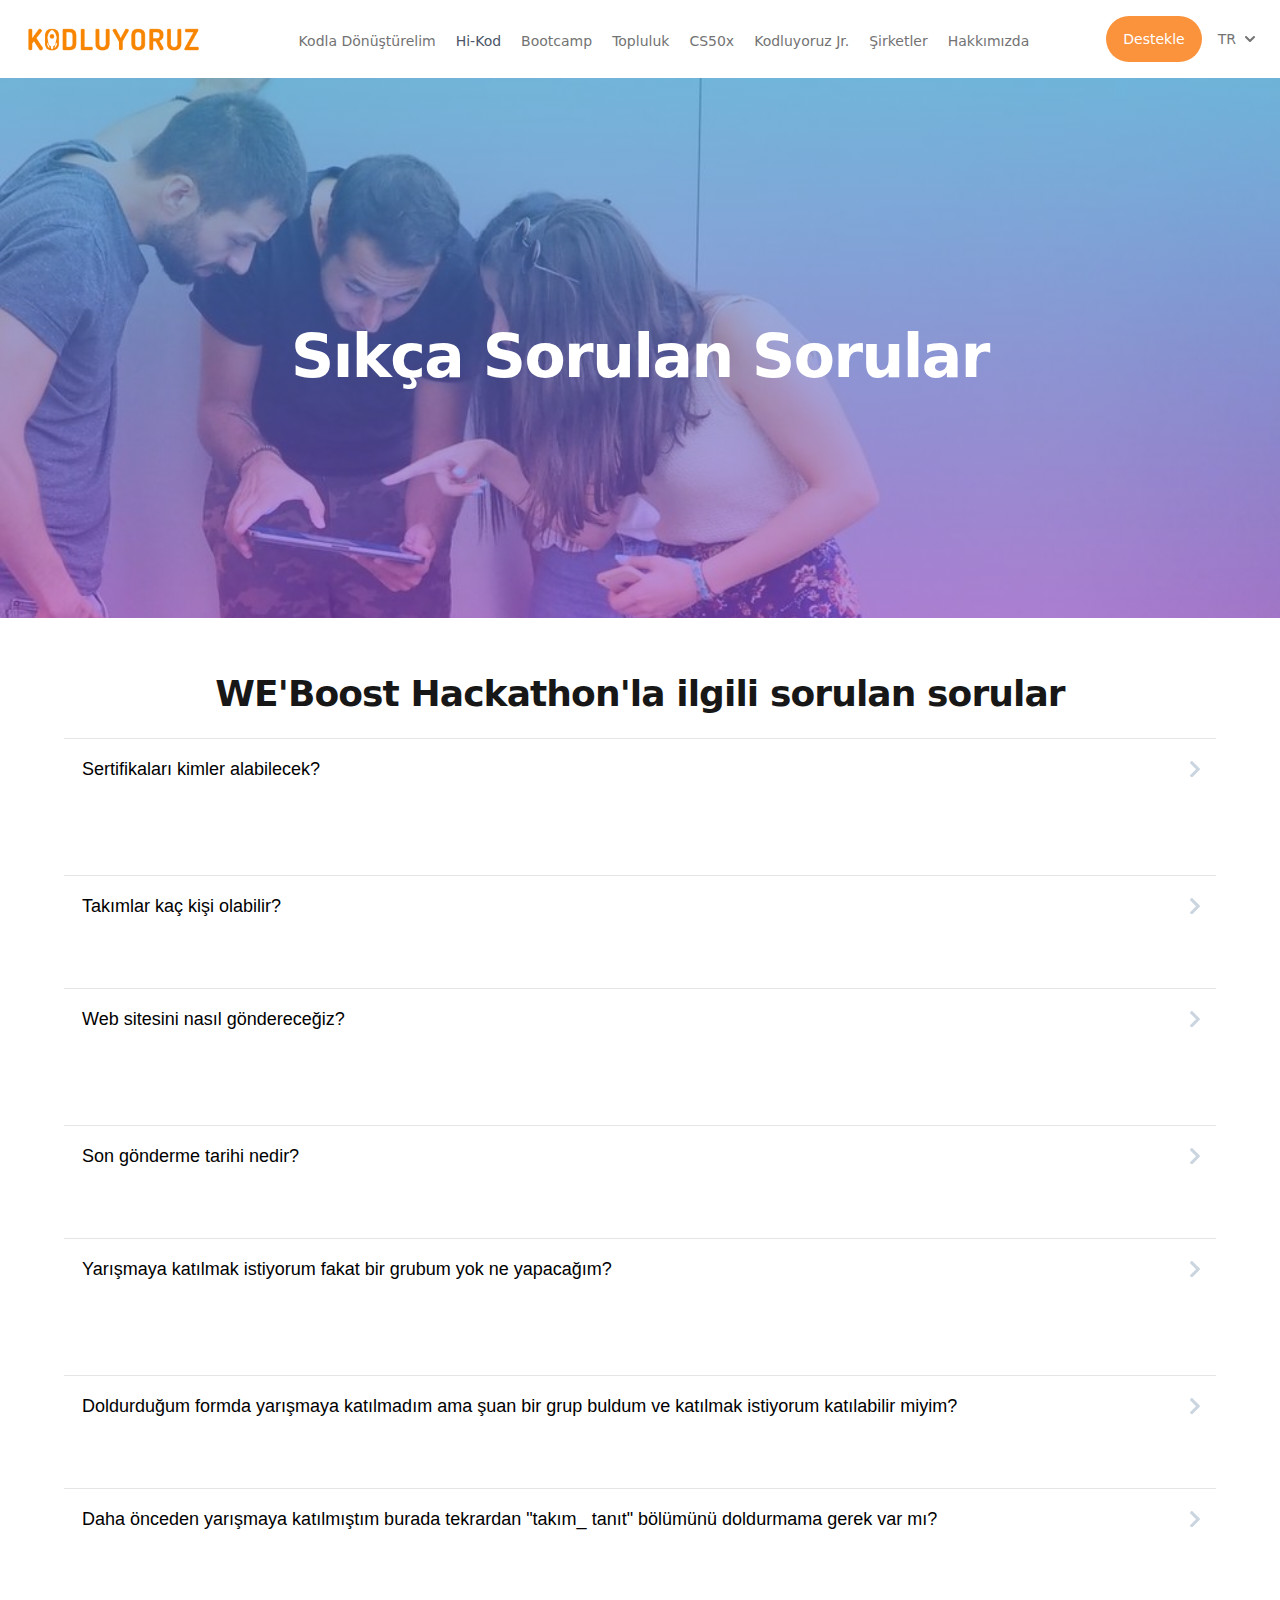
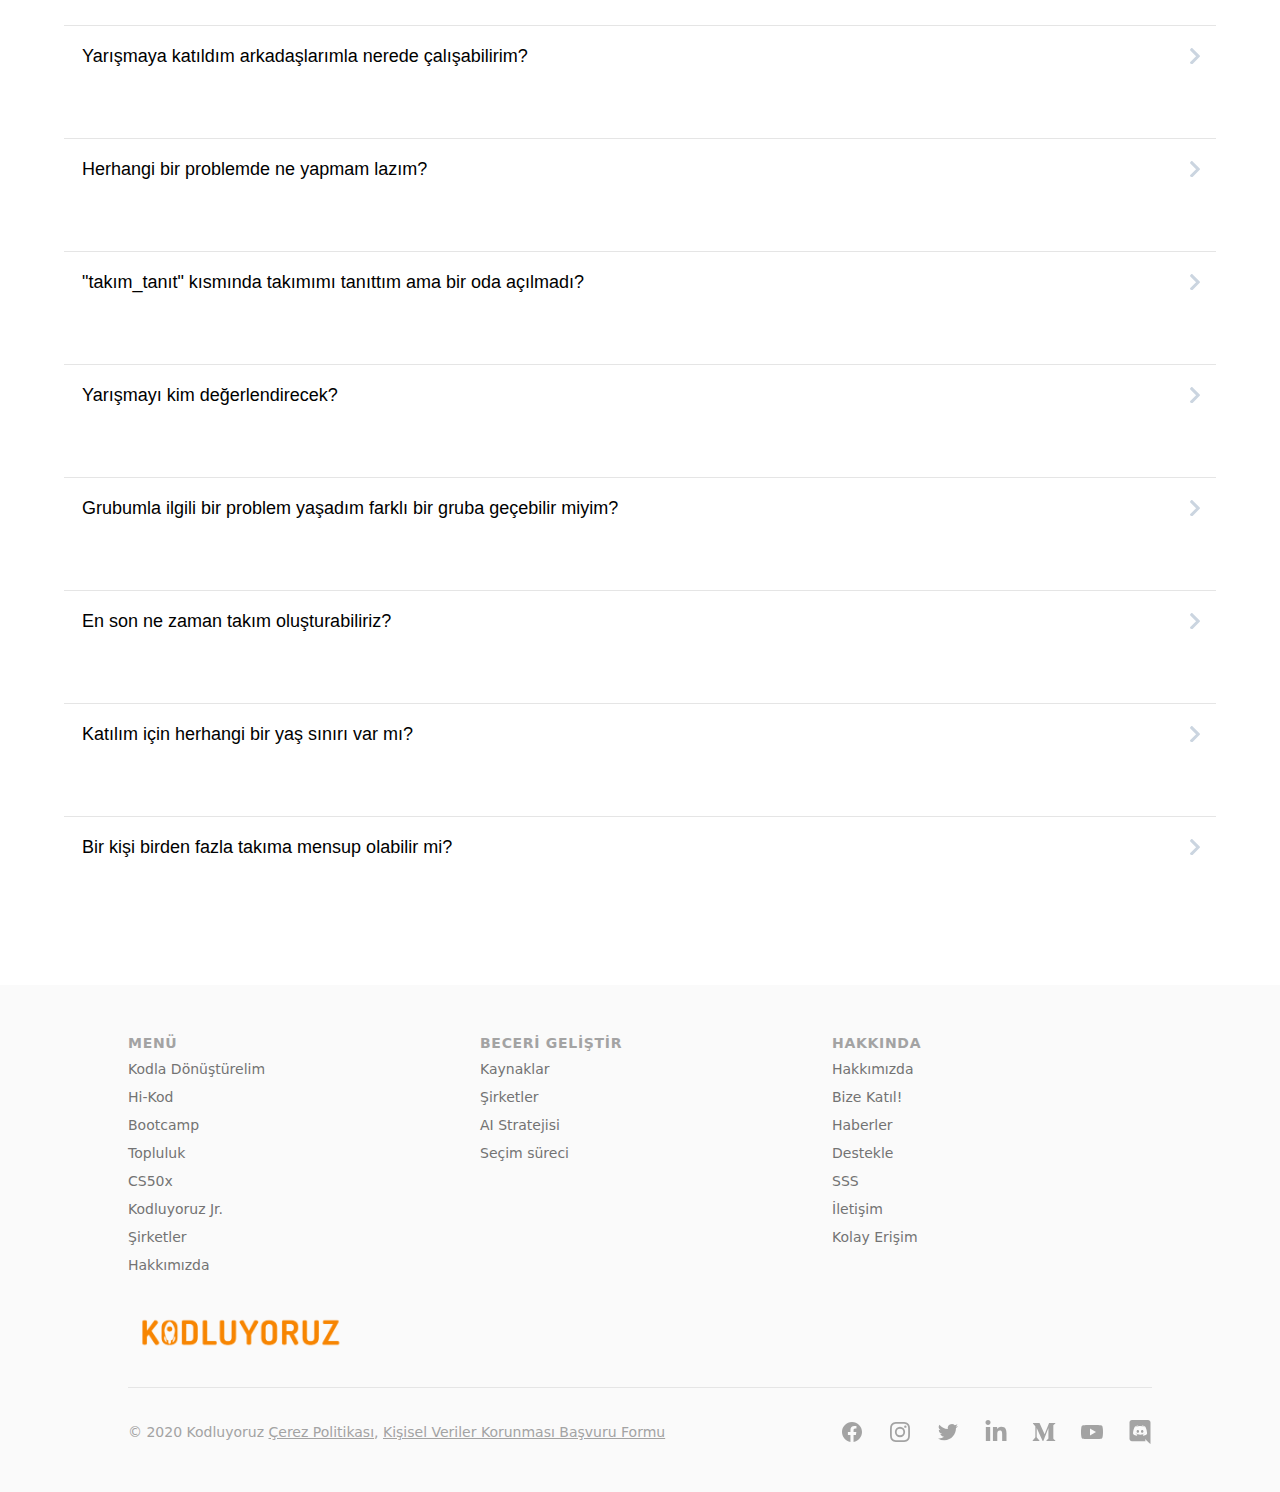
<file: faq/index.html>
<!doctype html>
<html lang="tr">
<head>
    <meta charset="UTF-8">
    <meta name="viewport"
          content="width=device-width, user-scalable=no, initial-scale=1.0, maximum-scale=1.0, minimum-scale=1.0">
    <meta http-equiv="X-UA-Compatible" content="ie=edge">
    <link rel="shortcut icon" href="../images/favicon-32x32.png" type="image/png">
    <title>Kodluyoruz | SSS</title>
    <!-- CSS -->
    <link rel="stylesheet" href="../css/main.css">
    <link rel="stylesheet" href="../css/responsive/sections/faq.css">
</head>
<body>
<div class="container">
    <!-- Header -->
    <header>
        <div class="header-wrapper">
            <div class="header-sections">
                <div class="logo">
                    <a href="https://www.kodluyoruz.org/">
                        <img src="../images/kodluyoruz-logo.png" alt="Kodluyoruz Logo">
                    </a>
                </div>
                <div class="menu-items">
                    <a href="../kodla-donusturelim/index.html">Kodla Dönüştürelim</a>
                    <a href="../hi-kod/index.html" class="active">Hi-Kod</a>
                    <a href="../bootcamp/index.html">Bootcamp</a>
                    <a href="../community/index.html">Topluluk</a>
                    <a href="../cs50/index.html">CS50x</a>
                    <a href="../kodluyoruz-junior/index.html">Kodluyoruz Jr.</a>
                    <a href="../for-companies/index.html">Şirketler</a>
                    <a href="../about/index.html">Hakkımızda</a>
                </div>
                <div class="header-extras">
                    <div class="donate">
                        <a href="https://www.kodluyoruz.org/donate" target="_blank">
                            <span>Destekle</span>
                        </a>
                    </div>
                    <div class="change-language">
                        <span>
                            <button type="button">
                                TR
                                <svg class="-mr-1 ml-1 h-5 w-5" fill="currentColor" viewBox="0 0 20 20"><path
                                        fill-fule="evenodd"
                                        d="M5.293 7.293a1 1 0 011.414 0L10 10.586l3.293-3.293a1 1 0 111.414 1.414l-4 4a1 1 0 01-1.414 0l-4-4a1 1 0 010-1.414z"
                                        clip-rule="evenodd"></path></svg>
                            </button>
                        </span>
                    </div>
                </div>
                <div class="hamburger-menu">
                    <span></span>
                    <span></span>
                    <span></span>
                </div>
            </div>
        </div>
    </header>
    <!-- Header -->
    <!-- Mobile Menu -->
    <div class="mobile-menu">
        <div class="menu-items">
            <a href="../kodla-donusturelim/index.html">Kodla Dönüştürelim</a>
            <a href="../hi-kod/index.html" class="active">Hi-Kod</a>
            <a href="../bootcamp/index.html">Bootcamp</a>
            <a href="../community/index.html">Topluluk</a>
            <a href="../cs50/index.html">CS50x</a>
            <a href="../kodluyoruz-junior/index.html">Kodluyoruz Jr.</a>
            <a href="../for-companies/index.html">Şirketler</a>
            <a href="../about/index.html">Hakkımızda</a>
        </div>
        <div class="mobile-menu-extras">
            <div class="donate">
                <a href="#">
                    <span>Destekle</span>
                </a>
            </div>
            <div class="change-language">
                <span>TR</span> | <span>EN</span>
            </div>
        </div>
    </div>
    <!-- Mobile Menu -->
    <!-- Hero Section -->
    <section class="hero section-hero-defaults">
        <div class="wrapper section-hero-wrapper-defaults">
            <div>
                <h2>Sıkça Sorulan Sorular</h2>
                <div class="mission">
                    <p>
                        <br><br><br>
                    </p>
                </div>
            </div>
        </div>
    </section>
    <!-- Hero Section -->
    <!-- Bootcamp Section -->
    <section class="bootcamp section-defaults section-paddings-y40">
        <div class="wrapper section-wrapper-defaults">
            <div class="title mb-24">
                <h2 class="section-title">WE'Boost Hackathon'la ilgili sorulan sorular</h2>
            </div>
            <div class="content">
                <div class="question-block">
                    <div class="question">
                        <span>Sertifikaları kimler alabilecek?</span>
                        <svg class="accordion__icon" width="10" viewBox="0 0 266 438" xmlns="http://www.w3.org/2000/svg"><path d="m258.476 235.971-194.344 194.343c-9.373 9.373-24.569 9.373-33.941 0l-22.667-22.667c-9.357-9.357-9.375-24.522-.04-33.901l154.021-154.746-154.021-154.745c-9.335-9.379-9.317-24.544.04-33.901l22.667-22.667c9.373-9.373 24.569-9.373 33.941 0l194.343 194.343c9.373 9.372 9.373 24.568.001 33.941z" fill="#cbd5e0"></path></svg>
                    </div>
                    <div class="answer">
                        <p class="thin-section-paragraph">
                            Yarışmaya ve eğitimlere katılan herkes (yarışma sonunda arkadaşlarımızla iletişime geçip gerekli
                            bilgileri alacağız ve en kısa zamanda sertifikalarını göndereceğiz.)
                        </p>
                    </div>
                </div>
                <div class="question-block">
                    <div class="question">
                        <span>Takımlar kaç kişi olabilir?</span>
                        <svg class="accordion__icon" width="10" viewBox="0 0 266 438" xmlns="http://www.w3.org/2000/svg"><path d="m258.476 235.971-194.344 194.343c-9.373 9.373-24.569 9.373-33.941 0l-22.667-22.667c-9.357-9.357-9.375-24.522-.04-33.901l154.021-154.746-154.021-154.745c-9.335-9.379-9.317-24.544.04-33.901l22.667-22.667c9.373-9.373 24.569-9.373 33.941 0l194.343 194.343c9.373 9.372 9.373 24.568.001 33.941z" fill="#cbd5e0"></path></svg>
                    </div>
                    <div class="answer">
                        <p class="thin-section-paragraph">
                            Takımlar en az 2 en fazla 5 kişi olabilir.
                        </p>
                    </div>
                </div>
                <div class="question-block">
                    <div class="question">
                        <span>Web sitesini nasıl göndereceğiz?</span>
                        <svg class="accordion__icon" width="10" viewBox="0 0 266 438" xmlns="http://www.w3.org/2000/svg"><path d="m258.476 235.971-194.344 194.343c-9.373 9.373-24.569 9.373-33.941 0l-22.667-22.667c-9.357-9.357-9.375-24.522-.04-33.901l154.021-154.746-154.021-154.745c-9.335-9.379-9.317-24.544.04-33.901l22.667-22.667c9.373-9.373 24.569-9.373 33.941 0l194.343 194.343c9.373 9.372 9.373 24.568.001 33.941z" fill="#cbd5e0"></path></svg>
                    </div>
                    <div class="answer">
                        <p class="thin-section-paragraph">
                            Web sitesini GitHub üzerinden göndermenizi rica ediyoruz. GitHub linkinide
                            <a href="mailto:ItuBauHackathon@gmail.com" class="orange-link-thin">ItuBauHackathon@gmail.com</a> mail adreslerine göndermenizi rica ediyoruz. (Açıklama kısmına
                            takım isminizi yazmalısınız. Bu sayede hangi takımın hangi repoyu gönderdiği anlaşılır.)
                        </p>
                    </div>
                </div>
                <div class="question-block">
                    <div class="question">
                        <span>Son gönderme tarihi nedir?</span>
                        <svg class="accordion__icon" width="10" viewBox="0 0 266 438" xmlns="http://www.w3.org/2000/svg"><path d="m258.476 235.971-194.344 194.343c-9.373 9.373-24.569 9.373-33.941 0l-22.667-22.667c-9.357-9.357-9.375-24.522-.04-33.901l154.021-154.746-154.021-154.745c-9.335-9.379-9.317-24.544.04-33.901l22.667-22.667c9.373-9.373 24.569-9.373 33.941 0l194.343 194.343c9.373 9.372 9.373 24.568.001 33.941z" fill="#cbd5e0"></path></svg>
                    </div>
                    <div class="answer">
                        <p class="thin-section-paragraph">
                            Son gönderme tarihi 9 ocak 19.00’dır. Bu saatten sonra gönderilen repolar değerlendirilmeyecektir.
                        </p>
                    </div>
                </div>
                <div class="question-block">
                    <div class="question">
                        <span>Yarışmaya katılmak istiyorum fakat bir grubum yok ne yapacağım?</span>
                        <svg class="accordion__icon" width="10" viewBox="0 0 266 438" xmlns="http://www.w3.org/2000/svg"><path d="m258.476 235.971-194.344 194.343c-9.373 9.373-24.569 9.373-33.941 0l-22.667-22.667c-9.357-9.357-9.375-24.522-.04-33.901l154.021-154.746-154.021-154.745c-9.335-9.379-9.317-24.544.04-33.901l22.667-22.667c9.373-9.373 24.569-9.373 33.941 0l194.343 194.343c9.373 9.372 9.373 24.568.001 33.941z" fill="#cbd5e0"></path></svg>
                    </div>
                    <div class="answer">
                        <p class="thin-section-paragraph">
                            Burada sizlere tanışmanız ve konuşmanız için bir çok yer açtık ayrıca "takım_arıyorum"
                            yerine de yazıp arkadaş bulmanız için açtık, buradan biriyle tanışıp yarışmaya katılabilirsiniz.
                        </p>
                    </div>
                </div>
                <div class="question-block">
                    <div class="question">
                        <span>Doldurduğum formda yarışmaya katılmadım ama şuan bir grup buldum ve katılmak istiyorum katılabilir miyim?</span>
                        <svg class="accordion__icon" width="10" viewBox="0 0 266 438" xmlns="http://www.w3.org/2000/svg"><path d="m258.476 235.971-194.344 194.343c-9.373 9.373-24.569 9.373-33.941 0l-22.667-22.667c-9.357-9.357-9.375-24.522-.04-33.901l154.021-154.746-154.021-154.745c-9.335-9.379-9.317-24.544.04-33.901l22.667-22.667c9.373-9.373 24.569-9.373 33.941 0l194.343 194.343c9.373 9.372 9.373 24.568.001 33.941z" fill="#cbd5e0"></path></svg>
                    </div>
                    <div class="answer">
                        <p class="thin-section-paragraph">
                            Elbette takım tanıt kısmında yeni oluşturduğunuz yada var olan takımınızı kaydettirebilirsiniz.
                        </p>
                    </div>
                </div>
                <div class="question-block">
                    <div class="question">
                        <span>Daha önceden yarışmaya katılmıştım burada tekrardan "takım_ tanıt" bölümünü doldurmama gerek var mı?</span>
                        <svg class="accordion__icon" width="10" viewBox="0 0 266 438" xmlns="http://www.w3.org/2000/svg"><path d="m258.476 235.971-194.344 194.343c-9.373 9.373-24.569 9.373-33.941 0l-22.667-22.667c-9.357-9.357-9.375-24.522-.04-33.901l154.021-154.746-154.021-154.745c-9.335-9.379-9.317-24.544.04-33.901l22.667-22.667c9.373-9.373 24.569-9.373 33.941 0l194.343 194.343c9.373 9.372 9.373 24.568.001 33.941z" fill="#cbd5e0"></path></svg>
                    </div>
                    <div class="answer">
                        <p class="thin-section-paragraph">
                            Evet yarışmaya katılımız her türlü sağlanacaktır fakat sizin grubunuz için özel olacak odaya
                            katılmanız için kendinizi "takım_tanıt" bölümden gerekli bilgileri vererek tekrardan kendinizi
                            tanıtmanız gerekmektedir o zaman sizin özel bir oda açılacaktır.
                        </p>
                    </div>
                </div>
                <div class="question-block">
                    <div class="question">
                        <span>Yarışmaya katıldım arkadaşlarımla nerede çalışabilirim?</span>
                        <svg class="accordion__icon" width="10" viewBox="0 0 266 438" xmlns="http://www.w3.org/2000/svg"><path d="m258.476 235.971-194.344 194.343c-9.373 9.373-24.569 9.373-33.941 0l-22.667-22.667c-9.357-9.357-9.375-24.522-.04-33.901l154.021-154.746-154.021-154.745c-9.335-9.379-9.317-24.544.04-33.901l22.667-22.667c9.373-9.373 24.569-9.373 33.941 0l194.343 194.343c9.373 9.372 9.373 24.568.001 33.941z" fill="#cbd5e0"></path></svg>
                    </div>
                    <div class="answer">
                        <p class="thin-section-paragraph">
                            "takım_tanıt" bölümünü doldurduktan sonra sadece sizin ve grubunuzun görebileceği özel bir
                            oda açacağız.
                        </p>
                    </div>
                </div>
                <div class="question-block">
                    <div class="question">
                        <span>Herhangi bir problemde ne yapmam lazım?</span>
                        <svg class="accordion__icon" width="10" viewBox="0 0 266 438" xmlns="http://www.w3.org/2000/svg"><path d="m258.476 235.971-194.344 194.343c-9.373 9.373-24.569 9.373-33.941 0l-22.667-22.667c-9.357-9.357-9.375-24.522-.04-33.901l154.021-154.746-154.021-154.745c-9.335-9.379-9.317-24.544.04-33.901l22.667-22.667c9.373-9.373 24.569-9.373 33.941 0l194.343 194.343c9.373 9.372 9.373 24.568.001 33.941z" fill="#cbd5e0"></path></svg>
                    </div>
                    <div class="answer">
                        <p class="thin-section-paragraph">
                            "Destek Ekibi" ile iletişime geçmeniz gerekiyor.
                        </p>
                    </div>
                </div>
                <div class="question-block">
                    <div class="question">
                        <span>"takım_tanıt" kısmında takımımı tanıttım ama bir oda açılmadı?</span>
                        <svg class="accordion__icon" width="10" viewBox="0 0 266 438" xmlns="http://www.w3.org/2000/svg"><path d="m258.476 235.971-194.344 194.343c-9.373 9.373-24.569 9.373-33.941 0l-22.667-22.667c-9.357-9.357-9.375-24.522-.04-33.901l154.021-154.746-154.021-154.745c-9.335-9.379-9.317-24.544.04-33.901l22.667-22.667c9.373-9.373 24.569-9.373 33.941 0l194.343 194.343c9.373 9.372 9.373 24.568.001 33.941z" fill="#cbd5e0"></path></svg>
                    </div>
                    <div class="answer">
                        <p class="thin-section-paragraph">
                            Eğer odanız 3 saat içinde açılmadıysa "Destek Ekibinden" biriyle iletişime geçiniz.
                        </p>
                    </div>
                </div>
                <div class="question-block">
                    <div class="question">
                        <span>Yarışmayı kim değerlendirecek?</span>
                        <svg class="accordion__icon" width="10" viewBox="0 0 266 438" xmlns="http://www.w3.org/2000/svg"><path d="m258.476 235.971-194.344 194.343c-9.373 9.373-24.569 9.373-33.941 0l-22.667-22.667c-9.357-9.357-9.375-24.522-.04-33.901l154.021-154.746-154.021-154.745c-9.335-9.379-9.317-24.544.04-33.901l22.667-22.667c9.373-9.373 24.569-9.373 33.941 0l194.343 194.343c9.373 9.372 9.373 24.568.001 33.941z" fill="#cbd5e0"></path></svg>
                    </div>
                    <div class="answer">
                        <p class="thin-section-paragraph">
                            Yarışmayı birbirinden değerli 3 jürimiz değerlendirecektir.
                        </p>
                    </div>
                </div>
                <div class="question-block">
                    <div class="question">
                        <span>Grubumla ilgili bir problem yaşadım farklı bir gruba geçebilir miyim?</span>
                        <svg class="accordion__icon" width="10" viewBox="0 0 266 438" xmlns="http://www.w3.org/2000/svg"><path d="m258.476 235.971-194.344 194.343c-9.373 9.373-24.569 9.373-33.941 0l-22.667-22.667c-9.357-9.357-9.375-24.522-.04-33.901l154.021-154.746-154.021-154.745c-9.335-9.379-9.317-24.544.04-33.901l22.667-22.667c9.373-9.373 24.569-9.373 33.941 0l194.343 194.343c9.373 9.372 9.373 24.568.001 33.941z" fill="#cbd5e0"></path></svg>
                    </div>
                    <div class="answer">
                        <p class="thin-section-paragraph">
                            Evet eğer bir probleminiz olursa "Destek Ekibinden" bir arkadaşımıza yazmanız yeterlidir
                            size olabildiğince yardımcı oluruz.
                        </p>
                    </div>
                </div>
                <div class="question-block">
                    <div class="question">
                        <span>En son ne zaman takım oluşturabiliriz?</span>
                        <svg class="accordion__icon" width="10" viewBox="0 0 266 438" xmlns="http://www.w3.org/2000/svg"><path d="m258.476 235.971-194.344 194.343c-9.373 9.373-24.569 9.373-33.941 0l-22.667-22.667c-9.357-9.357-9.375-24.522-.04-33.901l154.021-154.746-154.021-154.745c-9.335-9.379-9.317-24.544.04-33.901l22.667-22.667c9.373-9.373 24.569-9.373 33.941 0l194.343 194.343c9.373 9.372 9.373 24.568.001 33.941z" fill="#cbd5e0"></path></svg>
                    </div>
                    <div class="answer">
                        <p class="thin-section-paragraph">
                            8 Ocak saat 09.00’dan sonra takım oluşturmalar ve yarışmaya katılmalar kabul edilmeyecektir.
                        </p>
                    </div>
                </div>
                <div class="question-block">
                    <div class="question">
                        <span>Katılım için herhangi bir yaş sınırı var mı?</span>
                        <svg class="accordion__icon" width="10" viewBox="0 0 266 438" xmlns="http://www.w3.org/2000/svg"><path d="m258.476 235.971-194.344 194.343c-9.373 9.373-24.569 9.373-33.941 0l-22.667-22.667c-9.357-9.357-9.375-24.522-.04-33.901l154.021-154.746-154.021-154.745c-9.335-9.379-9.317-24.544.04-33.901l22.667-22.667c9.373-9.373 24.569-9.373 33.941 0l194.343 194.343c9.373 9.372 9.373 24.568.001 33.941z" fill="#cbd5e0"></path></svg>
                    </div>
                    <div class="answer">
                        <p class="thin-section-paragraph">
                            Hayır, yarışmaya katılmak için herhangi bir yaş sınırı yoktur.
                        </p>
                    </div>
                </div>
                <div class="question-block">
                    <div class="question">
                        <span>Bir kişi birden fazla takıma mensup olabilir mi?</span>
                        <svg class="accordion__icon" width="10" viewBox="0 0 266 438" xmlns="http://www.w3.org/2000/svg"><path d="m258.476 235.971-194.344 194.343c-9.373 9.373-24.569 9.373-33.941 0l-22.667-22.667c-9.357-9.357-9.375-24.522-.04-33.901l154.021-154.746-154.021-154.745c-9.335-9.379-9.317-24.544.04-33.901l22.667-22.667c9.373-9.373 24.569-9.373 33.941 0l194.343 194.343c9.373 9.372 9.373 24.568.001 33.941z" fill="#cbd5e0"></path></svg>
                    </div>
                    <div class="answer">
                        <p class="thin-section-paragraph">
                            Hayır, bir kişi sadece bir takıma mensup olabilir.
                        </p>
                    </div>
                </div>
            </div>
        </div>
    </section>
    <!-- Bootcamp Section -->
    <!-- Footer -->
    <div class="footer">
        <div class="footer-wrapper">
            <div class="wrapper-grid-1">
                <div class="wrapper-grid-2">
                    <div class="footer-link-sections">
                        <div class="section">
                            <h4>Menü</h4>
                            <ul>
                                <li><a href="../kodla-donusturelim/index.html">Kodla Dönüştürelim</a></li>
                                <li><a href="../hi-kod/index.html">Hi-Kod</a></li>
                                <li><a href="../bootcamp/index.html">Bootcamp</a></li>
                                <li><a href="../community/index.html">Topluluk</a></li>
                                <li><a href="../cs50/index.html">CS50x</a></li>
                                <li><a href="../kodluyoruz-junior/index.html">Kodluyoruz Jr.</a></li>
                                <li><a href="../for-companies/index.html">Şirketler</a></li>
                                <li><a href="../about/index.html">Hakkımızda</a></li>
                            </ul>
                        </div>
                        <div class="section">
                            <h4>Beceri Geliştir</h4>
                            <ul>
                                <li><a href="https://www.kodluyoruz.org/resources" target="_blank">Kaynaklar</a></li>
                                <li><a href="../for-companies/index.html">Şirketler</a></li>
                                <li><a href="https://www.kodluyoruz.org/ai-strategy" target="_blank">AI Stratejisi</a></li>
                                <li><a href="https://www.kodluyoruz.org/bootcamp/admission" target="_blank">Seçim süreci</a></li>
                            </ul>
                        </div>
                        <div class="section">
                            <h4>Hakkında</h4>
                            <ul>
                                <li><a href="../about/index.html">Hakkımızda</a></li>
                                <li><a href="https://www.kodluyoruz.org/jobs" target="_blank">Bize Katıl!</a></li>
                                <li><a href="https://www.kodluyoruz.org/news" target="_blank">Haberler</a></li>
                                <li><a href="https://www.kodluyoruz.org/donate" target="_blank">Destekle</a></li>
                                <li><a href="../faq/index.html">SSS</a></li>
                                <li><a href="../contact/index.html">İletişim</a></li>
                                <li><a href="https://www.kodluyoruz.org/links" target="_blank">Kolay Erişim</a></li>
                            </ul>
                        </div>
                    </div>
                </div>
                <div class="logo">
                    <a href="https://www.kodluyoruz.org/">
                        <img src="../images/logo-one.png" alt="Kodluyoruz Logo">
                    </a>
                </div>
            </div>
            <div class="footer-bottom">
                <div class="footer-bottom-wrapper">
                    <div class="footer-bottom-copyright">
                        <p>© 2020 Kodluyoruz <a href="https://cdn.sanity.io/files/9kdepi1d/production/a9971b686af8f40fed30a4b2deba0c4fce31b5b7.pdf" target="_blank">Çerez Politikası</a>, <a href="https://cdn.sanity.io/files/9kdepi1d/production/d5b01329809f92dfbd03e6b103cb65c58d85fd9b.pdf" target="_blank">Kişisel Veriler Korunması Başvuru Formu</a></p>
                    </div>
                    <div class="footer-bottom-social">
                        <a href="https://www.facebook.com/kodluyoruztr/" target="_blank">
                            <svg class="h-6 w-6" fill="currentColor" viewBox="0 0 24 24"><path fill-rule="evenodd" d="M22 12c0-5.523-4.477-10-10-10S2 6.477 2 12c0 4.991 3.657 9.128 8.438 9.878v-6.987h-2.54V12h2.54V9.797c0-2.506 1.492-3.89 3.777-3.89 1.094 0 2.238.195 2.238.195v2.46h-1.26c-1.243 0-1.63.771-1.63 1.562V12h2.773l-.443 2.89h-2.33v6.988C18.343 21.128 22 16.991 22 12z" clip-rule="evenodd"></path></svg>
                        </a>
                        <a href="https://www.instagram.com/kodluyoruz/" target="_blank">
                            <svg class="h-6 w-6" fill="currentColor" viewBox="0 0 24 24"><path fill-rule="evenodd" d="M12.315 2c2.43 0 2.784.013 3.808.06 1.064.049 1.791.218 2.427.465a4.902 4.902 0 011.772 1.153 4.902 4.902 0 011.153 1.772c.247.636.416 1.363.465 2.427.048 1.067.06 1.407.06 4.123v.08c0 2.643-.012 2.987-.06 4.043-.049 1.064-.218 1.791-.465 2.427a4.902 4.902 0 01-1.153 1.772 4.902 4.902 0 01-1.772 1.153c-.636.247-1.363.416-2.427.465-1.067.048-1.407.06-4.123.06h-.08c-2.643 0-2.987-.012-4.043-.06-1.064-.049-1.791-.218-2.427-.465a4.902 4.902 0 01-1.772-1.153 4.902 4.902 0 01-1.153-1.772c-.247-.636-.416-1.363-.465-2.427-.047-1.024-.06-1.379-.06-3.808v-.63c0-2.43.013-2.784.06-3.808.049-1.064.218-1.791.465-2.427a4.902 4.902 0 011.153-1.772A4.902 4.902 0 015.45 2.525c.636-.247 1.363-.416 2.427-.465C8.901 2.013 9.256 2 11.685 2h.63zm-.081 1.802h-.468c-2.456 0-2.784.011-3.807.058-.975.045-1.504.207-1.857.344-.467.182-.8.398-1.15.748-.35.35-.566.683-.748 1.15-.137.353-.3.882-.344 1.857-.047 1.023-.058 1.351-.058 3.807v.468c0 2.456.011 2.784.058 3.807.045.975.207 1.504.344 1.857.182.466.399.8.748 1.15.35.35.683.566 1.15.748.353.137.882.3 1.857.344 1.054.048 1.37.058 4.041.058h.08c2.597 0 2.917-.01 3.96-.058.976-.045 1.505-.207 1.858-.344.466-.182.8-.398 1.15-.748.35-.35.566-.683.748-1.15.137-.353.3-.882.344-1.857.048-1.055.058-1.37.058-4.041v-.08c0-2.597-.01-2.917-.058-3.96-.045-.976-.207-1.505-.344-1.858a3.097 3.097 0 00-.748-1.15 3.098 3.098 0 00-1.15-.748c-.353-.137-.882-.3-1.857-.344-1.023-.047-1.351-.058-3.807-.058zM12 6.865a5.135 5.135 0 110 10.27 5.135 5.135 0 010-10.27zm0 1.802a3.333 3.333 0 100 6.666 3.333 3.333 0 000-6.666zm5.338-3.205a1.2 1.2 0 110 2.4 1.2 1.2 0 010-2.4z" clip-rule="evenodd"></path></svg>
                        </a>
                        <a href="https://twitter.com/kodluyoruz" target="_blank">
                            <svg class="h-6 w-6" fill="currentColor" viewBox="0 0 24 24"><path d="M8.29 20.251c7.547 0 11.675-6.253 11.675-11.675 0-.178 0-.355-.012-.53A8.348 8.348 0 0022 5.92a8.19 8.19 0 01-2.357.646 4.118 4.118 0 001.804-2.27 8.224 8.224 0 01-2.605.996 4.107 4.107 0 00-6.993 3.743 11.65 11.65 0 01-8.457-4.287 4.106 4.106 0 001.27 5.477A4.072 4.072 0 012.8 9.713v.052a4.105 4.105 0 003.292 4.022 4.095 4.095 0 01-1.853.07 4.108 4.108 0 003.834 2.85A8.233 8.233 0 012 18.407a11.616 11.616 0 006.29 1.84"></path></svg>
                        </a>
                        <a href="https://www.linkedin.com/company/kodluyoruz/" target="_blank">
                            <svg stroke="currentColor" fill="currentColor" stroke-width="0" viewBox="0 0 448 512" class="w-6 h-6" xmlns="http://www.w3.org/2000/svg"><path d="M100.28 448H7.4V148.9h92.88zM53.79 108.1C24.09 108.1 0 83.5 0 53.8a53.79 53.79 0 0 1 107.58 0c0 29.7-24.1 54.3-53.79 54.3zM447.9 448h-92.68V302.4c0-34.7-.7-79.2-48.29-79.2-48.29 0-55.69 37.7-55.69 76.7V448h-92.78V148.9h89.08v40.8h1.3c12.4-23.5 42.69-48.3 87.88-48.3 94 0 111.28 61.9 111.28 142.3V448z"></path></svg>
                        </a>
                        <a href="https://medium.com/kodluyoruz/" target="_blank">
                            <svg stroke="currentColor" fill="currentColor" stroke-width="0" viewBox="0 0 512 512" class="h-6 w-6" xmlns="http://www.w3.org/2000/svg"><path d="M71.5 142.3c.6-5.9-1.7-11.8-6.1-15.8L20.3 72.1V64h140.2l108.4 237.7L364.2 64h133.7v8.1l-38.6 37c-3.3 2.5-5 6.7-4.3 10.8v272c-.7 4.1 1 8.3 4.3 10.8l37.7 37v8.1H307.3v-8.1l39.1-37.9c3.8-3.8 3.8-5 3.8-10.8V171.2L241.5 447.1h-14.7L100.4 171.2v184.9c-1.1 7.8 1.5 15.6 7 21.2l50.8 61.6v8.1h-144v-8L65 377.3c5.4-5.6 7.9-13.5 6.5-21.2V142.3z"></path></svg>
                        </a>
                        <a href="https://www.youtube.com/channel/UCSnIf-v95OSGIv9H7d2R2lw" target="_blank">
                            <svg stroke="currentColor" fill="currentColor" stroke-width="0" version="1.2" baseProfile="tiny" viewBox="0 0 24 24" class="h-6 w-6" xmlns="http://www.w3.org/2000/svg"><path d="M22.8 8.6c-.2-1.5-.4-2.6-1-3-.6-.5-5.8-.6-9.8-.6s-9.2.1-9.8.6c-.6.4-.8 1.5-1 3s-.2 2.4-.2 3.4 0 1.9.2 3.4.4 2.6 1 3c.6.5 5.8.6 9.8.6 4 0 9.2-.1 9.8-.6.6-.4.8-1.5 1-3s.2-2.4.2-3.4 0-1.9-.2-3.4zm-12.8 7v-7.2l6 3.6-6 3.6z"></path></svg>
                        </a>
                        <a href="https://discord.com/invite/huVN948" target="_blank">
                            <svg stroke="currentColor" fill="currentColor" stroke-width="0" viewBox="0 0 448 512" class="h-6 w-6" height="1em" width="1em" xmlns="http://www.w3.org/2000/svg"><path d="M297.216 243.2c0 15.616-11.52 28.416-26.112 28.416-14.336 0-26.112-12.8-26.112-28.416s11.52-28.416 26.112-28.416c14.592 0 26.112 12.8 26.112 28.416zm-119.552-28.416c-14.592 0-26.112 12.8-26.112 28.416s11.776 28.416 26.112 28.416c14.592 0 26.112-12.8 26.112-28.416.256-15.616-11.52-28.416-26.112-28.416zM448 52.736V512c-64.494-56.994-43.868-38.128-118.784-107.776l13.568 47.36H52.48C23.552 451.584 0 428.032 0 398.848V52.736C0 23.552 23.552 0 52.48 0h343.04C424.448 0 448 23.552 448 52.736zm-72.96 242.688c0-82.432-36.864-149.248-36.864-149.248-36.864-27.648-71.936-26.88-71.936-26.88l-3.584 4.096c43.52 13.312 63.744 32.512 63.744 32.512-60.811-33.329-132.244-33.335-191.232-7.424-9.472 4.352-15.104 7.424-15.104 7.424s21.248-20.224 67.328-33.536l-2.56-3.072s-35.072-.768-71.936 26.88c0 0-36.864 66.816-36.864 149.248 0 0 21.504 37.12 78.08 38.912 0 0 9.472-11.52 17.152-21.248-32.512-9.728-44.8-30.208-44.8-30.208 3.766 2.636 9.976 6.053 10.496 6.4 43.21 24.198 104.588 32.126 159.744 8.96 8.96-3.328 18.944-8.192 29.44-15.104 0 0-12.8 20.992-46.336 30.464 7.68 9.728 16.896 20.736 16.896 20.736 56.576-1.792 78.336-38.912 78.336-38.912z"></path></svg>
                        </a>
                    </div>
                </div>
            </div>
        </div>
    </div>
    <!-- Footer -->
</div>
<script src="../js/responsive.js" type="text/javascript"></script>
<script src="../js/faq.js" type="text/javascript"></script>
</body>
</html>
</file>
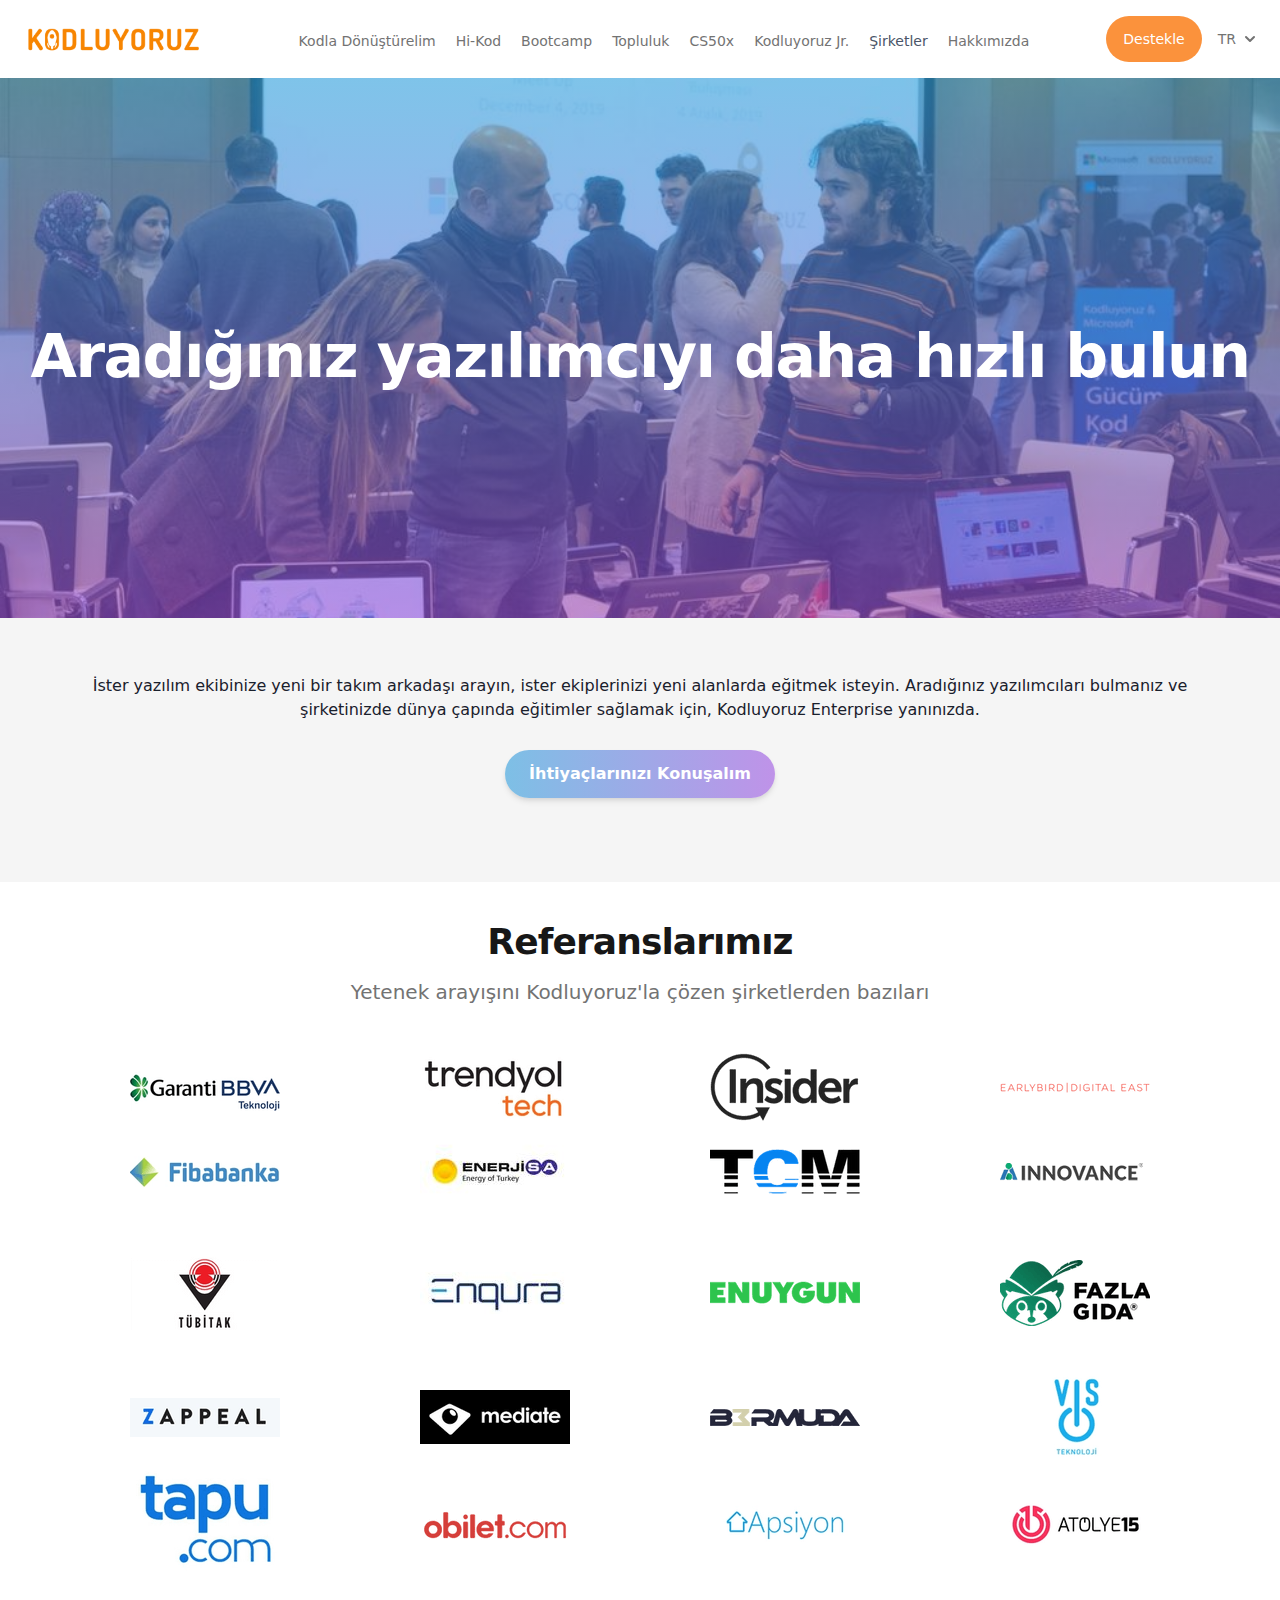
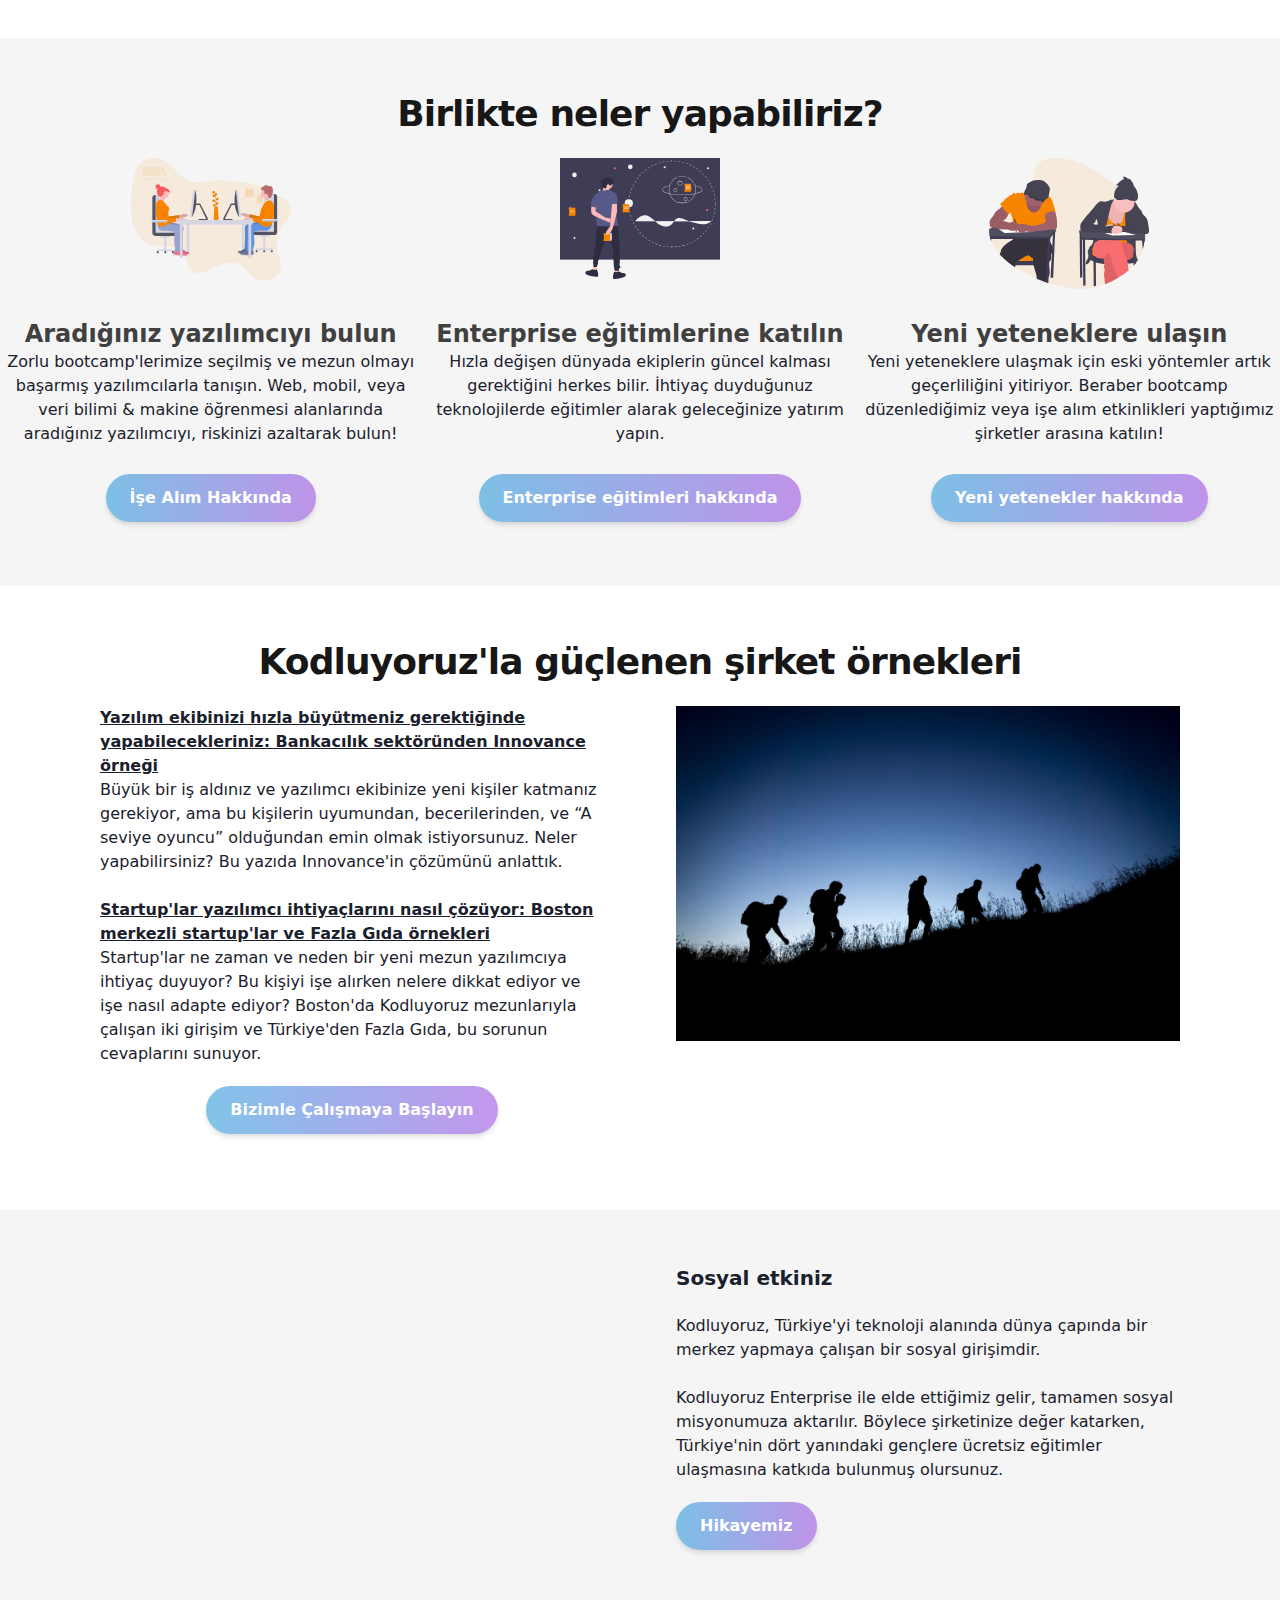
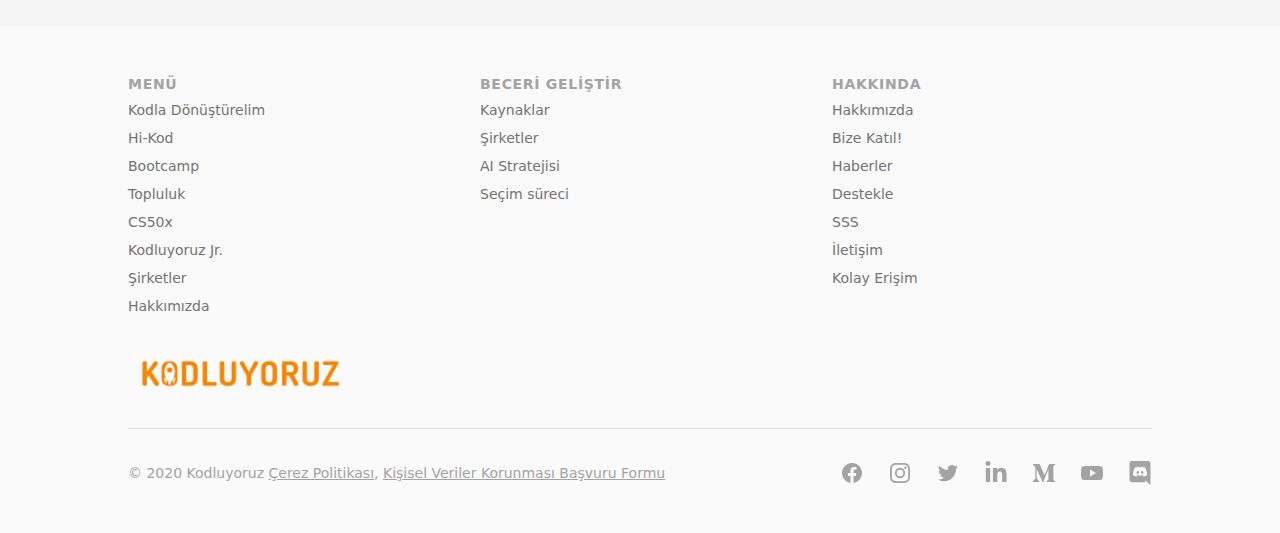
<file: for-companies/index.html>
<!doctype html>
<html lang="tr">
<head>
    <meta charset="UTF-8">
    <meta name="viewport"
          content="width=device-width, user-scalable=no, initial-scale=1.0, maximum-scale=1.0, minimum-scale=1.0">
    <meta http-equiv="X-UA-Compatible" content="ie=edge">
    <link rel="shortcut icon" href="../images/favicon-32x32.png" type="image/png">
    <title>Kodluyoruz | Şirketler</title>
    <!-- CSS -->
    <link rel="stylesheet" href="../css/main.css">
    <link rel="stylesheet" href="../css/responsive/sections/for-companies-sections.css">
</head>
<body>
<div class="container">
    <!-- Header -->
    <header>
        <div class="header-wrapper">
            <div class="header-sections">
                <div class="logo">
                    <a href="https://www.kodluyoruz.org/">
                        <img src="../images/kodluyoruz-logo.png" alt="Kodluyoruz Logo">
                    </a>
                </div>
                <div class="menu-items">
                    <a href="../kodla-donusturelim/index.html">Kodla Dönüştürelim</a>
                    <a href="../hi-kod/index.html">Hi-Kod</a>
                    <a href="../bootcamp/index.html">Bootcamp</a>
                    <a href="../community/index.html">Topluluk</a>
                    <a href="../cs50/index.html">CS50x</a>
                    <a href="../kodluyoruz-junior/index.html">Kodluyoruz Jr.</a>
                    <a href="../for-companies/index.html" class="active">Şirketler</a>
                    <a href="../about/index.html">Hakkımızda</a>
                </div>
                <div class="header-extras">
                    <div class="donate">
                        <a href="https://www.kodluyoruz.org/donate" target="_blank">
                            <span>Destekle</span>
                        </a>
                    </div>
                    <div class="change-language">
                        <span>
                            <button type="button">
                                TR
                                <svg class="-mr-1 ml-1 h-5 w-5" fill="currentColor" viewBox="0 0 20 20"><path
                                        fill-fule="evenodd"
                                        d="M5.293 7.293a1 1 0 011.414 0L10 10.586l3.293-3.293a1 1 0 111.414 1.414l-4 4a1 1 0 01-1.414 0l-4-4a1 1 0 010-1.414z"
                                        clip-rule="evenodd"></path></svg>
                            </button>
                        </span>
                    </div>
                </div>
                <div class="hamburger-menu">
                    <span></span>
                    <span></span>
                    <span></span>
                </div>
            </div>
        </div>
    </header>
    <!-- Header -->
    <!-- Mobile Menu -->
    <div class="mobile-menu">
        <div class="menu-items">
            <a href="../kodla-donusturelim/index.html">Kodla Dönüştürelim</a>
            <a href="../hi-kod/index.html">Hi-Kod</a>
            <a href="../bootcamp/index.html">Bootcamp</a>
            <a href="../community/index.html">Topluluk</a>
            <a href="../cs50/index.html">CS50x</a>
            <a href="../kodluyoruz-junior/index.html">Kodluyoruz Jr.</a>
            <a href="../for-companies/index.html" class="active">Şirketler</a>
            <a href="../about/index.html">Hakkımızda</a>
        </div>
        <div class="mobile-menu-extras">
            <div class="donate">
                <a href="#">
                    <span>Destekle</span>
                </a>
            </div>
            <div class="change-language">
                <span>TR</span> | <span>EN</span>
            </div>
        </div>
    </div>
    <!-- Mobile Menu -->
    <!-- Hero Section -->
    <section class="hero section-hero-defaults">
        <div class="wrapper section-hero-wrapper-defaults">
            <div>
                <h2>Aradığınız yazılımcıyı daha hızlı bulun</h2>
                <div class="mission">
                    <p>
                        &nbsp;
                        <br>
                        &nbsp;
                        <br>
                        &nbsp;
                    </p>
                </div>
            </div>
        </div>
    </section>
    <!-- Hero Section -->
    <!-- Requirements Section -->
    <section class="requirements section-defaults section-paddings-y40 section-light-gray">
        <div class="wrapper section-wrapper-defaults">
            <p class="thin-section-paragraph">
                İster yazılım ekibinize yeni bir takım arkadaşı arayın, ister ekiplerinizi yeni alanlarda eğitmek
                isteyin. Aradığınız yazılımcıları bulmanız ve şirketinizde dünya çapında eğitimler sağlamak için,
                Kodluyoruz Enterprise yanınızda.
            </p>
            <div class="button">
                <a href="https://forms.gle/vnDZYgsvLgCkHT7b7" class="gradient-underline-btn" target="_blank">
                    İhtiyaçlarınızı Konuşalım
                </a>
            </div>
        </div>
    </section>
    <!-- Requirements Section -->
    <!-- References Section -->
    <section class="references section-defaults section-paddings-y40">
        <div class="wrapper">
            <div class="title">
                <h2 class="section-title">Referanslarımız</h2>
                <p class="section-paragraph">Yetenek arayışını Kodluyoruz'la çözen şirketlerden bazıları</p>
            </div>
            <div class="references-grid mx-auto">
                <div class="reference">
                    <a href="https://www.garantiteknoloji.com.tr/" target="_blank">
                        <img src="../images/reference-1.png" alt="Referans 1">
                    </a>
                </div>
                <div class="reference">
                    <a href="https://www.trendyol.com/aboutus" target="_blank">
                        <img src="../images/reference-2.png" alt="Referans 2">
                    </a>
                </div>
                <div class="reference">
                    <a href="https://useinsider.com/" target="_blank">
                        <img src="../images/reference-3.png" alt="Referans 3">
                    </a>
                </div>
                <div class="reference">
                    <a href="https://earlybird.com/" target="_blank">
                        <img src="../images/reference-4.png" alt="Referans 4">
                    </a>
                </div>
                <div class="reference">
                    <a href="https://www.fibabanka.com.tr/" target="_blank">
                        <img src="../images/reference-5.png" alt="Referans 5">
                    </a>
                </div>
                <div class="reference">
                    <a href="https://www.enerjisa.com.tr/" target="_blank">
                        <img src="../images/reference-6.jpg" alt="Referans 6">
                    </a>
                </div>
                <div class="reference">
                    <a href="https://tcm.com.tr/tr-tr" target="_blank">
                        <img src="../images/reference-7.png" alt="Referans 7">
                    </a>
                </div>
                <div class="reference">
                    <a href="http://www.innovance.com.tr/" target="_blank">
                        <img src="../images/reference-8.png" alt="Referans 8">
                    </a>
                </div>
                <div class="reference">
                    <a href="https://www.tubitak.gov.tr/en" target="_blank">
                        <img src="../images/reference-9.png" alt="Referans 9">
                    </a>
                </div>
                <div class="reference">
                    <a href="http://www.enqura.com/" target="_blank">
                        <img src="../images/reference-10.jpg" alt="Referans 10">
                    </a>
                </div>
                <div class="reference">
                    <a href="https://www.enuygun.com/" target="_blank">
                        <img src="../images/reference-11.png" alt="Referans 11">
                    </a>
                </div>
                <div class="reference">
                    <a href="https://www.fazlagida.com/" target="_blank">
                        <img src="../images/reference-12.png" alt="Referans 12">
                    </a>
                </div>
                <div class="reference">
                    <a href="https://zappeal.io/" target="_blank">
                        <img src="../images/reference-13.png" alt="Referans 13">
                    </a>
                </div>
                <div class="reference">
                    <a href="https://mediate.tech/" target="_blank">
                        <img src="../images/reference-14.png" alt="Referans 14">
                    </a>
                </div>
                <div class="reference">
                    <a href="http://bermuda.com.tr/" target="_blank">
                        <img src="../images/reference-15.png" alt="Referans 15">
                    </a>
                </div>
                <div class="reference">
                    <a href="http://visteknoloji.com/" target="_blank">
                        <img src="../images/reference-16.png" alt="Referans 16">
                    </a>
                </div>
                <div class="reference">
                    <a href="http://tapu.com/" target="_blank">
                        <img src="../images/reference-17.png" alt="Referans 17">
                    </a>
                </div>
                <div class="reference">
                    <a href="https://www.obilet.com/" target="_blank">
                        <img src="../images/reference-18.png" alt="Referans 18">
                    </a>
                </div>
                <div class="reference">
                    <a href="https://www.apsiyon.com/" target="_blank">
                        <img src="../images/reference-19.png" alt="Referans 19">
                    </a>
                </div>
                <div class="reference">
                    <a href="https://www.atolye15.com/" target="_blank">
                        <img src="../images/reference-20.png" alt="Referans 20">
                    </a>
                </div>
            </div>
        </div>
    </section>
    <!-- References Section -->
    <!-- Do Together Section -->
    <section class="do-together section-defaults section-paddings-y40 section-light-gray">
        <div class="wrapper section-wrapper-defaults">
            <div class="title mb-24">
                <h2 class="section-title">Birlikte neler yapabiliriz?</h2>
            </div>
            <div class="do-together-grid">
                <div class="grid-item">
                    <div class="grid-item-image">
                        <img src="../images/do-together-1.svg" alt="Aradığınız yazılımcıyı bulun">
                    </div>
                    <div class="grid-item-title">
                        Aradığınız yazılımcıyı bulun
                    </div>
                    <div class="grid-item-description">
                        <p class="thin-section-paragraph">
                            Zorlu bootcamp'lerimize seçilmiş ve mezun olmayı başarmış yazılımcılarla tanışın. Web, mobil,
                            veya veri bilimi & makine öğrenmesi alanlarında aradığınız yazılımcıyı, riskinizi azaltarak
                            bulun!
                        </p>
                    </div>
                    <div class="button">
                        <a href="https://www.kodluyoruz.org/for-companies/hiring" class="gradient-underline-btn" target="_blank">
                            İşe Alım Hakkında
                        </a>
                    </div>
                </div>
                <div class="grid-item">
                    <div class="grid-item-image">
                        <img src="../images/do-together-2.svg" alt="Enterprise eğitimlerine katılın">
                    </div>
                    <div class="grid-item-title">
                        Enterprise eğitimlerine katılın
                    </div>
                    <div class="grid-item-description">
                        <p class="thin-section-paragraph">
                            Hızla değişen dünyada ekiplerin güncel kalması gerektiğini herkes bilir. İhtiyaç duyduğunuz
                            teknolojilerde eğitimler alarak geleceğinize yatırım yapın.
                        </p>
                    </div>
                    <div class="button">
                        <a href="https://www.kodluyoruz.org/for-companies/upskill" class="gradient-underline-btn" target="_blank">
                            Enterprise eğitimleri hakkında
                        </a>
                    </div>
                </div>
                <div class="grid-item">
                    <div class="grid-item-image">
                        <img src="../images/do-together-3.svg" alt="Yeni yeteneklere ulaşın">
                    </div>
                    <div class="grid-item-title">
                        Yeni yeteneklere ulaşın
                    </div>
                    <div class="grid-item-description">
                        <p class="thin-section-paragraph">
                            Yeni yeteneklere ulaşmak için eski yöntemler artık geçerliliğini yitiriyor. Beraber bootcamp
                            düzenlediğimiz veya işe alım etkinlikleri yaptığımız şirketler arasına katılın!
                        </p>
                    </div>
                    <div class="button">
                        <a href="https://www.kodluyoruz.org/for-companies/training" class="gradient-underline-btn" target="_blank">
                            Yeni yetenekler hakkında
                        </a>
                    </div>
                </div>
            </div>
        </div>
    </section>
    <!-- Do Together Section -->
    <!-- Powered Companies Section -->
    <section class="powered-companies section-defaults section-paddings-y40">
        <div class="wrapper section-wrapper-defaults">
            <div class="title mb-24">
                <h2 class="section-title">Kodluyoruz'la güçlenen şirket örnekleri</h2>
            </div>
            <div class="powered-companies-grid">
                <div class="grid-item powered-companies-description">
                    <p class="thin-section-paragraph ta-left">
                        <a href="https://medium.com/kodluyoruz/yaz%C4%B1l%C4%B1m-ekibinizi-h%C4%B1zla-b%C3%BCy%C3%BCtmeniz-gerekti%C4%9Finde-yapabilecekleriniz-45b9de3ac9f" target="_blank" class="orange-link-thin">
                            <strong>
                                Yazılım ekibinizi hızla büyütmeniz gerektiğinde yapabilecekleriniz: Bankacılık sektöründen Innovance örneği
                            </strong>
                        </a>
                    </p>
                    <p class="thin-section-paragraph ta-left">
                        Büyük bir iş aldınız ve yazılımcı ekibinize yeni kişiler katmanız gerekiyor, ama bu kişilerin
                        uyumundan, becerilerinden, ve “A seviye oyuncu” olduğundan emin olmak istiyorsunuz. Neler
                        yapabilirsiniz? Bu yazıda Innovance'in çözümünü anlattık.
                    </p>
                    <p class="thin-section-paragraph ta-left">
                        <br>
                        <a href="https://medium.com/kodluyoruz/yaz%C4%B1l%C4%B1m-ekibinizi-h%C4%B1zla-b%C3%BCy%C3%BCtmeniz-gerekti%C4%9Finde-yapabilecekleriniz-45b9de3ac9f" target="_blank" class="orange-link-thin">
                            <strong>
                                Startup'lar yazılımcı ihtiyaçlarını nasıl çözüyor: Boston merkezli startup'lar ve Fazla Gıda örnekleri
                            </strong>
                        </a>
                    </p>
                    <p class="thin-section-paragraph ta-left">
                        Startup'lar ne zaman ve neden bir yeni mezun yazılımcıya ihtiyaç duyuyor? Bu kişiyi işe alırken
                        nelere dikkat ediyor ve işe nasıl adapte ediyor? Boston'da Kodluyoruz mezunlarıyla çalışan iki
                        girişim ve Türkiye'den Fazla Gıda, bu sorunun cevaplarını sunuyor.
                    </p>
                    <div class="button">
                        <a href="https://forms.gle/vnDZYgsvLgCkHT7b7" target="_blank" class="gradient-underline-btn">
                            Bizimle Çalışmaya Başlayın
                        </a>
                    </div>
                </div>
                <div class="grid-item powered-companies-image">
                    <img src="../images/powered-companies.jpg" alt="Kodluyoruz'la güçlenen şirket örnekleri">
                </div>
            </div>
        </div>
    </section>
    <!-- Powered Companies Section -->
    <!-- Social Section -->
    <section class="social section-defaults section-paddings-y40 section-light-gray">
        <div class="wrapper section-wrapper-defaults">
            <div class="social-grid">
                <div class="grid-item video">
                    <iframe width="504" height="300" src="https://www.youtube.com/embed/NWtVCsfIHCY" title="YouTube video player" frameborder="0" allow="accelerometer; autoplay; clipboard-write; encrypted-media; gyroscope; picture-in-picture" allowfullscreen></iframe>
                </div>
                <div class="grid-item description ta-left">
                    <h3>Sosyal etkiniz</h3>
                    <p class="thin-section-paragraph">
                        <br>
                        Kodluyoruz, Türkiye'yi teknoloji alanında dünya çapında bir merkez yapmaya çalışan bir sosyal
                        girişimdir.
                    </p>
                    <p class="thin-section-paragraph">
                        <br>
                        Kodluyoruz Enterprise ile elde ettiğimiz gelir, tamamen sosyal misyonumuza aktarılır. Böylece
                        şirketinize değer katarken, Türkiye'nin dört yanındaki gençlere ücretsiz eğitimler ulaşmasına
                        katkıda bulunmuş olursunuz.
                    </p>
                    <div class="button">
                        <a href="/about/" class="gradient-underline-btn">Hikayemiz</a>
                    </div>
                </div>
            </div>
        </div>
    </section>
    <!-- Social Section -->
    <!-- Footer -->
    <div class="footer">
        <div class="footer-wrapper">
            <div class="wrapper-grid-1">
                <div class="wrapper-grid-2">
                    <div class="footer-link-sections">
                        <div class="section">
                            <h4>Menü</h4>
                            <ul>
                                <li><a href="../kodla-donusturelim/index.html">Kodla Dönüştürelim</a></li>
                                <li><a href="../hi-kod/index.html">Hi-Kod</a></li>
                                <li><a href="../bootcamp/index.html">Bootcamp</a></li>
                                <li><a href="../community/index.html">Topluluk</a></li>
                                <li><a href="../cs50/index.html">CS50x</a></li>
                                <li><a href="../kodluyoruz-junior/index.html">Kodluyoruz Jr.</a></li>
                                <li><a href="../for-companies/index.html">Şirketler</a></li>
                                <li><a href="../about/index.html">Hakkımızda</a></li>
                            </ul>
                        </div>
                        <div class="section">
                            <h4>Beceri Geliştir</h4>
                            <ul>
                                <li><a href="https://www.kodluyoruz.org/resources" target="_blank">Kaynaklar</a></li>
                                <li><a href="../for-companies/index.html">Şirketler</a></li>
                                <li><a href="https://www.kodluyoruz.org/ai-strategy" target="_blank">AI Stratejisi</a></li>
                                <li><a href="https://www.kodluyoruz.org/bootcamp/admission" target="_blank">Seçim süreci</a></li>
                            </ul>
                        </div>
                        <div class="section">
                            <h4>Hakkında</h4>
                            <ul>
                                <li><a href="../about/index.html">Hakkımızda</a></li>
                                <li><a href="https://www.kodluyoruz.org/jobs" target="_blank">Bize Katıl!</a></li>
                                <li><a href="https://www.kodluyoruz.org/news" target="_blank">Haberler</a></li>
                                <li><a href="https://www.kodluyoruz.org/donate" target="_blank">Destekle</a></li>
                                <li><a href="../faq/index.html">SSS</a></li>
                                <li><a href="../contact/index.html">İletişim</a></li>
                                <li><a href="https://www.kodluyoruz.org/links" target="_blank">Kolay Erişim</a></li>
                            </ul>
                        </div>
                    </div>
                </div>
                <div class="logo">
                    <a href="https://www.kodluyoruz.org/">
                        <img src="../images/logo-one.png" alt="Kodluyoruz Logo">
                    </a>
                </div>
            </div>
            <div class="footer-bottom">
                <div class="footer-bottom-wrapper">
                    <div class="footer-bottom-copyright">
                        <p>© 2020 Kodluyoruz <a href="https://cdn.sanity.io/files/9kdepi1d/production/a9971b686af8f40fed30a4b2deba0c4fce31b5b7.pdf" target="_blank">Çerez Politikası</a>, <a href="https://cdn.sanity.io/files/9kdepi1d/production/d5b01329809f92dfbd03e6b103cb65c58d85fd9b.pdf" target="_blank">Kişisel Veriler Korunması Başvuru Formu</a></p>
                    </div>
                    <div class="footer-bottom-social">
                        <a href="https://www.facebook.com/kodluyoruztr/" target="_blank">
                            <svg class="h-6 w-6" fill="currentColor" viewBox="0 0 24 24"><path fill-rule="evenodd" d="M22 12c0-5.523-4.477-10-10-10S2 6.477 2 12c0 4.991 3.657 9.128 8.438 9.878v-6.987h-2.54V12h2.54V9.797c0-2.506 1.492-3.89 3.777-3.89 1.094 0 2.238.195 2.238.195v2.46h-1.26c-1.243 0-1.63.771-1.63 1.562V12h2.773l-.443 2.89h-2.33v6.988C18.343 21.128 22 16.991 22 12z" clip-rule="evenodd"></path></svg>
                        </a>
                        <a href="https://www.instagram.com/kodluyoruz/" target="_blank">
                            <svg class="h-6 w-6" fill="currentColor" viewBox="0 0 24 24"><path fill-rule="evenodd" d="M12.315 2c2.43 0 2.784.013 3.808.06 1.064.049 1.791.218 2.427.465a4.902 4.902 0 011.772 1.153 4.902 4.902 0 011.153 1.772c.247.636.416 1.363.465 2.427.048 1.067.06 1.407.06 4.123v.08c0 2.643-.012 2.987-.06 4.043-.049 1.064-.218 1.791-.465 2.427a4.902 4.902 0 01-1.153 1.772 4.902 4.902 0 01-1.772 1.153c-.636.247-1.363.416-2.427.465-1.067.048-1.407.06-4.123.06h-.08c-2.643 0-2.987-.012-4.043-.06-1.064-.049-1.791-.218-2.427-.465a4.902 4.902 0 01-1.772-1.153 4.902 4.902 0 01-1.153-1.772c-.247-.636-.416-1.363-.465-2.427-.047-1.024-.06-1.379-.06-3.808v-.63c0-2.43.013-2.784.06-3.808.049-1.064.218-1.791.465-2.427a4.902 4.902 0 011.153-1.772A4.902 4.902 0 015.45 2.525c.636-.247 1.363-.416 2.427-.465C8.901 2.013 9.256 2 11.685 2h.63zm-.081 1.802h-.468c-2.456 0-2.784.011-3.807.058-.975.045-1.504.207-1.857.344-.467.182-.8.398-1.15.748-.35.35-.566.683-.748 1.15-.137.353-.3.882-.344 1.857-.047 1.023-.058 1.351-.058 3.807v.468c0 2.456.011 2.784.058 3.807.045.975.207 1.504.344 1.857.182.466.399.8.748 1.15.35.35.683.566 1.15.748.353.137.882.3 1.857.344 1.054.048 1.37.058 4.041.058h.08c2.597 0 2.917-.01 3.96-.058.976-.045 1.505-.207 1.858-.344.466-.182.8-.398 1.15-.748.35-.35.566-.683.748-1.15.137-.353.3-.882.344-1.857.048-1.055.058-1.37.058-4.041v-.08c0-2.597-.01-2.917-.058-3.96-.045-.976-.207-1.505-.344-1.858a3.097 3.097 0 00-.748-1.15 3.098 3.098 0 00-1.15-.748c-.353-.137-.882-.3-1.857-.344-1.023-.047-1.351-.058-3.807-.058zM12 6.865a5.135 5.135 0 110 10.27 5.135 5.135 0 010-10.27zm0 1.802a3.333 3.333 0 100 6.666 3.333 3.333 0 000-6.666zm5.338-3.205a1.2 1.2 0 110 2.4 1.2 1.2 0 010-2.4z" clip-rule="evenodd"></path></svg>
                        </a>
                        <a href="https://twitter.com/kodluyoruz" target="_blank">
                            <svg class="h-6 w-6" fill="currentColor" viewBox="0 0 24 24"><path d="M8.29 20.251c7.547 0 11.675-6.253 11.675-11.675 0-.178 0-.355-.012-.53A8.348 8.348 0 0022 5.92a8.19 8.19 0 01-2.357.646 4.118 4.118 0 001.804-2.27 8.224 8.224 0 01-2.605.996 4.107 4.107 0 00-6.993 3.743 11.65 11.65 0 01-8.457-4.287 4.106 4.106 0 001.27 5.477A4.072 4.072 0 012.8 9.713v.052a4.105 4.105 0 003.292 4.022 4.095 4.095 0 01-1.853.07 4.108 4.108 0 003.834 2.85A8.233 8.233 0 012 18.407a11.616 11.616 0 006.29 1.84"></path></svg>
                        </a>
                        <a href="https://www.linkedin.com/company/kodluyoruz/" target="_blank">
                            <svg stroke="currentColor" fill="currentColor" stroke-width="0" viewBox="0 0 448 512" class="w-6 h-6" xmlns="http://www.w3.org/2000/svg"><path d="M100.28 448H7.4V148.9h92.88zM53.79 108.1C24.09 108.1 0 83.5 0 53.8a53.79 53.79 0 0 1 107.58 0c0 29.7-24.1 54.3-53.79 54.3zM447.9 448h-92.68V302.4c0-34.7-.7-79.2-48.29-79.2-48.29 0-55.69 37.7-55.69 76.7V448h-92.78V148.9h89.08v40.8h1.3c12.4-23.5 42.69-48.3 87.88-48.3 94 0 111.28 61.9 111.28 142.3V448z"></path></svg>
                        </a>
                        <a href="https://medium.com/kodluyoruz/" target="_blank">
                            <svg stroke="currentColor" fill="currentColor" stroke-width="0" viewBox="0 0 512 512" class="h-6 w-6" xmlns="http://www.w3.org/2000/svg"><path d="M71.5 142.3c.6-5.9-1.7-11.8-6.1-15.8L20.3 72.1V64h140.2l108.4 237.7L364.2 64h133.7v8.1l-38.6 37c-3.3 2.5-5 6.7-4.3 10.8v272c-.7 4.1 1 8.3 4.3 10.8l37.7 37v8.1H307.3v-8.1l39.1-37.9c3.8-3.8 3.8-5 3.8-10.8V171.2L241.5 447.1h-14.7L100.4 171.2v184.9c-1.1 7.8 1.5 15.6 7 21.2l50.8 61.6v8.1h-144v-8L65 377.3c5.4-5.6 7.9-13.5 6.5-21.2V142.3z"></path></svg>
                        </a>
                        <a href="https://www.youtube.com/channel/UCSnIf-v95OSGIv9H7d2R2lw" target="_blank">
                            <svg stroke="currentColor" fill="currentColor" stroke-width="0" version="1.2" baseProfile="tiny" viewBox="0 0 24 24" class="h-6 w-6" xmlns="http://www.w3.org/2000/svg"><path d="M22.8 8.6c-.2-1.5-.4-2.6-1-3-.6-.5-5.8-.6-9.8-.6s-9.2.1-9.8.6c-.6.4-.8 1.5-1 3s-.2 2.4-.2 3.4 0 1.9.2 3.4.4 2.6 1 3c.6.5 5.8.6 9.8.6 4 0 9.2-.1 9.8-.6.6-.4.8-1.5 1-3s.2-2.4.2-3.4 0-1.9-.2-3.4zm-12.8 7v-7.2l6 3.6-6 3.6z"></path></svg>
                        </a>
                        <a href="https://discord.com/invite/huVN948" target="_blank">
                            <svg stroke="currentColor" fill="currentColor" stroke-width="0" viewBox="0 0 448 512" class="h-6 w-6" height="1em" width="1em" xmlns="http://www.w3.org/2000/svg"><path d="M297.216 243.2c0 15.616-11.52 28.416-26.112 28.416-14.336 0-26.112-12.8-26.112-28.416s11.52-28.416 26.112-28.416c14.592 0 26.112 12.8 26.112 28.416zm-119.552-28.416c-14.592 0-26.112 12.8-26.112 28.416s11.776 28.416 26.112 28.416c14.592 0 26.112-12.8 26.112-28.416.256-15.616-11.52-28.416-26.112-28.416zM448 52.736V512c-64.494-56.994-43.868-38.128-118.784-107.776l13.568 47.36H52.48C23.552 451.584 0 428.032 0 398.848V52.736C0 23.552 23.552 0 52.48 0h343.04C424.448 0 448 23.552 448 52.736zm-72.96 242.688c0-82.432-36.864-149.248-36.864-149.248-36.864-27.648-71.936-26.88-71.936-26.88l-3.584 4.096c43.52 13.312 63.744 32.512 63.744 32.512-60.811-33.329-132.244-33.335-191.232-7.424-9.472 4.352-15.104 7.424-15.104 7.424s21.248-20.224 67.328-33.536l-2.56-3.072s-35.072-.768-71.936 26.88c0 0-36.864 66.816-36.864 149.248 0 0 21.504 37.12 78.08 38.912 0 0 9.472-11.52 17.152-21.248-32.512-9.728-44.8-30.208-44.8-30.208 3.766 2.636 9.976 6.053 10.496 6.4 43.21 24.198 104.588 32.126 159.744 8.96 8.96-3.328 18.944-8.192 29.44-15.104 0 0-12.8 20.992-46.336 30.464 7.68 9.728 16.896 20.736 16.896 20.736 56.576-1.792 78.336-38.912 78.336-38.912z"></path></svg>
                        </a>
                    </div>
                </div>
            </div>
        </div>
    </div>
    <!-- Footer -->
</div>
<script src="../js/responsive.js" type="text/javascript"></script>
</body>
</html>
</file>
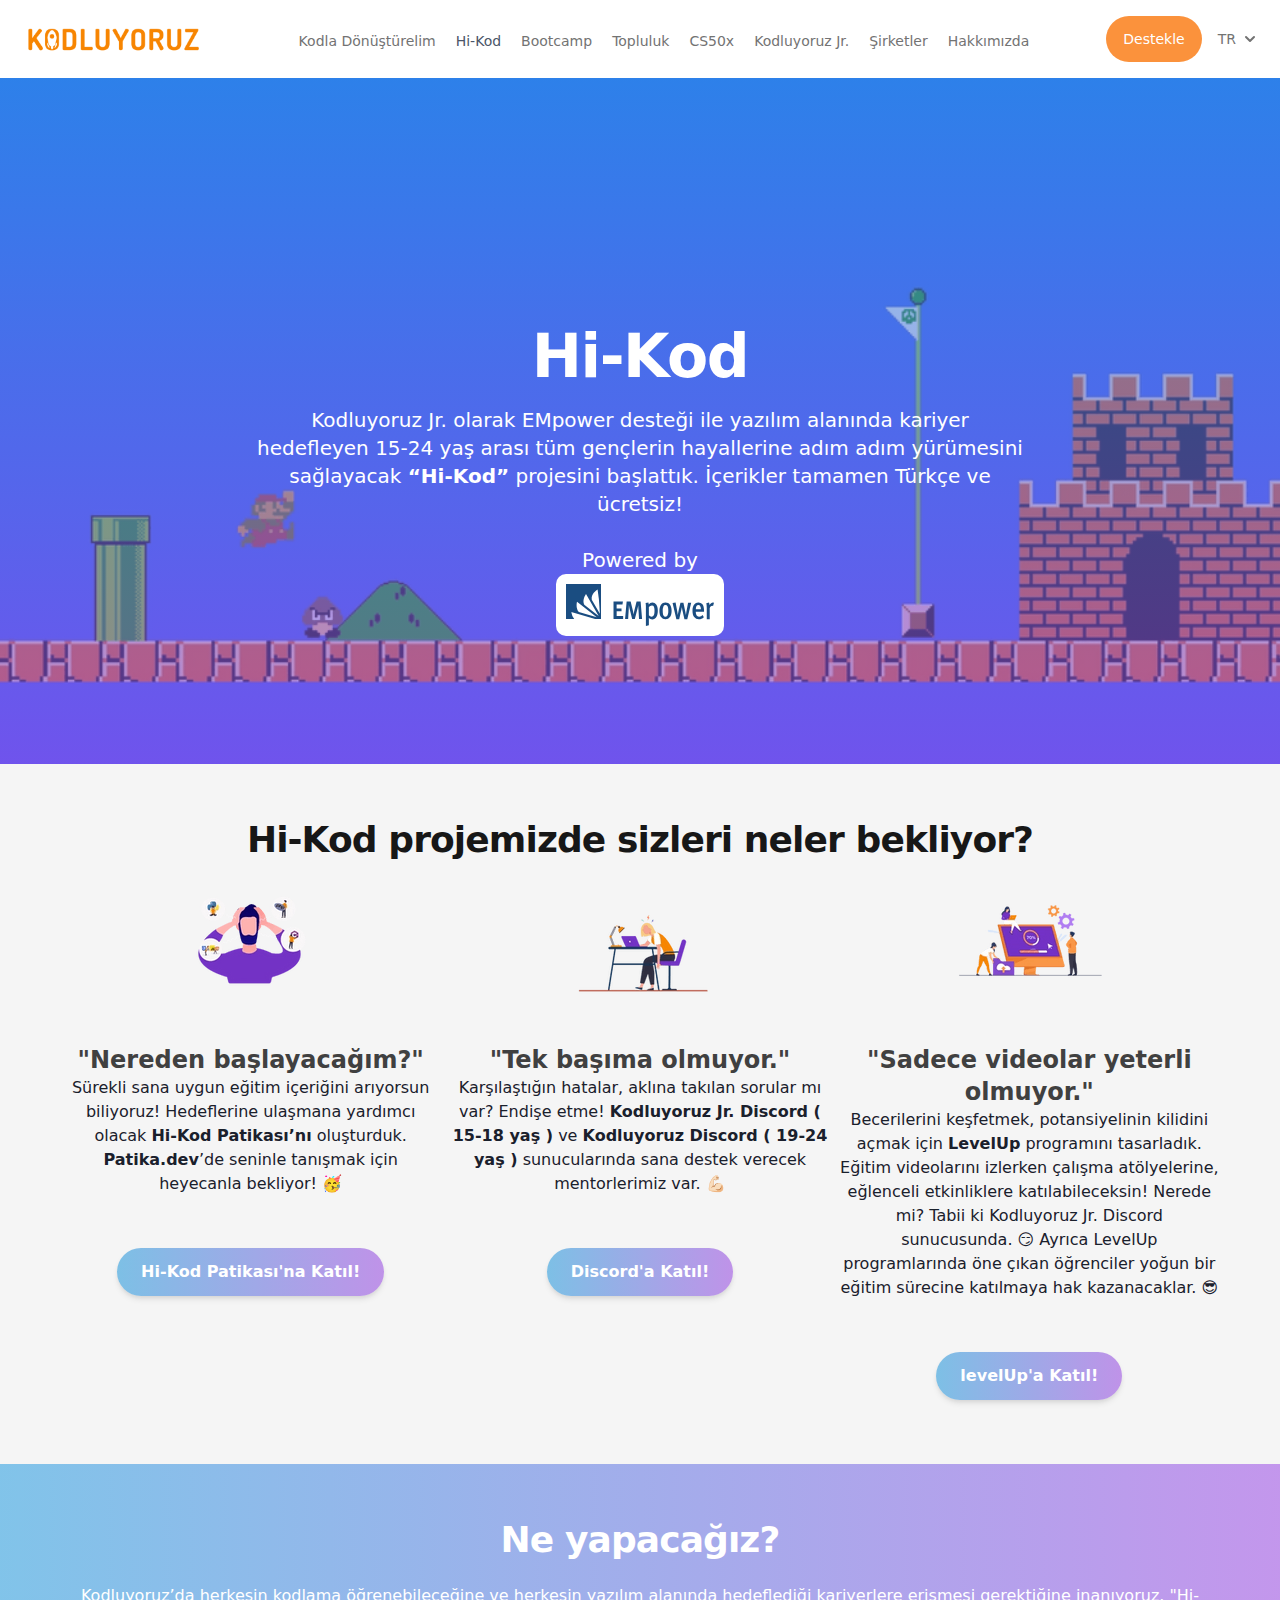
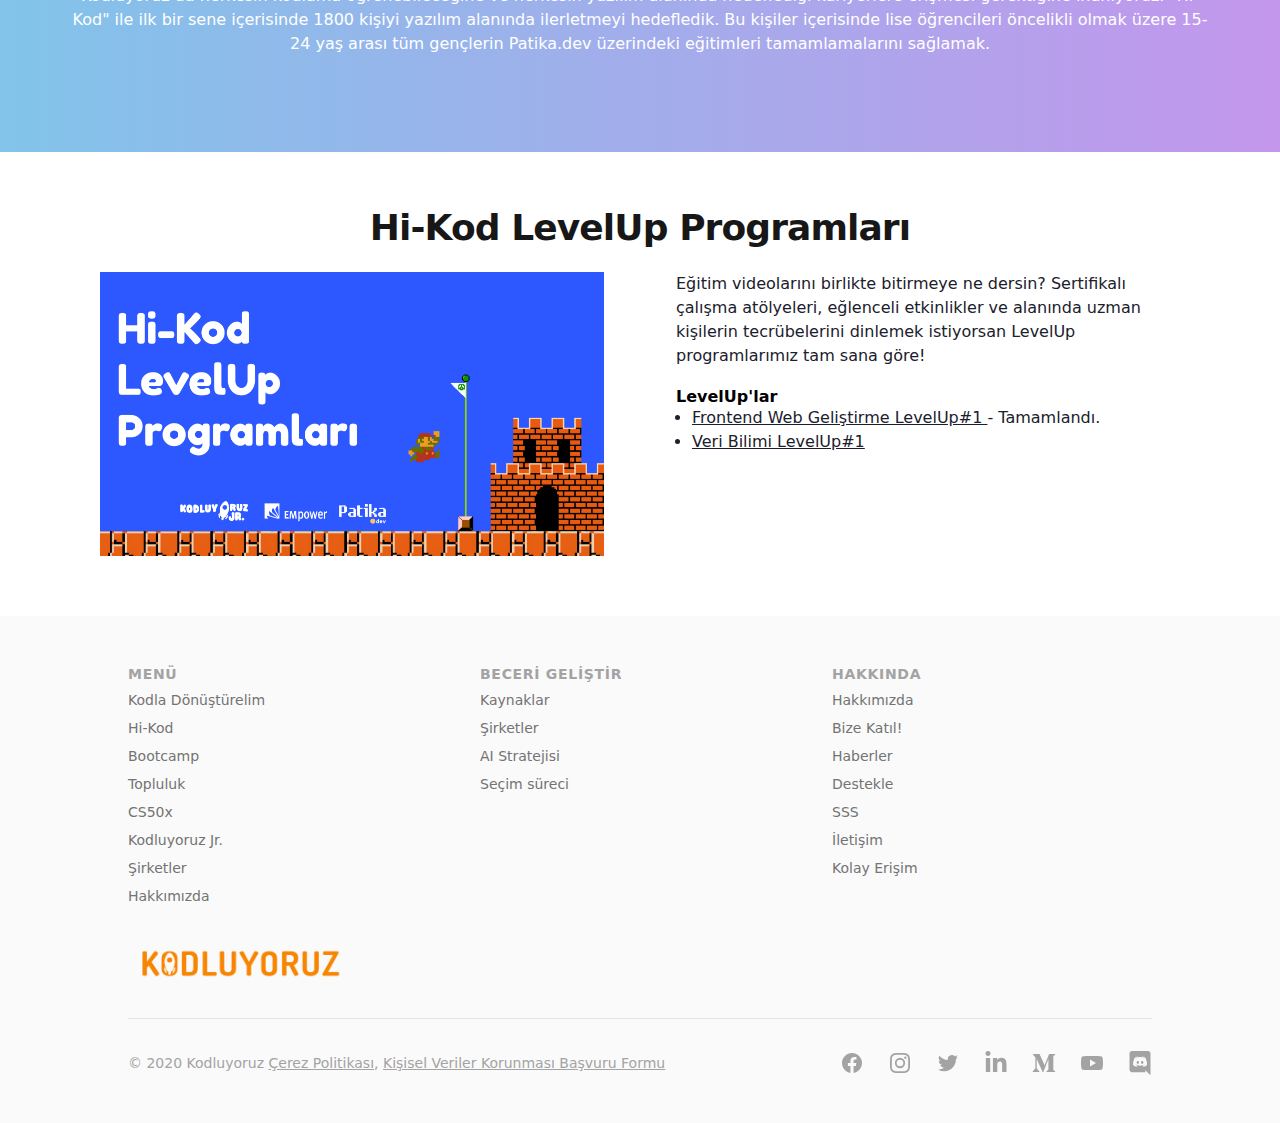
<file: hi-kod/index.html>
<!doctype html>
<html lang="tr">
<head>
    <meta charset="UTF-8">
    <meta name="viewport"
          content="width=device-width, user-scalable=no, initial-scale=1.0, maximum-scale=1.0, minimum-scale=1.0">
    <meta http-equiv="X-UA-Compatible" content="ie=edge">
    <link rel="shortcut icon" href="../images/favicon-32x32.png" type="image/png">
    <title>Kodluyoruz | Hi-Kod</title>
    <!-- CSS -->
    <link rel="stylesheet" href="../css/main.css">
    <link rel="stylesheet" href="../css/responsive/sections/hi-kod-sections.css">
</head>
<body>
<div class="container">
    <!-- Header -->
    <header>
        <div class="header-wrapper">
            <div class="header-sections">
                <div class="logo">
                    <a href="https://www.kodluyoruz.org/">
                        <img src="../images/kodluyoruz-logo.png" alt="Kodluyoruz Logo">
                    </a>
                </div>
                <div class="menu-items">
                    <a href="../kodla-donusturelim/index.html">Kodla Dönüştürelim</a>
                    <a href="../hi-kod/index.html" class="active">Hi-Kod</a>
                    <a href="../bootcamp/index.html">Bootcamp</a>
                    <a href="../community/index.html">Topluluk</a>
                    <a href="../cs50/index.html">CS50x</a>
                    <a href="../kodluyoruz-junior/index.html">Kodluyoruz Jr.</a>
                    <a href="../for-companies/index.html">Şirketler</a>
                    <a href="../about/index.html">Hakkımızda</a>
                </div>
                <div class="header-extras">
                    <div class="donate">
                        <a href="https://www.kodluyoruz.org/donate" target="_blank">
                            <span>Destekle</span>
                        </a>
                    </div>
                    <div class="change-language">
                        <span>
                            <button type="button">
                                TR
                                <svg class="-mr-1 ml-1 h-5 w-5" fill="currentColor" viewBox="0 0 20 20"><path
                                        fill-fule="evenodd"
                                        d="M5.293 7.293a1 1 0 011.414 0L10 10.586l3.293-3.293a1 1 0 111.414 1.414l-4 4a1 1 0 01-1.414 0l-4-4a1 1 0 010-1.414z"
                                        clip-rule="evenodd"></path></svg>
                            </button>
                        </span>
                    </div>
                </div>
                <div class="hamburger-menu">
                    <span></span>
                    <span></span>
                    <span></span>
                </div>
            </div>
        </div>
    </header>
    <!-- Header -->
    <!-- Mobile Menu -->
    <div class="mobile-menu">
        <div class="menu-items">
            <a href="../kodla-donusturelim/index.html">Kodla Dönüştürelim</a>
            <a href="../hi-kod/index.html" class="active">Hi-Kod</a>
            <a href="../bootcamp/index.html">Bootcamp</a>
            <a href="../community/index.html">Topluluk</a>
            <a href="../cs50/index.html">CS50x</a>
            <a href="../kodluyoruz-junior/index.html">Kodluyoruz Jr.</a>
            <a href="../for-companies/index.html">Şirketler</a>
            <a href="../about/index.html">Hakkımızda</a>
        </div>
        <div class="mobile-menu-extras">
            <div class="donate">
                <a href="#">
                    <span>Destekle</span>
                </a>
            </div>
            <div class="change-language">
                <span>TR</span> | <span>EN</span>
            </div>
        </div>
    </div>
    <!-- Mobile Menu -->
    <!-- Hero Section -->
    <section class="hero section-hero-defaults">
        <div class="wrapper section-hero-wrapper-defaults">
            <div>
                <h2>Hi-Kod</h2>
                <div class="mission">
                    <p>
                        Kodluyoruz Jr. olarak EMpower desteği ile yazılım alanında kariyer hedefleyen 15-24 yaş arası
                        tüm gençlerin hayallerine adım adım yürümesini sağlayacak <strong>“Hi-Kod”</strong> projesini
                        başlattık. İçerikler tamamen Türkçe ve ücretsiz!
                        <br><br>
                        Powered by<br>
                        <span class="sponsor-logo">
                            <img src="../images/empower-logo-blue.svg" alt="EMpower">
                        </span>
                    </p>
                </div>
            </div>
        </div>
    </section>
    <!-- Hero Section -->
    <!-- Offers Section -->
    <section class="offers section-defaults section-paddings-y40 section-light-gray">
        <div class="wrapper section-wrapper-defaults">
            <div class="title mb-24">
                <h2 class="section-title">Hi-Kod projemizde sizleri neler bekliyor?</h2>
            </div>
            <div class="offers-grid">
                <div class="offer d-flex direct-col justify-start align-center">
                    <div class="offer-image">
                        <img src="../images/hi-kod-offer-1.png" alt="Nereden Başlayacağım?">
                    </div>
                    <div class="offer-title">
                        "Nereden başlayacağım?"
                    </div>
                    <div class="offer-description thin-section-paragraph">
                        Sürekli sana uygun eğitim içeriğini arıyorsun biliyoruz! Hedeflerine ulaşmana yardımcı olacak
                        <strong>Hi-Kod Patikası’nı</strong> oluşturduk. <strong>Patika.dev</strong>’de seninle tanışmak
                        için heyecanla bekliyor! 🥳
                    </div>
                    <p class="thin-section-paragraph">&nbsp;</p>
                    <div class="offer-button">
                        <a href="https://app.patika.dev/egitimler/hikod-patikasi" target="_blank" class="gradient-underline-btn">Hi-Kod Patikası'na Katıl!</a>
                    </div>
                </div>
                <div class="offer d-flex direct-col justify-start align-center">
                    <div class="offer-image">
                        <img src="../images/hi-kod-offer-2.png" alt="Tek Başıma Olmuyor">
                    </div>
                    <div class="offer-title">
                        "Tek başıma olmuyor."
                    </div>
                    <div class="offer-description thin-section-paragraph">
                        Karşılaştığın hatalar, aklına takılan sorular mı var? Endişe etme! <strong>Kodluyoruz Jr.
                        Discord ( 15-18 yaş )</strong> ve <strong>Kodluyoruz Discord ( 19-24 yaş )</strong> sunucularında
                        sana destek verecek mentorlerimiz var. 💪🏻
                    </div>
                    <p class="thin-section-paragraph">&nbsp;</p>
                    <div class="offer-button">
                        <a href="https://www.kodluyoruz.org/links" target="_blank" class="gradient-underline-btn">Discord'a Katıl!</a>
                    </div>
                </div>
                <div class="offer d-flex direct-col justify-start align-center">
                    <div class="offer-image">
                        <img src="../images/hi-kod-offer-3.png" alt="Sadece Videolar Yeterli Olmuyor">
                    </div>
                    <div class="offer-title">
                        "Sadece videolar yeterli olmuyor."
                    </div>
                    <div class="offer-description thin-section-paragraph">
                        Becerilerini keşfetmek, potansiyelinin kilidini açmak için <strong>LevelUp</strong> programını
                        tasarladık. Eğitim videolarını izlerken çalışma atölyelerine, eğlenceli etkinliklere
                        katılabileceksin! Nerede mi? Tabii ki Kodluyoruz Jr. Discord sunucusunda. 😏 Ayrıca LevelUp
                        programlarında öne çıkan öğrenciler yoğun bir eğitim sürecine katılmaya hak kazanacaklar. 😎
                    </div>
                    <p class="thin-section-paragraph">&nbsp;</p>
                    <div class="offer-button">
                        <a href="#" class="gradient-underline-btn">levelUp'a Katıl!</a>
                    </div>
                </div>
            </div>
        </div>
    </section>
    <!-- Offers Section -->
    <!-- Purpose Section -->
    <section class="purpose section-defaults section-paddings-y40 section-gradient">
        <div class="wrapper section-wrapper-defaults">
            <div class="title mb-24">
                <h2 class="section-title-white">Ne yapacağız?</h2>
            </div>
            <div class="description">
                <p class="thin-section-paragraph-white">
                    Kodluyoruz’da herkesin kodlama öğrenebileceğine ve herkesin yazılım alanında hedeflediği kariyerlere
                    erişmesi gerektiğine inanıyoruz. "<strong>Hi-Kod</strong>" ile ilk bir sene içerisinde
                    <strong>1800</strong> kişiyi yazılım alanında ilerletmeyi hedefledik. Bu kişiler içerisinde lise
                    öğrencileri öncelikli olmak üzere <strong>15-24 yaş arası</strong> tüm gençlerin Patika.dev üzerindeki
                    eğitimleri tamamlamalarını sağlamak.
                </p>
            </div>
        </div>
    </section>
    <!-- Purpose Section -->
    <!-- LevelUp Section -->
    <section class="levelup section-defaults section-paddings-y40">
        <div class="wrapper section-wrapper-defaults">
            <div class="title mb-24">
                <h2 class="section-title">Hi-Kod LevelUp Programları</h2>
            </div>
            <div class="levelup-grid d-flex justify-center align-start ta-left">
                <div class="levelup-image">
                    <img src="../images/hi-kod-levelup-program.png" alt="Hi-Kod LevelUp Programı">
                </div>
                <div class="levelup-description">
                    <p class="thin-section-paragraph">
                        Eğitim videolarını birlikte bitirmeye ne dersin? Sertifikalı çalışma atölyeleri, eğlenceli
                        etkinlikler ve alanında uzman kişilerin tecrübelerini dinlemek istiyorsan LevelUp programlarımız
                        tam sana göre!
                    </p>
                    <br>
                    <span><strong>LevelUp'lar</strong></span>
                    <ul>
                        <li class="thin-section-paragraph">
                            <a href="https://www.kodluyoruz.org/event/hi-kod-frontend-levelup-1" target="_blank" class="orange-link-thin">
                                Frontend Web Geliştirme LevelUp#1
                            </a> - Tamamlandı.
                        </li>
                        <li class="thin-section-paragraph">
                            <a href="https://www.kodluyoruz.org/event/hi-kod-veri-bilimi-levelup-1" target="_blank" class="orange-link-thin">
                                Veri Bilimi LevelUp#1
                            </a>
                        </li>
                    </ul>
                </div>
            </div>
        </div>
    </section>
    <!-- LevelUp Section -->
    <!-- Footer -->
    <div class="footer">
        <div class="footer-wrapper">
            <div class="wrapper-grid-1">
                <div class="wrapper-grid-2">
                    <div class="footer-link-sections">
                        <div class="section">
                            <h4>Menü</h4>
                            <ul>
                                <li><a href="../kodla-donusturelim/index.html">Kodla Dönüştürelim</a></li>
                                <li><a href="../hi-kod/index.html">Hi-Kod</a></li>
                                <li><a href="../bootcamp/index.html">Bootcamp</a></li>
                                <li><a href="../community/index.html">Topluluk</a></li>
                                <li><a href="../cs50/index.html">CS50x</a></li>
                                <li><a href="../kodluyoruz-junior/index.html">Kodluyoruz Jr.</a></li>
                                <li><a href="../for-companies/index.html">Şirketler</a></li>
                                <li><a href="../about/index.html">Hakkımızda</a></li>
                            </ul>
                        </div>
                        <div class="section">
                            <h4>Beceri Geliştir</h4>
                            <ul>
                                <li><a href="https://www.kodluyoruz.org/resources" target="_blank">Kaynaklar</a></li>
                                <li><a href="../for-companies/index.html">Şirketler</a></li>
                                <li><a href="https://www.kodluyoruz.org/ai-strategy" target="_blank">AI Stratejisi</a></li>
                                <li><a href="https://www.kodluyoruz.org/bootcamp/admission" target="_blank">Seçim süreci</a></li>
                            </ul>
                        </div>
                        <div class="section">
                            <h4>Hakkında</h4>
                            <ul>
                                <li><a href="../about/index.html">Hakkımızda</a></li>
                                <li><a href="https://www.kodluyoruz.org/jobs" target="_blank">Bize Katıl!</a></li>
                                <li><a href="https://www.kodluyoruz.org/news" target="_blank">Haberler</a></li>
                                <li><a href="https://www.kodluyoruz.org/donate" target="_blank">Destekle</a></li>
                                <li><a href="../faq/index.html">SSS</a></li>
                                <li><a href="#">İletişim</a></li>
                                <li><a href="https://www.kodluyoruz.org/links" target="_blank">Kolay Erişim</a></li>
                            </ul>
                        </div>
                    </div>
                </div>
                <div class="logo">
                    <a href="https://www.kodluyoruz.org/">
                        <img src="../images/logo-one.png" alt="Kodluyoruz Logo">
                    </a>
                </div>
            </div>
            <div class="footer-bottom">
                <div class="footer-bottom-wrapper">
                    <div class="footer-bottom-copyright">
                        <p>© 2020 Kodluyoruz <a href="https://cdn.sanity.io/files/9kdepi1d/production/a9971b686af8f40fed30a4b2deba0c4fce31b5b7.pdf" target="_blank">Çerez Politikası</a>, <a href="https://cdn.sanity.io/files/9kdepi1d/production/d5b01329809f92dfbd03e6b103cb65c58d85fd9b.pdf" target="_blank">Kişisel Veriler Korunması Başvuru Formu</a></p>
                    </div>
                    <div class="footer-bottom-social">
                        <a href="https://www.facebook.com/kodluyoruztr/" target="_blank">
                            <svg class="h-6 w-6" fill="currentColor" viewBox="0 0 24 24"><path fill-rule="evenodd" d="M22 12c0-5.523-4.477-10-10-10S2 6.477 2 12c0 4.991 3.657 9.128 8.438 9.878v-6.987h-2.54V12h2.54V9.797c0-2.506 1.492-3.89 3.777-3.89 1.094 0 2.238.195 2.238.195v2.46h-1.26c-1.243 0-1.63.771-1.63 1.562V12h2.773l-.443 2.89h-2.33v6.988C18.343 21.128 22 16.991 22 12z" clip-rule="evenodd"></path></svg>
                        </a>
                        <a href="https://www.instagram.com/kodluyoruz/" target="_blank">
                            <svg class="h-6 w-6" fill="currentColor" viewBox="0 0 24 24"><path fill-rule="evenodd" d="M12.315 2c2.43 0 2.784.013 3.808.06 1.064.049 1.791.218 2.427.465a4.902 4.902 0 011.772 1.153 4.902 4.902 0 011.153 1.772c.247.636.416 1.363.465 2.427.048 1.067.06 1.407.06 4.123v.08c0 2.643-.012 2.987-.06 4.043-.049 1.064-.218 1.791-.465 2.427a4.902 4.902 0 01-1.153 1.772 4.902 4.902 0 01-1.772 1.153c-.636.247-1.363.416-2.427.465-1.067.048-1.407.06-4.123.06h-.08c-2.643 0-2.987-.012-4.043-.06-1.064-.049-1.791-.218-2.427-.465a4.902 4.902 0 01-1.772-1.153 4.902 4.902 0 01-1.153-1.772c-.247-.636-.416-1.363-.465-2.427-.047-1.024-.06-1.379-.06-3.808v-.63c0-2.43.013-2.784.06-3.808.049-1.064.218-1.791.465-2.427a4.902 4.902 0 011.153-1.772A4.902 4.902 0 015.45 2.525c.636-.247 1.363-.416 2.427-.465C8.901 2.013 9.256 2 11.685 2h.63zm-.081 1.802h-.468c-2.456 0-2.784.011-3.807.058-.975.045-1.504.207-1.857.344-.467.182-.8.398-1.15.748-.35.35-.566.683-.748 1.15-.137.353-.3.882-.344 1.857-.047 1.023-.058 1.351-.058 3.807v.468c0 2.456.011 2.784.058 3.807.045.975.207 1.504.344 1.857.182.466.399.8.748 1.15.35.35.683.566 1.15.748.353.137.882.3 1.857.344 1.054.048 1.37.058 4.041.058h.08c2.597 0 2.917-.01 3.96-.058.976-.045 1.505-.207 1.858-.344.466-.182.8-.398 1.15-.748.35-.35.566-.683.748-1.15.137-.353.3-.882.344-1.857.048-1.055.058-1.37.058-4.041v-.08c0-2.597-.01-2.917-.058-3.96-.045-.976-.207-1.505-.344-1.858a3.097 3.097 0 00-.748-1.15 3.098 3.098 0 00-1.15-.748c-.353-.137-.882-.3-1.857-.344-1.023-.047-1.351-.058-3.807-.058zM12 6.865a5.135 5.135 0 110 10.27 5.135 5.135 0 010-10.27zm0 1.802a3.333 3.333 0 100 6.666 3.333 3.333 0 000-6.666zm5.338-3.205a1.2 1.2 0 110 2.4 1.2 1.2 0 010-2.4z" clip-rule="evenodd"></path></svg>
                        </a>
                        <a href="https://twitter.com/kodluyoruz" target="_blank">
                            <svg class="h-6 w-6" fill="currentColor" viewBox="0 0 24 24"><path d="M8.29 20.251c7.547 0 11.675-6.253 11.675-11.675 0-.178 0-.355-.012-.53A8.348 8.348 0 0022 5.92a8.19 8.19 0 01-2.357.646 4.118 4.118 0 001.804-2.27 8.224 8.224 0 01-2.605.996 4.107 4.107 0 00-6.993 3.743 11.65 11.65 0 01-8.457-4.287 4.106 4.106 0 001.27 5.477A4.072 4.072 0 012.8 9.713v.052a4.105 4.105 0 003.292 4.022 4.095 4.095 0 01-1.853.07 4.108 4.108 0 003.834 2.85A8.233 8.233 0 012 18.407a11.616 11.616 0 006.29 1.84"></path></svg>
                        </a>
                        <a href="https://www.linkedin.com/company/kodluyoruz/" target="_blank">
                            <svg stroke="currentColor" fill="currentColor" stroke-width="0" viewBox="0 0 448 512" class="w-6 h-6" xmlns="http://www.w3.org/2000/svg"><path d="M100.28 448H7.4V148.9h92.88zM53.79 108.1C24.09 108.1 0 83.5 0 53.8a53.79 53.79 0 0 1 107.58 0c0 29.7-24.1 54.3-53.79 54.3zM447.9 448h-92.68V302.4c0-34.7-.7-79.2-48.29-79.2-48.29 0-55.69 37.7-55.69 76.7V448h-92.78V148.9h89.08v40.8h1.3c12.4-23.5 42.69-48.3 87.88-48.3 94 0 111.28 61.9 111.28 142.3V448z"></path></svg>
                        </a>
                        <a href="https://medium.com/kodluyoruz/" target="_blank">
                            <svg stroke="currentColor" fill="currentColor" stroke-width="0" viewBox="0 0 512 512" class="h-6 w-6" xmlns="http://www.w3.org/2000/svg"><path d="M71.5 142.3c.6-5.9-1.7-11.8-6.1-15.8L20.3 72.1V64h140.2l108.4 237.7L364.2 64h133.7v8.1l-38.6 37c-3.3 2.5-5 6.7-4.3 10.8v272c-.7 4.1 1 8.3 4.3 10.8l37.7 37v8.1H307.3v-8.1l39.1-37.9c3.8-3.8 3.8-5 3.8-10.8V171.2L241.5 447.1h-14.7L100.4 171.2v184.9c-1.1 7.8 1.5 15.6 7 21.2l50.8 61.6v8.1h-144v-8L65 377.3c5.4-5.6 7.9-13.5 6.5-21.2V142.3z"></path></svg>
                        </a>
                        <a href="https://www.youtube.com/channel/UCSnIf-v95OSGIv9H7d2R2lw" target="_blank">
                            <svg stroke="currentColor" fill="currentColor" stroke-width="0" version="1.2" baseProfile="tiny" viewBox="0 0 24 24" class="h-6 w-6" xmlns="http://www.w3.org/2000/svg"><path d="M22.8 8.6c-.2-1.5-.4-2.6-1-3-.6-.5-5.8-.6-9.8-.6s-9.2.1-9.8.6c-.6.4-.8 1.5-1 3s-.2 2.4-.2 3.4 0 1.9.2 3.4.4 2.6 1 3c.6.5 5.8.6 9.8.6 4 0 9.2-.1 9.8-.6.6-.4.8-1.5 1-3s.2-2.4.2-3.4 0-1.9-.2-3.4zm-12.8 7v-7.2l6 3.6-6 3.6z"></path></svg>
                        </a>
                        <a href="https://discord.com/invite/huVN948" target="_blank">
                            <svg stroke="currentColor" fill="currentColor" stroke-width="0" viewBox="0 0 448 512" class="h-6 w-6" height="1em" width="1em" xmlns="http://www.w3.org/2000/svg"><path d="M297.216 243.2c0 15.616-11.52 28.416-26.112 28.416-14.336 0-26.112-12.8-26.112-28.416s11.52-28.416 26.112-28.416c14.592 0 26.112 12.8 26.112 28.416zm-119.552-28.416c-14.592 0-26.112 12.8-26.112 28.416s11.776 28.416 26.112 28.416c14.592 0 26.112-12.8 26.112-28.416.256-15.616-11.52-28.416-26.112-28.416zM448 52.736V512c-64.494-56.994-43.868-38.128-118.784-107.776l13.568 47.36H52.48C23.552 451.584 0 428.032 0 398.848V52.736C0 23.552 23.552 0 52.48 0h343.04C424.448 0 448 23.552 448 52.736zm-72.96 242.688c0-82.432-36.864-149.248-36.864-149.248-36.864-27.648-71.936-26.88-71.936-26.88l-3.584 4.096c43.52 13.312 63.744 32.512 63.744 32.512-60.811-33.329-132.244-33.335-191.232-7.424-9.472 4.352-15.104 7.424-15.104 7.424s21.248-20.224 67.328-33.536l-2.56-3.072s-35.072-.768-71.936 26.88c0 0-36.864 66.816-36.864 149.248 0 0 21.504 37.12 78.08 38.912 0 0 9.472-11.52 17.152-21.248-32.512-9.728-44.8-30.208-44.8-30.208 3.766 2.636 9.976 6.053 10.496 6.4 43.21 24.198 104.588 32.126 159.744 8.96 8.96-3.328 18.944-8.192 29.44-15.104 0 0-12.8 20.992-46.336 30.464 7.68 9.728 16.896 20.736 16.896 20.736 56.576-1.792 78.336-38.912 78.336-38.912z"></path></svg>
                        </a>
                    </div>
                </div>
            </div>
        </div>
    </div>
    <!-- Footer -->
</div>
<script src="../js/responsive.js" type="text/javascript"></script>
</body>
</html>
</file>
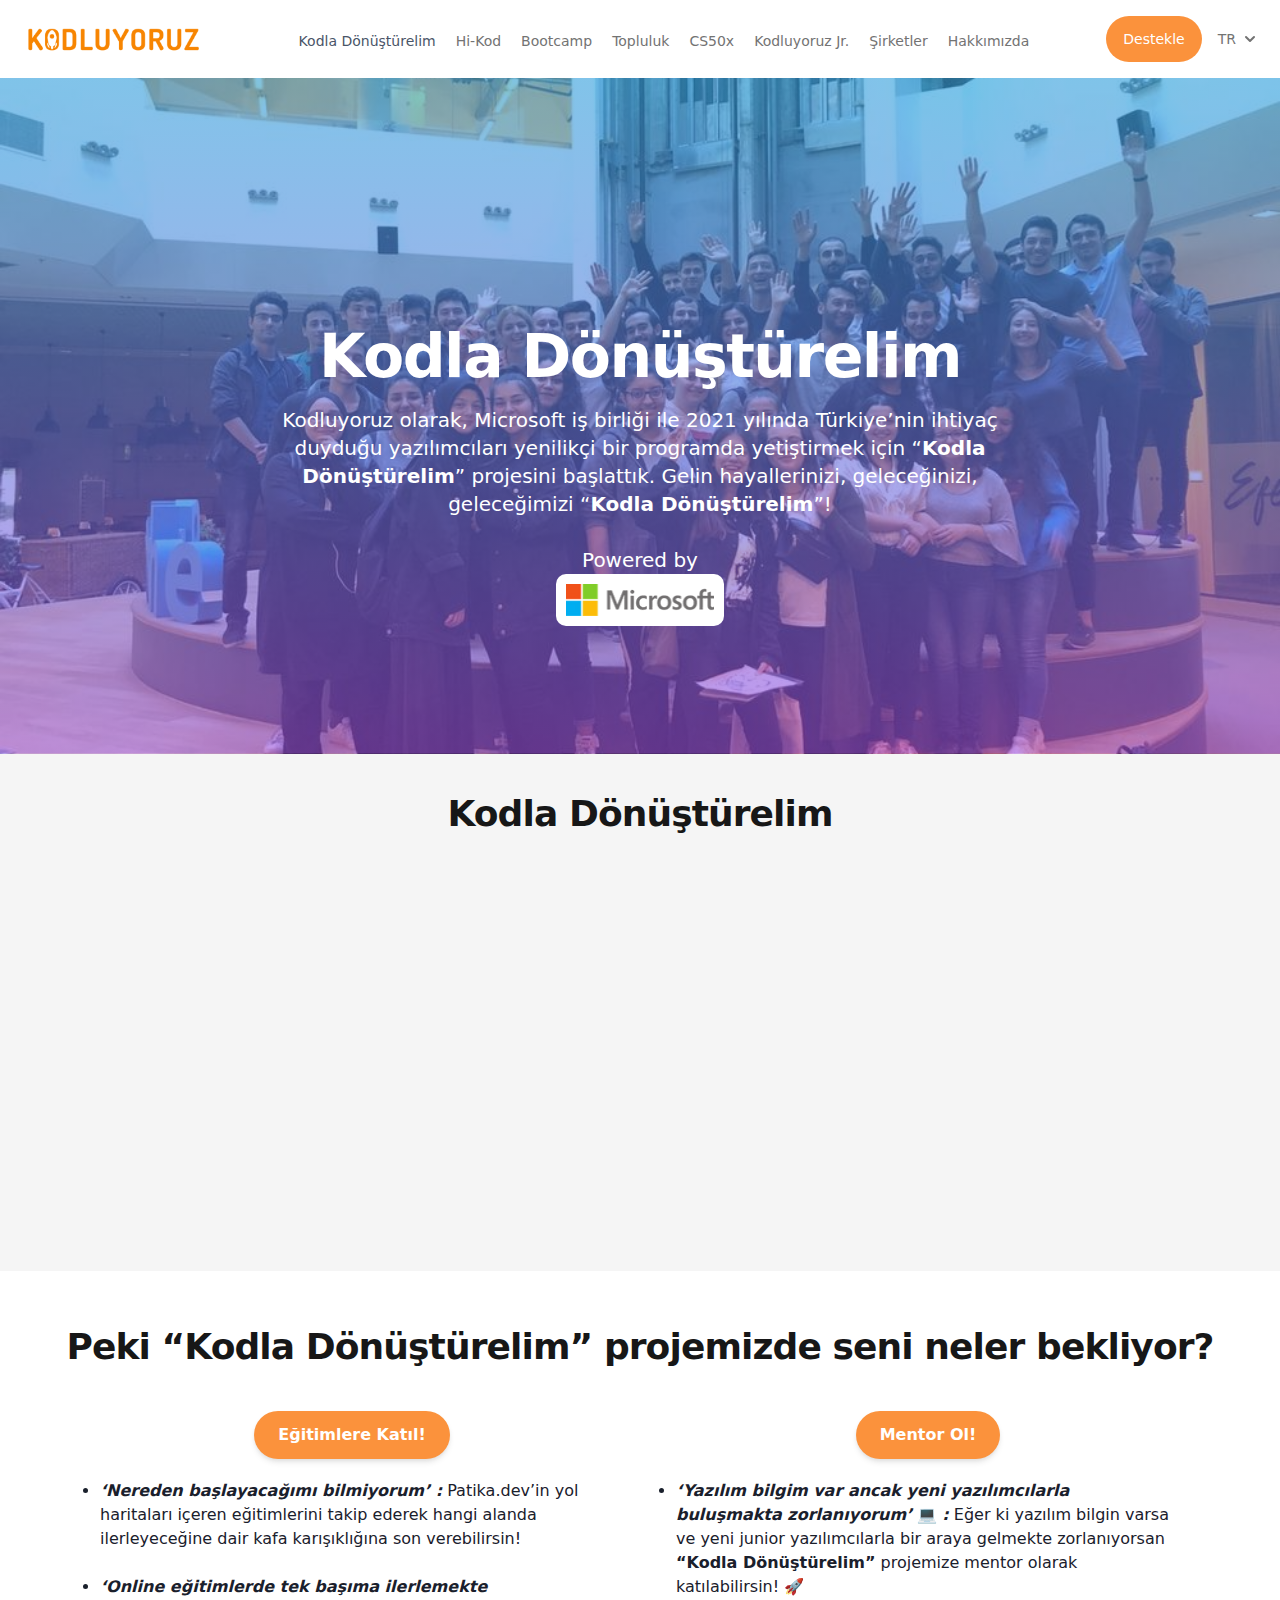
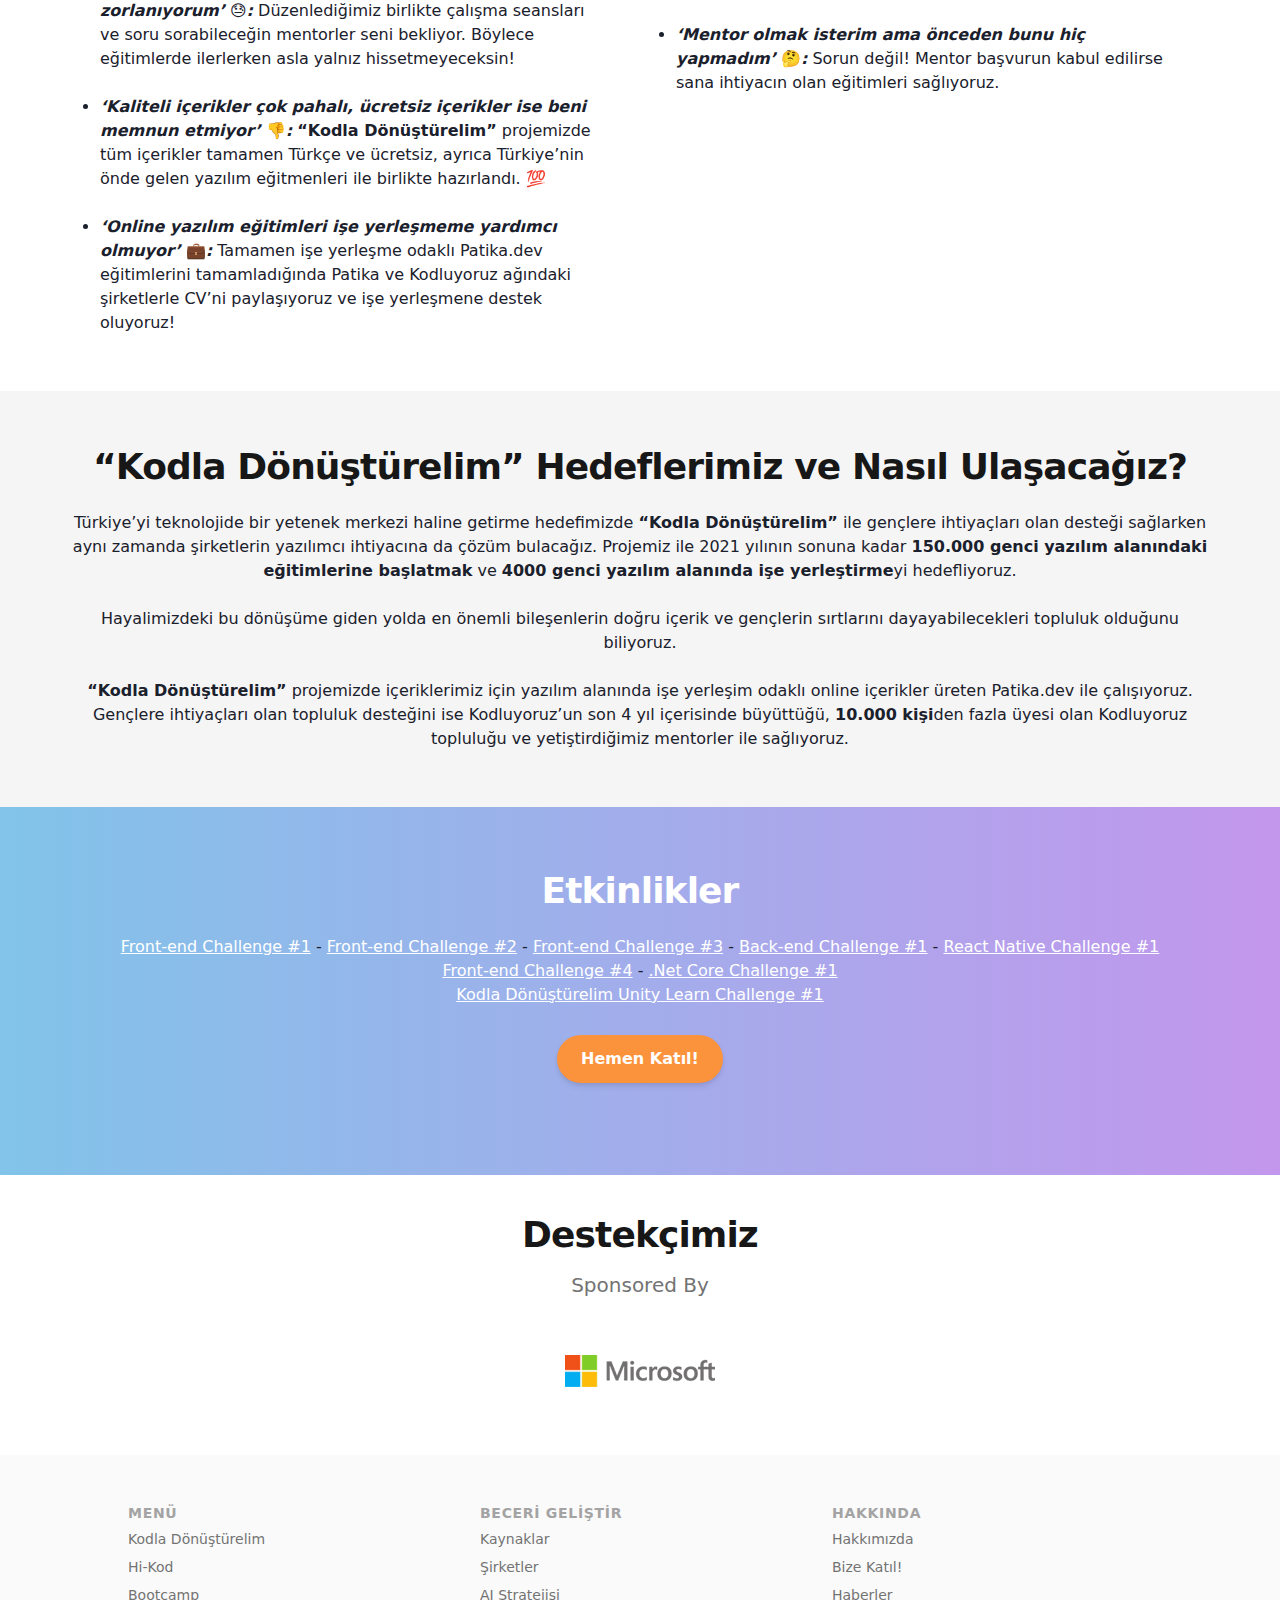
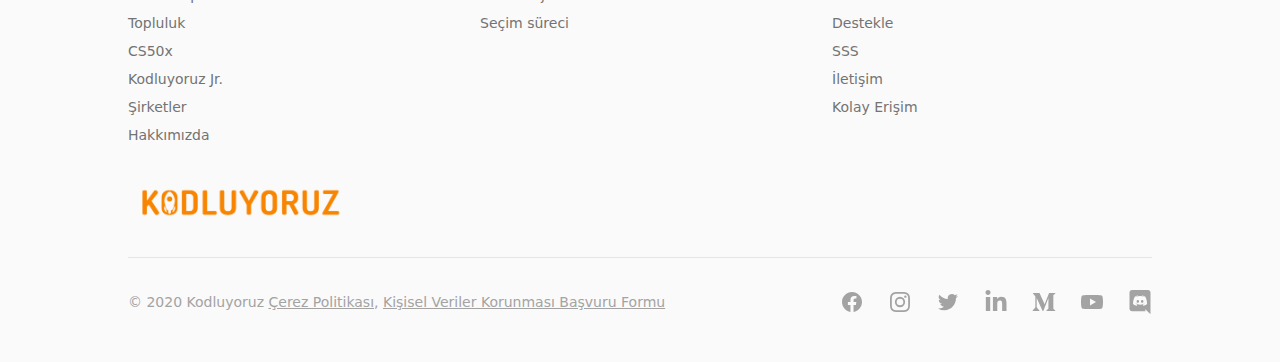
<file: kodla-donusturelim/index.html>
<!doctype html>
<html lang="tr">
<head>
    <meta charset="UTF-8">
    <meta name="viewport"
          content="width=device-width, user-scalable=no, initial-scale=1.0, maximum-scale=1.0, minimum-scale=1.0">
    <meta http-equiv="X-UA-Compatible" content="ie=edge">
    <link rel="shortcut icon" href="../images/favicon-32x32.png" type="image/png">
    <title>Kodluyoruz | Kodla Dönüştürelim</title>
    <!-- CSS -->
    <link rel="stylesheet" href="../css/main.css">
    <link rel="stylesheet" href="../css/responsive/sections/kodla-donusturelim-sections.css">
</head>
<body>
<div class="container">
    <!-- Header -->
    <header>
        <div class="header-wrapper">
            <div class="header-sections">
                <div class="logo">
                    <a href="https://www.kodluyoruz.org/">
                        <img src="../images/kodluyoruz-logo.png" alt="Kodluyoruz Logo">
                    </a>
                </div>
                <div class="menu-items">
                    <a href="../kodla-donusturelim/index.html" class="active">Kodla Dönüştürelim</a>
                    <a href="../hi-kod/index.html">Hi-Kod</a>
                    <a href="../bootcamp/index.html">Bootcamp</a>
                    <a href="../community/index.html">Topluluk</a>
                    <a href="../cs50/index.html">CS50x</a>
                    <a href="../kodluyoruz-junior/index.html">Kodluyoruz Jr.</a>
                    <a href="../for-companies/index.html">Şirketler</a>
                    <a href="../about/index.html">Hakkımızda</a>
                </div>
                <div class="header-extras">
                    <div class="donate">
                        <a href="https://www.kodluyoruz.org/donate" target="_blank">
                            <span>Destekle</span>
                        </a>
                    </div>
                    <div class="change-language">
                        <span>
                            <button type="button">
                                TR
                                <svg class="-mr-1 ml-1 h-5 w-5" fill="currentColor" viewBox="0 0 20 20"><path
                                        fill-fule="evenodd"
                                        d="M5.293 7.293a1 1 0 011.414 0L10 10.586l3.293-3.293a1 1 0 111.414 1.414l-4 4a1 1 0 01-1.414 0l-4-4a1 1 0 010-1.414z"
                                        clip-rule="evenodd"></path></svg>
                            </button>
                        </span>
                    </div>
                </div>
                <div class="hamburger-menu">
                    <span></span>
                    <span></span>
                    <span></span>
                </div>
            </div>
        </div>
    </header>
    <!-- Header -->
    <!-- Mobile Menu -->
    <div class="mobile-menu">
        <div class="menu-items">
            <a href="../kodla-donusturelim/index.html" class="active">Kodla Dönüştürelim</a>
            <a href="../hi-kod/index.html">Hi-Kod</a>
            <a href="../bootcamp/index.html">Bootcamp</a>
            <a href="../community/index.html">Topluluk</a>
            <a href="../cs50/index.html">CS50x</a>
            <a href="../kodluyoruz-junior/index.html">Kodluyoruz Jr.</a>
            <a href="../for-companies/index.html">Şirketler</a>
            <a href="../about/index.html">Hakkımızda</a>
        </div>
        <div class="mobile-menu-extras">
            <div class="donate">
                <a href="#">
                    <span>Destekle</span>
                </a>
            </div>
            <div class="change-language">
                <span>TR</span> | <span>EN</span>
            </div>
        </div>
    </div>
    <!-- Mobile Menu -->
    <!-- Hero Section -->
    <section class="hero section-hero-defaults">
        <div class="wrapper section-hero-wrapper-defaults">
            <div>
                <h2>Kodla Dönüştürelim</h2>
                <div class="mission">
                    <p>
                        Kodluyoruz olarak, Microsoft iş birliği ile 2021 yılında Türkiye’nin ihtiyaç duyduğu
                        yazılımcıları yenilikçi bir programda yetiştirmek için “<strong>Kodla Dönüştürelim</strong>”
                        projesini başlattık. Gelin hayallerinizi, geleceğinizi, geleceğimizi
                        “<strong>Kodla Dönüştürelim</strong>”!
                        <br><br>
                        Powered by<br>
                        <span class="sponsor-logo">
                            <img src="../images/partner-1.png" alt="Microsoft">
                        </span>
                    </p>
                </div>
            </div>
        </div>
    </section>
    <!-- Hero Section -->
    <!-- Kodla Donusturelim Section -->
    <section class="kodla-donusturelim section-defaults section-paddings-y40 section-light-gray">
        <div class="wrapper">
            <div class="title mb-24">
                <h2 class="section-title">Kodla Dönüştürelim</h2>
            </div>
            <div class="videos d-flex justify-center align-center">
                <div class="video">
                    <iframe width="504" height="300" src="https://www.youtube.com/embed/tSHPm-5UIYo" title="YouTube video player" frameborder="0" allow="accelerometer; autoplay; clipboard-write; encrypted-media; gyroscope; picture-in-picture" allowfullscreen></iframe>
                </div>
                <div class="video">
                    <iframe width="504" height="300" src="https://www.youtube.com/embed/5wgxii2NcnA" title="YouTube video player" frameborder="0" allow="accelerometer; autoplay; clipboard-write; encrypted-media; gyroscope; picture-in-picture" allowfullscreen></iframe>
                </div>
            </div>
        </div>
    </section>
    <!-- Kodla Donusturelim Section -->
    <!-- Offers Section -->
    <section class="offers section-defaults section-paddings-y40">
        <div class="wrapper section-wrapper-defaults">
            <div class="title mb-24">
                <h2 class="section-title">Peki “Kodla Dönüştürelim” projemizde seni neler bekliyor?</h2>
            </div>
            <div class="offers-grid">
                <div class="offers-block">
                    <a href="https://www.kodluyoruz.org/kodla-donusturelim-kayit-formu" target="_blank" class="join-lessons orange-underline-btn">Eğitimlere Katıl!</a>
                    <ul>
                        <li class="thin-section-paragraph">
                            <em>‘Nereden başlayacağımı bilmiyorum’ :</em>
                            <span>
                                Patika.dev’in yol haritaları içeren eğitimlerini takip ederek hangi alanda
                                ilerleyeceğine dair kafa karışıklığına son verebilirsin!
                            </span>
                        </li>
                        <p class="thin-section-paragraph">&nbsp;</p>
                        <li class="thin-section-paragraph">
                            <em>‘Online eğitimlerde tek başıma ilerlemekte zorlanıyorum’</em> 😓<em>:</em>
                            <span>
                                Düzenlediğimiz birlikte çalışma seansları ve soru sorabileceğin mentorler seni bekliyor.
                                Böylece eğitimlerde ilerlerken asla yalnız hissetmeyeceksin!
                            </span>
                        </li>
                        <p class="thin-section-paragraph">&nbsp;</p>
                        <li class="thin-section-paragraph">
                            <em>‘Kaliteli içerikler çok pahalı, ücretsiz içerikler ise beni memnun etmiyor’</em> 👎<em>:</em>
                            <span>
                                <strong>“Kodla Dönüştürelim”</strong> projemizde tüm içerikler tamamen Türkçe ve ücretsiz, ayrıca
                                Türkiye’nin önde gelen yazılım eğitmenleri ile birlikte hazırlandı. 💯
                            </span>
                        </li>
                        <p class="thin-section-paragraph">&nbsp;</p>
                        <li class="thin-section-paragraph">
                            <em>‘Online yazılım eğitimleri işe yerleşmeme yardımcı olmuyor’</em> 💼<em>:</em>
                            <span>
                                Tamamen işe yerleşme odaklı Patika.dev eğitimlerini tamamladığında Patika ve Kodluyoruz
                                ağındaki şirketlerle CV’ni paylaşıyoruz ve işe yerleşmene destek oluyoruz!
                            </span>
                        </li>
                    </ul>
                </div>
                <div class="offers-block">
                    <a href="https://docs.google.com/forms/d/e/1FAIpQLSe-Og5m1Dbngz40PxOrg7sAM5SuN-6hVBfa4UcrUX5iVMTBxg/viewform" target="_blank" class="be-mentor orange-underline-btn">Mentor Ol!</a>
                    <ul>
                        <li class="thin-section-paragraph">
                            <em>‘Yazılım bilgim var ancak yeni yazılımcılarla buluşmakta zorlanıyorum’</em> 💻 <em>:</em>
                            <span>
                                Eğer ki yazılım bilgin varsa ve yeni junior yazılımcılarla bir araya gelmekte
                                zorlanıyorsan <strong>“Kodla Dönüştürelim”</strong> projemize mentor olarak katılabilirsin! 🚀
                            </span>
                        </li>
                        <p class="thin-section-paragraph">&nbsp;</p>
                        <li class="thin-section-paragraph">
                            <em>‘Mentor olmak isterim ama önceden bunu hiç yapmadım’</em> 🤔<em>:</em>
                            <span>
                                Sorun değil! Mentor başvurun kabul edilirse sana ihtiyacın olan eğitimleri sağlıyoruz.
                            </span>
                        </li>
                    </ul>
                </div>
            </div>
        </div>
    </section>
    <!-- Offers Section -->
    <!-- Goals Section -->
    <section class="goals section-defaults section-paddings-y40 section-light-gray">
        <div class="wrapper section-wrapper-defaults">
            <div class="title mb-24">
                <h2 class="section-title">“Kodla Dönüştürelim” Hedeflerimiz ve Nasıl Ulaşacağız?</h2>
            </div>
            <div class="description">
                <p class="thin-section-paragraph">
                    Türkiye’yi teknolojide bir yetenek merkezi haline getirme hedefimizde <strong>“Kodla Dönüştürelim”</strong>
                    ile gençlere ihtiyaçları olan desteği sağlarken aynı zamanda şirketlerin yazılımcı ihtiyacına da çözüm
                    bulacağız. Projemiz ile 2021 yılının sonuna kadar <strong>150.000 genci yazılım alanındaki eğitimlerine
                    başlatmak</strong> ve <strong>4000 genci yazılım alanında işe yerleştirme</strong>yi hedefliyoruz.
                </p>
                <p class="thin-section-paragraph">&nbsp;</p>
                <p class="thin-section-paragraph">
                    Hayalimizdeki bu dönüşüme giden yolda en önemli bileşenlerin doğru içerik ve gençlerin sırtlarını
                    dayayabilecekleri topluluk olduğunu biliyoruz.
                </p>
                <p class="thin-section-paragraph">&nbsp;</p>
                <p class="thin-section-paragraph">
                    <strong>“Kodla Dönüştürelim”</strong> projemizde içeriklerimiz için yazılım alanında işe yerleşim
                    odaklı online içerikler üreten Patika.dev ile çalışıyoruz.<br>
                    Gençlere ihtiyaçları olan topluluk desteğini ise Kodluyoruz’un son 4 yıl içerisinde büyüttüğü,
                    <strong>10.000 kişi</strong>den fazla üyesi olan Kodluyoruz topluluğu ve yetiştirdiğimiz mentorler
                    ile sağlıyoruz.
                </p>
            </div>
        </div>
    </section>
    <!-- Goals Section -->
    <!-- Events Section -->
    <section class="events section-defaults section-paddings-y40 section-gradient">
        <div class="wrapper">
            <div class="title mb-24">
                <h2 class="section-title-white">Etkinlikler</h2>
            </div>
            <div class="events">
                <p class="thin-section-paragraph">
                    <a href="https://www.kodluyoruz.org/event/first-front-end-challenge-program" target="_blank" class="orange-link-thin-white">Front-end Challenge #1</a>
                    -
                    <a href="https://www.kodluyoruz.org/event/front-end-challenge-programi-2" target="_blank" class="orange-link-thin-white">Front-end Challenge #2</a>
                    -
                    <a href="https://www.kodluyoruz.org/event/kodla-doenuestuerelim-front-end-challenge-3" target="_blank" class="orange-link-thin-white">Front-end Challenge #3</a>
                    -
                    <a href="https://www.kodluyoruz.org/event/back-end-challenge-programi-1" target="_blank" class="orange-link-thin-white">Back-end Challenge #1</a>
                    -
                    <a href="https://www.kodluyoruz.org/event/kodla-doenuestuerelim-react-native-challenge-1" target="_blank" class="orange-link-thin-white">React Native Challenge #1</a>
                </p>
                <p class="thin-section-paragraph">
                    <a href="https://www.kodluyoruz.org/event/kodla-donusturelim-front-end-challenge-4/" target="_blank" class="orange-link-thin-white">Front-end Challenge #4</a>
                    -
                    <a href="https://www.kodluyoruz.org/event/kodla-donusturelim-dot-net-core-challenge-1/" target="_blank" class="orange-link-thin-white">.Net Core Challenge #1</a>
                </p>
                <p class="thin-section-paragraph">
                    <a href="https://www.kodluyoruz.org/event/unity-learn-challenge" target="_blank" class="orange-link-thin-white">Kodla Dönüştürelim Unity Learn Challenge #1</a>
                </p>
            </div>
            <div class="button">
                <a href="../community/index.html" class="orange-underline-btn">Hemen Katıl!</a>
            </div>
        </div>
    </section>
    <!-- Events Section -->
    <!-- Supporter Section -->
    <section class="supporter section-defaults section-paddings-y40">
        <div class="wrapper">
            <div class="title">
                <h2 class="section-title">Destekçimiz</h2>
                <p>Sponsored By</p>
            </div>
            <div class="supporter-image">
                <div class="image-wrapper d-flex justify-center align-end">
                    <a href="https://www.microsoft.com/tr-tr" target="_blank">
                        <img src="../images/partner-1.png" alt="Microsoft">
                    </a>
                </div>
            </div>
        </div>
    </section>
    <!-- Supporter Section -->
    <!-- Footer -->
    <div class="footer">
        <div class="footer-wrapper">
            <div class="wrapper-grid-1">
                <div class="wrapper-grid-2">
                    <div class="footer-link-sections">
                        <div class="section">
                            <h4>Menü</h4>
                            <ul>
                                <li><a href="../kodla-donusturelim/index.html">Kodla Dönüştürelim</a></li>
                                <li><a href="../hi-kod/index.html">Hi-Kod</a></li>
                                <li><a href="../bootcamp/index.html">Bootcamp</a></li>
                                <li><a href="../community/index.html">Topluluk</a></li>
                                <li><a href="../cs50/index.html">CS50x</a></li>
                                <li><a href="../kodluyoruz-junior/index.html">Kodluyoruz Jr.</a></li>
                                <li><a href="../for-companies/index.html">Şirketler</a></li>
                                <li><a href="../about/index.html">Hakkımızda</a></li>
                            </ul>
                        </div>
                        <div class="section">
                            <h4>Beceri Geliştir</h4>
                            <ul>
                                <li><a href="https://www.kodluyoruz.org/resources" target="_blank">Kaynaklar</a></li>
                                <li><a href="../for-companies/index.html">Şirketler</a></li>
                                <li><a href="https://www.kodluyoruz.org/ai-strategy" target="_blank">AI Stratejisi</a></li>
                                <li><a href="https://www.kodluyoruz.org/bootcamp/admission" target="_blank">Seçim süreci</a></li>
                            </ul>
                        </div>
                        <div class="section">
                            <h4>Hakkında</h4>
                            <ul>
                                <li><a href="../about/index.html">Hakkımızda</a></li>
                                <li><a href="https://www.kodluyoruz.org/jobs" target="_blank">Bize Katıl!</a></li>
                                <li><a href="https://www.kodluyoruz.org/news" target="_blank">Haberler</a></li>
                                <li><a href="https://www.kodluyoruz.org/donate" target="_blank">Destekle</a></li>
                                <li><a href="../faq/index.html">SSS</a></li>
                                <li><a href="../contact/index.html">İletişim</a></li>
                                <li><a href="https://www.kodluyoruz.org/links" target="_blank">Kolay Erişim</a></li>
                            </ul>
                        </div>
                    </div>
                </div>
                <div class="logo">
                    <a href="https://www.kodluyoruz.org/">
                        <img src="../images/logo-one.png" alt="Kodluyoruz Logo">
                    </a>
                </div>
            </div>
            <div class="footer-bottom">
                <div class="footer-bottom-wrapper">
                    <div class="footer-bottom-copyright">
                        <p>© 2020 Kodluyoruz <a href="https://cdn.sanity.io/files/9kdepi1d/production/a9971b686af8f40fed30a4b2deba0c4fce31b5b7.pdf" target="_blank">Çerez Politikası</a>, <a href="https://cdn.sanity.io/files/9kdepi1d/production/d5b01329809f92dfbd03e6b103cb65c58d85fd9b.pdf" target="_blank">Kişisel Veriler Korunması Başvuru Formu</a></p>
                    </div>
                    <div class="footer-bottom-social">
                        <a href="https://www.facebook.com/kodluyoruztr/" target="_blank">
                            <svg class="h-6 w-6" fill="currentColor" viewBox="0 0 24 24"><path fill-rule="evenodd" d="M22 12c0-5.523-4.477-10-10-10S2 6.477 2 12c0 4.991 3.657 9.128 8.438 9.878v-6.987h-2.54V12h2.54V9.797c0-2.506 1.492-3.89 3.777-3.89 1.094 0 2.238.195 2.238.195v2.46h-1.26c-1.243 0-1.63.771-1.63 1.562V12h2.773l-.443 2.89h-2.33v6.988C18.343 21.128 22 16.991 22 12z" clip-rule="evenodd"></path></svg>
                        </a>
                        <a href="https://www.instagram.com/kodluyoruz/" target="_blank">
                            <svg class="h-6 w-6" fill="currentColor" viewBox="0 0 24 24"><path fill-rule="evenodd" d="M12.315 2c2.43 0 2.784.013 3.808.06 1.064.049 1.791.218 2.427.465a4.902 4.902 0 011.772 1.153 4.902 4.902 0 011.153 1.772c.247.636.416 1.363.465 2.427.048 1.067.06 1.407.06 4.123v.08c0 2.643-.012 2.987-.06 4.043-.049 1.064-.218 1.791-.465 2.427a4.902 4.902 0 01-1.153 1.772 4.902 4.902 0 01-1.772 1.153c-.636.247-1.363.416-2.427.465-1.067.048-1.407.06-4.123.06h-.08c-2.643 0-2.987-.012-4.043-.06-1.064-.049-1.791-.218-2.427-.465a4.902 4.902 0 01-1.772-1.153 4.902 4.902 0 01-1.153-1.772c-.247-.636-.416-1.363-.465-2.427-.047-1.024-.06-1.379-.06-3.808v-.63c0-2.43.013-2.784.06-3.808.049-1.064.218-1.791.465-2.427a4.902 4.902 0 011.153-1.772A4.902 4.902 0 015.45 2.525c.636-.247 1.363-.416 2.427-.465C8.901 2.013 9.256 2 11.685 2h.63zm-.081 1.802h-.468c-2.456 0-2.784.011-3.807.058-.975.045-1.504.207-1.857.344-.467.182-.8.398-1.15.748-.35.35-.566.683-.748 1.15-.137.353-.3.882-.344 1.857-.047 1.023-.058 1.351-.058 3.807v.468c0 2.456.011 2.784.058 3.807.045.975.207 1.504.344 1.857.182.466.399.8.748 1.15.35.35.683.566 1.15.748.353.137.882.3 1.857.344 1.054.048 1.37.058 4.041.058h.08c2.597 0 2.917-.01 3.96-.058.976-.045 1.505-.207 1.858-.344.466-.182.8-.398 1.15-.748.35-.35.566-.683.748-1.15.137-.353.3-.882.344-1.857.048-1.055.058-1.37.058-4.041v-.08c0-2.597-.01-2.917-.058-3.96-.045-.976-.207-1.505-.344-1.858a3.097 3.097 0 00-.748-1.15 3.098 3.098 0 00-1.15-.748c-.353-.137-.882-.3-1.857-.344-1.023-.047-1.351-.058-3.807-.058zM12 6.865a5.135 5.135 0 110 10.27 5.135 5.135 0 010-10.27zm0 1.802a3.333 3.333 0 100 6.666 3.333 3.333 0 000-6.666zm5.338-3.205a1.2 1.2 0 110 2.4 1.2 1.2 0 010-2.4z" clip-rule="evenodd"></path></svg>
                        </a>
                        <a href="https://twitter.com/kodluyoruz" target="_blank">
                            <svg class="h-6 w-6" fill="currentColor" viewBox="0 0 24 24"><path d="M8.29 20.251c7.547 0 11.675-6.253 11.675-11.675 0-.178 0-.355-.012-.53A8.348 8.348 0 0022 5.92a8.19 8.19 0 01-2.357.646 4.118 4.118 0 001.804-2.27 8.224 8.224 0 01-2.605.996 4.107 4.107 0 00-6.993 3.743 11.65 11.65 0 01-8.457-4.287 4.106 4.106 0 001.27 5.477A4.072 4.072 0 012.8 9.713v.052a4.105 4.105 0 003.292 4.022 4.095 4.095 0 01-1.853.07 4.108 4.108 0 003.834 2.85A8.233 8.233 0 012 18.407a11.616 11.616 0 006.29 1.84"></path></svg>
                        </a>
                        <a href="https://www.linkedin.com/company/kodluyoruz/" target="_blank">
                            <svg stroke="currentColor" fill="currentColor" stroke-width="0" viewBox="0 0 448 512" class="w-6 h-6" xmlns="http://www.w3.org/2000/svg"><path d="M100.28 448H7.4V148.9h92.88zM53.79 108.1C24.09 108.1 0 83.5 0 53.8a53.79 53.79 0 0 1 107.58 0c0 29.7-24.1 54.3-53.79 54.3zM447.9 448h-92.68V302.4c0-34.7-.7-79.2-48.29-79.2-48.29 0-55.69 37.7-55.69 76.7V448h-92.78V148.9h89.08v40.8h1.3c12.4-23.5 42.69-48.3 87.88-48.3 94 0 111.28 61.9 111.28 142.3V448z"></path></svg>
                        </a>
                        <a href="https://medium.com/kodluyoruz/" target="_blank">
                            <svg stroke="currentColor" fill="currentColor" stroke-width="0" viewBox="0 0 512 512" class="h-6 w-6" xmlns="http://www.w3.org/2000/svg"><path d="M71.5 142.3c.6-5.9-1.7-11.8-6.1-15.8L20.3 72.1V64h140.2l108.4 237.7L364.2 64h133.7v8.1l-38.6 37c-3.3 2.5-5 6.7-4.3 10.8v272c-.7 4.1 1 8.3 4.3 10.8l37.7 37v8.1H307.3v-8.1l39.1-37.9c3.8-3.8 3.8-5 3.8-10.8V171.2L241.5 447.1h-14.7L100.4 171.2v184.9c-1.1 7.8 1.5 15.6 7 21.2l50.8 61.6v8.1h-144v-8L65 377.3c5.4-5.6 7.9-13.5 6.5-21.2V142.3z"></path></svg>
                        </a>
                        <a href="https://www.youtube.com/channel/UCSnIf-v95OSGIv9H7d2R2lw" target="_blank">
                            <svg stroke="currentColor" fill="currentColor" stroke-width="0" version="1.2" baseProfile="tiny" viewBox="0 0 24 24" class="h-6 w-6" xmlns="http://www.w3.org/2000/svg"><path d="M22.8 8.6c-.2-1.5-.4-2.6-1-3-.6-.5-5.8-.6-9.8-.6s-9.2.1-9.8.6c-.6.4-.8 1.5-1 3s-.2 2.4-.2 3.4 0 1.9.2 3.4.4 2.6 1 3c.6.5 5.8.6 9.8.6 4 0 9.2-.1 9.8-.6.6-.4.8-1.5 1-3s.2-2.4.2-3.4 0-1.9-.2-3.4zm-12.8 7v-7.2l6 3.6-6 3.6z"></path></svg>
                        </a>
                        <a href="https://discord.com/invite/huVN948" target="_blank">
                            <svg stroke="currentColor" fill="currentColor" stroke-width="0" viewBox="0 0 448 512" class="h-6 w-6" height="1em" width="1em" xmlns="http://www.w3.org/2000/svg"><path d="M297.216 243.2c0 15.616-11.52 28.416-26.112 28.416-14.336 0-26.112-12.8-26.112-28.416s11.52-28.416 26.112-28.416c14.592 0 26.112 12.8 26.112 28.416zm-119.552-28.416c-14.592 0-26.112 12.8-26.112 28.416s11.776 28.416 26.112 28.416c14.592 0 26.112-12.8 26.112-28.416.256-15.616-11.52-28.416-26.112-28.416zM448 52.736V512c-64.494-56.994-43.868-38.128-118.784-107.776l13.568 47.36H52.48C23.552 451.584 0 428.032 0 398.848V52.736C0 23.552 23.552 0 52.48 0h343.04C424.448 0 448 23.552 448 52.736zm-72.96 242.688c0-82.432-36.864-149.248-36.864-149.248-36.864-27.648-71.936-26.88-71.936-26.88l-3.584 4.096c43.52 13.312 63.744 32.512 63.744 32.512-60.811-33.329-132.244-33.335-191.232-7.424-9.472 4.352-15.104 7.424-15.104 7.424s21.248-20.224 67.328-33.536l-2.56-3.072s-35.072-.768-71.936 26.88c0 0-36.864 66.816-36.864 149.248 0 0 21.504 37.12 78.08 38.912 0 0 9.472-11.52 17.152-21.248-32.512-9.728-44.8-30.208-44.8-30.208 3.766 2.636 9.976 6.053 10.496 6.4 43.21 24.198 104.588 32.126 159.744 8.96 8.96-3.328 18.944-8.192 29.44-15.104 0 0-12.8 20.992-46.336 30.464 7.68 9.728 16.896 20.736 16.896 20.736 56.576-1.792 78.336-38.912 78.336-38.912z"></path></svg>
                        </a>
                    </div>
                </div>
            </div>
        </div>
    </div>
    <!-- Footer -->
</div>
<script src="../js/responsive.js" type="text/javascript"></script>
</body>
</html>
</file>
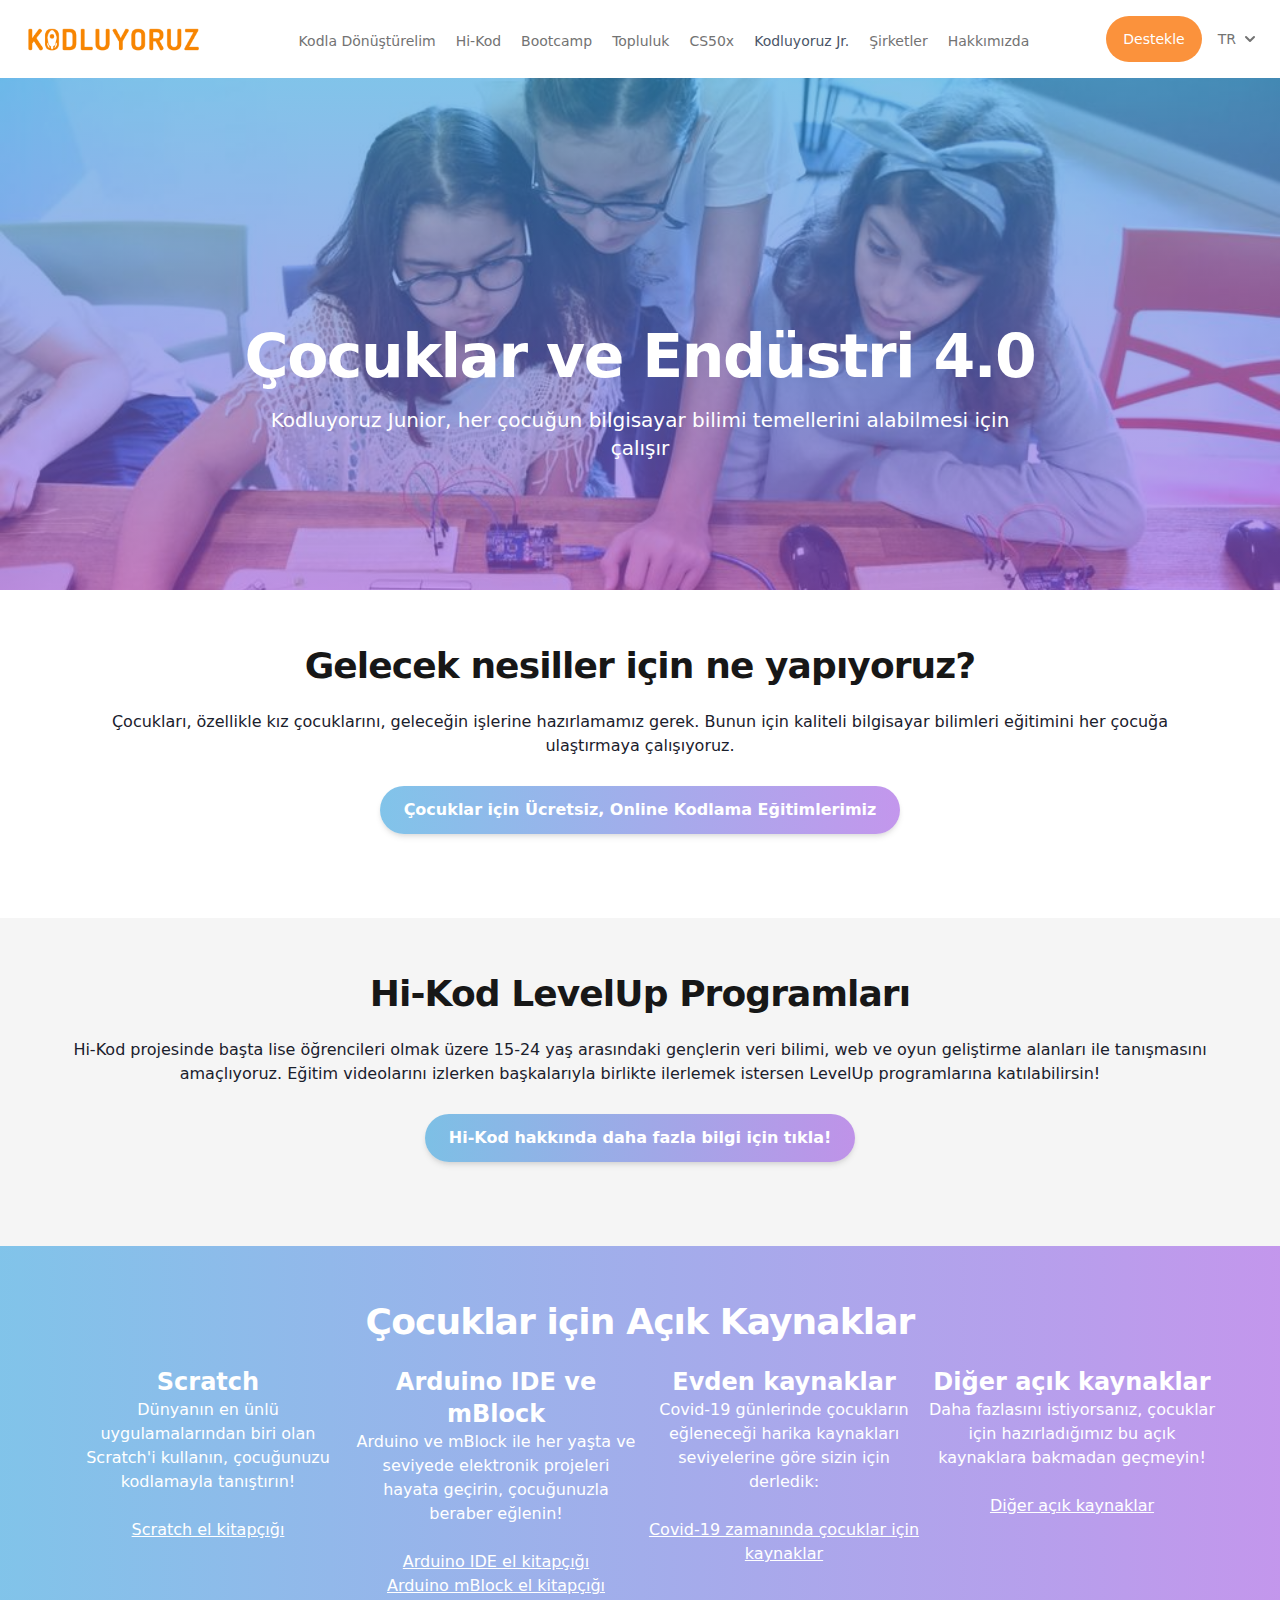
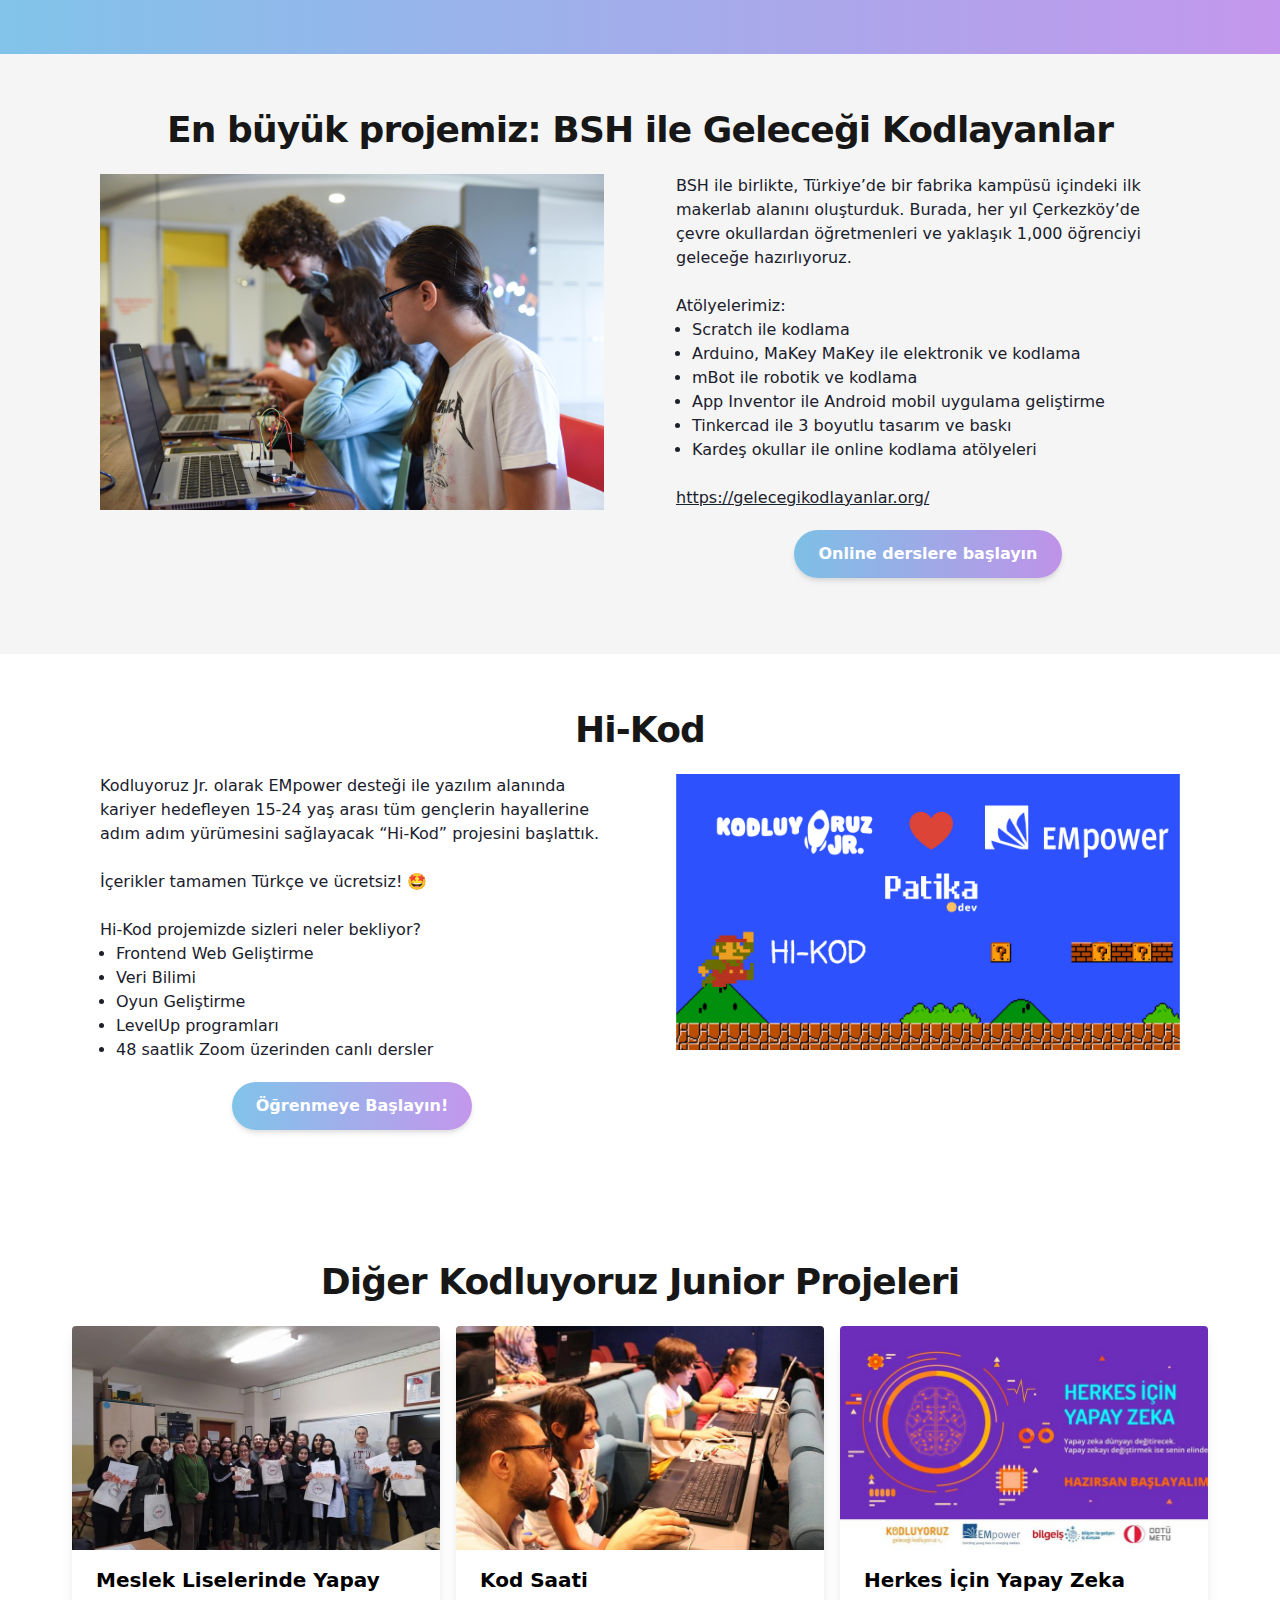
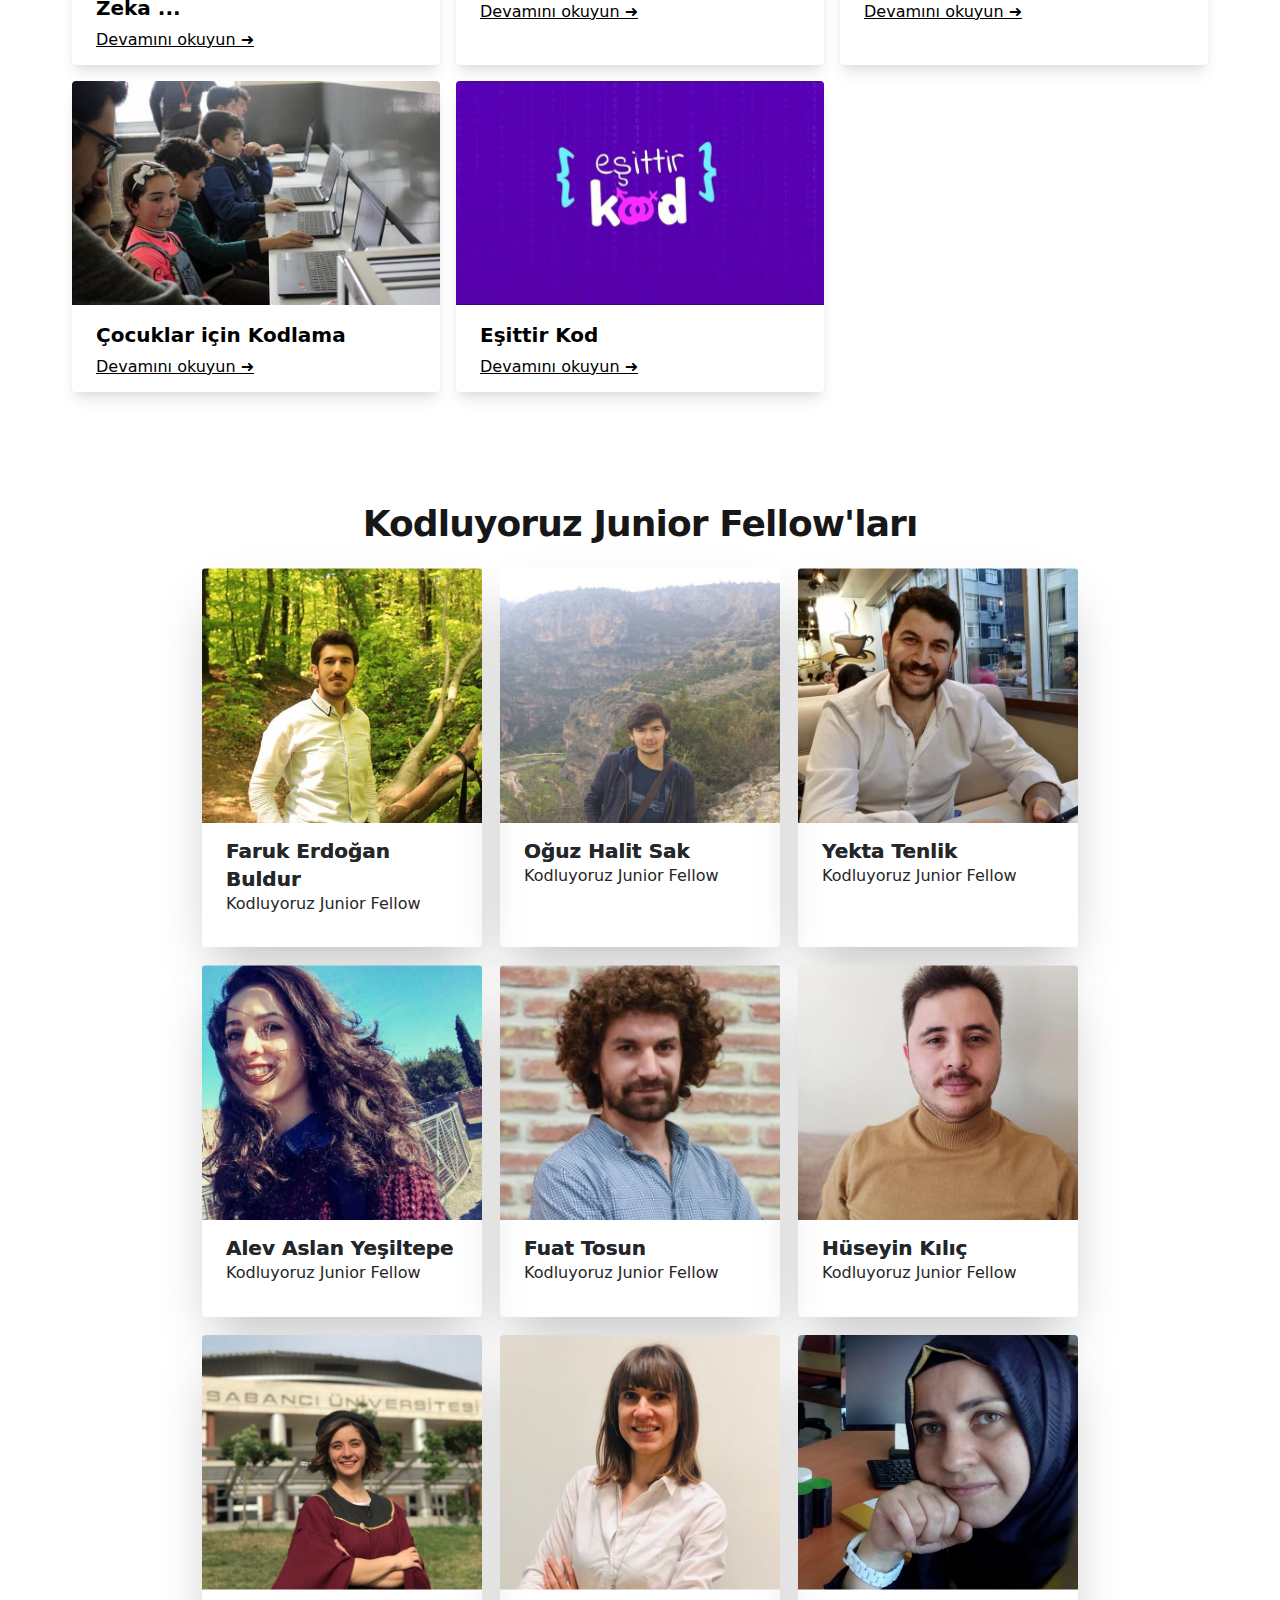
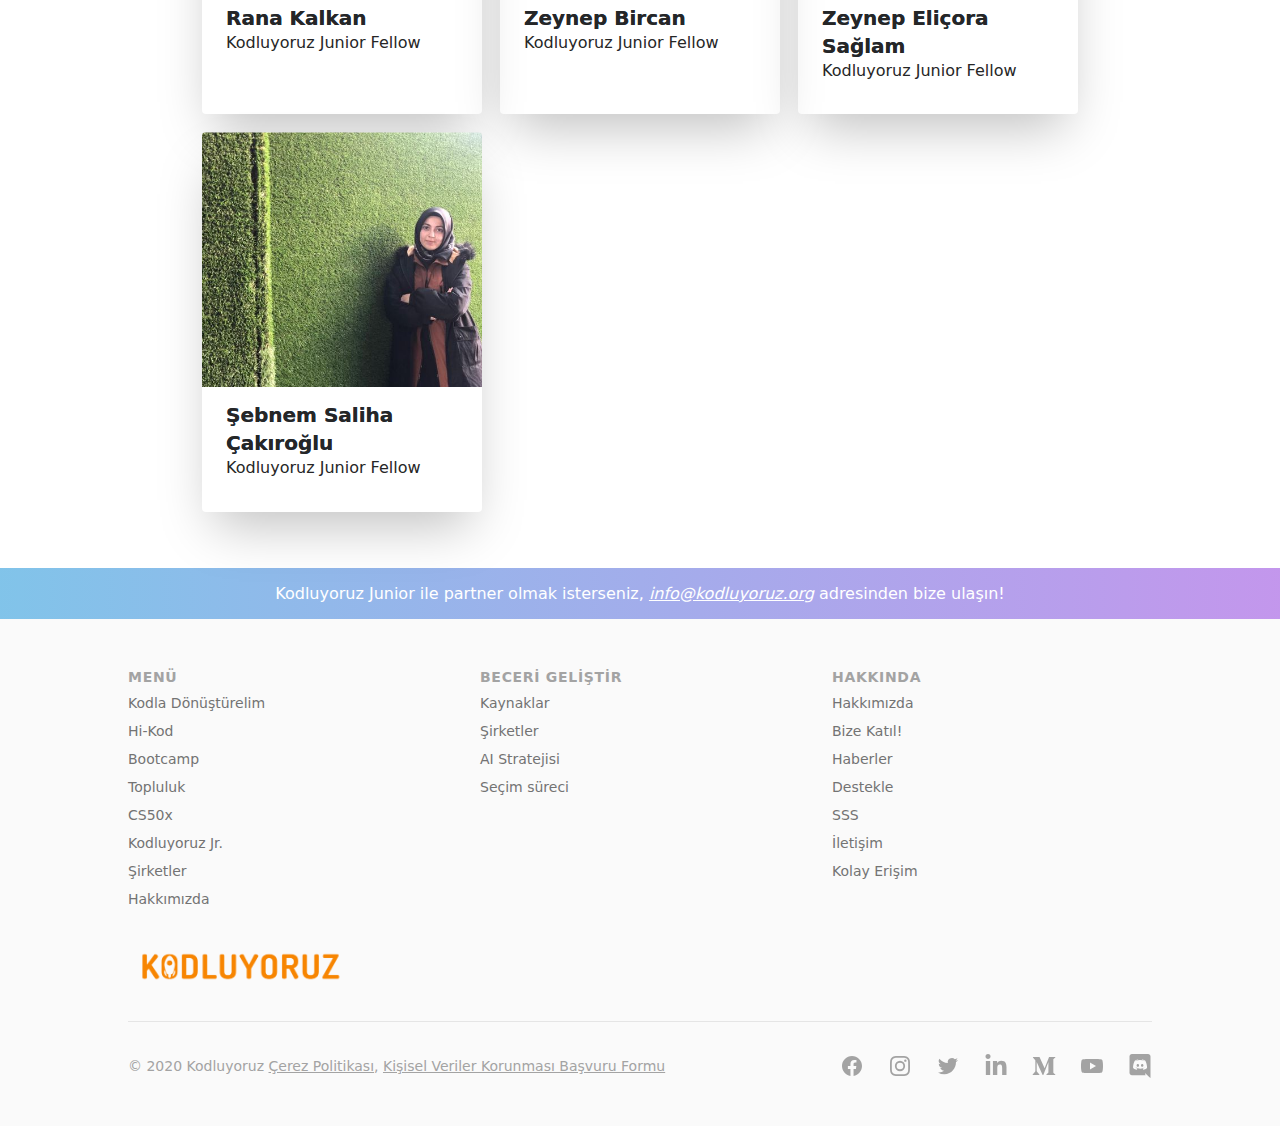
<file: kodluyoruz-junior/index.html>
<!doctype html>
<html lang="tr">
<head>
    <meta charset="UTF-8">
    <meta name="viewport"
          content="width=device-width, user-scalable=no, initial-scale=1.0, maximum-scale=1.0, minimum-scale=1.0">
    <meta http-equiv="X-UA-Compatible" content="ie=edge">
    <link rel="shortcut icon" href="../images/favicon-32x32.png" type="image/png">
    <title>Kodluyoruz | Kodluyoruz Jr.</title>
    <!-- CSS -->
    <link rel="stylesheet" href="../css/main.css">
    <link rel="stylesheet" href="../css/responsive/sections/kodluyoruz-junior-sections.css">
</head>
<body>
<div class="container">
    <!-- Header -->
    <header>
        <div class="header-wrapper">
            <div class="header-sections">
                <div class="logo">
                    <a href="https://www.kodluyoruz.org/">
                        <img src="../images/kodluyoruz-logo.png" alt="Kodluyoruz Logo">
                    </a>
                </div>
                <div class="menu-items">
                    <a href="../kodla-donusturelim/index.html">Kodla Dönüştürelim</a>
                    <a href="../hi-kod/index.html">Hi-Kod</a>
                    <a href="../bootcamp/index.html">Bootcamp</a>
                    <a href="../community/index.html">Topluluk</a>
                    <a href="../cs50/index.html">CS50x</a>
                    <a href="../kodluyoruz-junior/index.html" class="active">Kodluyoruz Jr.</a>
                    <a href="../for-companies/index.html">Şirketler</a>
                    <a href="../about/index.html">Hakkımızda</a>
                </div>
                <div class="header-extras">
                    <div class="donate">
                        <a href="https://www.kodluyoruz.org/donate" target="_blank">
                            <span>Destekle</span>
                        </a>
                    </div>
                    <div class="change-language">
                        <span>
                            <button type="button">
                                TR
                                <svg class="-mr-1 ml-1 h-5 w-5" fill="currentColor" viewBox="0 0 20 20"><path
                                        fill-fule="evenodd"
                                        d="M5.293 7.293a1 1 0 011.414 0L10 10.586l3.293-3.293a1 1 0 111.414 1.414l-4 4a1 1 0 01-1.414 0l-4-4a1 1 0 010-1.414z"
                                        clip-rule="evenodd"></path></svg>
                            </button>
                        </span>
                    </div>
                </div>
                <div class="hamburger-menu">
                    <span></span>
                    <span></span>
                    <span></span>
                </div>
            </div>
        </div>
    </header>
    <!-- Header -->
    <!-- Mobile Menu -->
    <div class="mobile-menu">
        <div class="menu-items">
            <a href="../kodla-donusturelim/index.html">Kodla Dönüştürelim</a>
            <a href="../hi-kod/index.html">Hi-Kod</a>
            <a href="../bootcamp/index.html">Bootcamp</a>
            <a href="../community/index.html">Topluluk</a>
            <a href="../cs50/index.html">CS50x</a>
            <a href="../kodluyoruz-junior/index.html" class="active">Kodluyoruz Jr.</a>
            <a href="../for-companies/index.html">Şirketler</a>
            <a href="../about/index.html">Hakkımızda</a>
        </div>
        <div class="mobile-menu-extras">
            <div class="donate">
                <a href="#">
                    <span>Destekle</span>
                </a>
            </div>
            <div class="change-language">
                <span>TR</span> | <span>EN</span>
            </div>
        </div>
    </div>
    <!-- Mobile Menu -->
    <!-- Hero Section -->
    <section class="hero section-hero-defaults">
        <div class="wrapper section-hero-wrapper-defaults">
            <div>
                <h2>Çocuklar ve Endüstri 4.0</h2>
                <div class="mission">
                    <p>
                        Kodluyoruz Junior, her çocuğun bilgisayar bilimi temellerini alabilmesi için çalışır
                    </p>
                </div>
            </div>
        </div>
    </section>
    <!-- Hero Section -->
    <!-- Future Gens Section -->
    <section class="future-gens section-defaults section-paddings-y40">
        <div class="wrapper section-wrapper-defaults">
            <div class="title mb-24">
                <h2 class="section-title">Gelecek nesiller için ne yapıyoruz?</h2>
            </div>
            <div class="description">
                <p class="thin-section-paragraph">
                    Çocukları, özellikle kız çocuklarını, geleceğin işlerine hazırlamamız gerek. Bunun için kaliteli
                    bilgisayar bilimleri eğitimini her çocuğa ulaştırmaya çalışıyoruz.
                </p>
            </div>
            <div class="button">
                <a href="https://makersoftomorrow.online/" target="_blank" class="gradient-underline-btn">
                    Çocuklar için Ücretsiz, Online Kodlama Eğitimlerimiz
                </a>
            </div>
        </div>
    </section>
    <!-- Future Gens Section -->
    <!-- LevelUp Section -->
    <section class="levelup section-defaults section-paddings-y40 section-light-gray">
        <div class="wrapper section-wrapper-defaults">
            <div class="title mb-24">
                <h2 class="section-title">Hi-Kod LevelUp Programları</h2>
            </div>
            <div class="description">
                <p class="thin-section-paragraph">
                    Hi-Kod projesinde başta lise öğrencileri olmak üzere 15-24 yaş arasındaki gençlerin veri bilimi, web
                    ve oyun geliştirme alanları ile tanışmasını amaçlıyoruz. Eğitim videolarını izlerken başkalarıyla
                    birlikte ilerlemek istersen LevelUp programlarına katılabilirsin!
                </p>
            </div>
            <div class="button">
                <a href="https://www.kodluyoruz.org/hi-kod" class="gradient-underline-btn">
                    Hi-Kod hakkında daha fazla bilgi için tıkla!
                </a>
            </div>
        </div>
    </section>
    <!-- LevelUp Section -->
    <!-- Open Source Section -->
    <section class="open-source section-defaults section-paddings-y40 section-gradient">
        <div class="wrapper section-wrapper-defaults">
            <div class="title mb-24">
                <h2 class="section-title-white">Çocuklar için Açık Kaynaklar</h2>
            </div>
            <div class="open-source-grid">
                <div class="grid-item">
                    <div class="grid-item-title">Scratch</div>
                    <div class="grid-item-description">
                        <p class="thin-section-paragraph-white">
                            Dünyanın en ünlü uygulamalarından biri olan Scratch'i kullanın, çocuğunuzu kodlamayla
                            tanıştırın!
                        </p>
                        <p class="thin-section-paragraph-white">
                            <br>
                            <a href="https://cdn.sanity.io/files/9kdepi1d/production/d9a5b52d8128e84632ab7d30b04cde99a336a95c.pdf" target="_blank" class="orange-link-thin-white">
                                Scratch el kitapçığı
                            </a>
                        </p>
                    </div>
                </div>
                <div class="grid-item">
                    <div class="grid-item-title">Arduino IDE ve mBlock</div>
                    <div class="grid-item-description">
                        <p class="thin-section-paragraph-white">
                            Arduino ve mBlock ile her yaşta ve seviyede elektronik projeleri hayata geçirin, çocuğunuzla
                            beraber eğlenin!
                        </p>
                        <p class="thin-section-paragraph-white">
                            <br>
                            <a href="https://cdn.sanity.io/files/9kdepi1d/production/bd6b7ab615d972918362ecf41c326980c46c8a47.pdf" target="_blank" class="orange-link-thin-white">
                                Arduino IDE el kitapçığı
                            </a>
                            <br>
                            <a href="https://cdn.sanity.io/files/9kdepi1d/production/7bd70084852d8e94cc3ccf93e0e1c7addd7b431b.pdf" target="_blank" class="orange-link-thin-white">
                                Arduino mBlock el kitapçığı
                            </a>
                        </p>
                    </div>
                </div>
                <div class="grid-item">
                    <div class="grid-item-title">Evden kaynaklar</div>
                    <div class="grid-item-description">
                        <p class="thin-section-paragraph-white">
                            Covid-19 günlerinde çocukların eğleneceği harika kaynakları seviyelerine göre sizin için
                            derledik:
                        </p>
                        <p class="thin-section-paragraph-white">
                            <br>
                            <a href="https://www.kodluyoruz.org/cocuklar-icin-kaynaklar/" target="_blank" class="orange-link-thin-white">
                                Covid-19 zamanında çocuklar için kaynaklar
                            </a>
                        </p>
                    </div>
                </div>
                <div class="grid-item">
                    <div class="grid-item-title">Diğer açık kaynaklar</div>
                    <div class="grid-item-description">
                        <p class="thin-section-paragraph-white">
                            Daha fazlasını istiyorsanız, çocuklar için hazırladığımız bu açık kaynaklara bakmadan
                            geçmeyin!
                        </p>
                        <p class="thin-section-paragraph-white">
                            <br>
                            <a href="https://www.kodluyoruz.org/resources/" target="_blank" class="orange-link-thin-white">
                                Diğer açık kaynaklar
                            </a>
                        </p>
                    </div>
                </div>
            </div>
        </div>
    </section>
    <!-- Open Source Section -->
    <!-- BSH Section -->
    <section class="bsh section-defaults section-paddings-y40 section-light-gray">
        <div class="wrapper section-wrapper-defaults">
            <div class="title mb-24">
                <h2 class="section-title">En büyük projemiz: BSH ile Geleceği Kodlayanlar</h2>
            </div>
            <div class="bsh-grid">
                <div class="grid-item bsh-image">
                    <img src="../images/bsh-image.jpg" alt="BSH ile Geleceği Kodlayanlar">
                </div>
                <div class="grid-item bsh-description">
                    <p class="thin-section-paragraph ta-left">
                        BSH ile birlikte, Türkiye’de bir fabrika kampüsü içindeki ilk makerlab alanını oluşturduk.
                        Burada, her yıl Çerkezköy’de çevre okullardan öğretmenleri ve yaklaşık 1,000 öğrenciyi geleceğe
                        hazırlıyoruz.
                        <br><br>
                        Atölyelerimiz:
                    </p>
                    <ul class="thin-section-paragraph ta-left">
                        <li>Scratch ile kodlama</li>
                        <li>Arduino, MaKey MaKey ile elektronik ve kodlama</li>
                        <li>mBot ile robotik ve kodlama</li>
                        <li>App Inventor ile Android mobil uygulama geliştirme</li>
                        <li>Tinkercad ile 3 boyutlu tasarım ve baskı</li>
                        <li>Kardeş okullar ile online kodlama atölyeleri</li>
                    </ul>
                    <p class="thin-section-paragraph ta-left">&nbsp;</p>
                    <p class="thin-section-paragraph ta-left">
                        <a href="https://gelecegikodlayanlar.org/" class="orange-link-thin" target="_blank">
                            https://gelecegikodlayanlar.org/
                        </a>
                    </p>
                    <div class="button">
                        <a href="https://makersoftomorrow.online/" class="gradient-underline-btn" target="_blank">
                            Online derslere başlayın
                        </a>
                    </div>
                </div>
            </div>
        </div>
    </section>
    <!-- BSH Section -->
    <!-- Hi-Kod Section -->
    <section class="hi-kod section-defaults section-paddings-y40">
        <div class="wrapper section-wrapper-defaults">
            <div class="title mb-24">
                <h2 class="section-title">Hi-Kod</h2>
            </div>
            <div class="hi-kod-grid">
                <div class="grid-item hi-kod-description">
                    <p class="thin-section-paragraph ta-left">
                        Kodluyoruz Jr. olarak EMpower desteği ile yazılım alanında kariyer hedefleyen 15-24 yaş arası
                        tüm gençlerin hayallerine adım adım yürümesini sağlayacak “Hi-Kod” projesini başlattık.
                        <br><br>
                        İçerikler tamamen Türkçe ve ücretsiz! 🤩
                        <br><br>
                        Hi-Kod projemizde sizleri neler bekliyor?
                    </p>
                    <ul class="thin-section-paragraph ta-left">
                        <li>Frontend Web Geliştirme</li>
                        <li>Veri Bilimi</li>
                        <li>Oyun Geliştirme</li>
                        <li>LevelUp programları</li>
                        <li>48 saatlik Zoom üzerinden canlı dersler</li>
                    </ul>
                    <div class="button">
                        <a href="/hi-kod/" class="gradient-underline-btn">Öğrenmeye Başlayın!</a>
                    </div>
                </div>
                <div class="grid-item hi-kod-image">
                    <img src="../images/hi-kod.png" alt="Hi-Kod">
                </div>
            </div>
        </div>
    </section>
    <!-- Hi-Kod Section -->
    <!-- Other Section -->
    <section class="other section-defaults section-paddings-y40">
        <div class="wrapper section-wrapper-defaults">
            <div class="title mb-24">
                <h2 class="section-title">Diğer Kodluyoruz Junior Projeleri</h2>
            </div>
            <div class="other-grid">
                <div class="project">
                    <a href="https://www.kodluyoruz.org/project/ai-vocationalschools" target="_blank">
                        <div class="project-image">
                            <img src="../images/kodluyoruz-jr-project-1.jpg"
                                 alt="Meslek Liselerinde Yapay Zeka Eğitimi">
                        </div>
                        <div class="project-info">
                            <div class="project-title">Meslek Liselerinde Yapay Zeka ...</div>
                            <div class="read-more">
                                <a href="https://www.kodluyoruz.org/project/ai-vocationalschools" target="_blank" class="orange-link-thin">
                                    Devamını okuyun ➜
                                </a>
                            </div>
                        </div>
                    </a>
                </div>
                <div class="project">
                    <a href="https://www.kodluyoruz.org/project/hour-of-code" target="_blank">
                        <div class="project-image">
                            <img src="../images/kodluyoruz-jr-project-2.jpg"
                                 alt="Kod Saati">
                        </div>
                        <div class="project-info">
                            <div class="project-title">Kod Saati</div>
                            <div class="read-more">
                                <a href="https://www.kodluyoruz.org/project/hour-of-code" target="_blank" class="orange-link-thin">
                                    Devamını okuyun ➜
                                </a>
                            </div>
                        </div>
                    </a>
                </div>
                <div class="project">
                    <a href="https://www.kodluyoruz.org/project/ai-for-everyone" target="_blank">
                        <div class="project-image">
                            <img src="../images/kodluyoruz-jr-project-3.jpg"
                                 alt="Herkes İçin Yapay Zeka">
                        </div>
                        <div class="project-info">
                            <div class="project-title">Herkes İçin Yapay Zeka</div>
                            <div class="read-more">
                                <a href="https://www.kodluyoruz.org/project/ai-for-everyone" target="_blank" class="orange-link-thin">
                                    Devamını okuyun ➜
                                </a>
                            </div>
                        </div>
                    </a>
                </div>
                <div class="project">
                    <a href="https://www.kodluyoruz.org/project/coding-for-children" target="_blank">
                        <div class="project-image">
                            <img src="../images/kodluyoruz-jr-project-4.jpg"
                                 alt="Çocuklar için Kodlama">
                        </div>
                        <div class="project-info">
                            <div class="project-title">Çocuklar için Kodlama</div>
                            <div class="read-more">
                                <a href="https://www.kodluyoruz.org/project/ai-for-everyone" target="_blank" class="orange-link-thin">
                                    Devamını okuyun ➜
                                </a>
                            </div>
                        </div>
                    </a>
                </div>
                <div class="project">
                    <a href="https://www.kodluyoruz.org/project/equals-code" target="_blank">
                        <div class="project-image">
                            <img src="../images/kodluyoruz-jr-project-5.jpg"
                                 alt="Eşittir Kod">
                        </div>
                        <div class="project-info">
                            <div class="project-title">Eşittir Kod</div>
                            <div class="read-more">
                                <a href="https://www.kodluyoruz.org/project/ai-for-everyone" target="_blank" class="orange-link-thin">
                                    Devamını okuyun ➜
                                </a>
                            </div>
                        </div>
                    </a>
                </div>
            </div>
        </div>
    </section>
    <!-- Other Section -->
    <!-- Fellows Section -->
    <section class="fellows section-defaults section-paddings-y40">
        <div class="wrapper section-wrapper-defaults">
            <div class="title mb-24">
                <h2 class="section-title">Kodluyoruz Junior Fellow'ları</h2>
            </div>
            <div class="fellows-grid">
                <div class="fellow">
                    <div class="fellow-image">
                        <img src="../images/fellow-1.jpg" alt="Faruk Erdoğan Buldur">
                    </div>
                    <div class="fellow-info">
                        <div class="fellow-name">
                            <h4>Faruk Erdoğan Buldur</h4>
                        </div>
                        <div class="fellow-role">Kodluyoruz Junior Fellow</div>
                    </div>
                </div>
                <div class="fellow">
                    <div class="fellow-image">
                        <img src="../images/fellow-2.jpg" alt="Oğuz Halit Sak">
                    </div>
                    <div class="fellow-info">
                        <div class="fellow-name">
                            <h4>Oğuz Halit Sak</h4>
                        </div>
                        <div class="fellow-role">Kodluyoruz Junior Fellow</div>
                    </div>
                </div>
                <div class="fellow">
                    <div class="fellow-image">
                        <img src="../images/fellow-3.jpg" alt="Yekta Tenlik">
                    </div>
                    <div class="fellow-info">
                        <div class="fellow-name">
                            <h4>Yekta Tenlik</h4>
                        </div>
                        <div class="fellow-role">Kodluyoruz Junior Fellow</div>
                    </div>
                </div>
                <div class="fellow">
                    <div class="fellow-image">
                        <img src="../images/fellow-4.jpg" alt="Alev Aslan Yeşiltepe">
                    </div>
                    <div class="fellow-info">
                        <div class="fellow-name">
                            <h4>Alev Aslan Yeşiltepe</h4>
                        </div>
                        <div class="fellow-role">Kodluyoruz Junior Fellow</div>
                    </div>
                </div>
                <div class="fellow">
                    <div class="fellow-image">
                        <img src="../images/fellow-5.png" alt="Fuat Tosun">
                    </div>
                    <div class="fellow-info">
                        <div class="fellow-name">
                            <h4>Fuat Tosun</h4>
                        </div>
                        <div class="fellow-role">Kodluyoruz Junior Fellow</div>
                    </div>
                </div>
                <div class="fellow">
                    <div class="fellow-image">
                        <img src="../images/fellow-6.jpg" alt="Hüseyin Kılıç">
                    </div>
                    <div class="fellow-info">
                        <div class="fellow-name">
                            <h4>Hüseyin Kılıç</h4>
                        </div>
                        <div class="fellow-role">Kodluyoruz Junior Fellow</div>
                    </div>
                </div>
                <div class="fellow">
                    <div class="fellow-image">
                        <img src="../images/fellow-7.jpg" alt="Rana Kalkan">
                    </div>
                    <div class="fellow-info">
                        <div class="fellow-name">
                            <h4>Rana Kalkan</h4>
                        </div>
                        <div class="fellow-role">Kodluyoruz Junior Fellow</div>
                    </div>
                </div>
                <div class="fellow">
                    <div class="fellow-image">
                        <img src="../images/fellow-8.jpg" alt="Zeynep Bircan">
                    </div>
                    <div class="fellow-info">
                        <div class="fellow-name">
                            <h4>Zeynep Bircan</h4>
                        </div>
                        <div class="fellow-role">Kodluyoruz Junior Fellow</div>
                    </div>
                </div>
                <div class="fellow">
                    <div class="fellow-image">
                        <img src="../images/fellow-9.jpg" alt="Zeynep Eliçora Sağlam">
                    </div>
                    <div class="fellow-info">
                        <div class="fellow-name">
                            <h4>Zeynep Eliçora Sağlam</h4>
                        </div>
                        <div class="fellow-role">Kodluyoruz Junior Fellow</div>
                    </div>
                </div>
                <div class="fellow">
                    <div class="fellow-image">
                        <img src="../images/fellow-10.jpg" alt="Şebnem Saliha Çakıroğlu">
                    </div>
                    <div class="fellow-info">
                        <div class="fellow-name">
                            <h4>Şebnem Saliha Çakıroğlu</h4>
                        </div>
                        <div class="fellow-role">Kodluyoruz Junior Fellow</div>
                    </div>
                </div>
            </div>
        </div>
    </section>
    <!-- Fellows Section -->
    <!-- Be Partner Section -->
    <div class="be-partner gradient-bg ta-center">
        <p>
            Kodluyoruz Junior ile partner olmak isterseniz, <em><a href="mailto:info@kodluyoruz.org" class="orange-link-normal-white">info@kodluyoruz.org</a></em> adresinden bize ulaşın!
        </p>
    </div>
    <!-- Be Partner Section -->
    <!-- Footer -->
    <div class="footer">
        <div class="footer-wrapper">
            <div class="wrapper-grid-1">
                <div class="wrapper-grid-2">
                    <div class="footer-link-sections">
                        <div class="section">
                            <h4>Menü</h4>
                            <ul>
                                <li><a href="../kodla-donusturelim/index.html">Kodla Dönüştürelim</a></li>
                                <li><a href="../hi-kod/index.html">Hi-Kod</a></li>
                                <li><a href="../bootcamp/index.html">Bootcamp</a></li>
                                <li><a href="../community/index.html">Topluluk</a></li>
                                <li><a href="../cs50/index.html">CS50x</a></li>
                                <li><a href="../kodluyoruz-junior/index.html">Kodluyoruz Jr.</a></li>
                                <li><a href="../for-companies/index.html">Şirketler</a></li>
                                <li><a href="../about/index.html">Hakkımızda</a></li>
                            </ul>
                        </div>
                        <div class="section">
                            <h4>Beceri Geliştir</h4>
                            <ul>
                                <li><a href="https://www.kodluyoruz.org/resources" target="_blank">Kaynaklar</a></li>
                                <li><a href="../for-companies/index.html">Şirketler</a></li>
                                <li><a href="https://www.kodluyoruz.org/ai-strategy" target="_blank">AI Stratejisi</a></li>
                                <li><a href="https://www.kodluyoruz.org/bootcamp/admission" target="_blank">Seçim süreci</a></li>
                            </ul>
                        </div>
                        <div class="section">
                            <h4>Hakkında</h4>
                            <ul>
                                <li><a href="../about/index.html">Hakkımızda</a></li>
                                <li><a href="https://www.kodluyoruz.org/jobs" target="_blank">Bize Katıl!</a></li>
                                <li><a href="https://www.kodluyoruz.org/news" target="_blank">Haberler</a></li>
                                <li><a href="https://www.kodluyoruz.org/donate" target="_blank">Destekle</a></li>
                                <li><a href="../faq/index.html">SSS</a></li>
                                <li><a href="../contact/index.html">İletişim</a></li>
                                <li><a href="https://www.kodluyoruz.org/links" target="_blank">Kolay Erişim</a></li>
                            </ul>
                        </div>
                    </div>
                </div>
                <div class="logo">
                    <a href="https://www.kodluyoruz.org/">
                        <img src="../images/logo-one.png" alt="Kodluyoruz Logo">
                    </a>
                </div>
            </div>
            <div class="footer-bottom">
                <div class="footer-bottom-wrapper">
                    <div class="footer-bottom-copyright">
                        <p>© 2020 Kodluyoruz <a href="https://cdn.sanity.io/files/9kdepi1d/production/a9971b686af8f40fed30a4b2deba0c4fce31b5b7.pdf" target="_blank">Çerez Politikası</a>, <a href="https://cdn.sanity.io/files/9kdepi1d/production/d5b01329809f92dfbd03e6b103cb65c58d85fd9b.pdf" target="_blank">Kişisel Veriler Korunması Başvuru Formu</a></p>
                    </div>
                    <div class="footer-bottom-social">
                        <a href="https://www.facebook.com/kodluyoruztr/" target="_blank">
                            <svg class="h-6 w-6" fill="currentColor" viewBox="0 0 24 24"><path fill-rule="evenodd" d="M22 12c0-5.523-4.477-10-10-10S2 6.477 2 12c0 4.991 3.657 9.128 8.438 9.878v-6.987h-2.54V12h2.54V9.797c0-2.506 1.492-3.89 3.777-3.89 1.094 0 2.238.195 2.238.195v2.46h-1.26c-1.243 0-1.63.771-1.63 1.562V12h2.773l-.443 2.89h-2.33v6.988C18.343 21.128 22 16.991 22 12z" clip-rule="evenodd"></path></svg>
                        </a>
                        <a href="https://www.instagram.com/kodluyoruz/" target="_blank">
                            <svg class="h-6 w-6" fill="currentColor" viewBox="0 0 24 24"><path fill-rule="evenodd" d="M12.315 2c2.43 0 2.784.013 3.808.06 1.064.049 1.791.218 2.427.465a4.902 4.902 0 011.772 1.153 4.902 4.902 0 011.153 1.772c.247.636.416 1.363.465 2.427.048 1.067.06 1.407.06 4.123v.08c0 2.643-.012 2.987-.06 4.043-.049 1.064-.218 1.791-.465 2.427a4.902 4.902 0 01-1.153 1.772 4.902 4.902 0 01-1.772 1.153c-.636.247-1.363.416-2.427.465-1.067.048-1.407.06-4.123.06h-.08c-2.643 0-2.987-.012-4.043-.06-1.064-.049-1.791-.218-2.427-.465a4.902 4.902 0 01-1.772-1.153 4.902 4.902 0 01-1.153-1.772c-.247-.636-.416-1.363-.465-2.427-.047-1.024-.06-1.379-.06-3.808v-.63c0-2.43.013-2.784.06-3.808.049-1.064.218-1.791.465-2.427a4.902 4.902 0 011.153-1.772A4.902 4.902 0 015.45 2.525c.636-.247 1.363-.416 2.427-.465C8.901 2.013 9.256 2 11.685 2h.63zm-.081 1.802h-.468c-2.456 0-2.784.011-3.807.058-.975.045-1.504.207-1.857.344-.467.182-.8.398-1.15.748-.35.35-.566.683-.748 1.15-.137.353-.3.882-.344 1.857-.047 1.023-.058 1.351-.058 3.807v.468c0 2.456.011 2.784.058 3.807.045.975.207 1.504.344 1.857.182.466.399.8.748 1.15.35.35.683.566 1.15.748.353.137.882.3 1.857.344 1.054.048 1.37.058 4.041.058h.08c2.597 0 2.917-.01 3.96-.058.976-.045 1.505-.207 1.858-.344.466-.182.8-.398 1.15-.748.35-.35.566-.683.748-1.15.137-.353.3-.882.344-1.857.048-1.055.058-1.37.058-4.041v-.08c0-2.597-.01-2.917-.058-3.96-.045-.976-.207-1.505-.344-1.858a3.097 3.097 0 00-.748-1.15 3.098 3.098 0 00-1.15-.748c-.353-.137-.882-.3-1.857-.344-1.023-.047-1.351-.058-3.807-.058zM12 6.865a5.135 5.135 0 110 10.27 5.135 5.135 0 010-10.27zm0 1.802a3.333 3.333 0 100 6.666 3.333 3.333 0 000-6.666zm5.338-3.205a1.2 1.2 0 110 2.4 1.2 1.2 0 010-2.4z" clip-rule="evenodd"></path></svg>
                        </a>
                        <a href="https://twitter.com/kodluyoruz" target="_blank">
                            <svg class="h-6 w-6" fill="currentColor" viewBox="0 0 24 24"><path d="M8.29 20.251c7.547 0 11.675-6.253 11.675-11.675 0-.178 0-.355-.012-.53A8.348 8.348 0 0022 5.92a8.19 8.19 0 01-2.357.646 4.118 4.118 0 001.804-2.27 8.224 8.224 0 01-2.605.996 4.107 4.107 0 00-6.993 3.743 11.65 11.65 0 01-8.457-4.287 4.106 4.106 0 001.27 5.477A4.072 4.072 0 012.8 9.713v.052a4.105 4.105 0 003.292 4.022 4.095 4.095 0 01-1.853.07 4.108 4.108 0 003.834 2.85A8.233 8.233 0 012 18.407a11.616 11.616 0 006.29 1.84"></path></svg>
                        </a>
                        <a href="https://www.linkedin.com/company/kodluyoruz/" target="_blank">
                            <svg stroke="currentColor" fill="currentColor" stroke-width="0" viewBox="0 0 448 512" class="w-6 h-6" xmlns="http://www.w3.org/2000/svg"><path d="M100.28 448H7.4V148.9h92.88zM53.79 108.1C24.09 108.1 0 83.5 0 53.8a53.79 53.79 0 0 1 107.58 0c0 29.7-24.1 54.3-53.79 54.3zM447.9 448h-92.68V302.4c0-34.7-.7-79.2-48.29-79.2-48.29 0-55.69 37.7-55.69 76.7V448h-92.78V148.9h89.08v40.8h1.3c12.4-23.5 42.69-48.3 87.88-48.3 94 0 111.28 61.9 111.28 142.3V448z"></path></svg>
                        </a>
                        <a href="https://medium.com/kodluyoruz/" target="_blank">
                            <svg stroke="currentColor" fill="currentColor" stroke-width="0" viewBox="0 0 512 512" class="h-6 w-6" xmlns="http://www.w3.org/2000/svg"><path d="M71.5 142.3c.6-5.9-1.7-11.8-6.1-15.8L20.3 72.1V64h140.2l108.4 237.7L364.2 64h133.7v8.1l-38.6 37c-3.3 2.5-5 6.7-4.3 10.8v272c-.7 4.1 1 8.3 4.3 10.8l37.7 37v8.1H307.3v-8.1l39.1-37.9c3.8-3.8 3.8-5 3.8-10.8V171.2L241.5 447.1h-14.7L100.4 171.2v184.9c-1.1 7.8 1.5 15.6 7 21.2l50.8 61.6v8.1h-144v-8L65 377.3c5.4-5.6 7.9-13.5 6.5-21.2V142.3z"></path></svg>
                        </a>
                        <a href="https://www.youtube.com/channel/UCSnIf-v95OSGIv9H7d2R2lw" target="_blank">
                            <svg stroke="currentColor" fill="currentColor" stroke-width="0" version="1.2" baseProfile="tiny" viewBox="0 0 24 24" class="h-6 w-6" xmlns="http://www.w3.org/2000/svg"><path d="M22.8 8.6c-.2-1.5-.4-2.6-1-3-.6-.5-5.8-.6-9.8-.6s-9.2.1-9.8.6c-.6.4-.8 1.5-1 3s-.2 2.4-.2 3.4 0 1.9.2 3.4.4 2.6 1 3c.6.5 5.8.6 9.8.6 4 0 9.2-.1 9.8-.6.6-.4.8-1.5 1-3s.2-2.4.2-3.4 0-1.9-.2-3.4zm-12.8 7v-7.2l6 3.6-6 3.6z"></path></svg>
                        </a>
                        <a href="https://discord.com/invite/huVN948" target="_blank">
                            <svg stroke="currentColor" fill="currentColor" stroke-width="0" viewBox="0 0 448 512" class="h-6 w-6" height="1em" width="1em" xmlns="http://www.w3.org/2000/svg"><path d="M297.216 243.2c0 15.616-11.52 28.416-26.112 28.416-14.336 0-26.112-12.8-26.112-28.416s11.52-28.416 26.112-28.416c14.592 0 26.112 12.8 26.112 28.416zm-119.552-28.416c-14.592 0-26.112 12.8-26.112 28.416s11.776 28.416 26.112 28.416c14.592 0 26.112-12.8 26.112-28.416.256-15.616-11.52-28.416-26.112-28.416zM448 52.736V512c-64.494-56.994-43.868-38.128-118.784-107.776l13.568 47.36H52.48C23.552 451.584 0 428.032 0 398.848V52.736C0 23.552 23.552 0 52.48 0h343.04C424.448 0 448 23.552 448 52.736zm-72.96 242.688c0-82.432-36.864-149.248-36.864-149.248-36.864-27.648-71.936-26.88-71.936-26.88l-3.584 4.096c43.52 13.312 63.744 32.512 63.744 32.512-60.811-33.329-132.244-33.335-191.232-7.424-9.472 4.352-15.104 7.424-15.104 7.424s21.248-20.224 67.328-33.536l-2.56-3.072s-35.072-.768-71.936 26.88c0 0-36.864 66.816-36.864 149.248 0 0 21.504 37.12 78.08 38.912 0 0 9.472-11.52 17.152-21.248-32.512-9.728-44.8-30.208-44.8-30.208 3.766 2.636 9.976 6.053 10.496 6.4 43.21 24.198 104.588 32.126 159.744 8.96 8.96-3.328 18.944-8.192 29.44-15.104 0 0-12.8 20.992-46.336 30.464 7.68 9.728 16.896 20.736 16.896 20.736 56.576-1.792 78.336-38.912 78.336-38.912z"></path></svg>
                        </a>
                    </div>
                </div>
            </div>
        </div>
    </div>
    <!-- Footer -->
</div>
<script src="../js/responsive.js" type="text/javascript"></script>
</body>
</html>
</file>
<file: css/main.css>
@import "_global.css";
@import "responsive/header.css";
@import "responsive/footer.css";
@import "responsive/sections/_global-section.css";
</file>
<file: css/responsive/sections/home-sections.css>
@import "../../sections/home-sections.css";

@media only screen and (max-width: 1278px) {
    section.partners .wrapper .partners-grid .partners-wrapper {
        width: 90%;
        grid-template-columns: 1fr 1fr 1fr 1fr;
    }

    section.partners .wrapper .texts  {
        padding: 0 32px;
    }

    section.partners .wrapper .partners-grid {
        padding: 0;
        display: block;
    }
}

@media only screen and (max-width: 1024px) {
    section.success-stories .wrapper .videos {
        flex-direction: column;
    }

    section.success-stories .wrapper .videos .video,
    section.promotion .wrapper .promotion-grid .video {
        padding: 0 18px;
    }

    section.success-stories .wrapper .videos .video iframe,
    section.promotion .wrapper .promotion-grid .video iframe {
        width: 90vw;
    }

    section.promotion .wrapper .promotion-grid {
        grid-template-columns: 1fr;
        grid-template-rows: 1fr 1fr;
    }

    section.promotion .wrapper .promotion-grid .sponsors .button {
        margin-bottom: 12px;
    }

    section.awards .wrapper {
        width: 100%;
    }

    section.awards .wrapper .awards-wrapper {
        padding: 48px 16px;
    }
}

@media only screen and (max-width: 768px) {
    section.how-it-works .wrapper .feature-blocks .blocks-wrapper {
        grid-template-columns: 1fr;
        grid-template-rows: 1fr 1fr 1fr;
    }

    section.how-it-works .wrapper .feature-blocks .blocks-wrapper .block {
        width: 100%;
    }

    section.partners .wrapper .partners-grid {
        display: flex;
        justify-content: center;
        align-items: center;
    }

    section.partners .wrapper .partners-grid .partners-wrapper {
        width: 100%;
        grid-template-columns: 1fr 1fr;
        column-gap: 0;
        row-gap: 0;
    }

    section.partners .wrapper .partners-grid .partners-wrapper .partner {
        padding: 0;
    }
}

@media only screen and (max-width: 766px) {
    .mission .mission-wrapper {
        margin: 0 16px;
    }
}

@media only screen and (max-width: 640px) {
    section.hero .wrapper > div .apply a {
        width: 100%;
        font-size: 16px;
        padding: 12px 32px;
    }

    section.equality .wrapper .odds {
        padding: 0 16px;
    }

    section.equality .wrapper .odds-wrapper {
        grid-template-columns: 1fr;
        grid-template-rows: 1fr 1fr 1fr;
        width: 100%;
        margin: 0;
    }
}
</file>
<file: css/responsive/sections/about-sections.css>
@import "../../sections/about-sections.css";

@media only screen and (max-width: 1280px) {
    section.strategy-advisory .wrapper .strategy-advisory-grid,
    section.ambassadors .wrapper .ambassadors-grid,
    section.our-team .wrapper .our-team-grid,
    section.teachers .wrapper .teachers-grid {
        grid-template-columns: 280px 280px 280px;
        width: max-content;
    }
}

@media only screen and (max-width: 1024px) {
    section.who-is .wrapper,
    section.join-us .wrapper {
        max-width: 90vw;
    }

    section.our-story .wrapper .our-story-grid {
        flex-direction: column;
    }

    section.our-story .wrapper .our-story-grid .grid-item {
        padding: 0;
    }

    section.our-story .wrapper .our-story-grid .grid-item > * {
        max-width: 90vw;
    }

    .activity-report p {
        max-width: 90vw;
    }

    section.strategy-advisory .wrapper .strategy-advisory-grid,
    section.ambassadors .wrapper .ambassadors-grid,
    section.our-team .wrapper .our-team-grid,
    section.teachers .wrapper .teachers-grid {
        grid-template-columns: 280px 280px;
    }

    section.core .wrapper {
        max-width: 90vw;
    }
}

@media only screen and (max-width: 640px) {
    section.strategy-advisory .wrapper .strategy-advisory-grid,
    section.ambassadors .wrapper .ambassadors-grid,
    section.our-team .wrapper .our-team-grid,
    section.teachers .wrapper .teachers-grid {
        grid-template-columns: 280px;
    }
}
</file>
<file: css/responsive/sections/bootcamp-sections.css>
@import "../../sections/bootcamp-sections.css";

@media only screen and (max-width: 1024px) {
    section.active-bootcamps .wrapper .bootcamps-grid {
        grid-template-columns: 1fr;
        grid-template-rows: 1fr 1fr;
        max-width: 512px;
    }

    section.process .process-grid {
        grid-template-columns: 1fr 1fr;
        grid-template-rows: 1fr 1fr;
        row-gap: 8px;
    }

    section.old-bootcamps .wrapper .bootcamps-grid {
        grid-template-columns: 1fr;
        grid-template-rows: 1fr 1fr;
        max-width: 512px;
    }

    section.analytics .wrapper .analytics-grid {
        max-width: 1154px;
        width: 90vw;
        grid-template-columns: 1fr 1fr;
        grid-template-rows: 1fr 1fr;
    }

    section.letter .wrapper {
        max-width: 90%;
    }

    section.letter .wrapper .letter-grid {
        flex-direction: column;
    }

    section.letter .wrapper .letter-grid .letter-paragraph,
    section.letter .wrapper .letter-grid .letter-image {
        padding: 0;
    }

    section.letter .wrapper .letter-grid .letter-paragraph p,
    section.letter .wrapper .letter-grid .letter-image img {
        max-width: 90vw;
    }
}

@media only screen and (max-width: 768px) {
    section.process .process-grid {
        max-width: 90%;
        grid-template-columns: 1fr;
        grid-template-rows: 1fr 1fr 1fr;
    }

    section.analytics .wrapper .analytics-grid {
        grid-template-columns: 1fr;
        grid-template-rows: 1fr 1fr 1fr 1fr;
    }
}
</file>
<file: css/responsive/sections/community-sections.css>
@import "../../sections/community-sections.css";

@media only screen and (max-width: 1280px) {
    section.communities .wrapper .communities-grid {
        max-width: 90vw;
        width: 90vw;
        grid-template-columns: 1fr 1fr 1fr 1fr;
    }

    section.community-partners .wrapper .community-partners-grid {
        max-width: 90vw;
        width: 90vw;
        grid-template-columns: 1fr 1fr 1fr 1fr;
    }
}

@media only screen and (max-width: 1024px) {
    section.move-on .wrapper .move-on-grid {
        flex-direction: column;
    }

    section.move-on .wrapper .move-on-grid .move-on-paragraph,
    section.move-on .wrapper .move-on-grid .move-on-image {
        padding: 0 16px;
    }

    section.move-on .wrapper .move-on-grid .move-on-paragraph p,
    section.move-on .wrapper .move-on-grid .move-on-image img {
        max-width: 90vw;
    }

    section.future-activities .wrapper,
    section.old-activities .wrapper {
        max-width: 90vw;
    }

    section.future-activities .wrapper .activities-grid {
        grid-template-columns: 1fr;
        grid-template-rows: 1fr 1fr;
        max-width: 512px;
    }

    section.old-activities .wrapper {
        padding: 96px 0 112px;
    }

    section.old-activities .wrapper .activities-grid {
        grid-template-columns: 1fr;
        grid-template-rows: 1fr 1fr;
        max-width: 512px;
    }

    section.entrepreneurs .entrepreneurs-grid {
        flex-direction: column;
    }

    section.entrepreneurs .entrepreneurs-grid .entrepreneurs-image,
    section.entrepreneurs .entrepreneurs-grid .entrepreneurs-description {
        padding: 0 18px;
    }

    section.entrepreneurs .entrepreneurs-grid .entrepreneurs-image img,
    section.entrepreneurs .entrepreneurs-grid .entrepreneurs-description p {
        max-width: 90vw;
    }
}

@media only screen and (max-width: 768px) {
    section.communities .wrapper .communities-grid {
        grid-template-columns: 1fr 1fr;
    }

    section.community-partners .wrapper .community-partners-grid {
        grid-template-columns: 1fr 1fr;
    }
}
</file>
<file: css/responsive/sections/contact-sections.css>
@import "../../sections/contact-sections.css";

@media only screen and (max-width: 1280px) {
    section.contact .wrapper {
        max-width: 90vw;
    }

    section.contact .contact-grid .grid-item > * {
        min-width: 0;
        max-width: 504px;
    }
}

@media only screen and (max-width: 1024px) {
    section.contact .contact-grid {
        flex-direction: column;
    }

    section.contact .contact-grid .contact-text .button {
        text-align: center;
    }

    section.contact .contact-grid .grid-item {
        padding: 0;
    }

    section.contact .contact-grid .grid-item > * {
        max-width: 90vw;
        width: 90vw;
    }

    section.contact .contact-grid .contact-text > * {
        min-width: 0;
        max-width: 90vw;
    }

    section.contact .contact-grid .contact-text .button {
        max-width: 90vw;
        width: 90vw;
    }

    section.contact .contact-grid .contact-map iframe {
        width: 90vw;
        max-width: 90vw;
    }
}
</file>
<file: css/responsive/sections/cs50-sections.css>
@import "../../sections/cs50-sections.css";

@media only screen and (max-width: 1280px) {
    section p.section-paragraph {
        max-width: 90vw;
        width: 90vw;
        margin: 16px auto;
    }

    section.mentors .wrapper .mentors-grid {
        grid-template-columns: 1fr 1fr 1fr;
        width: 100%;
        max-width: 90vw;
    }

    section.partners .wrapper {
        display: flex;
        justify-content: center;
        align-items: center;
    }

    section.partners .wrapper .partners-grid {
        padding: 12px 8px;
        max-width: 90vw;
        width: 100%;
        display: grid;
        grid-template-columns: 1fr 1fr 1fr 1fr;
    }

    section.press .wrapper .press-grid {
        max-width: 90vw;
        width: 100%;
        grid-template-columns: 1fr 1fr 1fr 1fr;
    }
}

@media only screen and (max-width: 1024px) {
    section.azerbaijan .wrapper {
        max-width: 90vw;
    }

    section.what-is .wrapper {
        max-width: 90vw;
    }

    section.mentorship .wrapper .description-grid {
        flex-direction: column;
    }

    section.mentorship .wrapper .description-grid .grid-item p {
        max-width: 90vw;
    }

    section.mentorship .wrapper .description-grid .grid-item .button {
        text-align: center;
    }

    section.story .wrapper {
        max-width: 90vw;
    }

    section.story .wrapper .description-grid {
        flex-direction: column;
    }

    section.story .wrapper .description-grid .grid-item {
        padding: 0 0;
        width: 90vw;
    }

    section.story .wrapper .description-grid .grid-item > * {
        max-width: 90vw;
    }

    section.story .wrapper .description-grid .description-video iframe {
        width: 90vw;
    }

    section.acknowledgements .wrapper .acknowledgements-grid {
        grid-template-columns: 1fr;
        row-gap: 32px;
    }

    section.acknowledgements .wrapper .acknowledgements-grid .grid-item {
        max-width: 90vw;
    }

    .promise p {
        max-width: 90vw;
    }
}

@media only screen and (max-width: 768px) {
    section.mentors .wrapper .mentors-grid {
        grid-template-columns: 1fr 1fr;
    }

    section.partners .wrapper .partners-grid {
        grid-template-columns: 1fr 1fr;
    }

    section.press .wrapper .press-grid {
        grid-template-columns: 1fr 1fr;
    }
}

@media only screen and (max-width: 640px) {
    section.mentors .wrapper .mentors-grid {
        grid-template-columns: 1fr;
    }
}
</file>
<file: css/responsive/sections/faq.css>
@import "../../sections/faq.css";

@media only screen and (max-width: 1024px) {
    .question-block {
        max-width: 90vw;
    }
}
</file>
<file: css/responsive/sections/for-companies-sections.css>
@import "../../sections/for-companies-sections.css";

@media only screen and (max-width: 1280px) {
    section.references .wrapper {
        max-width: 90vw;
        width: 90vw;
    }

    section.references .wrapper .references-grid {
        grid-template-columns: 1fr 1fr 1fr 1fr;
        width: 100%;
    }

    section.do-together .wrapper .do-together-grid {
        grid-template-columns: 1fr 1fr 1fr;
    }
}

@media only screen and (max-width: 1024px) {
    section.requirements .wrapper,
    section.do-together .wrapper,
    section.powered-companies .wrapper,
    section.social .wrapper {
        max-width: 90vw;
    }

    section.do-together .wrapper .do-together-grid {
        grid-template-columns: 1fr 1fr;
    }

    section.powered-companies .wrapper .powered-companies-grid {
        flex-direction: column;
    }

    section.powered-companies .wrapper .powered-companies-grid .grid-item {
        padding: 0;
    }

    section.powered-companies .wrapper .powered-companies-grid .grid-item > * {
        max-width: 90vw;
    }

    section.social .wrapper {
        width: 90vw;
    }

    section.social .wrapper .social-grid {
        flex-direction: column;
    }

    section.social .wrapper .social-grid .grid-item {
        padding: 0;
    }

    section.social .wrapper .social-grid .grid-item > * {
        max-width: 90vw;
    }

    section.social .wrapper .social-grid .video iframe {
        width: 90vw;
        margin-bottom: 32px;
    }

    section.social .wrapper .social-grid .grid-item .button {
        text-align: center;
    }
}

@media only screen and (max-width: 768px) {
    section.references .wrapper .references-grid {
        grid-template-columns: 1fr 1fr;
    }

    section.do-together .wrapper .do-together-grid {
        grid-template-columns: 1fr;
    }
}
</file>
<file: css/responsive/sections/hi-kod-sections.css>
@import "../../sections/hi-kod-sections.css";

@media only screen and (max-width: 1024px) {
    section.offers .wrapper {
        max-width: 90%;
    }

    section.offers .wrapper .offers-grid {
        grid-template-columns: 1fr 1fr;
        grid-template-rows: 1fr 1fr;
        row-gap: 8px;
    }

    section.purpose .wrapper,
    section.levelup .wrapper {
        max-width: 90%;
    }

    section.levelup .wrapper .levelup-grid {
        flex-direction: column;
    }

    section.levelup .wrapper .levelup-grid .levelup-image,
    section.levelup .wrapper .levelup-grid .levelup-image img {
        max-width: 100%;
        width: 100%;
    }

    section.levelup .wrapper .levelup-grid .levelup-description > * {
        max-width: 100%;
    }
}

@media only screen and (max-width: 768px) {
    section.offers .wrapper .offers-grid {
        grid-template-columns: 1fr;
        grid-template-rows: 1fr 1fr 1fr;
    }
}
</file>
<file: css/responsive/sections/kodla-donusturelim-sections.css>
@import "../../sections/kodla-donusturelim-sections.css";

@media only screen and (max-width: 1024px) {
    section.kodla-donusturelim .wrapper {
        width: 100%;
    }

    section.kodla-donusturelim .wrapper .videos {
        display: flex;
        justify-content: center;
        align-items: center;
        flex-direction: column;
    }

    section.kodla-donusturelim .wrapper .videos .video {
        height: 340px;
        width: 100%;
    }

    section.kodla-donusturelim .wrapper .videos .video iframe {
        width: 100%;
    }

    section.offers .offers-grid {
        grid-template-columns: 1fr;
        grid-template-rows: auto auto;
    }

    section.goals .wrapper {
        width: 90%;
    }
}
</file>
<file: css/responsive/sections/kodluyoruz-junior-sections.css>
@import "../../sections/kodluyoruz-junior-sections.css";

@media only screen and (max-width: 1280px) {
    section.fellows .wrapper .fellows-grid {
        grid-template-columns: 280px 280px 280px;
        width: max-content;
        max-width: 90vw;
    }
}

@media only screen and (max-width: 1024px) {
    section.future-gens .wrapper,
    section.levelup .wrapper {
        max-width: 90vw;
    }

    section.open-source .wrapper .open-source-grid {
        max-width: 90vw;
        grid-template-columns: 1fr 1fr;
        row-gap: 2px;
    }

    section.bsh .wrapper .bsh-grid {
        flex-direction: column;
    }

    section.bsh .wrapper .bsh-grid .grid-item {
        padding: 0;
    }

    section.bsh .wrapper .bsh-grid .grid-item > * {
        max-width: 90vw;
    }

    section.hi-kod .wrapper .hi-kod-grid {
        flex-direction: column;
    }

    section.hi-kod .wrapper .hi-kod-grid .grid-item {
        padding: 0;
    }

    section.hi-kod .wrapper .hi-kod-grid .grid-item > * {
        max-width: 90vw;
    }

    section.fellows .wrapper .fellows-grid {
        grid-template-columns: 1fr 1fr;
    }

    .be-partner {
        display: flex;
        justify-content: center;
        align-items: center;
    }

    .be-partner p {
        max-width: 90vw;
    }
}

@media only screen and (max-width: 768px) {
    section.open-source .wrapper .open-source-grid {
        grid-template-columns: 1fr;
    }

    section.other .wrapper .other-grid {
        grid-template-columns: 1fr 1fr;
    }
}

@media only screen and (max-width: 640px) {
    section.other .wrapper .other-grid {
        grid-template-columns: 1fr;
    }

    section.other .wrapper .other-grid .project .project-image {
        height: 224px;
        width: 100%;
    }

    section.other .wrapper .other-grid .project .project-image img {
        min-height: auto;
        min-width: 100%;
        object-fit: cover;
    }

    section.fellows .wrapper {
        max-width: 90vw;
    }

    section.fellows .wrapper .fellows-grid {
        grid-template-columns: 280px;
    }

    section.fellows .wrapper .fellows-grid .fellow .fellow-image {
        width: 100%;
    }
}
</file>
